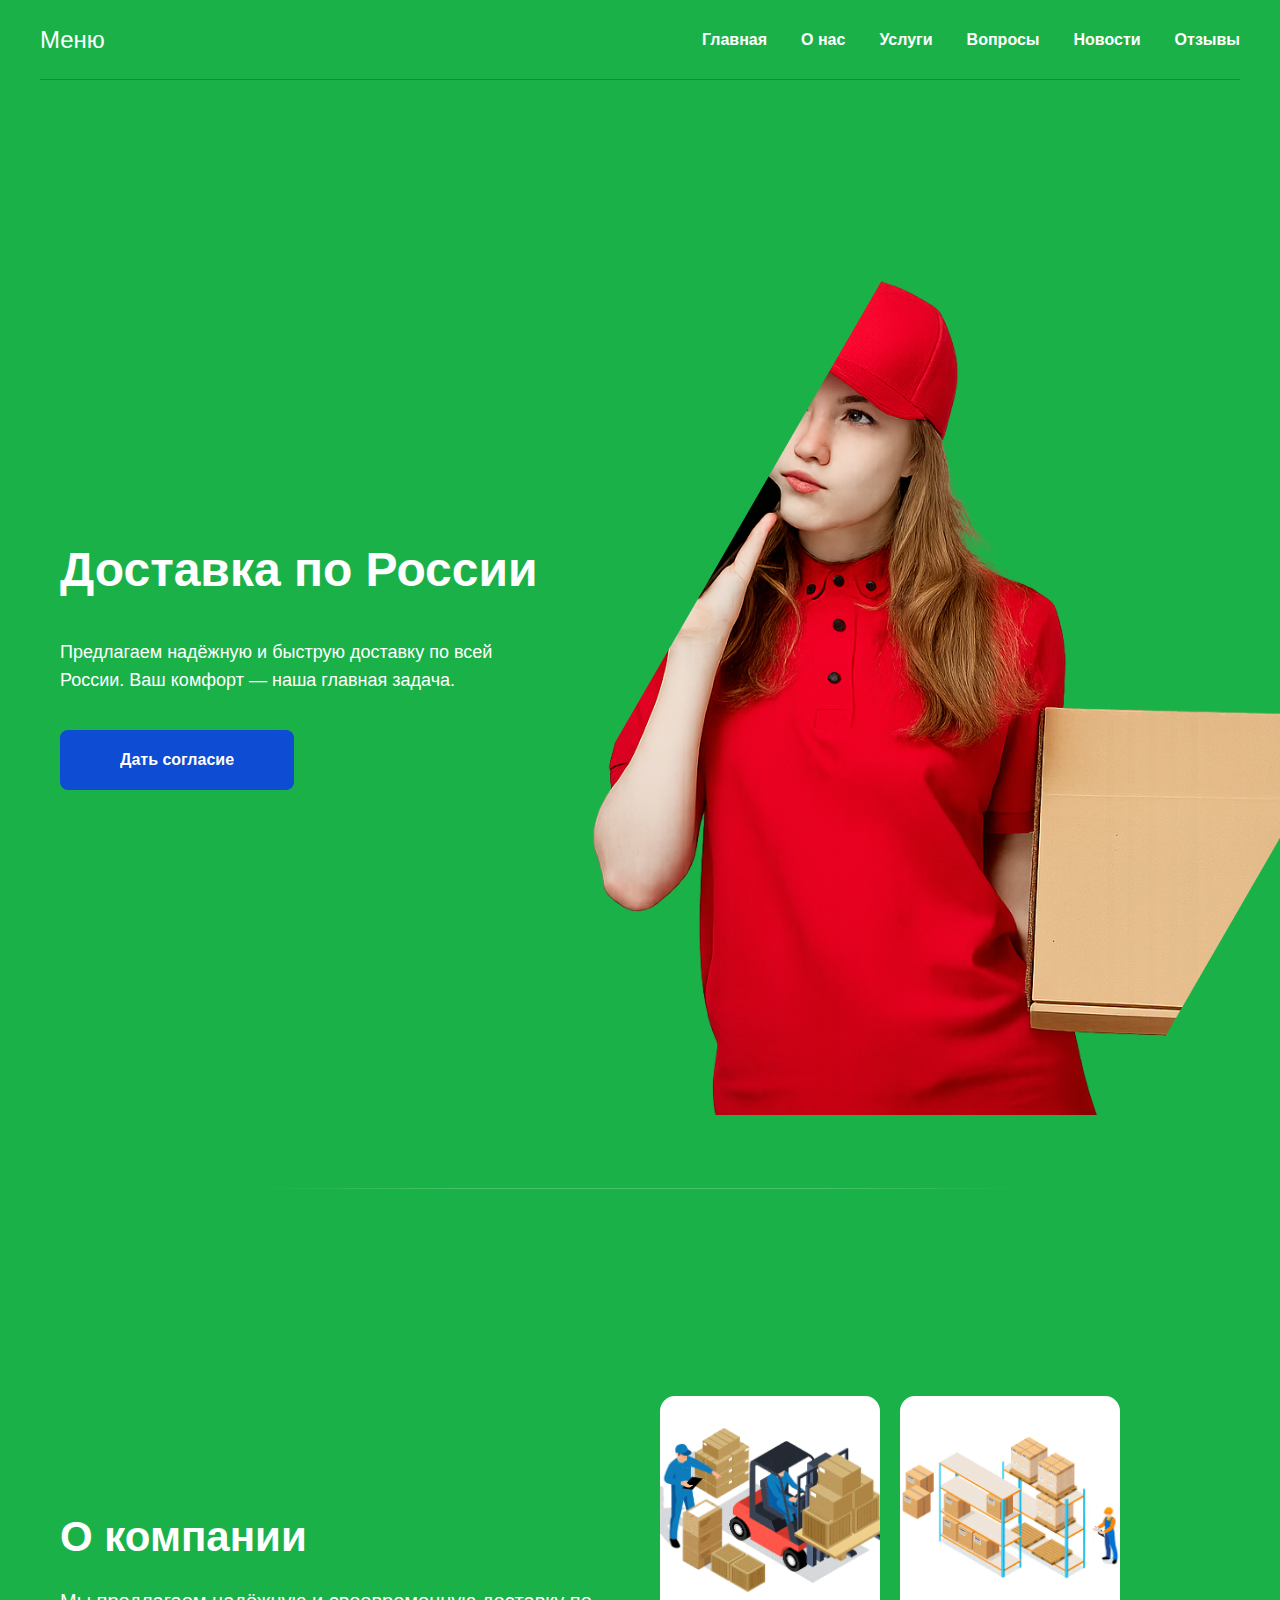
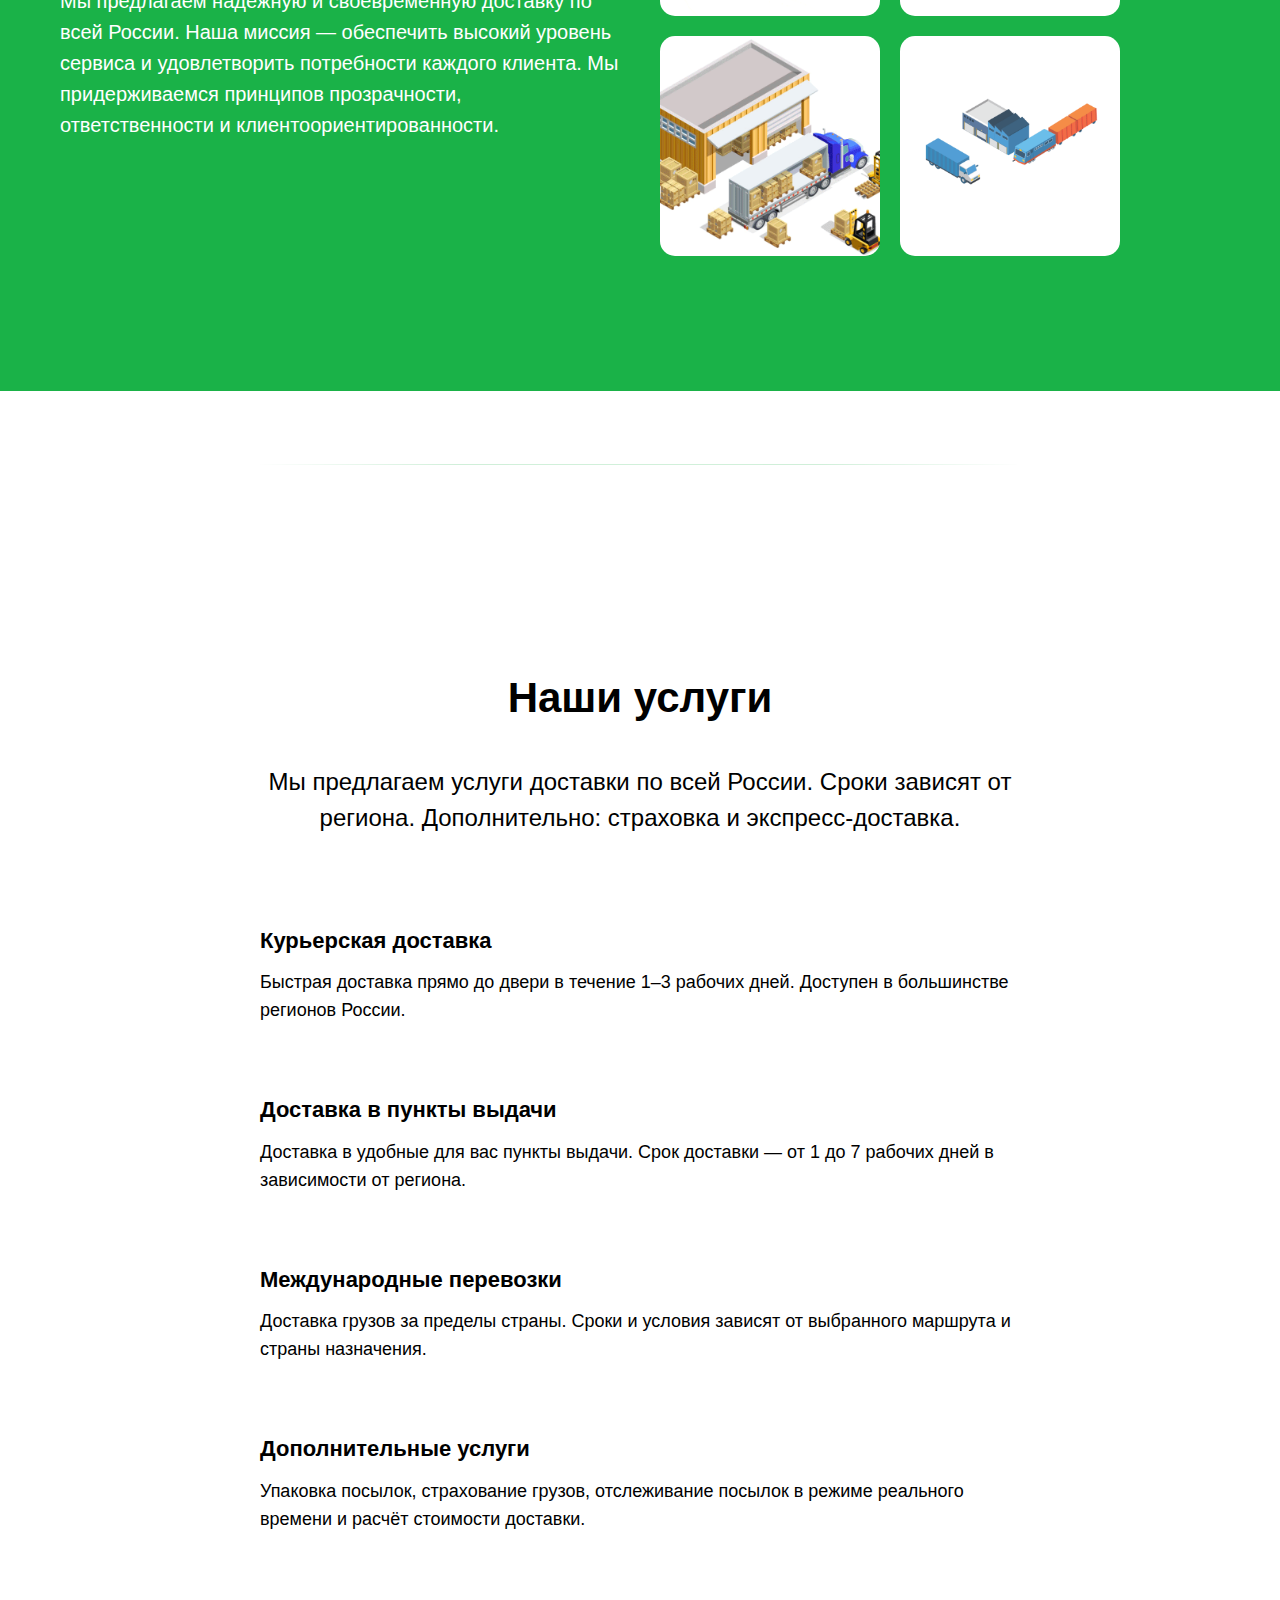
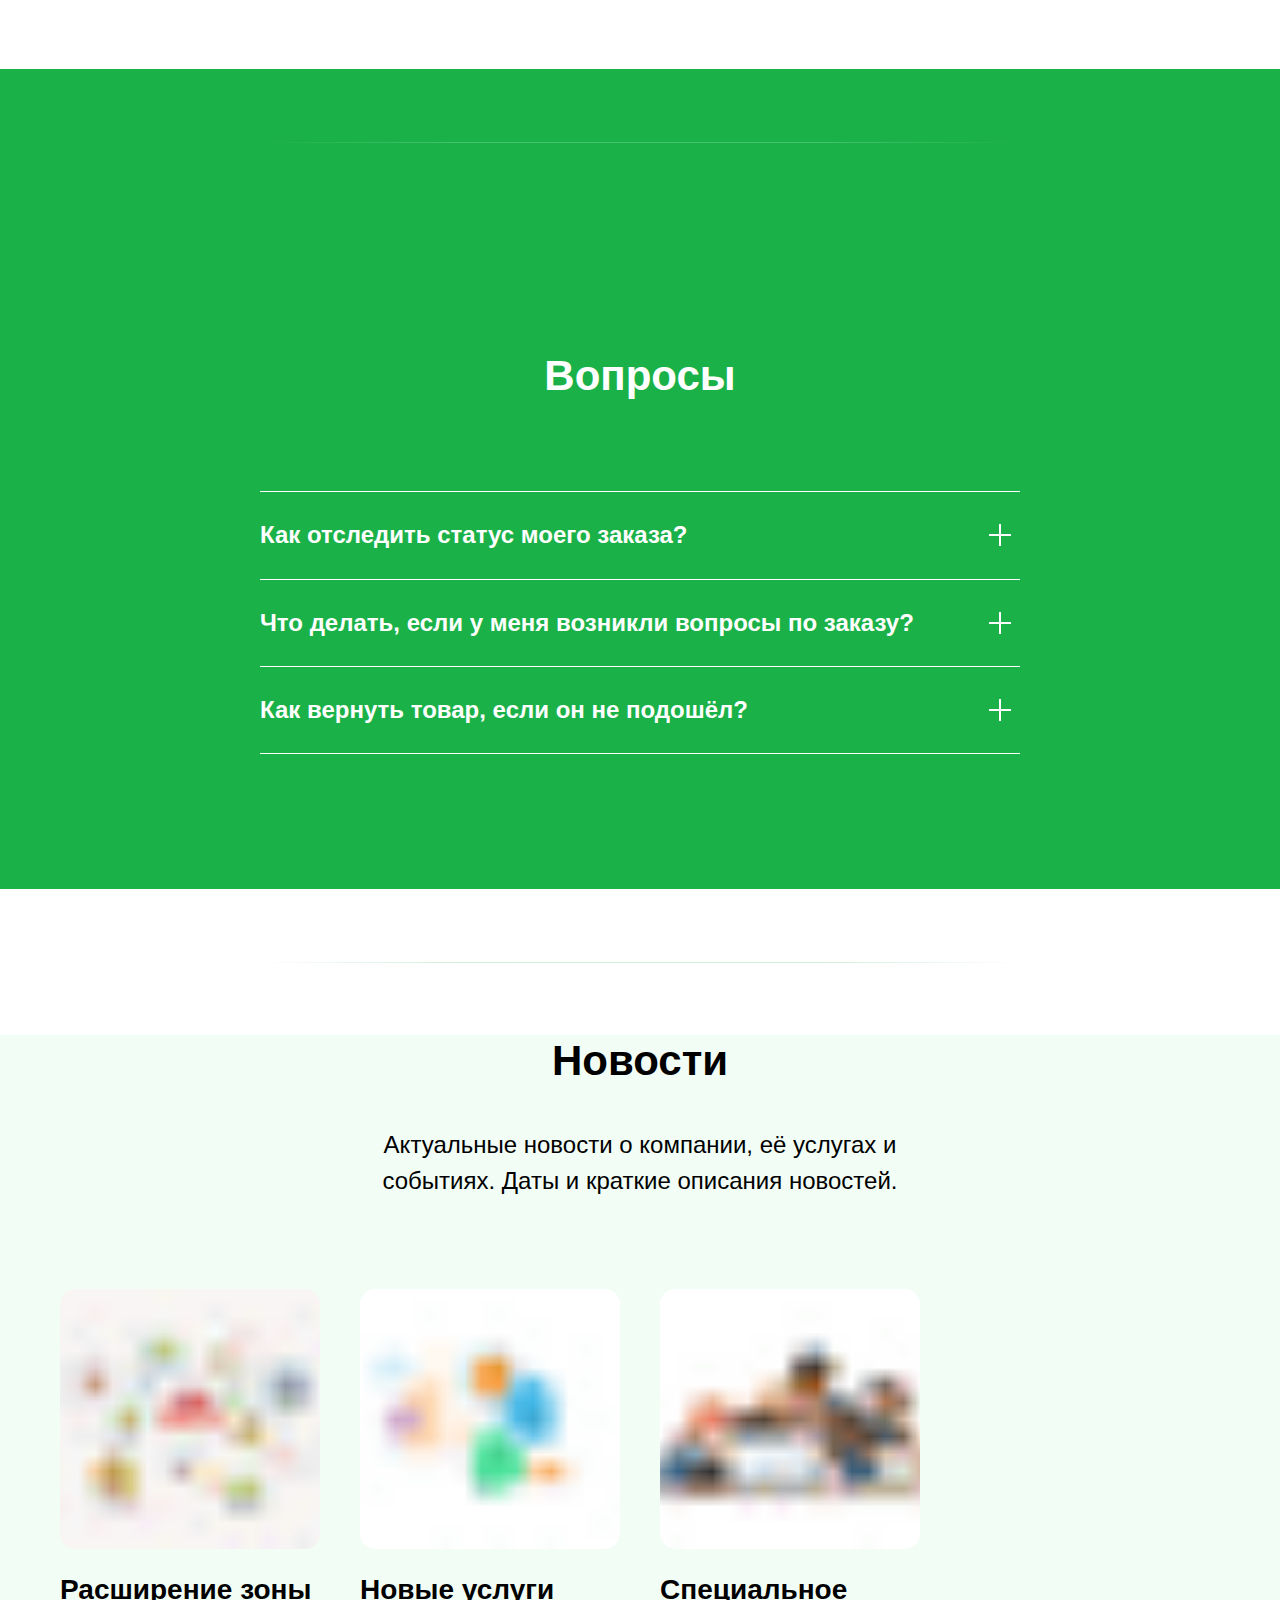
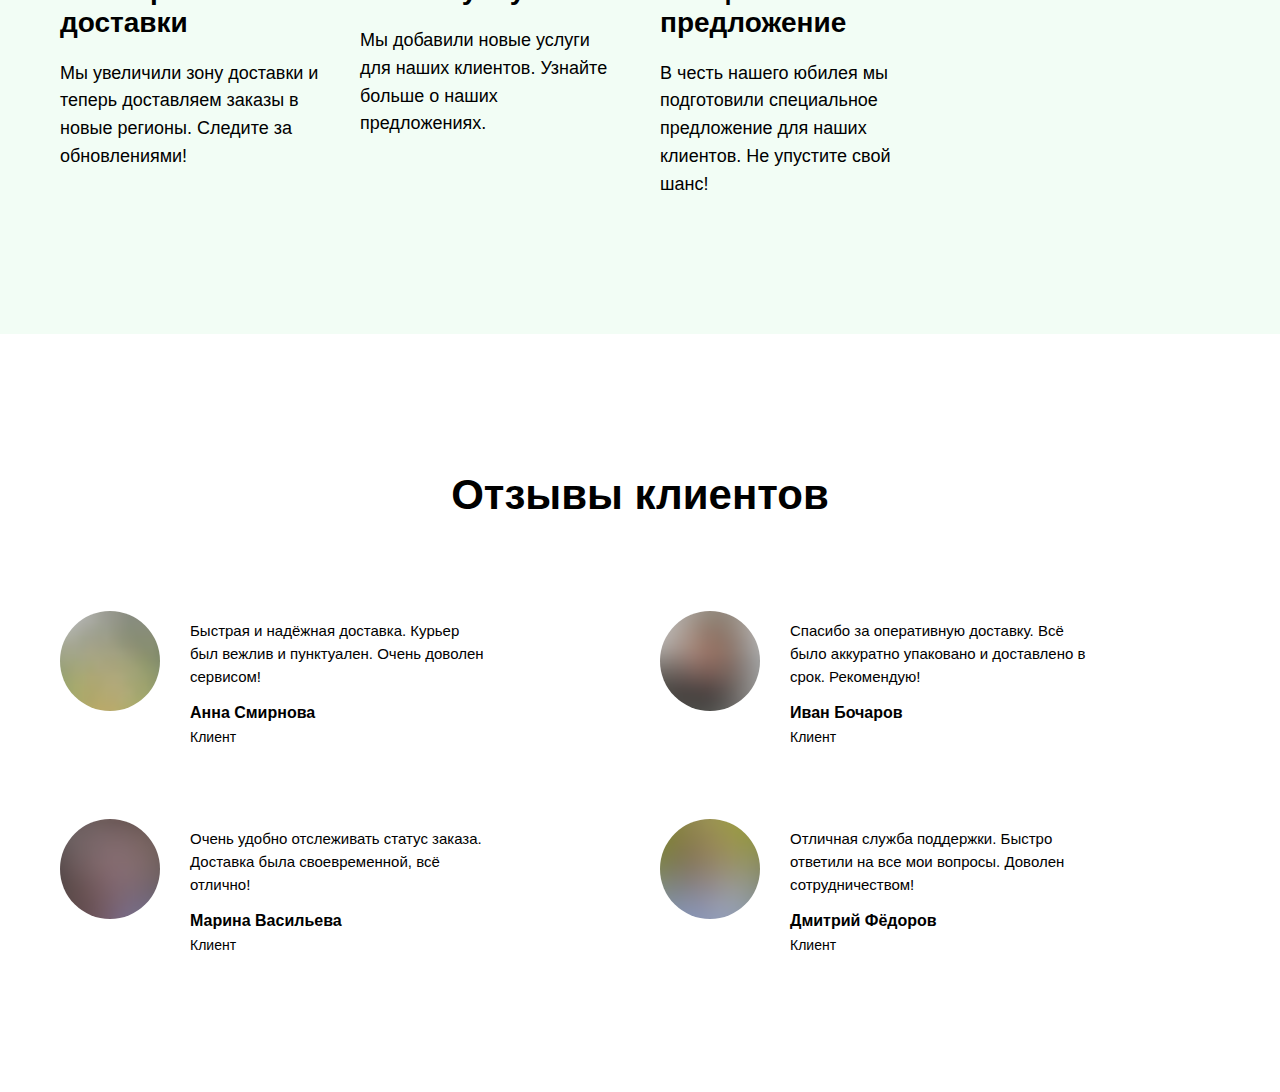
<file: index.html>
<!DOCTYPE html> <html> <head> <meta charset="utf-8" /> <meta http-equiv="Content-Type" content="text/html; charset=utf-8" /> <meta name="viewport" content="width=device-width, initial-scale=1.0" /> <!--metatextblock--> <title>Доставка</title> <meta property="og:url" content="http://rfdostavka.ru.tilda.ws" /> <meta property="og:title" content="Доставка" /> <meta property="og:description" content="" /> <meta property="og:type" content="website" /> <meta property="og:image" content="images/tild3966-3361-4237-b764-343763303930__-__resize__504x__dkwjdwd.png" /> <link rel="canonical" href="http://rfdostavka.ru.tilda.ws"> <!--/metatextblock--> <meta name="format-detection" content="telephone=no" /> <meta http-equiv="x-dns-prefetch-control" content="on"> <link rel="dns-prefetch" href="https://ws.tildacdn.com">  <link rel="shortcut icon" href="images/tild3566-3439-4330-a636-393666616661__10053720.png" type="image/x-icon" /> <!-- Assets --> <script src="https://neo.tildacdn.com/js/tilda-fallback-1.0.min.js" async charset="utf-8"></script> <link rel="stylesheet" href="css/tilda-grid-3.0.min.css" type="text/css" media="all" onerror="this.loaderr='y';"/> <link rel="stylesheet" href="css/tilda-blocks-page74059773.min.css?t=1756126283" type="text/css" media="all" onerror="this.loaderr='y';" /> <link rel="stylesheet" href="css/tilda-cards-1.0.min.css" type="text/css" media="all" onerror="this.loaderr='y';" /> <link rel="stylesheet" href="css/fonts-tildasans.css" type="text/css" media="all" onerror="this.loaderr='y';" /> <script nomodule src="js/tilda-polyfill-1.0.min.js" charset="utf-8"></script> <script type="text/javascript">function t_onReady(func) {if(document.readyState!='loading') {func();} else {document.addEventListener('DOMContentLoaded',func);}}
function t_onFuncLoad(funcName,okFunc,time) {if(typeof window[funcName]==='function') {okFunc();} else {setTimeout(function() {t_onFuncLoad(funcName,okFunc,time);},(time||100));}}function t_throttle(fn,threshhold,scope) {return function() {fn.apply(scope||this,arguments);};}</script> <script src="js/tilda-scripts-3.0.min.js" charset="utf-8" defer onerror="this.loaderr='y';"></script> <script src="js/tilda-blocks-page74059773.min.js?t=1756126283" charset="utf-8" async onerror="this.loaderr='y';"></script> <script src="js/lazyload-1.3.min.export.js" charset="utf-8" async onerror="this.loaderr='y';"></script> <script src="js/tilda-menu-1.0.min.js" charset="utf-8" async onerror="this.loaderr='y';"></script> <script src="js/tilda-cards-1.0.min.js" charset="utf-8" async onerror="this.loaderr='y';"></script> <script src="js/tilda-text-clamp.min.js" charset="utf-8" async onerror="this.loaderr='y';"></script> <script src="js/tilda-skiplink-1.0.min.js" charset="utf-8" async onerror="this.loaderr='y';"></script> <script src="js/tilda-events-1.0.min.js" charset="utf-8" async onerror="this.loaderr='y';"></script> <script type="text/javascript">window.dataLayer=window.dataLayer||[];</script> <script type="text/javascript">(function() {if((/bot|google|yandex|baidu|bing|msn|duckduckbot|teoma|slurp|crawler|spider|robot|crawling|facebook/i.test(navigator.userAgent))===false&&typeof(sessionStorage)!='undefined'&&sessionStorage.getItem('visited')!=='y'&&document.visibilityState){var style=document.createElement('style');style.type='text/css';style.innerHTML='@media screen and (min-width: 980px) {.t-records {opacity: 0;}.t-records_animated {-webkit-transition: opacity ease-in-out .2s;-moz-transition: opacity ease-in-out .2s;-o-transition: opacity ease-in-out .2s;transition: opacity ease-in-out .2s;}.t-records.t-records_visible {opacity: 1;}}';document.getElementsByTagName('head')[0].appendChild(style);function t_setvisRecs(){var alr=document.querySelectorAll('.t-records');Array.prototype.forEach.call(alr,function(el) {el.classList.add("t-records_animated");});setTimeout(function() {Array.prototype.forEach.call(alr,function(el) {el.classList.add("t-records_visible");});sessionStorage.setItem("visited","y");},400);}
document.addEventListener('DOMContentLoaded',t_setvisRecs);}})();</script></head> <body class="t-body" style="margin:0;"> <!--allrecords--> <div id="allrecords" data-tilda-export="yes" class="t-records" data-hook="blocks-collection-content-node" data-tilda-project-id="14198921" data-tilda-page-id="74059773" data-tilda-formskey="3e01d61773e508c114ff4a0714198921" data-tilda-cookie="no" data-tilda-lazy="yes" data-tilda-root-zone="com" data-tilda-project-country="RU"> <div id="rec1229196726" class="r t-rec t-rec_pb_120 t-rec_pb-res-480_45" style="padding-bottom:120px;background-color:#1ab248; " data-animationappear="off" data-record-type="456" data-bg-color="#1ab248"> <!-- T456 --> <div id="nav1229196726marker"></div> <div class="tmenu-mobile tmenu-mobile_positionfixed"> <div class="tmenu-mobile__container"> <div class="tmenu-mobile__burgerlogo"> <a href="https://google.com"> <div class="tmenu-mobile__burgerlogo__title t-title" field="title">Меню</div> </a> </div> <button type="button"
class="t-menuburger t-menuburger_first "
aria-label="Навигационное меню"
aria-expanded="false"> <span style="background-color:#ffffff;"></span> <span style="background-color:#ffffff;"></span> <span style="background-color:#ffffff;"></span> <span style="background-color:#ffffff;"></span> </button> <script>function t_menuburger_init(recid) {var rec=document.querySelector('#rec' + recid);if(!rec) return;var burger=rec.querySelector('.t-menuburger');if(!burger) return;var isSecondStyle=burger.classList.contains('t-menuburger_second');if(isSecondStyle&&!window.isMobile&&!('ontouchend' in document)) {burger.addEventListener('mouseenter',function() {if(burger.classList.contains('t-menuburger-opened')) return;burger.classList.remove('t-menuburger-unhovered');burger.classList.add('t-menuburger-hovered');});burger.addEventListener('mouseleave',function() {if(burger.classList.contains('t-menuburger-opened')) return;burger.classList.remove('t-menuburger-hovered');burger.classList.add('t-menuburger-unhovered');setTimeout(function() {burger.classList.remove('t-menuburger-unhovered');},300);});}
burger.addEventListener('click',function() {if(!burger.closest('.tmenu-mobile')&&!burger.closest('.t450__burger_container')&&!burger.closest('.t466__container')&&!burger.closest('.t204__burger')&&!burger.closest('.t199__js__menu-toggler')) {burger.classList.toggle('t-menuburger-opened');burger.classList.remove('t-menuburger-unhovered');}});var menu=rec.querySelector('[data-menu="yes"]');if(!menu) return;var menuLinks=menu.querySelectorAll('.t-menu__link-item');var submenuClassList=['t978__menu-link_hook','t978__tm-link','t966__tm-link','t794__tm-link','t-menusub__target-link'];Array.prototype.forEach.call(menuLinks,function(link) {link.addEventListener('click',function() {var isSubmenuHook=submenuClassList.some(function(submenuClass) {return link.classList.contains(submenuClass);});if(isSubmenuHook) return;burger.classList.remove('t-menuburger-opened');});});menu.addEventListener('clickedAnchorInTooltipMenu',function() {burger.classList.remove('t-menuburger-opened');});}
t_onReady(function() {t_onFuncLoad('t_menuburger_init',function(){t_menuburger_init('1229196726');});});</script> <style>.t-menuburger{position:relative;flex-shrink:0;width:28px;height:20px;padding:0;border:none;background-color:transparent;outline:none;-webkit-transform:rotate(0deg);transform:rotate(0deg);transition:transform .5s ease-in-out;cursor:pointer;z-index:999;}.t-menuburger span{display:block;position:absolute;width:100%;opacity:1;left:0;-webkit-transform:rotate(0deg);transform:rotate(0deg);transition:.25s ease-in-out;height:3px;background-color:#000;}.t-menuburger span:nth-child(1){top:0px;}.t-menuburger span:nth-child(2),.t-menuburger span:nth-child(3){top:8px;}.t-menuburger span:nth-child(4){top:16px;}.t-menuburger__big{width:42px;height:32px;}.t-menuburger__big span{height:5px;}.t-menuburger__big span:nth-child(2),.t-menuburger__big span:nth-child(3){top:13px;}.t-menuburger__big span:nth-child(4){top:26px;}.t-menuburger__small{width:22px;height:14px;}.t-menuburger__small span{height:2px;}.t-menuburger__small span:nth-child(2),.t-menuburger__small span:nth-child(3){top:6px;}.t-menuburger__small span:nth-child(4){top:12px;}.t-menuburger-opened span:nth-child(1){top:8px;width:0%;left:50%;}.t-menuburger-opened span:nth-child(2){-webkit-transform:rotate(45deg);transform:rotate(45deg);}.t-menuburger-opened span:nth-child(3){-webkit-transform:rotate(-45deg);transform:rotate(-45deg);}.t-menuburger-opened span:nth-child(4){top:8px;width:0%;left:50%;}.t-menuburger-opened.t-menuburger__big span:nth-child(1){top:6px;}.t-menuburger-opened.t-menuburger__big span:nth-child(4){top:18px;}.t-menuburger-opened.t-menuburger__small span:nth-child(1),.t-menuburger-opened.t-menuburger__small span:nth-child(4){top:6px;}@media (hover),(min-width:0\0){.t-menuburger_first:hover span:nth-child(1){transform:translateY(1px);}.t-menuburger_first:hover span:nth-child(4){transform:translateY(-1px);}.t-menuburger_first.t-menuburger__big:hover span:nth-child(1){transform:translateY(3px);}.t-menuburger_first.t-menuburger__big:hover span:nth-child(4){transform:translateY(-3px);}}.t-menuburger_second span:nth-child(2),.t-menuburger_second span:nth-child(3){width:80%;left:20%;right:0;}@media (hover),(min-width:0\0){.t-menuburger_second.t-menuburger-hovered span:nth-child(2),.t-menuburger_second.t-menuburger-hovered span:nth-child(3){animation:t-menuburger-anim 0.3s ease-out normal forwards;}.t-menuburger_second.t-menuburger-unhovered span:nth-child(2),.t-menuburger_second.t-menuburger-unhovered span:nth-child(3){animation:t-menuburger-anim2 0.3s ease-out normal forwards;}}.t-menuburger_second.t-menuburger-opened span:nth-child(2),.t-menuburger_second.t-menuburger-opened span:nth-child(3){left:0;right:0;width:100%!important;}.t-menuburger_third span:nth-child(4){width:70%;left:unset;right:0;}@media (hover),(min-width:0\0){.t-menuburger_third:not(.t-menuburger-opened):hover span:nth-child(4){width:100%;}}.t-menuburger_third.t-menuburger-opened span:nth-child(4){width:0!important;right:50%;}.t-menuburger_fourth{height:12px;}.t-menuburger_fourth.t-menuburger__small{height:8px;}.t-menuburger_fourth.t-menuburger__big{height:18px;}.t-menuburger_fourth span:nth-child(2),.t-menuburger_fourth span:nth-child(3){top:4px;opacity:0;}.t-menuburger_fourth span:nth-child(4){top:8px;}.t-menuburger_fourth.t-menuburger__small span:nth-child(2),.t-menuburger_fourth.t-menuburger__small span:nth-child(3){top:3px;}.t-menuburger_fourth.t-menuburger__small span:nth-child(4){top:6px;}.t-menuburger_fourth.t-menuburger__small span:nth-child(2),.t-menuburger_fourth.t-menuburger__small span:nth-child(3){top:3px;}.t-menuburger_fourth.t-menuburger__small span:nth-child(4){top:6px;}.t-menuburger_fourth.t-menuburger__big span:nth-child(2),.t-menuburger_fourth.t-menuburger__big span:nth-child(3){top:6px;}.t-menuburger_fourth.t-menuburger__big span:nth-child(4){top:12px;}@media (hover),(min-width:0\0){.t-menuburger_fourth:not(.t-menuburger-opened):hover span:nth-child(1){transform:translateY(1px);}.t-menuburger_fourth:not(.t-menuburger-opened):hover span:nth-child(4){transform:translateY(-1px);}.t-menuburger_fourth.t-menuburger__big:not(.t-menuburger-opened):hover span:nth-child(1){transform:translateY(3px);}.t-menuburger_fourth.t-menuburger__big:not(.t-menuburger-opened):hover span:nth-child(4){transform:translateY(-3px);}}.t-menuburger_fourth.t-menuburger-opened span:nth-child(1),.t-menuburger_fourth.t-menuburger-opened span:nth-child(4){top:4px;}.t-menuburger_fourth.t-menuburger-opened span:nth-child(2),.t-menuburger_fourth.t-menuburger-opened span:nth-child(3){opacity:1;}@keyframes t-menuburger-anim{0%{width:80%;left:20%;right:0;}50%{width:100%;left:0;right:0;}100%{width:80%;left:0;right:20%;}}@keyframes t-menuburger-anim2{0%{width:80%;left:0;}50%{width:100%;right:0;left:0;}100%{width:80%;left:20%;right:0;}}</style> </div> </div> <style>.tmenu-mobile{background-color:#111;display:none;width:100%;top:0;z-index:990;}.tmenu-mobile_positionfixed{position:fixed;}.tmenu-mobile__text{color:#fff;}.tmenu-mobile__container{min-height:64px;padding:20px;position:relative;box-sizing:border-box;display:-webkit-flex;display:-ms-flexbox;display:flex;-webkit-align-items:center;-ms-flex-align:center;align-items:center;-webkit-justify-content:space-between;-ms-flex-pack:justify;justify-content:space-between;}.tmenu-mobile__list{display:block;}.tmenu-mobile__burgerlogo{display:inline-block;font-size:24px;font-weight:400;white-space:nowrap;vertical-align:middle;}.tmenu-mobile__imglogo{height:auto;display:block;max-width:300px!important;box-sizing:border-box;padding:0;margin:0 auto;}@media screen and (max-width:980px){.tmenu-mobile__menucontent_hidden{display:none;height:100%;}.tmenu-mobile{display:block;}}@media screen and (max-width:980px){#rec1229196726 .tmenu-mobile{background-color:#1ab248;}#rec1229196726 .tmenu-mobile__menucontent_fixed{position:fixed;top:64px;}#rec1229196726 .t-menuburger{-webkit-order:1;-ms-flex-order:1;order:1;}}</style> <style> #rec1229196726 .tmenu-mobile__burgerlogo a{color:#ffffff;}</style> <style> #rec1229196726 .tmenu-mobile__burgerlogo__title{color:#ffffff;}</style> <div id="nav1229196726" class="t456 t456__positionstatic tmenu-mobile__menucontent_hidden tmenu-mobile__menucontent_fixed" style="background-color: rgba(26,178,72,1); " data-bgcolor-hex="#1ab248" data-bgcolor-rgba="rgba(26,178,72,1)" data-navmarker="nav1229196726marker" data-appearoffset="" data-bgopacity-two="" data-menushadow="" data-menushadow-css="" data-bgopacity="1" data-menu-items-align="right" data-menu="yes"> <div class="t456__maincontainer " style=""> <div class="t456__leftwrapper" style="min-width:90px;width:90px;"> <div class="t456__logowrapper"> <a href="https://google.com"> <div class="t456__logo t-title" field="title"">Меню</div> </a> </div> </div> <nav
class="t456__rightwrapper t456__menualign_right"
style=""> <ul role="list" class="t456__list t-menu__list"> <li class="t456__list_item"
style="padding:0 15px 0 0;"> <a class="t-menu__link-item"
href="#rec1229618701" data-menu-submenu-hook="" data-menu-item-number="1">Главная</a> </li> <li class="t456__list_item"
style="padding:0 15px;"> <a class="t-menu__link-item"
href="#rec1229276001" data-menu-submenu-hook="" data-menu-item-number="2">О нас</a> </li> <li class="t456__list_item"
style="padding:0 15px;"> <a class="t-menu__link-item"
href="#rec1229332461" data-menu-submenu-hook="" data-menu-item-number="3">Услуги</a> </li> <li class="t456__list_item"
style="padding:0 15px;"> <a class="t-menu__link-item"
href="#rec1229340306" data-menu-submenu-hook="" data-menu-item-number="4">Вопросы</a> </li> <li class="t456__list_item"
style="padding:0 15px;"> <a class="t-menu__link-item"
href="#rec1229342576" data-menu-submenu-hook="" data-menu-item-number="5">Новости</a> </li> <li class="t456__list_item"
style="padding:0 0 0 15px;"> <a class="t-menu__link-item"
href="#rec1229196931" data-menu-submenu-hook="" data-menu-item-number="6">Отзывы</a> </li> </ul> </nav> <div class="t456__linewrapper"> <hr class="t456__horizontalline" style=" background-color:#000000; opacity:0.2;"> </div> </div> </div> <style>@media screen and (max-width:980px){#rec1229196726 .t456__logowrapper{display:none!important;}#rec1229196726 .t456__mobile-text{display:none;}#rec1229196726 .t456__imglogo{padding:0;}}</style> <style>@media screen and (max-width:980px){#rec1229196726 .t456__leftcontainer{padding:20px;}}@media screen and (max-width:980px){#rec1229196726 .t456__imglogo{padding:20px 0;}}</style> <script type="text/javascript">t_onReady(function() {t_onFuncLoad('t_menu__highlightActiveLinks',function() {t_menu__highlightActiveLinks('.t456__list_item a');});});t_onReady(function() {t_onFuncLoad('t_menu__setBGcolor',function() {t_menu__setBGcolor('1229196726','.t456');window.addEventListener('resize',function() {t_menu__setBGcolor('1229196726','.t456');});});t_onFuncLoad('t_menu__interactFromKeyboard',function() {t_menu__interactFromKeyboard('1229196726');});});</script> <script type="text/javascript">t_onReady(function() {t_onFuncLoad('t_menu__createMobileMenu',function() {t_menu__createMobileMenu('1229196726','.t456');});});</script> <style>#rec1229196726 .t-menu__link-item{}@supports (overflow:-webkit-marquee) and (justify-content:inherit){#rec1229196726 .t-menu__link-item,#rec1229196726 .t-menu__link-item.t-active{opacity:1 !important;}}</style> <style> #rec1229196726 .t456__logowrapper a{color:#ffffff;}#rec1229196726 a.t-menu__link-item{color:#ffffff;font-weight:600;}</style> <style> #rec1229196726 .t456__logo{color:#ffffff;}</style> <!--[if IE 8]> <style>#rec1229196726 .t456{filter:progid:DXImageTransform.Microsoft.gradient(startColorStr='#D91ab248',endColorstr='#D91ab248');}</style> <![endif]--> </div> <div id="rec1229618701" class="r t-rec t-rec_pt_15 t-rec_pt-res-480_0 t-rec_pb_0 t-rec_pb-res-480_0" style="padding-top:15px;padding-bottom:0px;background-color:#1ab248; " data-animationappear="off" data-record-type="941" data-bg-color="#1ab248"> <!-- t941 --> <div class="t941"> <div class="t941__wrapper t-container" style="height:100vh"> <div class="t941__content t-col"> <div class="t941__textwrapper"> <div class="t941__title t-title t-title_sm " field="title">Доставка по России</div> <div class="t941__descr t-descr t-descr_sm " field="descr">Предлагаем надёжную и быструю доставку по всей России. Ваш комфорт — наша главная задача.</div> </div> <a
class="t-btn t-btnflex t-btnflex_type_button t-btnflex_md t941__btn"
href="page74062127.html"> <span class="t-btnflex__text">Дать согласие</span> <style>#rec1229618701 .t-btnflex.t-btnflex_type_button {color:#ffffff;background-color:#0d4cd3;border-style:none !important;border-radius:8px;box-shadow:none !important;white-space:normal;transition-duration:0.2s;transition-property:background-color,color,border-color,box-shadow,opacity,transform;transition-timing-function:ease-in-out;}</style> </a> </div> <div class="t941__cover-wrap"> <div class="t941__cover t-bgimg" data-original="images/tild3966-3361-4237-b764-343763303930__dkwjdwd.png"
bgimgfield="img"
style="background-image: url('images/tild3966-3361-4237-b764-343763303930__-__resizeb__20x__dkwjdwd.png');"
itemscope itemtype="http://schema.org/ImageObject"> <meta itemprop="image" content="images/tild3966-3361-4237-b764-343763303930__dkwjdwd.png"> </div> </div> </div> </div> <style> #rec1229618701 .t941__title{color:#ffffff;}#rec1229618701 .t941__descr{color:#ffffff;}</style> </div> <div id="rec1229276001" class="r t-rec t-rec_pt_60 t-rec_pt-res-480_15 t-rec_pb_60 t-rec_pb-res-480_30" style="padding-top:60px;padding-bottom:60px;background-color:#1ab248; " data-record-type="363" data-bg-color="#1ab248"> <!-- T029 20 --> <div class="t029"> <div class="t029__container t-container"> <div class="t029__col t-col t-col_8"> <div class="t029__linewrapper" style="opacity:0.2;"> <div class="t029__opacity t029__opacity_left" style="background-image: -moz-linear-gradient(right, #ffffff, rgba(255,255,255, 0)); background-image: -webkit-linear-gradient(right, #ffffff, rgba(255,255,255, 0)); background-image: -o-linear-gradient(right, #ffffff, rgba(255,255,255, 0)); background-image: -ms-linear-gradient(right, #ffffff, rgba(255,255,255, 0));"></div> <div class="t-divider t029__line" style="background: #ffffff;"></div> <div class="t029__opacity t029__opacity_right" style="background-image: -moz-linear-gradient(left, #ffffff, rgba(255,255,255, 0)); background-image: -webkit-linear-gradient(left, #ffffff, rgba(255,255,255, 0)); background-image: -o-linear-gradient(left, #ffffff, rgba(255,255,255, 0)); background-image: -ms-linear-gradient(left, #ffffff, rgba(255,255,255, 0));"></div> </div> </div> </div> </div> </div> <div id="rec1229196846" class="r t-rec t-rec_pt_135 t-rec_pt-res-480_15 t-rec_pb_135 t-rec_pb-res-480_90" style="padding-top:135px;padding-bottom:135px;background-color:#1ab248; " data-record-type="486" data-bg-color="#1ab248"> <!-- T486 --> <div class="t486"> <div class="t-container"> <div class="t486__top t-col t-col_6 "> <div class="t486__textwrapper t-align_left"> <div class="t486__content t-valign_middle"> <div class="t486__box"> <div class="t486__title t-title t-title_xs " field="title">О компании</div> <div class="t486__descr t-descr t-descr_md " field="descr">Мы предлагаем надёжную и своевременную доставку по всей России. Наша миссия — обеспечить высокий уровень сервиса и удовлетворить потребности каждого клиента. Мы придерживаемся принципов прозрачности, ответственности и клиентоориентированности.</div> </div> </div> </div> </div> <div class="t-col t-col_5 "> <div class="t486__imgcontainer"> <div class="t486__row"> <div class="t486__imgwrapper" itemscope itemtype="http://schema.org/ImageObject"> <meta itemprop="image" content="images/tild3638-3330-4466-b964-363935313264__lager_1.gif"> <div class="t486__blockimg t-bgimg" data-original="images/tild3638-3330-4466-b964-363935313264__lager_1.gif"
bgimgfield="img"
style="background-image:url('images/tild3638-3330-4466-b964-363935313264__-__resizeb__20x__lager_1.gif');"></div> <div class="t486__separator"></div> </div> <div class="t486__imgwrapper" itemscope itemtype="http://schema.org/ImageObject"> <meta itemprop="image" content="images/tild3837-6435-4635-a366-643636643831__lager2.gif"> <div class="t486__blockimg t-bgimg" data-original="images/tild3837-6435-4635-a366-643636643831__lager2.gif"
bgimgfield="img2"
style="background-image:url('images/tild3837-6435-4635-a366-643636643831__-__resizeb__20x__lager2.gif');"></div> <div class="t486__separator"></div> </div> </div> <div class="t486__row t486__row_last"> <div class="t486__imgwrapper" itemscope itemtype="http://schema.org/ImageObject"> <meta itemprop="image" content="images/tild6132-6339-4232-a636-366365363739__lager3.gif"> <div class="t486__blockimg t-bgimg" data-original="images/tild6132-6339-4232-a636-366365363739__lager3.gif"
bgimgfield="img3"
style="background-image:url('images/tild6132-6339-4232-a636-366365363739__-__resizeb__20x__lager3.gif');"></div> <div class="t486__separator"></div> </div> <div class="t486__imgwrapper" itemscope itemtype="http://schema.org/ImageObject"> <meta itemprop="image" content="images/tild3537-6633-4132-b630-613337386237__lager4.gif"> <div class="t486__blockimg t-bgimg" data-original="images/tild3537-6633-4132-b630-613337386237__lager4.gif"
bgimgfield="img4"
style="background-image:url('images/tild3537-6633-4132-b630-613337386237__-__resizeb__20x__lager4.gif');"></div> <div class="t486__separator"></div> </div> </div> </div> </div> </div> </div> <script>t_onReady(function() {t_onFuncLoad('t486_setHeight',function() {window.addEventListener('resize',t_throttle(function() {t486_setHeight('1229196846');}));t486_setHeight('1229196846');var rec=document.querySelector('#rec1229196846');if(rec) {var wrapper=rec.querySelector('.t486');if(wrapper) {wrapper.addEventListener('displayChanged',function() {t486_setHeight('1229196846');});}}});});</script> <style> #rec1229196846 .t486__title{color:#ffffff;}#rec1229196846 .t486__descr{color:#ffffff;}</style> <style> #rec1229196846 .t486__blockimg{border-radius:15px;}</style> </div> <div id="rec1229332461" class="r t-rec t-rec_pt_60 t-rec_pt-res-480_15 t-rec_pb_60 t-rec_pb-res-480_0" style="padding-top:60px;padding-bottom:60px;background-color:#ffffff; " data-record-type="363" data-bg-color="#ffffff"> <!-- T029 20 --> <div class="t029"> <div class="t029__container t-container"> <div class="t029__col t-col t-col_8"> <div class="t029__linewrapper" style="opacity:0.2;"> <div class="t029__opacity t029__opacity_left" style="background-image: -moz-linear-gradient(right, #1ab248, rgba(26,178,72, 0)); background-image: -webkit-linear-gradient(right, #1ab248, rgba(26,178,72, 0)); background-image: -o-linear-gradient(right, #1ab248, rgba(26,178,72, 0)); background-image: -ms-linear-gradient(right, #1ab248, rgba(26,178,72, 0));"></div> <div class="t-divider t029__line" style="background: #1ab248;"></div> <div class="t029__opacity t029__opacity_right" style="background-image: -moz-linear-gradient(left, #1ab248, rgba(26,178,72, 0)); background-image: -webkit-linear-gradient(left, #1ab248, rgba(26,178,72, 0)); background-image: -o-linear-gradient(left, #1ab248, rgba(26,178,72, 0)); background-image: -ms-linear-gradient(left, #1ab248, rgba(26,178,72, 0));"></div> </div> </div> </div> </div> </div> <div id="rec1229196851" class="r t-rec t-rec_pt_135 t-rec_pt-res-480_90 t-rec_pb_135 t-rec_pb-res-480_90" style="padding-top:135px;padding-bottom:135px;background-color:#ffffff; " data-animationappear="off" data-record-type="846" data-bg-color="#ffffff"> <!-- t846 --> <div class="t846"> <div class="t-section__container t-container t-container_flex"> <div class="t-col t-col_12 "> <div
class="t-section__title t-title t-title_xs t-align_center t-margin_auto"
field="btitle">
Наши услуги
</div> <div
class="t-section__descr t-descr t-descr_xl t-align_center t-margin_auto"
field="bdescr">
Мы предлагаем услуги доставки по всей России. Сроки зависят от региона. Дополнительно: страховка и экспресс-доставка.
</div> </div> </div> <style>.t-section__descr {max-width:560px;}#rec1229196851 .t-section__title {margin-bottom:40px;}#rec1229196851 .t-section__descr {margin-bottom:90px;}@media screen and (max-width:960px) {#rec1229196851 .t-section__title {margin-bottom:20px;}#rec1229196851 .t-section__descr {margin-bottom:45px;}}</style> <style> #rec1229196851 .t-section__title{color:#000000;}#rec1229196851 .t-section__descr{color:#000000;max-width:832px;}</style> <ul
class="t846__container t-card__container t-container"
role="list"
style="--column-margin:70px;"> <li
class="t846__col t-item t-col t-col_8 t-prefix_2 t-item"> <div class="t-card__col t-card__col_withoutbtn"> <div class="t-cell t-valign_top"> </div> <div class="t846__textwrapper t-cell t-valign_top" style=""> <style> #rec1229196851 .t-card__title{color:#000000;}#rec1229196851 .t-card__descr{color:#000000;}</style> <div class="t-card__title t-name t-name_lg t846__bottommargin" field="li_title__3427194723000">
Курьерская доставка
</div> <div class="t-card__descr t-descr t-descr_sm" field="li_descr__3427194723000">
Быстрая доставка прямо до двери в течение 1–3 рабочих дней. Доступен в большинстве регионов России.
</div> </div> </div> </li> <li
class="t846__col t-item t-col t-col_8 t-prefix_2 t-item"> <div class="t-card__col t-card__col_withoutbtn"> <div class="t-cell t-valign_top"> </div> <div class="t846__textwrapper t-cell t-valign_top" style=""> <style> #rec1229196851 .t-card__title{color:#000000;}#rec1229196851 .t-card__descr{color:#000000;}</style> <div class="t-card__title t-name t-name_lg t846__bottommargin" field="li_title__3427194723001">
Доставка в пункты выдачи
</div> <div class="t-card__descr t-descr t-descr_sm" field="li_descr__3427194723001">
Доставка в удобные для вас пункты выдачи. Срок доставки — от 1 до 7 рабочих дней в зависимости от региона.
</div> </div> </div> </li> <li
class="t846__col t-item t-col t-col_8 t-prefix_2 t-item"> <div class="t-card__col t-card__col_withoutbtn"> <div class="t-cell t-valign_top"> </div> <div class="t846__textwrapper t-cell t-valign_top" style=""> <style> #rec1229196851 .t-card__title{color:#000000;}#rec1229196851 .t-card__descr{color:#000000;}</style> <div class="t-card__title t-name t-name_lg t846__bottommargin" field="li_title__3427194723002">
Международные перевозки
</div> <div class="t-card__descr t-descr t-descr_sm" field="li_descr__3427194723002">
Доставка грузов за пределы страны. Сроки и условия зависят от выбранного маршрута и страны назначения.
</div> </div> </div> </li> <li
class="t846__col t-item t-col t-col_8 t-prefix_2 t-item"> <div class="t-card__col t-card__col_withoutbtn"> <div class="t-cell t-valign_top"> </div> <div class="t846__textwrapper t-cell t-valign_top" style=""> <style> #rec1229196851 .t-card__title{color:#000000;}#rec1229196851 .t-card__descr{color:#000000;}</style> <div class="t-card__title t-name t-name_lg t846__bottommargin" field="li_title__3427194723003">
Дополнительные услуги
</div> <div class="t-card__descr t-descr t-descr_sm" field="li_descr__3427194723003">
Упаковка посылок, страхование грузов, отслеживание посылок в режиме реального времени и расчёт стоимости доставки.
</div> </div> </div> </li> </ul> </div> <script>t_onReady(function() {t_onFuncLoad('t846_init',function() {t846_init('1229196851');});});</script> </div> <div id="rec1229340306" class="r t-rec t-rec_pt_60 t-rec_pt-res-480_15 t-rec_pb_60 t-rec_pb-res-480_15" style="padding-top:60px;padding-bottom:60px;background-color:#1ab248; " data-record-type="363" data-bg-color="#1ab248"> <!-- T029 20 --> <div class="t029"> <div class="t029__container t-container"> <div class="t029__col t-col t-col_8"> <div class="t029__linewrapper" style="opacity:0.2;"> <div class="t029__opacity t029__opacity_left" style="background-image: -moz-linear-gradient(right, #ffffff, rgba(255,255,255, 0)); background-image: -webkit-linear-gradient(right, #ffffff, rgba(255,255,255, 0)); background-image: -o-linear-gradient(right, #ffffff, rgba(255,255,255, 0)); background-image: -ms-linear-gradient(right, #ffffff, rgba(255,255,255, 0));"></div> <div class="t-divider t029__line" style="background: #ffffff;"></div> <div class="t029__opacity t029__opacity_right" style="background-image: -moz-linear-gradient(left, #ffffff, rgba(255,255,255, 0)); background-image: -webkit-linear-gradient(left, #ffffff, rgba(255,255,255, 0)); background-image: -o-linear-gradient(left, #ffffff, rgba(255,255,255, 0)); background-image: -ms-linear-gradient(left, #ffffff, rgba(255,255,255, 0));"></div> </div> </div> </div> </div> </div> <div id="rec1229196881" class="r t-rec t-rec_pt_135 t-rec_pt-res-480_90 t-rec_pb_135 t-rec_pb-res-480_90" style="padding-top:135px;padding-bottom:135px;background-color:#1ab248; " data-animationappear="off" data-record-type="849" data-bg-color="#1ab248"> <!-- t849--> <div class="t849"> <div class="t-section__container t-container t-container_flex"> <div class="t-col t-col_12 "> <div
class="t-section__title t-title t-title_xs t-align_center t-margin_auto"
field="btitle">
Вопросы
</div> </div> </div> <style>.t-section__descr {max-width:560px;}#rec1229196881 .t-section__title {margin-bottom:90px;}#rec1229196881 .t-section__descr {}@media screen and (max-width:960px) {#rec1229196881 .t-section__title {margin-bottom:45px;}}</style> <style> #rec1229196881 .t-section__title{color:#ffffff;}#rec1229196881 .t-section__descr{color:#ffffff;}</style> <div class="t-container"> <div class="t-item t-col t-col_8 t-prefix_2"> <div class="t849__accordion" data-accordion="false"> <div class="t849__wrapper"> <div class="t849__header " style="border-top: 1px solid #ffffff"> <button type="button"
class="t849__trigger-button "
aria-controls="accordion1_1229196881"
aria-expanded="false"> <span class="t849__title t-name t-name_xl" field="li_title__6277140218031">Как отследить статус моего заказа?</span> <svg class="t849__icon" role="presentation" focusable="false" viewBox="0 0 40 40" xmlns="http://www.w3.org/2000/svg"> <circle cx="20" cy="20" r="20" stroke-width="0" /> <g class="t849__lines" stroke-width="2px" fill="none"> <path d="M9 20H31" /> <path d="M20 9V31" /> </g> </svg> </button> </div> <div class="t849__content"
id="accordion1_1229196881"
hidden > <div class="t849__textwrapper"> <div class="t849__text t-descr t-descr_sm" field="li_descr__6277140218031">Вы можете отслеживать статус вашего заказа по номеру заказа. </div> </div> </div> </div> </div> </div> <div class="t-item t-col t-col_8 t-prefix_2"> <div class="t849__accordion" data-accordion="false"> <div class="t849__wrapper"> <div class="t849__header " style="border-top: 1px solid #ffffff"> <button type="button"
class="t849__trigger-button "
aria-controls="accordion2_1229196881"
aria-expanded="false"> <span class="t849__title t-name t-name_xl" field="li_title__6277140218032">Что делать, если у меня возникли вопросы по заказу?</span> <svg class="t849__icon" role="presentation" focusable="false" viewBox="0 0 40 40" xmlns="http://www.w3.org/2000/svg"> <circle cx="20" cy="20" r="20" stroke-width="0" /> <g class="t849__lines" stroke-width="2px" fill="none"> <path d="M9 20H31" /> <path d="M20 9V31" /> </g> </svg> </button> </div> <div class="t849__content"
id="accordion2_1229196881"
hidden > <div class="t849__textwrapper"> <div class="t849__text t-descr t-descr_sm" field="li_descr__6277140218032">Вы можете обратиться в нашу службу поддержки клиентов по телефону или электронной почте.</div> </div> </div> </div> </div> </div> <div class="t-item t-col t-col_8 t-prefix_2"> <div class="t849__accordion" data-accordion="false"> <div class="t849__wrapper"> <div class="t849__header " style="border-top: 1px solid #ffffff"> <button type="button"
class="t849__trigger-button "
aria-controls="accordion3_1229196881"
aria-expanded="false"> <span class="t849__title t-name t-name_xl" field="li_title__6277140218033">Как вернуть товар, если он не подошёл?</span> <svg class="t849__icon" role="presentation" focusable="false" viewBox="0 0 40 40" xmlns="http://www.w3.org/2000/svg"> <circle cx="20" cy="20" r="20" stroke-width="0" /> <g class="t849__lines" stroke-width="2px" fill="none"> <path d="M9 20H31" /> <path d="M20 9V31" /> </g> </svg> </button> </div> <div class="t849__content"
id="accordion3_1229196881"
hidden > <div class="t849__textwrapper"> <div class="t849__text t-descr t-descr_sm" field="li_descr__6277140218033">Для возврата товара вам необходимо связаться с нашей службой поддержки, указать номер заказа и описать причину возврата.</div> </div> </div> </div> </div> <div class="t849__border" style="height: 1px; background-color: #ffffff"></div> </div> </div> </div> <style>#rec1229196881 .t849__icon {stroke:#ffffff;}@media (hover:hover) {#rec1229196881 .t849__trigger-button:hover .t849__icon {fill:#10a0fe;stroke:#ffffff;}}#rec1229196881 .t849__trigger-button:focus-visible .t849__icon {fill:#10a0fe;stroke:#ffffff;}</style> <script type="text/javascript">t_onReady(function() {t_onFuncLoad('t849_init',function() {t849_init('1229196881');});});</script> <style> #rec1229196881 .t849__title{color:#ffffff;}#rec1229196881 .t849__text{color:#ffffff;}</style> </div> <div id="rec1229342576" class="r t-rec t-rec_pt_60 t-rec_pt-res-480_15 t-rec_pb_60 t-rec_pb-res-480_0" style="padding-top:60px;padding-bottom:60px;background-color:#ffffff; " data-record-type="363" data-bg-color="#ffffff"> <!-- T029 20 --> <div class="t029"> <div class="t029__container t-container"> <div class="t029__col t-col t-col_8"> <div class="t029__linewrapper" style="opacity:0.2;"> <div class="t029__opacity t029__opacity_left" style="background-image: -moz-linear-gradient(right, #1ab248, rgba(26,178,72, 0)); background-image: -webkit-linear-gradient(right, #1ab248, rgba(26,178,72, 0)); background-image: -o-linear-gradient(right, #1ab248, rgba(26,178,72, 0)); background-image: -ms-linear-gradient(right, #1ab248, rgba(26,178,72, 0));"></div> <div class="t-divider t029__line" style="background: #1ab248;"></div> <div class="t029__opacity t029__opacity_right" style="background-image: -moz-linear-gradient(left, #1ab248, rgba(26,178,72, 0)); background-image: -webkit-linear-gradient(left, #1ab248, rgba(26,178,72, 0)); background-image: -o-linear-gradient(left, #1ab248, rgba(26,178,72, 0)); background-image: -ms-linear-gradient(left, #1ab248, rgba(26,178,72, 0));"></div> </div> </div> </div> </div> </div> <div id="rec1229196941" class="r t-rec t-rec_pt_0 t-rec_pt-res-480_45 t-rec_pb_135 t-rec_pb-res-480_0" style="padding-top:0px;padding-bottom:135px;background-color:#f2fdf5; " data-animationappear="off" data-record-type="649" data-bg-color="#f2fdf5"> <!-- T649 --> <div class="t649"> <div class="t-section__container t-container t-container_flex"> <div class="t-col t-col_12 "> <div
class="t-section__title t-title t-title_xs t-align_center t-margin_auto"
field="btitle"> <span style=""><span style=""><span style="">Новости</span></span></span> </div> <div
class="t-section__descr t-descr t-descr_xl t-align_center t-margin_auto"
field="bdescr">
Актуальные новости о компании, её услугах и событиях. Даты и краткие описания новостей.
</div> </div> </div> <style>.t-section__descr {max-width:560px;}#rec1229196941 .t-section__title {margin-bottom:40px;}#rec1229196941 .t-section__descr {margin-bottom:90px;}@media screen and (max-width:960px) {#rec1229196941 .t-section__title {margin-bottom:20px;}#rec1229196941 .t-section__descr {margin-bottom:60px;}}</style> <style> #rec1229196941 .t-section__title{color:#000000;}#rec1229196941 .t-section__descr{color:#000000;max-width:560px;}</style> <div class="t-card__container t-container"> <div class="t-card__col t-card__col_withoutbtn t649__col t-col t-col_3 t-align_left t-item"> <div class="t649__blockimg t649__blockimg_1-1 t-bgimg" data-original="images/tild3433-3631-4533-a562-303565343564__connect-network_expe.gif"
style="background: url('images/tild3433-3631-4533-a562-303565343564__-__resizeb__20x__connect-network_expe.gif') center center no-repeat; background-size:cover;"
bgimgfield="li_img__9257133932500"
itemscope itemtype="http://schema.org/ImageObject"> <meta itemprop="image" content="images/tild3433-3631-4533-a562-303565343564__connect-network_expe.gif"> </div> <div class="t649__textwrapper t649__sp"> <style> #rec1229196941 .t-card__title{color:#000000;}#rec1229196941 .t-card__descr{color:#000000;}</style> <div class="t-card__title t-heading t-heading_sm" field="li_title__9257133932500">
Расширение зоны доставки
</div> <div class="t-card__descr t-text t-text_sm" field="li_descr__9257133932500">
Мы увеличили зону доставки и теперь доставляем заказы в новые регионы. Следите за обновлениями!
</div> </div> </div> <div class="t-card__col t-card__col_withoutbtn t649__col t-col t-col_3 t-align_left t-item"> <div class="t649__blockimg t649__blockimg_1-1 t-bgimg" data-original="images/tild6261-3130-4431-a431-623833616162__super26.gif"
style="background: url('images/tild6261-3130-4431-a431-623833616162__-__resizeb__20x__super26.gif') center center no-repeat; background-size:cover;"
bgimgfield="li_img__9257133932501"
itemscope itemtype="http://schema.org/ImageObject"> <meta itemprop="image" content="images/tild6261-3130-4431-a431-623833616162__super26.gif"> </div> <div class="t649__textwrapper t649__sp"> <style> #rec1229196941 .t-card__title{color:#000000;}#rec1229196941 .t-card__descr{color:#000000;}</style> <div class="t-card__title t-heading t-heading_sm" field="li_title__9257133932501">
Новые услуги
</div> <div class="t-card__descr t-text t-text_sm" field="li_descr__9257133932501">
Мы добавили новые услуги для наших клиентов. Узнайте больше о наших предложениях.
</div> </div> </div> <div class="t-card__col t-card__col_withoutbtn t649__col t-col t-col_3 t-align_left t-item"> <div class="t649__blockimg t649__blockimg_1-1 t-bgimg" data-original="images/tild3330-6432-4934-b566-343631396634__1111.gif"
style="background: url('images/tild3330-6432-4934-b566-343631396634__-__resizeb__20x__1111.gif') center center no-repeat; background-size:cover;"
bgimgfield="li_img__9257133932502"
itemscope itemtype="http://schema.org/ImageObject"> <meta itemprop="image" content="images/tild3330-6432-4934-b566-343631396634__1111.gif"> </div> <div class="t649__textwrapper t649__sp"> <style> #rec1229196941 .t-card__title{color:#000000;}#rec1229196941 .t-card__descr{color:#000000;}</style> <div class="t-card__title t-heading t-heading_sm" field="li_title__9257133932502">
Специальное предложение
</div> <div class="t-card__descr t-text t-text_sm" field="li_descr__9257133932502">
В честь нашего юбилея мы подготовили специальное предложение для наших клиентов. Не упустите свой шанс!
</div> </div> </div> </div> </div> <script>t_onReady(function() {t_onFuncLoad('t649_init',function() {t649_init('1229196941');});});</script> <style> #rec1229196941 .t649__blockimg{border-radius:15px;}</style> </div> <div id="rec1229196931" class="r t-rec t-rec_pt_135 t-rec_pt-res-480_45 t-rec_pb_135 t-rec_pb-res-480_90" style="padding-top:135px;padding-bottom:135px;background-color:#ffffff; " data-record-type="525" data-bg-color="#ffffff"> <!-- t525 --> <div class="t525"> <div class="t-section__container t-container t-container_flex"> <div class="t-col t-col_12 "> <div
class="t-section__title t-title t-title_xs t-align_center t-margin_auto"
field="btitle">
Отзывы клиентов
</div> </div> </div> <style>.t-section__descr {max-width:560px;}#rec1229196931 .t-section__title {margin-bottom:90px;}#rec1229196931 .t-section__descr {}@media screen and (max-width:960px) {#rec1229196931 .t-section__title {margin-bottom:40px;}}</style> <style> #rec1229196931 .t-section__title{color:#000000;}</style> <ul role="list" class="t525__container t-container"> <li class="t-item t525__col t-col t-col_6 t-list__item"> <div class="t-cell t-valign_top"> <div class="t525__bgimg t525__img_circle t-bgimg" data-original="images/tild3466-6136-4836-b036-653664303533__111111113.jpg"
bgimgfield="li_img__1818376272000"
style=" background-image: url('images/tild3466-6136-4836-b036-653664303533__-__resizeb__20x__111111113.jpg');"
itemscope itemtype="http://schema.org/ImageObject"> <meta itemprop="image" content="images/tild3466-6136-4836-b036-653664303533__111111113.jpg"> </div> </div> <div class="t525__textwrapper t525__textwr_leftpadding t-cell t-valign_top"> <div class="t525__text t-text t-text_xs" field="li_text__1818376272000" style="">Быстрая и надёжная доставка. Курьер был вежлив и пунктуален. Очень доволен сервисом!</div> <div class="t525__title t-name t-name_xs" field="li_title__1818376272000" style="">Анна Смирнова</div> <div class="t525__descr t-descr t-descr_xxs" field="li_descr__1818376272000" style="">Клиент</div> </div> </li> <li class="t-item t525__col t-col t-col_6 t-list__item"> <div class="t-cell t-valign_top"> <div class="t525__bgimg t525__img_circle t-bgimg" data-original="images/tild3434-3664-4134-a134-643437343564__noroot.png"
bgimgfield="li_img__1818376272001"
style=" background-image: url('images/tild3434-3664-4134-a134-643437343564__-__resizeb__20x__noroot.png');"
itemscope itemtype="http://schema.org/ImageObject"> <meta itemprop="image" content="images/tild3434-3664-4134-a134-643437343564__noroot.png"> </div> </div> <div class="t525__textwrapper t525__textwr_leftpadding t-cell t-valign_top"> <div class="t525__text t-text t-text_xs" field="li_text__1818376272001" style="">Спасибо за оперативную доставку. Всё было аккуратно упаковано и доставлено в срок. Рекомендую!</div> <div class="t525__title t-name t-name_xs" field="li_title__1818376272001" style="">Иван Бочаров</div> <div class="t525__descr t-descr t-descr_xxs" field="li_descr__1818376272001" style="">Клиент</div> </div> </li> <li class="t-item t525__col t-col t-col_6 t-list__item"> <div class="t-cell t-valign_top"> <div class="t525__bgimg t525__img_circle t-bgimg" data-original="images/tild6135-3963-4463-b466-313233643937__noroot.png"
bgimgfield="li_img__4818376272002"
style=" background-image: url('images/tild6135-3963-4463-b466-313233643937__-__resizeb__20x__noroot.png');"
itemscope itemtype="http://schema.org/ImageObject"> <meta itemprop="image" content="images/tild6135-3963-4463-b466-313233643937__noroot.png"> </div> </div> <div class="t525__textwrapper t525__textwr_leftpadding t-cell t-valign_top"> <div class="t525__text t-text t-text_xs" field="li_text__4818376272002" style="">Очень удобно отслеживать статус заказа. Доставка была своевременной, всё отлично!</div> <div class="t525__title t-name t-name_xs" field="li_title__4818376272002" style="">Марина Васильева</div> <div class="t525__descr t-descr t-descr_xxs" field="li_descr__4818376272002" style="">Клиент</div> </div> </li> <li class="t-item t525__col t-col t-col_6 t-list__item"> <div class="t-cell t-valign_top"> <div class="t525__bgimg t525__img_circle t-bgimg" data-original="images/tild6563-6336-4435-a137-373030356466__noroot.png"
bgimgfield="li_img__6818376272003"
style=" background-image: url('images/tild6563-6336-4435-a137-373030356466__-__resizeb__20x__noroot.png');"
itemscope itemtype="http://schema.org/ImageObject"> <meta itemprop="image" content="images/tild6563-6336-4435-a137-373030356466__noroot.png"> </div> </div> <div class="t525__textwrapper t525__textwr_leftpadding t-cell t-valign_top"> <div class="t525__text t-text t-text_xs" field="li_text__6818376272003" style="">Отличная служба поддержки. Быстро ответили на все мои вопросы. Доволен сотрудничеством!</div> <div class="t525__title t-name t-name_xs" field="li_title__6818376272003" style="">Дмитрий Фёдоров</div> <div class="t525__descr t-descr t-descr_xxs" field="li_descr__6818376272003" style="">Клиент</div> </div> </li> </ul> </div> <style>.t-review-social-links{line-height:0px;}.t-review-social-links__wrapper{display:-webkit-box;display:-ms-flexbox;display:flex;-webkit-box-align:center;-ms-flex-align:center;align-items:center;-ms-flex-wrap:wrap;flex-wrap:wrap;width:auto;}.t-review-social-links{margin-top:15px;}.t-review-social-links__item{padding:0px 4px;}.t-review-social-links__item svg{width:20px;height:20px;}.t-review-social-links__wrapper_round .t-review-social-links__item svg{width:23px;height:23px;}.t-review-social-links__item:first-child{padding-left:0px;}@media screen and (max-width:960px){.t-review-social-links__item{margin-bottom:3px;}}@media screen and (max-width:640px){.t-review-social-links{margin-top:13px;}.t-review-social-links__item{padding:0px 3px;}.t-review-social-links__item svg{width:17px;height:17px;}.t-review-social-links__wrapper_round .t-review-social-links__item svg{width:20px;height:20px;}}</style> <script>function t_social_init(recid,groupName) {var rec=document.getElementById('rec' + recid);if(!rec) return;var socialLinks=rec.querySelectorAll('.' + groupName + '-social-links');Array.prototype.forEach.call(socialLinks,function(link) {var socialAttr=link.getAttribute('data-social-links');var socialWrapper=link.querySelector('.' + groupName + '-social-links__wrapper');link.removeAttribute('data-social-links');if(socialAttr) {var dataLinks=socialAttr.split(',');if(dataLinks.length>7) {dataLinks=dataLinks.slice(0,7);}
Array.prototype.forEach.call(dataLinks,function(item) {t_social_add_item(item.trim(),socialWrapper,groupName);});}});}
function t_social_add_item(item,socialWrapper,groupName) {var fill=socialWrapper.getAttribute('data-social-color')||'#000000';var isRoundIcon=socialWrapper.classList.contains(groupName + '-social-links__wrapper_round');if(item.indexOf('tel:')!==-1) {var phone='<div class="' + groupName + '-social-links__item">';phone+='<a href="' + item + '" target="_blank">';if(isRoundIcon) {phone+='<svg role="presentation" class="' + groupName + '-social-links__svg" width="30" height="30" viewBox="0 0 100 100" fill="none" xmlns="http://www.w3.org/2000/svg"><path fill-rule="evenodd" clip-rule="evenodd" d="M50 100C77.6142 100 100 77.6142 100 50C100 22.3858 77.6142 0 50 0C22.3858 0 0 22.3858 0 50C0 77.6142 22.3858 100 50 100ZM32.3668 30.3616C33.8958 28.835 34.6798 28.1875 35.1534 28.0601C35.715 27.909 36.2052 28.0405 36.7168 28.4797C37.1497 28.8512 38.2438 29.9713 38.9927 30.8096C41.1931 33.2729 43.8747 36.6359 44.2503 37.4031C44.3639 37.6353 44.375 37.701 44.3558 38.0323C44.3204 38.643 44.196 38.8343 43.3793 39.5344C42.0767 40.6509 40.0803 42.739 39.3824 43.7149C38.9257 44.3535 38.9126 44.7536 39.3248 45.483C39.675 46.1027 41.378 48.345 42.5783 49.7667C44.5875 52.1467 46.9159 54.3696 49.1773 56.0669C50.8579 57.3283 53.2214 58.7821 54.8035 59.5275C55.9343 60.0603 56.2878 60.0303 57.0122 59.3401C57.7069 58.6782 58.5246 57.6102 59.8946 55.5759C60.3408 54.9132 60.7739 54.3136 60.857 54.2434C61.1104 54.0293 61.3967 53.9282 61.8141 53.9055C62.0813 53.891 62.2608 53.9062 62.4057 53.9555C62.6843 54.0504 63.4107 54.5045 66.36 56.4276C67.7285 57.32 69.2454 58.3032 69.7309 58.6125C72.4818 60.3651 72.7871 60.6005 72.9291 61.0781C73.1185 61.7157 72.9605 62.1254 72.063 63.3233C70.9487 64.8107 69.0734 66.8197 67.674 68.0252C66.5388 69.0032 65.0797 69.9865 63.6409 70.743L63.0188 71.0701L62.389 71.0696C60.5532 71.0685 58.822 70.7024 56.1724 69.7552C49.967 67.5366 44.465 64.2895 39.647 60.0025C38.7431 59.1981 36.6429 57.0816 35.8606 56.1866C33.2537 53.2039 31.2905 50.2948 29.5948 46.9021C28.373 44.4575 27.2502 41.6203 27.0609 40.4995C26.7835 38.8572 27.4592 36.7086 28.9757 34.4108C29.8832 33.0359 30.8773 31.8488 32.3668 30.3616V30.3616Z" fill="' + fill + '"/></svg>';} else {phone+='<svg role="presentation" class="' + groupName + '-social-links__svg" width="30" height="30" viewBox="0 0 100 100" fill="none" xmlns="http://www.w3.org/2000/svg"><path d="M79.6737 54.027C78.7931 54.027 77.8726 53.7468 76.992 53.5467C75.2103 53.1483 73.4583 52.6267 71.7488 51.9858C69.892 51.3103 67.851 51.3453 66.0185 52.0842C64.186 52.8231 62.6916 54.2137 61.8227 55.9882L60.9422 57.8293C57.0551 55.6248 53.4641 52.9349 50.2556 49.8244C47.1451 46.616 44.4552 43.025 42.2507 39.1379L44.0918 38.2974C45.8664 37.4285 47.2569 35.934 47.9958 34.1016C48.7347 32.2691 48.7698 30.2281 48.0943 28.3713C47.4587 26.6463 46.9372 24.8814 46.5333 23.088C46.3332 22.2075 46.1731 21.2869 46.053 20.4064C45.567 17.5871 44.0903 15.0341 41.889 13.2069C39.6876 11.3798 36.9062 10.3987 34.0457 10.4403H21.9983C20.3062 10.4381 18.6328 10.7935 17.0877 11.4832C15.5427 12.173 14.1608 13.1815 13.0328 14.4427C11.8814 15.7381 11.024 17.2675 10.5197 18.9256C10.0153 20.5838 9.87588 22.3315 10.111 24.0486C12.2867 40.7074 19.8978 56.183 31.7643 68.0756C43.657 79.9421 59.1325 87.5532 75.7913 89.7289C76.3109 89.7686 76.8327 89.7686 77.3522 89.7289C80.3037 89.7332 83.1534 88.6504 85.3572 86.6871C86.6183 85.559 87.6269 84.1772 88.3166 82.6321C89.0064 81.087 89.3618 79.4136 89.3596 77.7216V65.7142C89.338 62.9486 88.3624 60.2753 86.5977 58.1459C84.8329 56.0165 82.3871 54.5616 79.6737 54.027ZM81.6349 78.0417C81.6336 78.6003 81.5154 79.1523 81.2879 79.6624C81.0604 80.1725 80.7287 80.6294 80.3141 81.0036C79.8754 81.4032 79.3534 81.7003 78.7857 81.8734C78.2181 82.0465 77.6191 82.0911 77.032 82.0042C62.096 80.0535 48.2154 73.2468 37.5278 62.6323C26.8311 51.9356 19.9652 38.0067 17.9958 23.008C17.9089 22.421 17.9535 21.8219 18.1266 21.2543C18.2997 20.6867 18.5968 20.1646 18.9964 19.726C19.3752 19.3063 19.8385 18.9716 20.3559 18.744C20.8733 18.5163 21.433 18.4009 21.9983 18.4052H34.0057C34.9309 18.3825 35.8353 18.6813 36.5651 19.2505C37.2948 19.8197 37.8048 20.6242 38.0081 21.5271C38.0081 22.6077 38.3683 23.7284 38.6085 24.8091C39.0711 26.9058 39.6864 28.9659 40.4496 30.9729L34.8462 33.6145C33.883 34.0566 33.1346 34.8627 32.7649 35.8559C32.3646 36.8303 32.3646 37.9233 32.7649 38.8977C38.5252 51.2363 48.4435 61.1546 60.7821 66.9149C61.7565 67.3152 62.8495 67.3152 63.8239 66.9149C64.8171 66.5453 65.6232 65.7968 66.0653 64.8336L68.5869 59.2302C70.6518 59.9832 72.7644 60.5982 74.9107 61.0713C75.9514 61.3115 77.0721 61.5116 78.1527 61.6717C79.0556 61.875 79.8601 62.385 80.4293 63.1147C80.9985 63.8445 81.2973 64.7489 81.2746 65.6742L81.6349 78.0417ZM58.0204 10C57.0998 10 56.1392 10 55.2187 10C54.1571 10.0902 53.175 10.5984 52.4881 11.4129C51.8013 12.2273 51.4662 13.2811 51.5564 14.3427C51.6466 15.4042 52.1549 16.3864 52.9693 17.0732C53.7837 17.76 54.8376 18.0951 55.8991 18.0049H58.0204C64.3895 18.0049 70.4977 20.535 75.0014 25.0387C79.505 29.5423 82.0351 35.6505 82.0351 42.0196C82.0351 42.7401 82.0351 43.4205 82.0351 44.1409C81.9464 45.1968 82.28 46.2448 82.9627 47.0551C83.6455 47.8655 84.6217 48.372 85.6774 48.4636H85.9975C86.9995 48.4677 87.9665 48.0958 88.7076 47.4214C89.4487 46.747 89.9098 45.8193 90 44.8214C90 43.9008 90 42.9402 90 42.0196C90 33.5344 86.632 25.3962 80.6358 19.3925C74.6396 13.3888 66.5056 10.0106 58.0204 10V10ZM66.0253 42.0196C66.0253 43.0812 66.447 44.0992 67.1976 44.8498C67.9482 45.6004 68.9662 46.0221 70.0278 46.0221C71.0893 46.0221 72.1073 45.6004 72.8579 44.8498C73.6085 44.0992 74.0302 43.0812 74.0302 42.0196C74.0302 37.7736 72.3435 33.7014 69.341 30.699C66.3386 27.6966 62.2665 26.0098 58.0204 26.0098C56.9589 26.0098 55.9408 26.4315 55.1902 27.1821C54.4396 27.9327 54.0179 28.9508 54.0179 30.0123C54.0179 31.0738 54.4396 32.0918 55.1902 32.8424C55.9408 33.593 56.9589 34.0147 58.0204 34.0147C60.1434 34.0147 62.1795 34.8581 63.6807 36.3593C65.1819 37.8605 66.0253 39.8966 66.0253 42.0196Z" fill="' + fill + '"/></svg>';}
phone+='</a>';phone+='</div>';socialWrapper.insertAdjacentHTML('beforeend',phone);return;}
else if(item.indexOf('mailto:')!==-1) {var email='<div class="' + groupName + '-social-links__item">';email+='<a href="' + item + '" target="_blank">';if(isRoundIcon) {email+='<svg role="presentation" class="' + groupName + '-social-links__svg" width="30" height="30" viewBox="0 0 100 100" fill="none" xmlns="http://www.w3.org/2000/svg"><path fill-rule="evenodd" clip-rule="evenodd" d="M50 100c27.6142 0 50-22.3858 50-50S77.6142 0 50 0 0 22.3858 0 50s22.3858 50 50 50ZM26.2268 34.1813c.3042-.9738.9636-1.693 1.8568-2.0249l.4151-.1543 21.4794-.0018c21.3404-.0017 21.4819-.0009 21.8807.1335.9642.3248 1.6814 1.1482 1.9797 2.2727l.0944.3556-1.7711 1.2707c-2.462 1.7666-6.8447 4.9166-8.8523 6.3624-.925.6662-2.2783 1.639-3.0072 2.1619-2.1029 1.5081-4.2894 3.0785-5.891 4.2312-3.6493 2.6264-4.3577 3.1288-4.4113 3.1288-.0541 0-.817-.5414-4.5039-3.1961-1.6149-1.1627-3.4655-2.4914-5.7994-4.1637-.7296-.5227-2.1661-1.5561-3.1924-2.2964-1.0262-.7404-2.4421-1.7593-3.1465-2.2642-.7044-.5051-2.3496-1.6873-3.656-2.6273s-2.646-1.9002-2.9769-2.1338c-.667-.4708-.675-.4878-.4981-1.0543Zm-.1497 27.1823c-.0616.0397-.0771-2.244-.0771-11.3267 0-6.257.0122-11.3764.0271-11.3764.015 0 1.063.7458 2.3291 1.6574 2.2612 1.628 3.4539 2.4857 6.7132 4.8273 2.1704 1.5593 4.0585 2.9159 5.6761 4.0785.7296.5244 1.3265.9876 1.3265 1.0293 0 .0718-.8103.6465-3.9486 2.8008-.7465.5124-2.0931 1.4401-2.9923 2.0616-.8992.6215-3.1064 2.1429-4.9049 3.3809-1.7984 1.238-3.4504 2.3784-3.6709 2.5342-.2206.1559-.4357.3058-.4782.3331Zm43.234-19.3639c.6277-.4485 1.9187-1.381 2.8688-2.0722.9502-.6912 1.7483-1.259 1.7738-1.2619.0255-.0028.0463 5.1143.0463 11.3713 0 9.0827-.0155 11.3664-.0771 11.3267-.0424-.0273-.2576-.1768-.4782-.3323-.2205-.1554-1.0951-.7591-1.9434-1.3415-.8483-.5824-1.6812-1.1582-1.8509-1.2795-.1697-.1213-.7388-.5155-1.2648-.8759-.526-.3604-1.3172-.9043-1.7583-1.2086-.4412-.3043-2.1348-1.4711-3.7635-2.593-4.735-3.2613-4.9358-3.4028-4.9358-3.4788 0-.0759.2206-.2386 4.0412-2.9806 1.3064-.9376 3.2359-2.3243 4.2879-3.0815 1.0519-.7573 2.4262-1.7437 3.054-2.1922ZM37.8152 57.1366c.3609-.2411 1.7297-1.1886 4.8121-3.3308 1.2215-.849 2.2627-1.5349 2.3136-1.5242.0509.0107 1.0504.7092 2.2211 1.5523 1.1706.8431 2.2361 1.5743 2.3676 1.625.3044.1171.6365.117.9414-.0003.1318-.0507 1.1964-.7809 2.3658-1.6228 1.1693-.8418 2.1572-1.5435 2.1951-1.5594.0604-.0253 1.5111.9576 5.8267 3.9476 1.1431.7919 2.7209 1.8798 5.9537 4.1051.9502.6541 2.9214 2.014 4.3805 3.022l2.653 1.8328-.0051.2599c-.0072.3723-.3476 1.0784-.7463 1.5482-.3863.4549-1.0056.8296-1.5552.9408C71.322 67.9767 63.8578 68 50 68c-13.8578 0-21.322-.0233-21.5392-.0672-.5496-.1112-1.1689-.4859-1.5552-.9408-.3741-.4409-.7126-1.118-.7618-1.5243l-.0316-.2603 1.656-1.14c.9108-.627 2.2112-1.5239 2.8899-1.9932 3.6716-2.539 6.8851-4.7559 7.1571-4.9376Z" fill="' + fill + '"/></svg>';} else {email+='<svg role="presentation" class="' + groupName + '-social-links__svg" width="30" height="30" viewBox="0 0 100 100" fill="none" xmlns="http://www.w3.org/2000/svg"><path d="M78 18H22C18.8174 18 15.7652 19.2643 13.5147 21.5147C11.2643 23.7652 10 26.8174 10 30V70C10 73.1826 11.2643 76.2348 13.5147 78.4853C15.7652 80.7357 18.8174 82 22 82H78C81.1826 82 84.2348 80.7357 86.4853 78.4853C88.7357 76.2348 90 73.1826 90 70V30C90 26.8174 88.7357 23.7652 86.4853 21.5147C84.2348 19.2643 81.1826 18 78 18V18ZM76.36 26L52.84 49.52C52.4681 49.8949 52.0257 50.1925 51.5383 50.3956C51.0509 50.5986 50.528 50.7032 50 50.7032C49.472 50.7032 48.9491 50.5986 48.4617 50.3956C47.9743 50.1925 47.5319 49.8949 47.16 49.52L23.64 26H76.36ZM82 70C82 71.0609 81.5786 72.0783 80.8284 72.8284C80.0783 73.5786 79.0609 74 78 74H22C20.9391 74 19.9217 73.5786 19.1716 72.8284C18.4214 72.0783 18 71.0609 18 70V31.64L41.52 55.16C43.77 57.4072 46.82 58.6694 50 58.6694C53.18 58.6694 56.23 57.4072 58.48 55.16L82 31.64V70Z" fill="' + fill + '"/></svg>';}
email+='</a>';email+='</div>';socialWrapper.insertAdjacentHTML('beforeend',email);}
else if(item.indexOf('telegram')!==-1||item.indexOf('t.me')!==-1) {var telegram='<div class="' + groupName + '-social-links__item">';telegram+='<a href="' + item + '" target="_blank">';if(isRoundIcon) {telegram+='<svg role="presentation" class="' + groupName + '-social-links__svg" width="30" height="30" viewBox="0 0 100 100" fill="none" xmlns="http://www.w3.org/2000/svg"><path fill-rule="evenodd" clip-rule="evenodd" d="M50 100c27.614 0 50-22.386 50-50S77.614 0 50 0 0 22.386 0 50s22.386 50 50 50Zm21.977-68.056c.386-4.38-4.24-2.576-4.24-2.576-3.415 1.414-6.937 2.85-10.497 4.302-11.04 4.503-22.444 9.155-32.159 13.734-5.268 1.932-2.184 3.864-2.184 3.864l8.351 2.577c3.855 1.16 5.91-.129 5.91-.129l17.988-12.238c6.424-4.38 4.882-.773 3.34.773l-13.49 12.882c-2.056 1.804-1.028 3.35-.129 4.123 2.55 2.249 8.82 6.364 11.557 8.16.712.467 1.185.778 1.292.858.642.515 4.111 2.834 6.424 2.319 2.313-.516 2.57-3.479 2.57-3.479l3.083-20.226c.462-3.511.993-6.886 1.417-9.582.4-2.546.705-4.485.767-5.362Z" fill="' + fill + '"/></svg>';} else {telegram+='<svg role="presentation" class="' + groupName + '-social-links__svg" width="30" height="30" viewBox="0 0 100 100" fill="none" xmlns="http://www.w3.org/2000/svg"><path d="M83.1797 17.5886C83.1797 17.5886 90.5802 14.7028 89.9635 21.711C89.758 24.5968 87.9079 34.6968 86.4688 45.6214L81.5351 77.9827C81.5351 77.9827 81.124 82.7235 77.4237 83.548C73.7233 84.3724 68.173 80.6623 67.145 79.8378C66.3227 79.2195 51.7273 69.9438 46.5878 65.4092C45.1488 64.1724 43.5042 61.6989 46.7934 58.8132L68.3785 38.201C70.8454 35.7274 73.3122 29.956 63.0336 36.9642L34.2535 56.5459C34.2535 56.5459 30.9644 58.6071 24.7973 56.752L11.4351 52.6295C11.4351 52.6295 6.50135 49.5377 14.9298 46.4457C35.4871 36.7579 60.7724 26.864 83.1797 17.5886Z" fill="' + fill + '"/></svg>';}
telegram+='</a>';telegram+='</div>';socialWrapper.insertAdjacentHTML('beforeend',telegram);}
else if(item.indexOf('whatsapp')!==-1||item.indexOf('wa.me')!==-1) {var whatsapp='<div class="' + groupName + '-social-links__item">';whatsapp+='<a href="' + item + '" target="_blank">';if(isRoundIcon) {whatsapp+='<svg role="presentation" class="' + groupName + '-social-links__svg" width="30" height="30" viewBox="0 0 100 100" fill="none" xmlns="http://www.w3.org/2000/svg"><path fill-rule="evenodd" clip-rule="evenodd" d="M50 100C77.6142 100 100 77.6142 100 50C100 22.3858 77.6142 0 50 0C22.3858 0 0 22.3858 0 50C0 77.6142 22.3858 100 50 100ZM69.7626 28.9928C64.6172 23.841 57.7739 21.0027 50.4832 21C35.4616 21 23.2346 33.2252 23.2292 48.2522C23.2274 53.0557 24.4823 57.7446 26.8668 61.8769L23 76L37.4477 72.2105C41.4282 74.3822 45.9107 75.5262 50.4714 75.528H50.4823C65.5029 75.528 77.7299 63.301 77.7363 48.2749C77.7408 40.9915 74.9089 34.1446 69.7626 28.9928ZM62.9086 53.9588C62.2274 53.6178 58.8799 51.9708 58.2551 51.7435C57.6313 51.5161 57.1766 51.4024 56.7228 52.0845C56.269 52.7666 54.964 54.2998 54.5666 54.7545C54.1692 55.2092 53.7718 55.2656 53.0915 54.9246C52.9802 54.8688 52.8283 54.803 52.6409 54.7217C51.6819 54.3057 49.7905 53.4855 47.6151 51.5443C45.5907 49.7382 44.2239 47.5084 43.8265 46.8272C43.4291 46.1452 43.7837 45.7769 44.1248 45.4376C44.3292 45.2338 44.564 44.9478 44.7987 44.662C44.9157 44.5194 45.0328 44.3768 45.146 44.2445C45.4345 43.9075 45.56 43.6516 45.7302 43.3049C45.7607 43.2427 45.7926 43.1776 45.8272 43.1087C46.0545 42.654 45.9409 42.2565 45.7708 41.9155C45.6572 41.6877 45.0118 40.1167 44.4265 38.6923C44.1355 37.984 43.8594 37.3119 43.671 36.8592C43.1828 35.687 42.6883 35.69 42.2913 35.6924C42.2386 35.6928 42.1876 35.6931 42.1386 35.6906C41.7421 35.6706 41.2874 35.667 40.8336 35.667C40.3798 35.667 39.6423 35.837 39.0175 36.5191C38.9773 36.5631 38.9323 36.6111 38.8834 36.6633C38.1738 37.4209 36.634 39.0648 36.634 42.2002C36.634 45.544 39.062 48.7748 39.4124 49.2411L39.415 49.2444C39.4371 49.274 39.4767 49.3309 39.5333 49.4121C40.3462 50.5782 44.6615 56.7691 51.0481 59.5271C52.6732 60.2291 53.9409 60.6475 54.9303 60.9612C56.5618 61.4796 58.046 61.4068 59.22 61.2313C60.5286 61.0358 63.2487 59.5844 63.8161 57.9938C64.3836 56.4033 64.3836 55.0392 64.2136 54.7554C64.0764 54.5258 63.7545 54.3701 63.2776 54.1395C63.1633 54.0843 63.0401 54.0247 62.9086 53.9588Z" fill="' + fill + '"/></svg>';} else {whatsapp+='<svg role="presentation" class="' + groupName + '-social-links__svg" width="30" height="30" viewBox="0 0 100 100" fill="none" xmlns="http://www.w3.org/2000/svg"><path fill-rule="evenodd" clip-rule="evenodd" d="M50.168 10C60.8239 10.004 70.8257 14.1522 78.346 21.6819C85.8676 29.2114 90.0066 39.2185 90 49.8636C89.9906 71.8252 72.1203 89.6956 50.1668 89.6956H50.1508C43.4852 89.6929 36.9338 88.0208 31.1162 84.8468L10 90.3853L15.6516 69.7437C12.1665 63.7042 10.3323 56.851 10.3349 49.8304C10.343 27.8676 28.2134 10 50.168 10V10ZM61.5376 54.7631C62.4507 55.0954 67.3433 57.5023 68.3389 58.0009C68.5313 58.0971 68.7113 58.1842 68.8784 58.265C69.5753 58.602 70.0458 58.8296 70.2462 59.1651C70.4947 59.5799 70.4947 61.5736 69.6654 63.8982C68.8359 66.2229 64.8605 68.3442 62.9478 68.63C61.2319 68.8865 59.0627 68.9928 56.6782 68.2353C55.2322 67.7767 53.3794 67.1653 51.0041 66.1392C41.6698 62.1082 35.3628 53.06 34.1747 51.3556C34.0919 51.2368 34.0341 51.1538 34.0017 51.1106L33.9981 51.1056C33.486 50.4243 29.9372 45.7022 29.9372 40.8149C29.9372 36.2325 32.1873 33.8303 33.2244 32.7232C33.2961 32.6467 33.3619 32.5763 33.4208 32.5118C34.3341 31.5149 35.412 31.2664 36.0751 31.2664C36.7385 31.2664 37.4029 31.2717 37.9826 31.301C38.0541 31.3046 38.1286 31.304 38.2056 31.3037C38.786 31.3001 39.5087 31.2957 40.2221 33.0089C40.4976 33.6707 40.9012 34.653 41.3265 35.6882C42.1818 37.7702 43.1251 40.066 43.2912 40.399C43.5397 40.8974 43.7058 41.4782 43.3736 42.1427C43.323 42.2436 43.2763 42.3387 43.2318 42.4295C42.9831 42.9364 42.7995 43.3104 42.378 43.8029C42.2125 43.9963 42.0413 44.2045 41.8703 44.4131C41.5273 44.8309 41.1842 45.2488 40.8853 45.5467C40.387 46.0425 39.8686 46.5808 40.4493 47.5777C41.0303 48.5731 43.028 51.8323 45.9867 54.472C49.1661 57.3091 51.93 58.5078 53.3318 59.1157C53.6058 59.2346 53.8279 59.3308 53.9907 59.4124C54.9849 59.9109 55.5658 59.8284 56.1465 59.1637C56.7274 58.4993 58.6347 56.2583 59.298 55.2615C59.9612 54.2646 60.6259 54.4307 61.5376 54.7631V54.7631Z" fill="' + fill + '"/></svg>';}
whatsapp+='</a>';whatsapp+='</div>';socialWrapper.insertAdjacentHTML('beforeend',whatsapp);}
else if(item.indexOf('viber.com')!==-1||item.indexOf('viber://')!==-1) {var viber='<div class="' + groupName + '-social-links__item">';viber+='<a href="' + item + '" target="_blank">';if(isRoundIcon) {viber+='<svg role="presentation" class="' + groupName + '-social-links__svg" width="30" height="30" viewBox="0 0 100 100" fill="none" xmlns="http://www.w3.org/2000/svg"><path fill-rule="evenodd" clip-rule="evenodd" d="M50 100c27.614 0 50-22.386 50-50S77.614 0 50 0 0 22.386 0 50s22.386 50 50 50Zm19.546-71.18c-1.304-1.184-6.932-4.72-18.674-4.772 0 0-13.905-.913-20.655 5.2-3.757 3.71-5.022 9.226-5.161 15.957l-.016.691c-.156 6.885-.433 19.013 11.47 22.32l-.053 10.386c0 .587.093.988.428 1.071.241.059.602-.066.91-.372 1.968-1.978 8.271-9.582 8.271-9.582 8.457.553 15.186-1.117 15.91-1.354.17-.054.415-.111.72-.183 2.752-.641 10.37-2.417 11.776-13.773 1.613-13.003-.594-21.88-4.926-25.589ZM48.664 31.51a.908.908 0 0 1 .914-.901c4.585.032 8.468 1.56 11.584 4.597 3.146 3.067 4.696 7.24 4.736 12.404a.908.908 0 1 1-1.815.013c-.037-4.79-1.461-8.458-4.188-11.117-2.757-2.688-6.18-4.053-10.33-4.082a.908.908 0 0 1-.9-.914Zm2.374 2.932a1.15 1.15 0 1 0-.168 2.294c2.918.213 5.067 1.184 6.597 2.854 1.541 1.684 2.304 3.784 2.248 6.389a1.15 1.15 0 0 0 2.3.05c.067-3.133-.87-5.826-2.851-7.992-2.01-2.193-4.758-3.349-8.126-3.595Zm1.156 4.454a.908.908 0 1 0-.095 1.812c1.335.07 2.223.458 2.8 1.054.58.6.964 1.535 1.033 2.936a.908.908 0 0 0 1.813-.09c-.083-1.677-.558-3.09-1.542-4.108-.987-1.021-2.368-1.519-4.009-1.604Zm1.805 15.633c-.594.732-1.698.64-1.698.64-8.066-2.06-10.224-10.23-10.224-10.23s-.097-1.104.638-1.698l1.458-1.158c.722-.557 1.183-1.908.448-3.228a34.125 34.125 0 0 0-1.839-2.881c-.641-.877-2.136-2.671-2.142-2.677-.72-.85-1.78-1.048-2.898-.466a.045.045 0 0 0-.012.003l-.011.003a12.062 12.062 0 0 0-2.986 2.432c-.69.833-1.085 1.65-1.185 2.45a1.57 1.57 0 0 0-.022.357c-.003.354.05.706.16 1.042l.038.026c.348 1.236 1.22 3.296 3.114 6.731a40.117 40.117 0 0 0 3.735 5.654c.703.89 1.456 1.74 2.256 2.543l.029.03.057.056.085.086.086.085.086.086a29.64 29.64 0 0 0 2.543 2.255 40.072 40.072 0 0 0 5.655 3.736c3.433 1.894 5.495 2.766 6.73 3.114l.026.038c.336.11.688.164 1.041.16.12.006.24-.001.358-.022.802-.095 1.618-.49 2.448-1.184a.032.032 0 0 0 .007-.004.101.101 0 0 0 .003-.004l.012-.008a12.09 12.09 0 0 0 2.41-2.97l.003-.01a.054.054 0 0 0 .002-.013c.583-1.117.385-2.177-.47-2.899l-.189-.154c-.484-.4-1.783-1.47-2.487-1.988a34.12 34.12 0 0 0-2.879-1.838c-1.32-.736-2.669-.275-3.228.448L54 54.528Z" fill="' + fill + '"/></svg>';} else {viber+='<svg role="presentation" class="' + groupName + '-social-links__svg" width="30" height="30" viewBox="0 0 100 100" fill="none" xmlns="http://www.w3.org/2000/svg"><path fill-rule="evenodd" clip-rule="evenodd" d="M51.1674 15.0695C68.0367 15.1431 76.1216 20.223 77.9946 21.9248C84.2184 27.2536 87.3892 40.0049 85.0706 58.6857C83.0511 74.9991 72.1076 77.5505 68.1547 78.4721C67.7162 78.5744 67.3637 78.6565 67.119 78.7352C66.0794 79.075 56.4132 81.4739 44.2639 80.6805C44.2639 80.6805 35.2092 91.6043 32.3809 94.4446C31.9394 94.8848 31.4203 95.0641 31.0738 94.9798C30.5921 94.8607 30.4583 94.2841 30.4583 93.4412C30.4664 92.2358 30.5359 78.5212 30.5359 78.5212C13.4356 73.7704 13.8327 56.3465 14.0581 46.4559C14.0658 46.1159 14.0734 45.7848 14.08 45.4635C14.2793 35.7933 16.0975 27.869 21.4945 22.5402C31.1915 13.757 51.1674 15.0695 51.1674 15.0695ZM49.3088 24.4928C48.5887 24.4878 48.001 25.0674 47.996 25.7874C47.991 26.5075 48.5706 27.0952 49.2906 27.1002C55.2525 27.1418 60.169 29.1034 64.1298 32.9646C68.0476 36.7839 70.0936 42.0538 70.1459 48.9357C70.1514 49.6557 70.7395 50.235 71.4596 50.2295C72.1796 50.224 72.7588 49.6359 72.7533 48.9159C72.6969 41.4967 70.4696 35.5035 65.9499 31.0975C61.4732 26.7334 55.8962 24.5387 49.3088 24.4928ZM49.6375 31.5265C49.7041 30.6166 50.4958 29.9329 51.4058 29.9995C56.2447 30.3536 60.1933 32.0139 63.0793 35.1642L63.0799 35.1649C65.9271 38.276 67.272 42.1448 67.1746 46.6444C67.1549 47.5566 66.3994 48.2801 65.4872 48.2604C64.575 48.2406 63.8515 47.4851 63.8712 46.5729C63.9522 42.8311 62.8559 39.8143 60.6424 37.3956C58.4445 34.9967 55.356 33.6016 51.1646 33.2948C50.2546 33.2282 49.5709 32.4365 49.6375 31.5265ZM51.6968 37.6317C51.7344 36.9127 52.3477 36.3602 53.0667 36.3977C55.4237 36.5206 57.4077 37.2357 58.8266 38.7028C60.2394 40.1635 60.9217 42.1942 61.0412 44.6041C61.0769 45.3232 60.5228 45.9352 59.8037 45.9708C59.0845 46.0065 58.4726 45.4524 58.4369 44.7333C58.3371 42.7201 57.7863 41.3778 56.9523 40.5155C56.1245 39.6596 54.848 39.1017 52.9309 39.0016C52.2118 38.9641 51.6593 38.3508 51.6968 37.6317ZM53.2206 59.7748C53.2206 59.7748 54.806 59.9086 55.6595 58.857L57.3239 56.7632C58.1266 55.725 60.0638 55.0628 61.961 56.1197C63.3826 56.9305 64.7628 57.8119 66.0963 58.7607C67.1087 59.5052 68.974 61.042 69.6701 61.6156C69.8397 61.7553 69.9398 61.8378 69.9414 61.8378C71.1696 62.8747 71.4532 64.3972 70.617 66.0026C70.617 66.0075 70.6152 66.0142 70.6135 66.0206C70.6119 66.0265 70.6104 66.0322 70.6104 66.0361C69.6894 67.6326 68.5202 69.0723 67.1466 70.3013C67.1382 70.3054 67.1342 70.3096 67.1302 70.3138C67.1265 70.3177 67.1229 70.3215 67.1158 70.3253C65.9224 71.3225 64.75 71.8893 63.5985 72.0258C63.429 72.0555 63.2567 72.0662 63.0848 72.0579C62.577 72.0628 62.0718 71.9851 61.589 71.8278L61.5516 71.7729C59.7775 71.2726 56.8155 70.0203 51.8827 67.2991C49.0282 65.7429 46.3106 63.9477 43.7591 61.9328C42.4802 60.9235 41.2603 59.8416 40.1053 58.6925L39.9823 58.5694L39.8592 58.4463L39.7361 58.3232C39.7085 58.2965 39.6815 58.2692 39.6543 58.2417L39.613 58.2001C38.4639 57.0452 37.382 55.8253 36.3726 54.5464C34.3581 51.9951 32.5629 49.278 31.0064 46.4241C28.2852 41.49 27.0329 38.5306 26.5325 36.7539L26.4777 36.7164C26.3208 36.2336 26.2436 35.7284 26.2489 35.2207C26.2395 35.0488 26.2499 34.8765 26.2797 34.7069C26.4233 33.5573 26.991 32.3839 27.9828 31.187C27.9866 31.1799 27.9905 31.1763 27.9943 31.1726C27.9985 31.1686 28.0027 31.1646 28.0069 31.1562C29.2355 29.7826 30.6753 28.6138 32.272 27.6938C32.2759 27.6938 32.2816 27.6919 32.2875 27.69C32.294 27.6879 32.3006 27.6857 32.3055 27.6857C33.9109 26.8496 35.4335 27.1332 36.469 28.3547C36.477 28.3627 38.6243 30.9408 39.5461 32.1998C40.495 33.5346 41.3764 34.9161 42.1871 36.3392C43.244 38.2349 42.5818 40.1762 41.5436 40.9762L39.4498 42.6406C38.3928 43.4941 38.532 45.0795 38.532 45.0795C38.532 45.0795 41.6332 56.8168 53.2206 59.7748Z" fill="' + fill + '"/></svg>';}
viber+='</a>';viber+='</div>';socialWrapper.insertAdjacentHTML('beforeend',viber);}
else if(item.indexOf('vk.me')!==-1) {var vkmessenger='<div class="' + groupName + '-social-links__item">';vkmessenger+='<a href="' + item + '" target="_blank">';if(isRoundIcon) {vkmessenger+='<svg role="presentation" class="' + groupName + '-social-links__svg" width="30" height="30" viewBox="0 0 100 100" fill="none" xmlns="http://www.w3.org/2000/svg"><path fill-rule="evenodd" clip-rule="evenodd" d="M50 100c27.614 0 50-22.386 50-50S77.614 0 50 0 0 22.386 0 50s22.386 50 50 50Zm-5.08-76.414a48.135 48.135 0 0 0 2.187-.422c.324-.08 1.735-.153 3.134-.163 2.047-.013 3.002.067 4.89.41 7.843 1.428 13.918 5.42 18.472 12.135 1.99 2.934 3.603 7.076 4.066 10.44.313 2.276.265 7.758-.084 9.632-.373 2.006-1.503 5.362-2.424 7.2-2.132 4.25-5.556 8.135-9.378 10.638-1.183.774-3.108 1.843-3.838 2.13-.324.127-.669.291-.766.364-.387.29-3.382 1.191-5.337 1.604-1.807.382-2.488.44-5.279.445-2.862.007-3.437-.042-5.395-.455-3.863-.814-7.02-2.082-9.589-3.85-.587-.404-1.059-.363-4.407.381-3.654.812-4.57.94-4.88.682-.382-.316-.335-.8.4-4.153.749-3.409.938-4.215.702-4.867-.082-.227-.216-.436-.397-.731-2.693-4.394-3.984-9.062-3.997-14.46-.012-4.75.867-8.55 2.898-12.526.727-1.424 2.002-3.481 2.66-4.293.753-.927 4.735-4.855 5.312-5.24 2.412-1.604 2.967-1.933 4.722-2.79 1.91-.934 4.466-1.787 6.329-2.11Zm-4.47 22.33c-.949-2.514-1.303-3.314-1.605-3.615-.316-.317-.585-.352-3.088-.4-2.973-.058-3.103-.022-3.396.94-.119.39.636 3.353.932 3.657a.624.624 0 0 1 .156.375c0 .21.655 1.726 1.42 3.283.396.807 2.79 4.884 2.955 5.034.051.047.547.692 1.102 1.433 1.524 2.037 3.773 4.03 5.762 5.105 1.877 1.015 4.904 1.58 7.043 1.312 1.52-.19 1.615-.358 1.615-2.881 0-3.283.375-3.786 2.166-2.903.73.36 3.253 2.726 4.916 4.61.417.473.924.947 1.127 1.054.385.204 5.693.285 6.19.094.496-.19.516-1.17.043-2.138-.546-1.117-2.396-3.43-4.437-5.55-1.08-1.121-1.575-1.76-1.575-2.033 0-.34.841-1.897 1.161-2.15.107-.084.956-1.339 1.282-1.893.094-.16.636-1.07 1.204-2.023 1.464-2.455 1.755-3.08 1.864-4.002.088-.74.057-.84-.335-1.097-.367-.24-.822-.275-3.044-.228-2.49.051-2.631.073-3.043.46-.237.223-.479.565-.536.758-.168.565-1.947 4.025-2.2 4.278-.127.127-.23.305-.23.397 0 .281-1.514 2.377-2.339 3.24-.903.943-1.416 1.2-1.888.947-.31-.165-.326-.399-.329-4.679-.002-3.293-.06-4.617-.216-4.926l-.213-.421H45.35l-.25.447c-.24.425-.219.501.414 1.518l.666 1.07v4.3c0 4.29 0 4.3-.367 4.352-.5.07-1.505-.864-2.465-2.296-.797-1.188-2.506-4.389-2.898-5.429Z" fill="' + fill + '"/></svg>';} else {vkmessenger+='<svg role="presentation" class="' + groupName + '-social-links__svg" width="30" height="30" viewBox="0 0 100 100" fill="none" xmlns="http://www.w3.org/2000/svg"><path fill-rule="evenodd" clip-rule="evenodd" d="M45.065 10.238c-.473.116-1.904.392-3.18.614-2.71.472-6.429 1.712-9.206 3.07-2.552 1.248-3.36 1.726-6.868 4.06-.84.559-6.632 6.273-7.725 7.62-.958 1.182-2.813 4.174-3.871 6.246-2.954 5.783-4.232 11.31-4.215 18.22.02 7.85 1.897 14.64 5.814 21.032 1.014 1.655 1.026 1.45-.443 8.143-1.07 4.875-1.138 5.58-.583 6.04.452.375 1.783.19 7.1-.992 4.868-1.082 5.554-1.142 6.409-.554 3.735 2.571 8.328 4.415 13.947 5.6 2.849.6 3.685.671 7.848.662 4.059-.008 5.05-.092 7.679-.647 2.843-.601 7.199-1.911 7.763-2.334.14-.106.641-.344 1.113-.53 1.063-.418 3.862-1.971 5.583-3.098 5.56-3.64 10.54-9.291 13.64-15.474 1.34-2.672 2.984-7.553 3.527-10.472.508-2.725.577-10.7.121-14.009-.673-4.894-3.02-10.92-5.913-15.186-6.624-9.768-15.461-15.573-26.87-17.65-2.745-.5-4.134-.617-7.112-.597-2.035.014-4.086.12-4.558.236ZM33.047 38.074c.438.438.954 1.601 2.333 5.259.57 1.513 3.055 6.168 4.214 7.896 1.397 2.082 2.858 3.443 3.586 3.34.533-.077.535-.091.535-6.331v-6.254l-.97-1.557c-.92-1.478-.95-1.588-.603-2.207l.365-.651h11.004l.31.613c.226.448.31 2.376.313 7.165.004 6.226.028 6.565.479 6.806.687.368 1.432-.006 2.746-1.38 1.2-1.253 3.401-4.302 3.401-4.71 0-.134.151-.394.335-.578.368-.368 2.957-5.4 3.2-6.222.084-.282.435-.778.78-1.103.6-.563.805-.595 4.427-.67 3.232-.067 3.893-.017 4.427.333.57.373.615.52.488 1.595-.16 1.341-.583 2.25-2.712 5.82-.826 1.386-1.614 2.71-1.751 2.944-.474.806-1.71 2.632-1.864 2.754-.466.367-1.689 2.632-1.689 3.127 0 .396.72 1.326 2.29 2.956 2.97 3.083 5.66 6.449 6.454 8.073.689 1.408.66 2.834-.064 3.11-.721.278-8.442.16-9.002-.136-.295-.156-1.032-.846-1.639-1.533-2.419-2.742-6.089-6.183-7.15-6.706-2.606-1.284-3.152-.553-3.152 4.222 0 3.67-.137 3.914-2.349 4.19-3.111.39-7.514-.43-10.244-1.907-2.893-1.565-6.164-4.463-8.38-7.425-.807-1.08-1.53-2.017-1.604-2.085-.241-.219-3.723-6.149-4.299-7.322-1.112-2.265-2.065-4.47-2.065-4.776a.908.908 0 0 0-.226-.545c-.431-.443-1.529-4.753-1.356-5.32.426-1.398.615-1.45 4.94-1.367 3.64.07 4.032.12 4.492.582Z" fill="' + fill + '"/></svg>';}
vkmessenger+='</a>';vkmessenger+='</div>';socialWrapper.insertAdjacentHTML('beforeend',vkmessenger);}
else if(item.indexOf('m.me')!==-1) {var messenger='<div class="' + groupName + '-social-links__item">';messenger+='<a href="' + item + '" target="_blank">';if(isRoundIcon) {messenger+='<svg role="presentation" class="' + groupName + '-social-links__svg" width="30" height="30" viewBox="0 0 100 100" fill="none" xmlns="http://www.w3.org/2000/svg"><path fill-rule="evenodd" clip-rule="evenodd" d="M50 100c27.6142 0 50-22.3858 50-50S77.6142 0 50 0 0 22.3858 0 50s22.3858 50 50 50ZM37.7393 25.758c2.8018-1.3272 5.3019-2.0536 8.669-2.5188 6.7361-.9303 14.1508.886 19.8801 4.8702 2.042 1.42 5.1907 4.6272 6.5551 6.6771 2.8427 4.2711 4.1615 8.6062 4.1615 13.6791 0 6.5673-2.5263 12.4327-7.4647 17.3311-4.5276 4.4908-10.5306 7.2023-17.2285 7.7818-3.1118.2691-6.0149.0371-9.2078-.736-.1178-.0285-.2137-.0518-.3109-.0603-.4308-.0373-.887.2183-3.3835 1.6142-.4935.276-2.1489 1.1996-3.6788 2.0528L32.9493 78l-.0477-4.9107-.0477-4.9109-2.3037-2.2796c-2.6029-2.5759-4.3336-5.0005-5.4853-7.6851-.376-.8763-.7541-1.7547-.8404-1.9521-.0861-.1974-.37-1.1664-.631-2.1534-.4032-1.5257-.4872-2.2823-.5606-5.0507-.0759-2.8655-.0389-3.487.3074-5.1783.9917-4.8426 2.975-8.662 6.3487-12.2269 2.507-2.6489 4.9039-4.4039 8.0503-5.8943ZM52.863 47.6927c-.5712-.6168-2.0737-2.1915-3.3392-3.4993-2.1996-2.273-2.5621-2.5717-2.6968-2.2227-.0329.0852-1.3188 1.4781-2.8577 3.0956-6.6099 6.9469-10.9084 11.5463-10.8475 11.607.0644.0646.508-.1716 4.1344-2.2005 2.1839-1.2219 3.7256-2.0694 3.7646-2.0694.0231 0 .7438-.4038 1.6014-.8973.8576-.4935 1.5977-.8973 1.6445-.8973.0467 0 .4066-.2029.7996-.4511l.7148-.4512 2.7639 2.8307c1.5202 1.557 3.064 3.1733 3.4308 3.5916.3668.4185.7309.7609.8093.7609.0785 0 1.8734-1.8373 3.9889-4.0826 2.1154-2.2453 5.2404-5.5607 6.9443-7.3672 1.7041-1.8068 3.0507-3.3323 2.9928-3.3904-.0582-.058-.2086-.0214-.3344.0816-.2402.1969-9.633 5.427-9.7459 5.427-.036 0-.5338.2825-1.1063.6276-.5725.3453-1.1718.6279-1.3321.6281-.16.0003-.7583-.5041-1.3294-1.1211Z" fill="' + fill + '"/></svg>';} else {messenger+='<svg role="presentation" class="' + groupName + '-social-links__svg" width="30" height="30" viewBox="0 0 100 100" fill="none" xmlns="http://www.w3.org/2000/svg"><path fill-rule="evenodd" clip-rule="evenodd" d="M45.0484 10.3479c-4.8975.6766-8.5341 1.7332-12.6094 3.6638-4.5765 2.1677-8.063 4.7205-11.7095 8.5735-4.9072 5.1852-7.7921 10.7408-9.2345 17.7845-.5037 2.4601-.5575 3.3641-.4471 7.5321.1068 4.0268.2289 5.1272.8154 7.3464.3796 1.4357.7925 2.8452.9178 3.1323.1255.2871.6755 1.5648 1.2224 2.8394 1.6752 3.9049 4.1925 7.4316 7.9786 11.1783l3.3508 3.3158.0694 7.1431L25.4717 90l4.0459-2.2558c2.2252-1.2409 4.6331-2.5843 5.351-2.9858 4.4506-2.4886 4.4431-2.4854 5.3736-2.2602 4.6441 1.1245 8.8669 1.462 13.3931 1.0705 9.7424-.8429 18.4741-4.7869 25.0597-11.319 7.1831-7.1249 10.8578-15.6564 10.8578-25.2088 0-7.3788-1.9183-13.6843-6.0531-19.8969-1.9846-2.9817-6.5645-7.6467-9.5347-9.7122-8.3336-5.7952-19.1186-8.43699-28.9166-7.0839ZM49.58 40.8268c1.8408 1.9023 4.0263 4.1928 4.8571 5.0899.8306.8974 1.7009 1.6311 1.9337 1.6306.2331-.0003 1.1049-.4114 1.9376-.9136.8326-.5019 1.5567-.9128 1.6092-.9128.1642 0 13.8263-7.6075 14.1758-7.8938.183-.1498.4018-.2031.4863-.1188.0843.0846-1.8744 2.3035-4.353 4.9315-2.4784 2.6277-7.0239 7.4501-10.1008 10.716-3.0772 3.2659-5.688 5.9383-5.802 5.9383-.1141 0-.6437-.498-1.1772-1.1067-.5336-.6085-2.7792-2.9595-4.9903-5.2241l-4.0202-4.1174-1.0397.6562c-.5716.361-1.0953.6562-1.1631.6562-.0681 0-1.1446.5873-2.392 1.3051-1.2475.7178-2.2957 1.3051-2.3294 1.3051-.0566 0-2.2991 1.2328-5.4757 3.0101-5.2748 2.9512-5.92 3.2947-6.0137 3.2007-.0885-.0882 6.1638-6.7782 15.7783-16.8829 2.2382-2.3526 4.1087-4.3787 4.1565-4.5027.196-.5077.7233-.0731 3.9226 3.2331Z" fill="' + fill + '"/></svg>';}
messenger+='</a>';messenger+='</div>';socialWrapper.insertAdjacentHTML('beforeend',messenger);}
else if(item.indexOf('skype')!==-1) {var skype='<div class="' + groupName + '-social-links__item">';skype+='<a href="' + item + '" target="_blank">';if(isRoundIcon) {skype+='<svg role="presentation" class="' + groupName + '-social-links__svg" width="30" height="30" viewBox="0 0 100 100" fill="none" xmlns="http://www.w3.org/2000/svg"><path fill-rule="evenodd" clip-rule="evenodd" d="M50 100c27.614 0 50-22.386 50-50S77.614 0 50 0 0 22.386 0 50s22.386 50 50 50Zm23.303-45.561c.01-.047.017-.095.024-.142l.02-.123a14.013 14.013 0 0 1 1.774 6.816c0 3.743-1.457 7.262-4.104 9.907A13.907 13.907 0 0 1 61.112 75c-2.423 0-4.797-.63-6.893-1.816l.123-.02c.047-.007.094-.014.142-.023h-.003a3.25 3.25 0 0 1-.14.023c-.04.006-.081.012-.122.02-.03-.017-.06-.034-.092-.05l-.147-.08-.002-.001.13.071.111.06a23.767 23.767 0 0 1-4.145.369c-3.194 0-6.294-.626-9.212-1.863a23.552 23.552 0 0 1-7.524-5.07 23.557 23.557 0 0 1-5.07-7.523 23.491 23.491 0 0 1-1.861-9.213c0-1.369.122-2.739.356-4.08A14.002 14.002 0 0 1 25 39.012c0-3.742 1.459-7.26 4.104-9.907A13.917 13.917 0 0 1 39.011 25c2.292 0 4.557.572 6.57 1.642l.008-.001h.004a23.816 23.816 0 0 1 4.481-.424 23.588 23.588 0 0 1 16.733 6.931 23.556 23.556 0 0 1 5.073 7.523 23.49 23.49 0 0 1 1.862 9.213c0 1.44-.136 2.882-.395 4.29a4.678 4.678 0 0 0-.02.123 3.888 3.888 0 0 1-.024.142ZM38 57.147c0 3.098 3.762 7.231 12.17 7.231 8 0 11.964-3.856 11.964-9.018 0-3.336-1.537-6.875-7.6-8.226l-5.536-1.23c-2.105-.479-4.53-1.113-4.53-3.098 0-1.99 1.701-3.38 4.77-3.38 3.63 0 4.934 1.464 6.014 2.673.76.852 1.408 1.579 2.678 1.579 1.615 0 3.03-.95 3.03-2.584 0-3.812-6.102-6.673-11.278-6.673-5.619 0-11.602 2.385-11.602 8.74 0 3.06 1.094 6.316 7.116 7.827l7.479 1.867c2.263.558 2.83 1.832 2.83 2.98 0 1.91-1.898 3.775-5.335 3.775-3.876 0-5.203-1.722-6.325-3.177-.822-1.066-1.533-1.989-3.054-1.989-1.617 0-2.79 1.113-2.79 2.703Z" fill="' + fill + '"/></svg>';} else {skype+='<svg role="presentation" class="' + groupName + '-social-links__svg" width="30" height="30" viewBox="0 0 100 100" fill="none" xmlns="http://www.w3.org/2000/svg"><path d="M87.3554 56.6781C87.3296 56.8184 87.3124 56.9616 87.2852 57.1019L87.1478 56.2944C87.2222 56.4204 87.2852 56.5507 87.3554 56.6781C87.7692 54.4258 87.9868 52.1191 87.9868 49.8139C87.9868 44.7022 86.986 39.7423 85.0086 35.0745C83.1014 30.5641 80.3723 26.5149 76.8915 23.0369C73.4164 19.5604 69.3643 16.8299 64.8568 14.9227C60.189 12.9482 55.2305 11.9473 50.1188 11.9473C47.709 11.9473 45.2964 12.1735 42.9482 12.6246C42.9424 12.626 42.9367 12.626 42.931 12.6274C43.0627 12.6976 43.1959 12.7592 43.3262 12.8322L42.5301 12.7076C42.6632 12.6818 42.7978 12.6546 42.931 12.6274C39.7093 10.9149 36.0853 10 32.4184 10C26.4304 10 20.8004 12.331 16.5664 16.5664C12.3339 20.8004 10 26.4304 10 32.4184C10 36.23 10.9808 39.9757 12.8207 43.2875C12.8451 43.1501 12.8608 43.0126 12.888 42.8751L13.0255 43.6684C12.9539 43.5438 12.8923 43.4149 12.8207 43.2875C12.447 45.4324 12.2509 47.6246 12.2509 49.8139C12.2509 54.927 13.2517 59.8855 15.2291 64.5547C17.1334 69.065 19.864 73.1128 23.3405 76.5908C26.8199 80.0673 30.8677 82.8007 35.3794 84.7036C40.0473 86.6824 45.0072 87.6847 50.1188 87.6847C52.3439 87.6847 54.5733 87.4814 56.7511 87.0948C56.6237 87.0232 56.4948 86.9588 56.3645 86.8843L57.1735 87.0261C57.0332 87.0533 56.8929 87.069 56.7511 87.0948C60.1045 88.992 63.9018 90 67.7792 90C73.7658 90 79.3929 87.6718 83.6269 83.435C87.8623 79.2039 90.1933 73.5724 90.1933 67.5845C90.1933 63.7614 89.2082 60.0014 87.3554 56.6781ZM50.2706 73.0054C36.817 73.0054 30.799 66.3917 30.799 61.4347C30.799 58.8918 32.6761 57.1105 35.2635 57.1105C41.0209 57.1105 39.5289 65.3766 50.2706 65.3766C55.7703 65.3766 58.8058 62.3912 58.8058 59.3356C58.8058 57.4986 57.8995 55.461 54.2784 54.5676L42.3124 51.5808C32.6761 49.1638 30.9264 43.9548 30.9264 39.0578C30.9264 28.8903 40.4997 25.073 49.4903 25.073C57.7721 25.073 67.5344 29.6506 67.5344 35.7503C67.5344 38.3634 65.2706 39.884 62.6861 39.884C57.7721 39.884 58.677 33.0828 48.7801 33.0828C43.8688 33.0828 41.1483 35.3064 41.1483 38.4894C41.1483 41.6652 45.0272 42.6804 48.3949 43.4479L57.2523 45.4138C66.953 47.5759 69.4129 53.2388 69.4129 58.5753C69.4129 66.8356 63.0699 73.0054 50.2706 73.0054ZM56.3645 86.8829C56.4934 86.9573 56.6237 87.0232 56.7511 87.0933C56.8929 87.0676 57.0347 87.0518 57.1735 87.0246L56.3645 86.8829ZM87.2852 57.1019C87.3124 56.9602 87.3296 56.8184 87.3554 56.6781C87.2852 56.5507 87.2237 56.4204 87.1478 56.2944L87.2852 57.1019ZM12.888 42.8751C12.8608 43.0126 12.8451 43.1501 12.8207 43.2875C12.8923 43.4149 12.9539 43.5438 13.0255 43.6684L12.888 42.8751ZM43.3262 12.8322C43.1973 12.7592 43.0627 12.6976 42.931 12.6274C42.7978 12.6546 42.6632 12.6818 42.5301 12.7076L43.3262 12.8322Z" fill="' + fill + '"/></svg>';}
skype+='</a>';skype+='</div>';socialWrapper.insertAdjacentHTML('beforeend',skype);}
else if(item.indexOf('facebook.com')!==-1) {var fb='<div class="' + groupName + '-social-links__item">';fb+='<a href="' + item + '" target="_blank">';if(isRoundIcon) {fb+='<svg role="presentation" class="' + groupName + '-social-links__svg" width="30" height="30" viewBox="0 0 100 100" fill="none" xmlns="http://www.w3.org/2000/svg"><path fill-rule="evenodd" clip-rule="evenodd" d="M50 100c27.6142 0 50-22.3858 50-50S77.6142 0 50 0 0 22.3858 0 50s22.3858 50 50 50Zm3.431-73.9854c-2.5161.0701-5.171.6758-7.0464 2.4577-1.5488 1.4326-2.329 3.5177-2.5044 5.602-.0534 1.4908-.0458 2.9855-.0382 4.4796.0058 1.1205.0115 2.2407-.0085 3.3587-.6888.005-1.3797.0036-2.0709.0021-.9218-.0019-1.8441-.0038-2.7626.0096 0 .8921.0013 1.7855.0026 2.6797.0026 1.791.0052 3.5853-.0026 5.3799.9185.0134 1.8409.0115 2.7627.0096.6912-.0015 1.382-.0029 2.0708.0021.0155 3.5565.0127 7.1128.0098 10.669-.0036 4.4452-.0072 8.8903.0252 13.3354 1.8903-.0134 3.7765-.0115 5.6633-.0095 1.4152.0014 2.8306.0028 4.2484-.0022.0117-4.0009.0088-7.9986.0058-11.9963-.0029-3.9979-.0058-7.9957.0059-11.9964.9533-.005 1.9067-.0036 2.86-.0021 1.2713.0019 2.5425.0038 3.8137-.0096.396-2.679.7335-5.3814.9198-8.0947-1.2576-.0058-2.5155-.0058-3.7734-.0058-1.2578 0-2.5157 0-3.7734-.0059 0-.4689-.0007-.9378-.0014-1.4066-.0022-1.4063-.0044-2.8123.0131-4.2188.198-1.0834 1.3158-1.9104 2.3992-1.8403h5.1476c.0117-2.8069.0117-5.602 0-8.4089-.6636 0-1.3273-.0007-1.9911-.0014-1.9915-.0022-3.9832-.0044-5.975.0131Z" fill="' + fill + '"/></svg>';} else {fb+='<svg role="presentation" class="' + groupName + '-social-links__svg" width="30" height="30" viewBox="0 0 100 100" fill="none" xmlns="http://www.w3.org/2000/svg"><path d="M43.3077 14.1204C46.4333 11.1506 50.8581 10.1412 55.0516 10.0244C59.4777 9.98539 63.9037 10.0049 68.3285 10.0049C68.348 14.683 68.348 19.3416 68.3285 24.0197C65.4757 24.0197 62.6021 24.0197 59.7492 24.0197C57.9435 23.9028 56.0805 25.2811 55.7505 27.0868C55.7116 30.2125 55.7311 33.3369 55.7311 36.4625C59.9233 36.482 64.1168 36.4625 68.3091 36.482C67.9986 41.0042 67.436 45.5082 66.7761 49.9732C63.0684 50.0122 59.3608 49.9732 55.6531 49.9927C55.6142 63.3281 55.6726 76.6439 55.6336 89.9805C50.1203 90 44.6276 89.961 39.1142 90C39.0168 76.6646 39.1142 63.3293 39.0558 49.9927C36.377 49.9732 33.6788 50.0122 31 49.9732C31.0195 45.4887 31 41.0054 31 36.5404C33.6788 36.5015 36.377 36.5404 39.0558 36.521C39.1337 32.1728 38.9778 27.8052 39.1337 23.4571C39.4259 19.9833 40.7263 16.5082 43.3077 14.1204Z" fill="' + fill + '"/></svg>';}
fb+='</a>';fb+='</div>';socialWrapper.insertAdjacentHTML('beforeend',fb);}
else if(item.indexOf('twitter.com')!==-1||item.indexOf('x.com')!==-1) {var twi='<div class="' + groupName + '-social-links__item">';twi+='<a href="' + item + '" target="_blank">';if(isRoundIcon) {twi+='<svg class="' + groupName + '-social-links__svg" role="presentation" xmlns="http://www.w3.org/2000/svg" width="30" height="30" viewBox="0 0 48 48"><g clip-path="url(#clip0_3697_102)"><path fill-rule="evenodd" clip-rule="evenodd" d="M24 48C37.2548 48 48 37.2548 48 24C48 10.7452 37.2548 0 24 0C10.7452 0 0 10.7452 0 24C0 37.2548 10.7452 48 24 48ZM33.3482 14L25.9027 22.4686H25.9023L34 34H28.0445L22.5915 26.2348L15.7644 34H14L21.8082 25.1193L14 14H19.9555L25.119 21.3532L31.5838 14H33.3482ZM22.695 24.1101L23.4861 25.2173V25.2177L28.8746 32.7594H31.5847L24.9813 23.5172L24.1902 22.4099L19.1103 15.2997H16.4002L22.695 24.1101Z" fill="' + fill + '"/></g><defs><clipPath id="clip0_3697_102"><rect width="48" height="48" fill="white"/></clipPath></defs></svg>';} else {twi+='<svg class="' + groupName + '-social-links__svg" role="presentation" xmlns="http://www.w3.org/2000/svg" width="30" height="30" viewBox="0 0 48 48"><path d="M27.0444 21.5498L38.9571 8H36.1341L25.7903 19.7651L17.5287 8H8L20.4931 25.791L8 40H10.8231L21.7465 27.5757L30.4713 40H40L27.0444 21.5498ZM23.1777 25.9476L21.9119 24.1761L11.8403 10.0795H16.1764L24.3043 21.4559L25.5702 23.2275L36.1354 38.0151H31.7994L23.1777 25.9476Z" fill="' + fill + '"/></svg>';}
twi+='</a>';twi+='</div>';socialWrapper.insertAdjacentHTML('beforeend',twi);}
else if(item.indexOf('vk.com')!==-1) {var vk='<div class="' + groupName + '-social-links__item">';vk+='<a href="' + item + '" target="_blank">';if(isRoundIcon) {vk+='<svg class="' + groupName + '-social-links__svg" role="presentation" width="30" height="30" viewBox="0 0 100 100" fill="none" xmlns="http://www.w3.org/2000/svg"><path fill-rule="evenodd" clip-rule="evenodd" d="M50 100c27.614 0 50-22.386 50-50S77.614 0 50 0 0 22.386 0 50s22.386 50 50 50ZM25 34c.406 19.488 10.15 31.2 27.233 31.2h.968V54.05c6.278.625 11.024 5.216 12.93 11.15H75c-2.436-8.87-8.838-13.773-12.836-15.647C66.162 47.242 71.783 41.62 73.126 34h-8.058c-1.749 6.184-6.932 11.805-11.867 12.336V34h-8.057v21.611C40.147 54.362 33.838 48.304 33.556 34H25Z" fill="' + fill + '"/></svg>';} else {vk+='<svg class="' + groupName + '-social-links__svg" role="presentation" width="30" height="30" viewBox="0 0 100 100" fill="none" xmlns="http://www.w3.org/2000/svg"><path d="M53.7512 76.4147C25.0516 76.4147 8.68207 56.7395 8 24H22.376C22.8482 48.03 33.4463 58.2086 41.8411 60.3073V24H55.3782V44.7245C63.668 43.8326 72.3765 34.3885 75.3146 24H88.8514C86.5954 36.802 77.1513 46.2461 70.4355 50.1287C77.1513 53.2767 87.9076 61.5141 92 76.4147H77.0988C73.8983 66.446 65.9241 58.7333 55.3782 57.684V76.4147H53.7512Z" fill="' + fill + '"/></svg>';}
vk+='</a>';vk+='</div>';socialWrapper.insertAdjacentHTML('beforeend',vk);}
else if(item.indexOf('instagram')!==-1) {var instagram='<div class="' + groupName + '-social-links__item">';instagram+=' <a href="' + item + '" target="_blank">';if(isRoundIcon) {instagram+='<svg role="presentation" class="' + groupName + '-social-links__svg" width="30" height="30" viewBox="0 0 100 100" fill="none" xmlns="http://www.w3.org/2000/svg"><path fill-rule="evenodd" clip-rule="evenodd" d="M50 100C77.6142 100 100 77.6142 100 50C100 22.3858 77.6142 0 50 0C22.3858 0 0 22.3858 0 50C0 77.6142 22.3858 100 50 100ZM25 39.3918C25 31.4558 31.4566 25 39.3918 25H60.6082C68.5442 25 75 31.4566 75 39.3918V60.8028C75 68.738 68.5442 75.1946 60.6082 75.1946H39.3918C31.4558 75.1946 25 68.738 25 60.8028V39.3918ZM36.9883 50.0054C36.9883 42.8847 42.8438 37.0922 50.0397 37.0922C57.2356 37.0922 63.0911 42.8847 63.0911 50.0054C63.0911 57.1252 57.2356 62.9177 50.0397 62.9177C42.843 62.9177 36.9883 57.1252 36.9883 50.0054ZM41.7422 50.0054C41.7422 54.5033 45.4641 58.1638 50.0397 58.1638C54.6153 58.1638 58.3372 54.5041 58.3372 50.0054C58.3372 45.5066 54.6145 41.8469 50.0397 41.8469C45.4641 41.8469 41.7422 45.5066 41.7422 50.0054ZM63.3248 39.6355C65.0208 39.6355 66.3956 38.2606 66.3956 36.5646C66.3956 34.8687 65.0208 33.4938 63.3248 33.4938C61.6288 33.4938 60.2539 34.8687 60.2539 36.5646C60.2539 38.2606 61.6288 39.6355 63.3248 39.6355Z" fill="' + fill + '"/></svg>';} else {instagram+='<svg role="presentation" class="' + groupName + '-social-links__svg" width="30" height="30" viewBox="0 0 100 100" fill="none" xmlns="http://www.w3.org/2000/svg"><path d="M66.9644 10H33.04C20.3227 10 10 20.3227 10 32.9573V67.1167C10 79.6816 20.3227 90 33.04 90H66.96C79.6816 90 90 79.6816 90 67.0384V32.9616C90.0044 20.3227 79.6816 10 66.9644 10ZM29.2 50.0022C29.2 38.5083 38.5257 29.2 50.0022 29.2C61.4786 29.2 70.8 38.5083 70.8 50.0022C70.8 61.4961 61.4743 70.8 50.0022 70.8C38.5257 70.8 29.2 61.4961 29.2 50.0022ZM72.8854 31.2027C70.2079 31.2027 68.0789 29.0824 68.0789 26.4049C68.0789 23.7273 70.2035 21.6027 72.8854 21.6027C75.5586 21.6027 77.6833 23.7273 77.6833 26.4049C77.6833 29.0824 75.5586 31.2027 72.8854 31.2027Z" fill="' + fill + '"/><path d="M50.0022 36.4011C42.4659 36.4011 36.4011 42.4876 36.4011 50.0022C36.4011 57.5124 42.4659 63.6033 50.0022 63.6033C57.5429 63.6033 63.6033 57.5124 63.6033 50.0022C63.6033 42.492 57.4514 36.4011 50.0022 36.4011Z" fill="' + fill + '"/></svg>';}
instagram+='</a>';instagram+='</div>';socialWrapper.insertAdjacentHTML('beforeend',instagram);}
else if(item.indexOf('tiktok.com')!==-1) {var tiktok='<div class="' + groupName + '-social-links__item">';tiktok+='<a href="' + item + '" target="_blank">';if(isRoundIcon) {tiktok+='<svg role="presentation" class="' + groupName + '-social-links__svg" width="30" height="30" viewBox="0 0 100 100" fill="none" xmlns="http://www.w3.org/2000/svg"><path fill-rule="evenodd" clip-rule="evenodd" d="M50 100c27.614 0 50-22.386 50-50S77.614 0 50 0 0 22.386 0 50s22.386 50 50 50Zm5.495-74.986c-1.555.002-3.113.004-4.676.028l.001.002c-.04 5.37-.038 10.742-.035 16.12.001 3.007.003 6.015-.004 9.026-.006 1.01-.005 2.019-.004 3.027.002 2.712.005 5.421-.144 8.138-.022.754-.4 1.417-.767 2.06l-.088.154c-1.212 1.977-3.442 3.327-5.769 3.352-3.51.31-6.797-2.563-7.292-5.982-.004-.167-.01-.336-.016-.505-.034-.964-.069-1.948.298-2.846.522-1.482 1.524-2.791 2.843-3.646 1.806-1.255 4.222-1.442 6.29-.773 0-1.318.022-2.636.044-3.953.03-1.767.06-3.534.036-5.303-4.525-.846-9.358.585-12.808 3.59-3.044 2.58-5.005 6.372-5.38 10.336a34.879 34.879 0 0 0 .025 3.1c.431 4.876 3.392 9.418 7.6 11.9 2.54 1.496 5.516 2.309 8.496 2.139 4.858-.082 9.588-2.686 12.313-6.682 1.694-2.4 2.655-5.299 2.818-8.211.042-4.001.04-8.01.036-12.023 0-2.068-.002-4.138.003-6.208 1.082.708 2.189 1.4 3.376 1.938 2.727 1.293 5.746 1.919 8.75 2.017v-8.39c-3.206-.357-6.501-1.415-8.83-3.726-2.335-2.255-3.482-5.504-3.646-8.693-1.156.01-2.312.012-3.47.014Z" fill="' + fill + '"/></svg>';} else {tiktok+='<svg role="presentation" class="' + groupName + '-social-links__svg" width="30" height="30" viewBox="0 0 100 100" fill="none" xmlns="http://www.w3.org/2000/svg"><path d="M51.5101 10.0675C55.8728 10 60.2106 10.04 64.5433 10C64.8058 15.1028 66.6409 20.3005 70.3761 23.9082C74.1038 27.6059 79.3766 29.2985 84.5069 29.8711V43.2943C79.6991 43.1368 74.8688 42.1367 70.5061 40.0666C68.606 39.2066 66.8359 38.099 65.1033 36.9664C65.0808 46.707 65.1433 56.435 65.0408 66.1355C64.7808 70.7957 63.2432 75.4335 60.5331 79.2737C56.1728 85.6665 48.6049 89.8343 40.832 89.9643C36.0643 90.2368 31.3015 88.9367 27.2388 86.5416C20.5059 82.5714 15.7682 75.3035 15.0782 67.5031C14.9981 65.8355 14.9706 64.1704 15.0381 62.5428C15.6382 56.2 18.7759 50.1321 23.6461 46.0044C29.1664 41.1967 36.8993 38.9065 44.1397 40.2616C44.2072 45.1994 44.0097 50.1321 44.0097 55.0699C40.702 53.9998 36.8368 54.2999 33.9467 56.3075C31.8365 57.675 30.234 59.7702 29.3989 62.1403C28.7089 63.8304 28.9064 65.708 28.9464 67.5031C29.7389 72.9734 34.9992 77.5711 40.6145 77.0736C44.3372 77.0336 47.9049 74.8735 49.845 71.7108C50.4725 70.6032 51.1751 69.4707 51.2126 68.1681C51.5401 62.2053 51.4101 56.2675 51.4501 50.3046C51.4776 36.8664 51.4101 23.4657 51.5126 10.07L51.5101 10.0675Z" fill="' + fill + '"/></svg>';}
tiktok+='</a>';tiktok+='</div>';socialWrapper.insertAdjacentHTML('beforeend',tiktok);}
else if(item.indexOf('ok.ru')!==-1) {var ok='<div class="' + groupName + '-social-links__item">';ok+='<a href="' + item + '" target="_blank">';if(isRoundIcon) {ok+='<svg role="presentation" class="' + groupName + '-social-links__svg" width="30" height="30" viewBox="0 0 100 100" fill="none" xmlns="http://www.w3.org/2000/svg"><path fill-rule="evenodd" clip-rule="evenodd" d="M50 100c27.614 0 50-22.386 50-50S77.614 0 50 0 0 22.386 0 50s22.386 50 50 50Zm13.463-63.08c0 7.688-6.233 13.92-13.92 13.92-7.688 0-13.92-6.232-13.92-13.92S41.855 23 49.543 23s13.92 6.232 13.92 13.92Zm-7.072 0a6.848 6.848 0 1 0-13.696 0 6.848 6.848 0 0 0 13.696 0Zm3.341 15.006c2.894-2.28 5.07-.967 5.856.612 1.37 2.753-.178 4.084-3.671 6.326-2.96 1.9-7.016 2.619-9.665 2.892l2.217 2.216 8.203 8.203a3.192 3.192 0 0 1 0 4.514l-.376.376a3.192 3.192 0 0 1-4.514 0l-8.203-8.203-8.203 8.203a3.192 3.192 0 0 1-4.514 0l-.376-.376a3.192 3.192 0 0 1 0-4.514l8.203-8.203 2.21-2.21c-2.648-.268-6.748-.983-9.732-2.898-3.494-2.243-5.041-3.573-3.671-6.326.786-1.579 2.963-2.892 5.855-.612 3.91 3.08 10.19 3.08 10.19 3.08s6.282 0 10.191-3.08Z" fill="' + fill + '"/></svg>';} else {ok+='<svg role="presentation" class="' + groupName + '-social-links__svg" width="30" height="30" viewBox="0 0 100 100" fill="none" xmlns="http://www.w3.org/2000/svg"><path d="M50.0621 50.4946C61.2444 50.4946 70.3094 41.4296 70.3094 30.2473C70.3094 19.065 61.2444 10 50.0621 10C38.8797 10 29.8147 19.065 29.8147 30.2473C29.8147 41.4296 38.8797 50.4946 50.0621 50.4946ZM50.0621 20.2863C55.5635 20.2863 60.023 24.7459 60.023 30.2473C60.023 35.7488 55.5635 40.2083 50.0621 40.2083C44.5606 40.2083 40.1011 35.7488 40.1011 30.2473C40.1011 24.7471 44.5606 20.2863 50.0621 20.2863ZM73.4004 52.9648C72.2568 50.6681 69.0916 48.7577 64.8833 52.0737C59.1965 56.5547 50.0609 56.5547 50.0609 56.5547C50.0609 56.5547 40.9253 56.5547 35.2384 52.0737C31.0313 48.7577 27.8649 50.6681 26.7213 52.9648C24.7284 56.9686 26.9797 58.9029 32.0613 62.165C36.4012 64.951 42.3644 65.9917 46.2162 66.3817L43.0019 69.596C38.4742 74.1237 34.1032 78.4947 31.0708 81.5271C29.2573 83.3394 29.2573 86.2797 31.0708 88.0932L31.6175 88.6399C33.4309 90.4534 36.3701 90.4522 38.1835 88.6399L50.1147 76.7087C54.6424 81.2364 59.0134 85.6075 62.0459 88.6399C63.8581 90.4534 66.7985 90.4534 68.6119 88.6399L69.1586 88.0932C70.9721 86.2797 70.9709 83.3406 69.1586 81.5271L57.2275 69.596L54.0024 66.3721C57.8567 65.975 63.7565 64.9295 68.0605 62.1662C73.1421 58.9041 75.3933 56.9686 73.4004 52.9648Z" fill="' + fill + '"/></svg>';}
ok+='</a>';ok+='</div>';socialWrapper.insertAdjacentHTML('beforeend',ok);}
else if(item.indexOf('behance.net')!==-1||item.indexOf('behance.com')!==-1) {var behance='<div class="' + groupName + '-social-links__item">';behance+='<a href="' + item + '" target="_blank">';if(isRoundIcon) {behance+='<svg role="presentation" class="' + groupName + '-social-links__svg" width="30" height="30" viewBox="0 0 100 100" fill="none" xmlns="http://www.w3.org/2000/svg"><path fill-rule="evenodd" clip-rule="evenodd" d="M50 100c27.6142 0 50-22.3858 50-50S77.6142 0 50 0 0 22.3858 0 50s22.3858 50 50 50Zm-1.4722-51.0072c1.0869-.5533 1.9078-1.167 2.4634-1.8412.9991-1.2023 1.4951-2.7852 1.4951-4.7637 0-1.9173-.4897-3.5669-1.4794-4.9411-1.6488-2.2414-4.4411-3.3824-8.38-3.4468H27v32.3572h14.5721c1.6395 0 3.162-.1468 4.5683-.4371 1.4017-.2904 2.6212-.8327 3.6517-1.6246.915-.6843 1.6763-1.5343 2.2892-2.5412.9638-1.5217 1.4378-3.2435 1.4378-5.1631 0-1.8561-.4207-3.4374-1.2612-4.7394-.835-1.3067-2.0836-2.2555-3.7301-2.859Zm-14.066-9.3729h6.0226c1.5476 0 2.8229.1719 3.8196.5062 1.1599.4803 1.7383 1.4794 1.7383 2.9846 0 1.3624-.4363 2.3112-1.3122 2.8449-.8766.5344-2.0138.8021-3.4209.8021h-6.8474v-7.1378Zm10.1153 20.5507c-.7848.3838-1.8717.5674-3.2765.5674h-6.838v-8.6233h6.9455c1.3867.0133 2.469.1938 3.2357.5486 1.371.6239 2.0577 1.7854 2.0577 3.4664 0 1.9926-.7094 3.3354-2.1244 4.0409Zm29.3836-24.827v3.2365H60.9299v-3.2365h13.0308Zm2.9849 10.7282c.9504 1.3797 1.5625 2.976 1.8474 4.7936.1578 1.0587.2284 2.5945.1994 4.602H62.1169c.0934 2.3293.897 3.9585 2.4227 4.8901.9197.5847 2.0349.8703 3.3408.8703 1.3766 0 2.4988-.3484 3.3629-1.0634.4709-.379.886-.9143 1.2447-1.59h6.1857c-.1616 1.3758-.9064 2.7712-2.2453 4.1893-2.0734 2.2539-4.9819 3.384-8.7167 3.384-3.085 0-5.8044-.9527-8.165-2.8519-2.3521-1.9063-3.534-4.9968-3.534-9.285 0-4.0205 1.0611-7.0985 3.1894-9.2402 2.1363-2.1464 4.8933-3.2145 8.2922-3.2145 2.0146 0 3.8298.3602 5.4504 1.0838 1.6151.7244 2.9493 1.8647 4.0009 3.4319Zm-13.0669 1.8098c-.8609.8789-1.3961 2.075-1.6159 3.5881h10.4426c-.1138-1.6104-.6514-2.83-1.6199-3.6627-.9606-.8358-2.1597-1.2549-3.5912-1.2549-1.5578 0-2.7609.4481-3.6156 1.3295Z" fill="' + fill + '"/></svg>';} else {behance+='<svg role="presentation" class="' + groupName + '-social-links__svg" width="30" height="30" viewBox="0 0 100 100" fill="none" xmlns="http://www.w3.org/2000/svg"><path fill-rule="evenodd" clip-rule="evenodd" d="M48.7537 46.2442C47.8562 47.3331 46.5301 48.3245 44.7744 49.2182C47.434 50.1931 49.4509 51.7257 50.7998 53.8364C52.1575 55.9396 52.837 58.494 52.837 61.4921C52.837 64.5929 52.0713 67.3743 50.5145 69.8323C49.5244 71.4588 48.2948 72.8317 46.8166 73.9372C45.1521 75.2163 43.1821 76.0923 40.918 76.5613C38.6463 77.0304 36.1869 77.2674 33.5387 77.2674H10V25H35.2425C41.6051 25.104 46.1156 26.9472 48.779 30.5678C50.3776 32.7875 51.1687 35.4522 51.1687 38.5492C51.1687 41.7451 50.3675 44.3021 48.7537 46.2442ZM31.7817 34.078H22.0533V45.6078H22.0546H33.114C35.387 45.6078 37.2239 45.1755 38.6399 44.3122C40.0547 43.4502 40.7596 41.9175 40.7596 39.7168C40.7596 37.2853 39.8253 35.6715 37.9516 34.8957C36.3416 34.3557 34.2816 34.078 31.7817 34.078ZM33.1001 68.1907C35.3693 68.1907 37.125 67.894 38.3927 67.2741C40.6784 66.1344 41.8244 63.9654 41.8244 60.7467C41.8244 58.0313 40.7152 56.1551 38.5005 55.1473C37.262 54.5743 35.5138 54.2827 33.2738 54.2611H22.0546V68.1907H33.1001ZM85.8592 32.3983V27.1703H64.8102V32.3983H85.8579H85.8592ZM93.6676 52.2431C93.2074 49.3071 92.2186 46.7286 90.6834 44.5C88.9847 41.9684 86.8296 40.1264 84.2207 38.9563C81.6029 37.7875 78.6707 37.2056 75.4165 37.2056C69.9261 37.2056 65.4726 38.931 62.0219 42.3981C58.5839 45.8577 56.87 50.8296 56.87 57.3241C56.87 64.2508 58.7792 69.243 62.5785 72.3223C66.3917 75.3901 70.7843 76.9291 75.7676 76.9291C81.8006 76.9291 86.4987 75.1036 89.848 71.4628C92.0107 69.172 93.2138 66.918 93.4749 64.6958H83.4829C82.9035 65.7872 82.2329 66.6518 81.4723 67.2641C80.0766 68.419 78.2638 68.9819 76.0402 68.9819C73.9307 68.9819 72.1293 68.5204 70.6436 67.576C68.1792 66.0712 66.881 63.4395 66.7302 59.6769H93.9896C94.0365 56.4341 93.9224 53.9532 93.6676 52.2431ZM66.966 53.2192C67.3209 50.7751 68.1855 48.8431 69.5762 47.4233C70.9567 45.9997 72.9001 45.2758 75.4165 45.2758C77.7288 45.2758 79.6658 45.9528 81.2175 47.3029C82.7818 48.6479 83.6502 50.6179 83.834 53.2192H66.966Z" fill="' + fill + '"/></svg>';}
behance+='</a>';behance+='</div>';socialWrapper.insertAdjacentHTML('beforeend',behance);}
else if(item.indexOf('pinterest.com')!==-1||item.indexOf('pin.it')!==-1) {var pinterest='<div class="' + groupName + '-social-links__item">';pinterest+='<a href="' + item + '" target="_blank">';if(isRoundIcon) {pinterest+='<svg role="presentation" class="' + groupName + '-social-links__svg" width="30" height="30" viewBox="0 0 100 100" fill="none" xmlns="http://www.w3.org/2000/svg"><path fill-rule="evenodd" clip-rule="evenodd" d="M50 100c27.6142 0 50-22.3858 50-50S77.6142 0 50 0 0 22.3858 0 50s22.3858 50 50 50Zm15.246-69.7382C61.5715 26.7539 56.8667 25 51.1317 25c-6.8481 0-12.2498 2.0044-16.2024 6.0131C30.9767 35.0218 29 39.4761 29 44.3761c0 6.1244 2.1158 10.0494 6.3481 11.7757.3342 0 .6123.0142.8351.0419.2228.0276.418-.1533.5846-.5428.1676-.3895.279-.6818.3342-.8769.0553-.1952.1248-.5294.2086-1.0026.0829-.4733.1533-.7656.2086-.877.1666-.557.0276-1.1132-.418-1.6702-1.3921-1.6701-2.0881-3.703-2.0881-6.0968 0-4.064 1.4046-7.5551 4.2164-10.4783 2.8118-2.9232 6.5006-4.3848 11.0663-4.3848 4.064 0 7.2243 1.1006 9.4791 3.2993 2.2548 2.1986 3.3822 5.0523 3.3822 8.5602 0 4.5649-.918 8.463-2.7557 11.6919-1.8377 3.229-4.1762 4.8438-7.0157 4.8438-1.6702 0-3.0061-.5988-4.0087-1.7958-1.0026-1.1969-1.3083-2.6024-.9189-4.2172.2228-.9465.5847-2.2138 1.0856-3.8002.5008-1.5872.9046-2.9793 1.2111-4.1762.3057-1.197.459-2.213.459-3.048 0-1.3368-.3618-2.4358-1.0855-3.2993-.7237-.8636-1.7539-1.295-3.0899-1.295-1.6701 0-3.0899.7656-4.2591 2.2967-1.1693 1.5312-1.754 3.4384-1.754 5.7208 0 1.9482.3342 3.5631 1.0026 4.8438L38.103 66.8428c-.7237 3.1176-.7522 7.0434-.0838 11.7758.1114.4447.3342.5009.6684.1667 2.8403-3.564 4.7048-6.9604 5.596-10.1894.2781-.8903 1.0017-3.7298 2.171-8.5183.557 1.0579 1.5596 1.9759 3.007 2.7557 1.4473.7798 2.9785 1.1693 4.5933 1.1693 4.8991 0 8.9079-2.0044 12.0262-6.0131 3.1184-4.0087 4.6771-9.103 4.6771-15.2836 0-4.7885-1.8376-8.9363-5.5122-12.4441Z" fill="' + fill + '"/></svg>';} else {pinterest+='<svg role="presentation" class="' + groupName + '-social-links__svg" width="30" height="30" viewBox="0 0 100 100" fill="none" xmlns="http://www.w3.org/2000/svg"><path d="M50.7878 10C59.2841 10 66.2541 12.5984 71.6978 17.7952C77.1416 22.992 79.8641 29.1368 79.8641 36.231C79.8641 45.3874 77.5548 52.9344 72.935 58.8733C68.3152 64.8121 62.3763 67.7816 55.1184 67.7816C52.726 67.7816 50.4577 67.2046 48.3135 66.0493C46.1692 64.894 44.6839 63.534 43.8587 61.9668C42.1264 69.0609 41.0543 73.2675 40.6423 74.5866C39.322 79.3701 36.5598 84.4019 32.352 89.6819C31.8569 90.177 31.5268 90.0938 31.3618 89.4349C30.3716 82.424 30.4138 76.608 31.4859 71.9894L37.3006 46.8727C36.3104 44.9754 35.8153 42.583 35.8153 39.6967C35.8153 36.3153 36.6814 33.4899 38.4137 31.2215C40.146 28.9532 42.2493 27.819 44.7236 27.819C46.7028 27.819 48.2291 28.4581 49.3012 29.7374C50.3733 31.0168 50.9094 32.6448 50.9094 34.6253C50.9094 35.8624 50.6823 37.3676 50.2294 39.1408C49.7752 40.914 49.1771 42.9764 48.4351 45.3278C47.693 47.6781 47.157 49.5555 46.8269 50.9577C46.2499 53.3501 46.7028 55.4323 48.1881 57.2056C49.6735 58.9788 51.6527 59.866 54.127 59.866C58.3336 59.866 61.7981 57.4736 64.5206 52.69C67.2431 47.9064 68.6031 42.1313 68.6031 35.3685C68.6031 30.1717 66.9329 25.9441 63.5924 22.6868C60.252 19.4294 55.5701 17.7989 49.5494 17.7989C42.7853 17.7989 37.3205 19.9643 33.1549 24.2949C28.9892 28.6256 26.9083 33.7976 26.9083 39.8183C26.9083 43.3648 27.9394 46.3764 30.0018 48.8507C30.6619 49.6759 30.8679 50.4998 30.621 51.325C30.5391 51.4901 30.4349 51.9231 30.312 52.6242C30.1879 53.3253 30.0849 53.8204 30.003 54.1096C29.9211 54.3987 29.7561 54.8318 29.5079 55.4088C29.261 55.9858 28.9719 56.2538 28.6418 56.2128C28.3117 56.1719 27.8997 56.1508 27.4046 56.1508C21.1345 53.5934 18 47.7786 18 38.7053C18 31.4461 20.9285 24.8471 26.7842 18.9083C32.6399 12.9694 40.6423 10 50.7878 10Z" fill="' + fill + '"/></svg>';}
pinterest+='</a>';pinterest+='</div>';socialWrapper.insertAdjacentHTML('beforeend',pinterest);}
else if(item.indexOf('vimeo.com')!==-1) {var vimeo='<div class="' + groupName + '-social-links__item">';vimeo+='<a href="' + item + '" target="_blank">';if(isRoundIcon) {vimeo+='<svg role="presentation" class="' + groupName + '-social-links__svg" width="30" height="30" viewBox="0 0 100 100" fill="none" xmlns="http://www.w3.org/2000/svg"><path fill-rule="evenodd" clip-rule="evenodd" d="M50 100c27.6142 0 50-22.3858 50-50S77.6142 0 50 0 0 22.3858 0 50s22.3858 50 50 50ZM28.8685 43.3711 27 40.9207s7.8239-9.3426 13.7764-10.5114c4.9324-.9682 6.0055 5.4946 6.963 11.262.268 1.6138.5268 3.1731.8587 4.5 1.4689 5.8705 2.4548 9.2291 3.7371 9.2291 1.2844 0 3.737-3.2737 6.4216-8.2923 2.6889-5.0237-.1157-9.4612-5.3714-6.306C55.4889 28.1909 75.34 25.1587 72.771 39.634c-2.5711 14.4798-16.9323 26.7411-21.2512 29.5414-4.3211 2.8002-8.2616-1.1206-9.6902-4.0869-.7552-1.5611-2.206-6.3062-3.6758-11.1136-1.7153-5.61-3.4564-11.3047-4.1481-12.1225-1.2845-1.5187-5.1372 1.5187-5.1372 1.5187Z" fill="' + fill + '"/></svg>';} else {vimeo+='<svg role="presentation" class="' + groupName + '-social-links__svg" width="30" height="30" viewBox="0 0 100 100" fill="none" xmlns="http://www.w3.org/2000/svg"><path d="M10 33.9925L13.2496 38.254C13.2496 38.254 19.9499 32.9717 22.1838 35.6128C24.4176 38.254 32.9445 70.1403 35.7906 76.0234C38.2752 81.1823 45.1282 88.001 52.6432 83.1311C60.1543 78.2611 85.1303 56.937 89.6018 31.7548C94.0695 6.5803 59.5459 11.8537 55.8877 33.7863C65.0281 28.299 69.9056 36.0163 65.2292 44.7532C60.5603 53.4812 56.295 59.1747 54.0611 59.1747C51.8311 59.1747 50.1166 53.3335 47.5619 43.124C44.922 32.5695 44.9373 13.5568 33.9589 15.7118C23.6068 17.7445 10 33.9925 10 33.9925Z" fill="' + fill + '"/></svg>';}
vimeo+='</a>';vimeo+='</div>';socialWrapper.insertAdjacentHTML('beforeend',vimeo);}
else if(item.indexOf('youtube.com')!==-1||item.indexOf('youtu.be')!==-1) {var youtube='<div class="' + groupName + '-social-links__item">';youtube+='<a href="' + item + '" target="_blank">';if(isRoundIcon) {youtube+='<svg role="presentation" class="' + groupName + '-social-links__svg" width="30" height="30" viewBox="0 0 100 100" fill="none" xmlns="http://www.w3.org/2000/svg"><path fill-rule="evenodd" clip-rule="evenodd" d="M50 100c27.614 0 50-22.386 50-50S77.614 0 50 0 0 22.386 0 50s22.386 50 50 50Zm17.9-67.374c3.838.346 6 2.695 6.474 6.438.332 2.612.626 6.352.626 10.375 0 7.064-.626 11.148-.626 11.148-.588 3.728-2.39 5.752-6.18 6.18-4.235.48-13.76.7-17.992.7-4.38 0-13.237-.184-17.66-.552-3.8-.317-6.394-2.44-6.916-6.218-.38-2.752-.626-6.022-.626-11.222 0-5.788.209-8.238.7-10.853.699-3.732 2.48-5.54 6.548-5.96C36.516 32.221 40.55 32 49.577 32c4.413 0 13.927.228 18.322.626Zm-23.216 9.761v14.374L58.37 49.5l-13.686-7.114Z" fill="' + fill + '"/></svg>';} else {youtube+='<svg role="presentation" class="' + groupName + '-social-links__svg" width="30" height="30" viewBox="0 0 100 100" fill="none" xmlns="http://www.w3.org/2000/svg"><path d="M90.9491 31.8675C90.1526 25.5784 86.5194 21.6336 80.0708 21.0509C72.6871 20.3839 56.7031 20 49.2893 20C34.1245 20 27.3476 20.3704 20.1762 21.1127C13.342 21.8188 10.3503 24.8557 9.1744 31.1252C8.35082 35.5187 8 39.6336 8 49.3586C8 58.0944 8.41255 63.5885 9.05094 68.2108C9.92873 74.5586 14.2861 78.1255 20.6715 78.657C28.1004 79.2758 42.9822 79.5844 50.3403 79.5844C57.4499 79.5844 73.4504 79.214 80.5646 78.41C86.932 77.6903 89.9598 74.2891 90.9491 68.0256C90.9491 68.0256 92 61.1644 92 49.2969C92 42.5395 91.5061 36.255 90.9491 31.8675ZM41.0685 61.598V37.4504L64.0612 49.4008L41.0685 61.598Z" fill="' + fill + '"/></svg>';}
youtube+='</a>';youtube+='</div>';socialWrapper.insertAdjacentHTML('beforeend',youtube);}
else if(item.indexOf('snapchat.com')!==-1) {var snapchat='<div class="' + groupName + '-social-links__item">';snapchat+='<a href="' + item + '" target="_blank">';if(isRoundIcon) {snapchat+='<svg role="presentation" class="' + groupName + '-social-links__svg" width="30" height="30" viewBox="0 0 100 100" fill="none" xmlns="http://www.w3.org/2000/svg"><path fill-rule="evenodd" clip-rule="evenodd" d="M50 100C77.6142 100 100 77.6142 100 50C100 22.3858 77.6142 0 50 0C22.3858 0 0 22.3858 0 50C0 77.6142 22.3858 100 50 100ZM50.4811 27H50.4834C52.5522 27 59.5571 27.5755 62.8567 34.9738C63.9672 37.4632 63.7008 41.6913 63.4864 45.0887L63.4774 45.2324C63.4541 45.6033 63.4323 45.9576 63.4127 46.3022C63.5669 46.388 63.8378 46.4918 64.2523 46.5114C64.8775 46.4835 65.6019 46.2781 66.4077 45.9005C66.75 45.7402 67.1171 45.7064 67.3646 45.7064C67.7265 45.7064 68.0959 45.7763 68.4073 45.9057L68.4103 45.9065C69.3357 46.2375 69.918 46.9041 69.9323 47.6519C69.9503 48.6035 69.1002 49.4251 67.4052 50.0946C67.1985 50.1766 66.9474 50.2563 66.6798 50.3412L66.6793 50.3414C65.7231 50.6446 64.2771 51.1035 63.8852 52.0281C63.682 52.5066 63.7625 53.1227 64.1251 53.8585C64.1293 53.8668 64.1333 53.8752 64.1372 53.8837C64.141 53.8919 64.1447 53.9003 64.1485 53.9089C64.2756 54.2046 67.3338 61.18 74.1317 62.3002C74.6546 62.386 75.0277 62.8517 74.9984 63.3806C74.9894 63.5386 74.9517 63.6965 74.8863 63.8485C74.3777 65.0357 72.2268 65.9084 68.3088 66.5162C68.1786 66.6923 68.0425 67.3152 67.9597 67.6951C67.8754 68.0773 67.7912 68.4557 67.6731 68.8559C67.5098 69.4142 67.0991 69.7219 66.5168 69.7219H66.4882L66.4588 69.7211C66.1812 69.7211 65.8013 69.6745 65.3296 69.5819C64.5765 69.4345 63.7324 69.299 62.6649 69.299C62.0442 69.299 61.401 69.3525 60.7548 69.4601C59.492 69.6698 58.4192 70.4277 57.1747 71.307L57.1715 71.3092C55.3915 72.5679 53.3753 73.9935 50.3088 73.9935C50.1712 73.9935 50.0418 73.989 49.9424 73.9845C49.8582 73.9913 49.7739 73.9935 49.6897 73.9935C46.624 73.9935 44.607 72.5679 42.8263 71.3085C41.5834 70.4298 40.5091 69.6707 39.2452 69.4601C38.5975 69.3532 37.9543 69.299 37.3344 69.299C36.2174 69.299 35.3247 69.4731 34.6727 69.6001L34.6697 69.6007L34.6657 69.6015C34.2325 69.6862 33.8577 69.7595 33.5404 69.7595C32.7527 69.7595 32.4458 69.2795 32.3277 68.877C32.2081 68.4704 32.1241 68.0852 32.0426 67.7113L32.0411 67.7041L32.038 67.6903C31.9543 67.3085 31.8198 66.6954 31.6905 66.5207C27.7739 65.9129 25.6223 65.0394 25.1122 63.847C25.0475 63.695 25.0106 63.5386 25.0016 63.3813C24.9723 62.8524 25.3454 62.3868 25.8683 62.3002C32.6632 61.1815 35.7236 54.2053 35.8508 53.9089C35.8548 53.8998 35.8587 53.8909 35.8628 53.8821C35.8664 53.8742 35.8702 53.8663 35.8741 53.8585C36.2367 53.1227 36.318 52.5066 36.1149 52.0273C35.7231 51.1039 34.2782 50.645 33.3212 50.341L33.32 50.3407C33.0552 50.2571 32.8039 50.1774 32.5948 50.0946C30.2791 49.1798 29.9571 48.1288 30.0941 47.4089C30.2836 46.4083 31.5039 45.7372 32.524 45.7372C32.8182 45.7372 33.0853 45.7914 33.3162 45.8997C34.1867 46.3075 34.9608 46.5144 35.6153 46.5144C36.1058 46.5144 36.4173 46.397 36.5881 46.3022C36.5714 46.0064 36.5524 45.7032 36.5336 45.4041C36.5268 45.297 36.5201 45.1905 36.5136 45.085C36.2999 41.6898 36.0344 37.4647 37.1433 34.9776C40.4414 27.5838 47.4312 27.009 49.4941 27.009C49.558 27.009 50.3592 27.0008 50.3592 27.0008C50.3784 27.0004 50.3981 27.0002 50.4184 27.0001C50.4387 27 50.4596 27 50.4811 27Z" fill="' + fill + '"/></svg>';} else {snapchat+='<svg role="presentation" class="' + groupName + '-social-links__svg" width="30" height="30" viewBox="0 0 100 100" fill="none" xmlns="http://www.w3.org/2000/svg"><path d="M51.225 15H51.2217C51.1573 15 51.0964 15 51.0388 15.0011C51.0388 15.0011 49.837 15.0135 49.7411 15.0135C46.6468 15.0135 36.1621 15.8757 31.2149 26.9664C29.5515 30.6971 29.9499 37.0346 30.2704 42.1274C30.3076 42.7278 30.3482 43.3507 30.3821 43.9533C30.1259 44.0955 29.6587 44.2715 28.923 44.2715C27.9412 44.2715 26.78 43.9612 25.4743 43.3496C25.1279 43.1871 24.7273 43.1058 24.2861 43.1058C22.7558 43.1058 20.9255 44.1124 20.6411 45.6133C20.4357 46.6933 20.9187 48.2697 24.3921 49.642C24.7059 49.7661 25.0828 49.8857 25.48 50.011C26.9154 50.4669 29.0843 51.1552 29.6723 52.541C29.977 53.2599 29.8551 54.1841 29.3112 55.2877C29.2988 55.3126 29.2875 55.3374 29.2762 55.3633C29.0855 55.808 24.4948 66.2723 14.3024 67.9504C13.5181 68.0801 12.9584 68.7787 13.0024 69.572C13.016 69.8078 13.0713 70.0426 13.1683 70.2705C13.9334 72.0591 17.1609 73.3693 23.0357 74.2811C23.2321 74.5463 23.4363 75.4852 23.5616 76.0562C23.6846 76.6204 23.811 77.2016 23.9915 77.8155C24.1687 78.4192 24.6291 79.1392 25.8106 79.1392C26.288 79.1392 26.8522 79.0286 27.5045 78.9011C28.4829 78.7104 29.8235 78.4486 31.5015 78.4486C32.4314 78.4486 33.3962 78.5298 34.3679 78.6901C36.2637 79.006 37.8752 80.1447 39.7394 81.4627C42.4105 83.3518 45.436 85.4903 50.0345 85.4903C50.1609 85.4903 50.2873 85.4869 50.4137 85.4767C50.5626 85.4835 50.7567 85.4903 50.9632 85.4903C55.5629 85.4903 58.5872 83.3518 61.2572 81.4639C63.126 80.1435 64.7363 79.0049 66.6321 78.6901C67.6015 78.5287 68.5663 78.4486 69.4973 78.4486C71.0986 78.4486 72.3648 78.6517 73.4944 78.8729C74.202 79.0117 74.7718 79.0816 75.1882 79.0816L75.2323 79.0828H75.2751C76.1486 79.0828 76.7647 78.6212 77.0096 77.7839C77.1868 77.1836 77.3132 76.6159 77.4396 76.0427C77.5637 75.4728 77.7679 74.5384 77.9632 74.2743C83.8403 73.3625 87.0666 72.0535 87.8294 70.2728C87.9276 70.0448 87.984 69.8078 87.9976 69.5709C88.0416 68.7775 87.4819 68.079 86.6976 67.9504C76.5007 66.2701 71.9134 55.8068 71.7227 55.3633C71.7114 55.3374 71.7001 55.3126 71.6877 55.2877C71.1438 54.1841 71.023 53.2599 71.3277 52.5421C71.9157 51.1552 74.0846 50.4669 75.5189 50.0121C75.9206 49.8846 76.2975 49.765 76.6079 49.642C79.1503 48.6376 80.4255 47.4053 80.3984 45.9778C80.377 44.8561 79.5035 43.8563 78.1155 43.3597L78.111 43.3586C77.6438 43.1645 77.0897 43.0596 76.5469 43.0596C76.1757 43.0596 75.625 43.1103 75.1115 43.3507C73.9029 43.9172 72.8162 44.2253 71.8784 44.267C71.2566 44.2377 70.8504 44.082 70.619 43.9533C70.6484 43.4365 70.6811 42.905 70.7161 42.3486L70.7296 42.1331C71.0513 37.0369 71.4507 30.6948 69.7851 26.9607C64.8356 15.8633 54.3284 15 51.225 15Z" fill="' + fill + '"/></svg>';}
snapchat+='</a>';snapchat+='</div>';socialWrapper.insertAdjacentHTML('beforeend',snapchat);}
else if(item.indexOf('linkedin.com')!==-1) {var linkedin='<div class="' + groupName + '-social-links__item">';linkedin+='<a href="' + item + '" target="_blank">';if(isRoundIcon) {linkedin+='<svg role="presentation" class="' + groupName + '-social-links__svg" width="30" height="30" viewBox="0 0 100 100" fill="none" xmlns="http://www.w3.org/2000/svg"><path fill-rule="evenodd" clip-rule="evenodd" d="M50 100c27.6142 0 50-22.3858 50-50S77.6142 0 50 0 0 22.3858 0 50s22.3858 50 50 50Zm23-31.0002V52.363c0-8.9114-4.7586-13.0586-11.1079-13.0586-5.1234 0-7.4123 2.8199-8.6942 4.7942v-4.1124h-9.6468c.1297 2.7235 0 29.0136 0 29.0136h9.6484v-16.203c0-.8675.0657-1.731.3203-2.3513.6981-1.7351 2.284-3.5286 4.9491-3.5286 3.4905 0 4.8859 2.6611 4.8859 6.5602v15.5227H73ZM53.1979 44.0986v.094h-.0632c.0069-.0111.0148-.0228.0229-.0346.0137-.0198.0281-.0401.0403-.0594ZM28 31.0123C28 28.1648 30.1583 26 33.4591 26c3.3016 0 5.3302 2.1648 5.3934 5.0123 0 2.7851-2.0918 5.0156-5.4567 5.0156h-.064c-3.2351 0-5.3318-2.2305-5.3318-5.0156Zm10.2177 37.9875h-9.6445V39.9862h9.6445v29.0136Z" fill="' + fill + '"/></svg>';} else {linkedin+='<svg role="presentation" class="' + groupName + '-social-links__svg" width="30" height="30" viewBox="0 0 100 100" fill="none" xmlns="http://www.w3.org/2000/svg"><path d="M90 58.8676V88.444H72.8529V60.8481C72.8529 53.9164 70.3722 49.1856 64.1669 49.1856C59.429 49.1856 56.6096 52.374 55.3686 55.4587C54.9159 56.5614 54.7992 58.0965 54.7992 59.6388V88.444H37.6463C37.6463 88.444 37.877 41.7061 37.6463 36.8644H54.7963V44.1753C54.7617 44.2301 54.717 44.2891 54.6839 44.3425H54.7963V44.1753C57.0752 40.6654 61.1443 35.6522 70.2526 35.6522C81.5403 35.6522 90 43.025 90 58.8676ZM19.705 12C13.837 12 10 15.8486 10 20.9108C10 25.8621 13.7275 29.8274 19.4787 29.8274H19.5926C25.5745 29.8274 29.2933 25.8621 29.2933 20.9108C29.1809 15.8486 25.5745 12 19.705 12ZM11.0191 88.444H28.1647V36.8644H11.0191V88.444Z" fill="' + fill + '"/></svg>';}
linkedin+='</a>';linkedin+='</div>';socialWrapper.insertAdjacentHTML('beforeend',linkedin);}
else if(item.indexOf('hh.ru')!==-1) {var hh='<div class="' + groupName + '-social-links__item">';hh+='<a href="' + item + '" target="_blank">';if(isRoundIcon) {hh+='<svg role="presentation" class="' + groupName + '-social-links__svg" width="30" height="30" viewBox="0 0 100 100" fill="none" xmlns="http://www.w3.org/2000/svg"><path fill-rule="evenodd" clip-rule="evenodd" d="M50 100c27.6142 0 50-22.3858 50-50S77.6142 0 50 0 0 22.3858 0 50s22.3858 50 50 50ZM23 70.1231V29h7.4643v15.7597l1.0149-.9811c1.2041-1.1639 1.95-1.6902 3.2181-2.2703 1.8106-.8284 3.795-1.1243 5.7858-.863 3.3098.4347 5.8216 2.0471 6.983 4.4827 1.136 2.382 1.2227 3.5316 1.1735 15.5625l-.0384 9.3631h-7.3333l-.081-9.6905c-.088-10.5366-.1075-10.8169-.8403-12.0673-1.3585-2.318-5.4383-2.5267-7.753-.3966-.9416.8665-1.4075 1.7529-1.8279 3.477-.1796.7374-.2231 2.2062-.2892 9.7726l-.0777 8.9048-3.6994.0348L23 70.1231Zm29.3652-20.4326c-.0185-11.1997-.0057-20.4367.0286-20.5268.0478-.1256.917-.1637 3.7331-.1637h3.6707v7.7698c0 4.2735.027 7.7969.0599 7.8298.033.033.4829-.341.9999-.8312 2.4374-2.3104 5.2795-3.4007 8.3214-3.1923 4.1592.2848 7.1323 2.3968 8.222 5.8406.5531 1.7477.5984 2.7724.5988 13.5229L78 70.1231l-3.6994-.0347-3.6994-.0348-.0748-9.9524c-.0774-10.3036-.088-10.4966-.6382-11.5751-1.0822-2.1212-4.2138-2.7414-6.8562-1.3578-.974.5101-1.6357 1.1848-2.1511 2.1936-.9172 1.795-.9653 2.3555-1.0427 12.149l-.0681 8.6122-3.6856-.0348-3.6857-.0347-.0336-20.3631Z" fill="' + fill + '"/></svg>';} else {hh+='<svg role="presentation" class="' + groupName + '-social-links__svg" width="30" height="30" viewBox="0 0 100 100" fill="none" xmlns="http://www.w3.org/2000/svg"><path fill-rule="evenodd" clip-rule="evenodd" d="M10 49.9078V79.8154L15.381 79.765L20.7619 79.7143L20.8749 66.7619C20.971 55.7562 21.0343 53.6198 21.2956 52.5472C21.907 50.0394 22.5848 48.7501 23.9543 47.4897C27.3211 44.3914 33.2554 44.695 35.2314 48.0667C36.2973 49.8853 36.3257 50.2931 36.4537 65.619L36.5714 79.7143H41.9048H47.2381L47.2939 66.0952C47.3655 48.5958 47.2394 46.9236 45.587 43.4589C43.8977 39.9162 40.2442 37.5709 35.4299 36.9387C32.5343 36.5585 29.6478 36.989 27.0143 38.1939C25.1697 39.0377 24.0848 39.8032 22.3333 41.4962L20.8571 42.9232V31.4615V20H15.4286H10V49.9078ZM52.7547 20.2381C52.7048 20.3691 52.6861 33.8048 52.713 50.0952L52.7619 79.7143L58.1229 79.7648L63.4838 79.8154L63.5829 67.2886C63.6954 53.0434 63.7653 52.2282 65.0994 49.6173C65.8491 48.1499 66.8116 47.1686 68.2284 46.4267C72.0718 44.4141 76.6269 45.3162 78.201 48.4015C79.0013 49.9703 79.0168 50.251 79.1293 65.2381L79.2381 79.7143L84.619 79.765L90 79.8154L89.9994 65.003C89.9989 49.3659 89.933 47.8754 89.1284 45.3333C87.5434 40.3242 83.2189 37.2522 77.1691 36.8379C72.7446 36.5349 68.6107 38.1208 65.0653 41.4813C64.3133 42.1943 63.6589 42.7383 63.6109 42.6903C63.563 42.6425 63.5238 37.5175 63.5238 31.3015V20H58.1846C54.0884 20 52.8242 20.0554 52.7547 20.2381Z" fill="' + fill + '"/></svg>';}
hh+='</a>';hh+='</div>';socialWrapper.insertAdjacentHTML('beforeend',hh);}
else if(item.indexOf('soundcloud.com')!==-1) {var soundcloud='<div class="' + groupName + '-social-links__item">';soundcloud+='<a href="' + item + '" target="_blank">';if(isRoundIcon) {soundcloud+='<svg role="presentation" class="' + groupName + '-social-links__svg" width="30" height="30" viewBox="0 0 100 100" fill="none" xmlns="http://www.w3.org/2000/svg"><path fill-rule="evenodd" clip-rule="evenodd" d="M50 100c27.614 0 50-22.386 50-50S77.614 0 50 0 0 22.386 0 50s22.386 50 50 50Zm19.701-52.297c-1.137 0-2.222.23-3.212.644C65.83 40.867 59.555 35 51.906 35c-1.873 0-3.7.366-5.312.99-.627.242-.792.492-.799.976V63.31a.976.976 0 0 0 .897.952c.02.003 23.009 0 23.009 0 4.586 0 8.3-3.673 8.3-8.259a8.3 8.3 0 0 0-8.3-8.3Zm-27-10.759a.927.927 0 0 1 .915.91l.403 18.699-.404 6.787v-.007a.924.924 0 0 1-.915.912.92.92 0 0 1-.912-.904l-.185-3.349-.191-3.438.373-18.605.003-.095a.917.917 0 0 1 .337-.701.896.896 0 0 1 .575-.209Zm-7.13 4.26a.69.69 0 0 0-.684-.68c-.374 0-.675.3-.683.68l-.428 15.345.428 7.044a.684.684 0 0 0 .683.676.69.69 0 0 0 .683-.68l.48-7.04-.48-15.344Zm-5.09 1.679a.579.579 0 0 1 .57-.565.58.58 0 0 1 .567.565l.56 13.702-.56 7.16v-.003a.58.58 0 0 1-.567.564.578.578 0 0 1-.57-.561l-.492-7.16.493-13.702Zm-6.49 5.881a.404.404 0 0 0-.395.39L23 56.54l.596 7.148a.403.403 0 0 0 .394.388c.21 0 .38-.168.397-.389l.676-7.147-.676-7.39a.406.406 0 0 0-.397-.387Zm3.846.92a.458.458 0 0 0-.452-.442.458.458 0 0 0-.453.449l-.562 6.85.562 7.207a.46.46 0 0 0 .453.449c.24 0 .436-.194.451-.449l.64-7.206-.64-6.857Zm10.93-8.335a.802.802 0 0 0-.8.797l-.355 14.405.358 6.932a.798.798 0 0 0 1.596-.005v.006l.401-6.931-.401-14.408a.8.8 0 0 0-.8-.796Z" fill="' + fill + '"/></svg>';} else {soundcloud+='<svg role="presentation" class="' + groupName + '-social-links__svg" width="30" height="30" viewBox="0 0 100 100" fill="none" xmlns="http://www.w3.org/2000/svg"><path fill-rule="evenodd" clip-rule="evenodd" d="M74.4194 48.3839C75.9307 47.7507 77.5875 47.4002 79.3243 47.4002C86.3276 47.4002 92.0003 53.0765 92.0003 60.0773C92.0003 67.0806 86.3276 72.6902 79.3243 72.6902C79.3243 72.6902 44.2148 72.695 44.1832 72.6902C43.4264 72.615 42.8248 72.0122 42.8139 71.2371V31.0031C42.8248 30.2633 43.0771 29.8812 44.034 29.5113C46.4974 28.5591 49.2859 28 52.1471 28C63.8296 28 73.4115 36.9608 74.4194 48.3839ZM38.7997 31.1694C38.5911 31.0397 38.3473 30.9693 38.0877 30.9693C37.7566 30.9693 37.4497 31.0882 37.2096 31.2883C36.8979 31.5442 36.6977 31.9299 36.6941 32.3593L36.6905 32.5048L36.1204 60.918L36.4115 66.1698L36.6953 71.2834C36.7038 72.039 37.3297 72.6649 38.0877 72.6649C38.8482 72.6649 39.4741 72.039 39.485 71.2713V71.2822L40.1023 60.9168L39.485 32.3581C39.4777 31.8547 39.2012 31.4096 38.7997 31.1694ZM26.154 36.4369C26.7204 36.4369 27.1777 36.8941 27.1971 37.4763L27.9297 60.9106L27.1971 71.6617C27.1777 72.2451 26.7204 72.7011 26.154 72.7011C25.5827 72.7011 25.123 72.2439 25.1109 71.6689L24.4571 60.9106L25.1109 37.4763C25.123 36.8941 25.5827 36.4369 26.154 36.4369ZM20.2956 39.1768C19.8274 39.1768 19.4453 39.5588 19.4259 40.0391L18.6739 60.9651L19.4259 71.9006C19.4453 72.3772 19.8274 72.7581 20.2956 72.7581C20.7565 72.7581 21.1422 72.376 21.1616 71.8957V71.9006L22.0155 60.9651L21.1616 40.0391C21.1422 39.5588 20.7565 39.1768 20.2956 39.1768ZM8.90967 49.6162C8.93393 49.2778 9.19349 49.0219 9.51248 49.0219C9.83268 49.0219 10.0922 49.2778 10.1189 49.6125L11.1511 60.8985L10.1189 71.8145C10.091 72.1517 9.83147 72.4076 9.51248 72.4076C9.19349 72.4076 8.93271 72.1529 8.90967 71.8145L8 60.8985L8.90967 49.6162ZM14.6988 49.7508C15.0651 49.7508 15.3646 50.0419 15.3877 50.4276L16.3641 60.8997L15.3877 71.9054C15.3646 72.2948 15.0651 72.5907 14.6988 72.5907C14.3252 72.5907 14.0293 72.2948 14.0062 71.9054L13.1487 60.8997L14.0062 50.436C14.0293 50.0419 14.3252 49.7508 14.6988 49.7508ZM30.8593 38.9138C30.8751 38.2321 31.41 37.6972 32.0795 37.6972C32.749 37.6972 33.2875 38.2321 33.2997 38.9125L33.9134 60.9168L33.2997 71.5017V71.4932C33.2888 72.1749 32.749 72.7098 32.0795 72.7098C31.41 72.7098 30.8751 72.1737 30.863 71.5005L30.316 60.9144L30.8593 38.9138Z" fill="' + fill + '"/></svg>';}
soundcloud+='</a>';soundcloud+=' </div>';socialWrapper.insertAdjacentHTML('beforeend',soundcloud);}
else if(item.indexOf('github.com')!==-1) {var github='<div class="' + groupName + '-social-links__item">';github+='<a href="' + item + '" target="_blank">';if(isRoundIcon) {github+='<svg role="presentation" class="' + groupName + '-social-links__svg" width="30" height="30" viewBox="0 0 100 100" fill="none" xmlns="http://www.w3.org/2000/svg"><path fill-rule="evenodd" clip-rule="evenodd" d="M52.078 99.958C78.728 98.868 100 76.918 100 50c0-27.614-22.386-50-50-50S0 22.386 0 50s22.386 50 50 50l.368-.001.335.001c.432 0 .894-.015 1.375-.042Zm0 0c3.828-.216 8.81-1.186 8.81-1.186l-.053-2.99s.05-5.839.05-11.388c0-3.873-1.327-6.407-2.818-7.688 9.248-1.027 18.954-4.537 18.954-20.484 0-4.532-1.607-8.238-4.268-11.14.427-1.05 1.852-5.271-.413-10.986 0 0-3.479-1.116-11.405 4.256-3.316-.92-6.867-1.381-10.392-1.397-3.53.016-7.082.476-10.393 1.397-7.93-5.372-11.416-4.256-11.416-4.256-2.258 5.716-.833 9.937-.407 10.986-2.655 2.902-4.272 6.607-4.272 11.14 0 15.907 9.69 19.469 18.909 20.517-1.186 1.038-2.258 2.867-2.635 5.55-2.366 1.062-8.378 2.894-12.081-3.45 0 0-2.193-3.984-6.358-4.278 0 0-4.055-.052-.286 2.523 0 0 2.722 1.277 4.609 6.073 0 0 2.436 8.073 13.984 5.565.01 1.884.026 3.515.038 4.77.01 1.053.018 1.84.018 2.29l.01 2.889c3.232.84 6.617 1.3 10.105 1.328a50.99 50.99 0 0 0 1.71-.041Z" fill="' + fill + '"/></svg>';} else {github+='<svg role="presentation" class="' + groupName + '-social-links__svg" width="30" height="30" viewBox="0 0 100 100" fill="none" xmlns="http://www.w3.org/2000/svg"><path d="M41.0262 86.4895C44.8161 87.4745 48.7909 88 52.8903 88C57.2916 88 64.4639 86.6046 64.4639 86.6046L64.4035 83.2062C64.4035 83.2062 64.461 76.5717 64.461 70.2656C64.461 65.8652 62.9524 62.9858 61.258 61.53C71.7673 60.362 82.7964 56.3739 82.7964 38.2518C82.7964 33.1023 80.9708 28.8907 77.947 25.5932C78.4319 24.3997 80.0509 19.6031 77.4772 13.1092C77.4772 13.1092 73.524 11.8412 64.5177 17.9455C60.7494 16.8992 56.7133 16.3755 52.7082 16.3576C48.6966 16.3755 44.6604 16.8992 40.8979 17.9455C31.8859 11.8412 27.9252 13.1092 27.9252 13.1092C25.3589 19.6041 26.9779 24.4007 27.4629 25.5932C24.4456 28.8907 22.6078 33.1014 22.6078 38.2518C22.6078 56.3287 33.62 60.3761 44.0953 61.5668C42.748 62.7461 41.5291 64.8246 41.1007 67.873C38.4128 69.0806 31.5802 71.1619 27.3723 63.9538C27.3723 63.9538 24.8806 59.4261 20.1472 59.0921C20.1472 59.0921 15.5402 59.0326 19.8226 61.9593C19.8226 61.9593 22.9153 63.4103 25.0598 68.8598C25.0598 68.8598 27.8289 78.0341 40.9507 75.1839C40.9734 79.121 41.0149 82.0873 41.0149 83.2072" fill="' + fill + '"/></svg>';}
github+='</a>';github+='</div>';socialWrapper.insertAdjacentHTML('beforeend',github);}
else if(item.indexOf('dribbble.com')!==-1) {var dribbble='<div class="' + groupName + '-social-links__item">';dribbble+='<a href="' + item + '" target="_blank">';if(isRoundIcon) {dribbble+='<svg role="presentation" class="' + groupName + '-social-links__svg" width="30" height="30" viewBox="0 0 100 100" fill="none" xmlns="http://www.w3.org/2000/svg"><path fill-rule="evenodd" clip-rule="evenodd" d="M50 100c27.614 0 50-22.386 50-50S77.614 0 50 0 0 22.386 0 50s22.386 50 50 50ZM28.35 37.45C26.117 41.283 25 45.467 25 50c0 4.533 1.117 8.717 3.35 12.55s5.267 6.867 9.1 9.1C41.283 73.883 45.467 75 50 75c4.533 0 8.717-1.117 12.55-3.35s6.867-5.267 9.1-9.1C73.883 58.717 75 54.533 75 50c0-4.533-1.117-8.717-3.35-12.55s-5.267-6.867-9.1-9.1C58.717 26.117 54.533 25 50 25c-4.533 0-8.717 1.117-12.55 3.35s-6.867 5.267-9.1 9.1Zm6.05 26.3c-3.5-3.967-5.25-8.55-5.25-13.75 0-.133.008-.3.025-.5s.025-.367.025-.5c.633.033 1.6.05 2.9.05 6.667 0 12.867-.917 18.6-2.75.467.933.95 1.983 1.45 3.15-3.3.733-6.683 2.517-10.15 5.35-3.467 2.833-6 5.817-7.6 8.95Zm-1.35-18.8c-1.433 0-2.517-.033-3.25-.1.767-2.867 2.092-5.483 3.975-7.85s4.142-4.217 6.775-5.55c3.033 3 5.817 6.75 8.35 11.25-5 1.5-10.283 2.25-15.85 2.25ZM50 70.85c-4.733 0-8.983-1.467-12.75-4.4 1.5-2.967 3.808-5.8 6.925-8.5s6.208-4.383 9.275-5.05a73.443 73.443 0 0 1 3.9 16.55c-2.433.933-4.883 1.4-7.35 1.4Zm3.05-29.65c-2.5-4.533-5.217-8.317-8.15-11.35 1.7-.467 3.4-.7 5.1-.7 5 0 9.433 1.6 13.3 4.8-2.3 2.933-5.717 5.35-10.25 7.25Zm3.5 7.6c-.633-1.633-1.2-2.983-1.7-4.05 5.167-2.267 8.833-5.017 11-8.25 3 3.533 4.633 7.567 4.9 12.1-2.033-.1-4.083-.15-6.15-.15-2.9 0-5.583.117-8.05.35Zm4.7 18.7c-.6-5.2-1.75-10.267-3.45-15.2 2.333-.167 4.417-.25 6.25-.25 2 0 4.217.083 6.65.25a20.191 20.191 0 0 1-3 8.65 20.864 20.864 0 0 1-6.45 6.55Z" fill="' + fill + '"/></svg>';} else {dribbble+='<svg role="presentation" class="' + groupName + '-social-links__svg" width="30" height="30" viewBox="0 0 100 100" fill="none" xmlns="http://www.w3.org/2000/svg"><path d="M10 50C10 42.7471 11.7871 36.0529 15.36 29.92C18.9329 23.7871 23.7871 18.9329 29.92 15.36C36.0529 11.7871 42.7471 10 50 10C57.2529 10 63.9471 11.7871 70.08 15.36C76.2129 18.9329 81.0671 23.7871 84.64 29.92C88.2129 36.0529 90 42.7471 90 50C90 57.2529 88.2129 63.9471 84.64 70.08C81.0671 76.2129 76.2129 81.0671 70.08 84.64C63.9471 88.2129 57.2529 90 50 90C42.7471 90 36.0529 88.2129 29.92 84.64C23.7871 81.0671 18.9329 76.2129 15.36 70.08C11.7871 63.9471 10 57.2529 10 50ZM16.64 50C16.64 58.32 19.44 65.6529 25.04 72C27.6 66.9871 31.6529 62.2129 37.2 57.68C42.7471 53.1471 48.16 50.2929 53.44 49.12C52.64 47.2529 51.8671 45.5729 51.12 44.08C41.9471 47.0129 32.0271 48.48 21.36 48.48C19.28 48.48 17.7329 48.4529 16.72 48.4C16.72 48.6129 16.7071 48.88 16.68 49.2C16.6529 49.52 16.64 49.7871 16.64 50ZM17.68 41.76C18.8529 41.8671 20.5871 41.92 22.88 41.92C31.7871 41.92 40.24 40.72 48.24 38.32C44.1871 31.12 39.7329 25.12 34.88 20.32C30.6671 22.4529 27.0529 25.4129 24.04 29.2C21.0271 32.9871 18.9071 37.1729 17.68 41.76ZM29.6 76.32C35.6271 81.0129 42.4271 83.36 50 83.36C53.9471 83.36 57.8671 82.6129 61.76 81.12C60.6929 72 58.6129 63.1729 55.52 54.64C50.6129 55.7071 45.6671 58.4 40.68 62.72C35.6929 67.04 32 71.5729 29.6 76.32ZM41.84 17.76C46.5329 22.6129 50.88 28.6671 54.88 35.92C62.1329 32.88 67.6 29.0129 71.28 24.32C65.0929 19.2 58 16.64 50 16.64C47.28 16.64 44.56 17.0129 41.84 17.76ZM57.76 41.6C58.56 43.3071 59.4671 45.4671 60.48 48.08C64.4271 47.7071 68.72 47.52 73.36 47.52C76.6671 47.52 79.9471 47.6 83.2 47.76C82.7729 40.5071 80.16 34.0529 75.36 28.4C71.8929 33.5729 66.0271 37.9729 57.76 41.6ZM62.48 53.68C65.2 61.5729 67.04 69.68 68 78C72.2129 75.28 75.6529 71.7871 78.32 67.52C80.9871 63.2529 82.5871 58.64 83.12 53.68C79.2271 53.4129 75.68 53.28 72.48 53.28C69.5471 53.28 66.2129 53.4129 62.48 53.68Z" fill="' + fill + '"/></svg>';}
dribbble+='</a>';dribbble+='</div>';socialWrapper.insertAdjacentHTML('beforeend',dribbble);}
else if(item.indexOf('medium.com')!==-1) {var medium='<div class="' + groupName + '-social-links__item">';medium+='<a href="' + item + '" target="_blank">';if(isRoundIcon) {medium+='<svg role="presentation" class="' + groupName + '-social-links__svg" width="30" height="30" viewBox="0 0 100 100" fill="none" xmlns="http://www.w3.org/2000/svg"><path fill-rule="evenodd" clip-rule="evenodd" d="M50 100c27.614 0 50-22.386 50-50S77.614 0 50 0 0 22.386 0 50s22.386 50 50 50Zm4.023-50.382C54.023 40.993 47.08 34 38.512 34S23 40.993 23 49.618c0 8.626 6.945 15.618 15.512 15.618 8.566 0 15.511-6.992 15.511-15.618Zm17.016 0c0-8.12-3.472-14.703-7.756-14.703-4.283 0-7.755 6.584-7.755 14.703 0 8.12 3.472 14.704 7.756 14.704 4.283 0 7.756-6.585 7.756-14.704Zm6.961 0c0-7.274-1.222-13.172-2.728-13.172-1.506 0-2.727 5.898-2.727 13.172 0 7.275 1.22 13.172 2.727 13.172S78 56.891 78 49.618Z" fill="' + fill + '"/></svg>';} else {medium+='<svg role="presentation" class="' + groupName + '-social-links__svg" width="30" height="30" viewBox="0 0 100 100" fill="none" xmlns="http://www.w3.org/2000/svg"><path d="M31.6909 26C44.7751 26 55.381 36.68 55.381 49.8535C55.381 63.027 44.7743 73.7062 31.6909 73.7062C18.6076 73.7062 8 63.027 8 49.8535C8 36.68 18.6067 26 31.6909 26ZM69.5236 27.3973C76.0657 27.3973 81.3691 37.4503 81.3691 49.8535H81.3699C81.3699 62.2535 76.0665 72.3097 69.5244 72.3097C62.9824 72.3097 57.679 62.2535 57.679 49.8535C57.679 37.4535 62.9816 27.3973 69.5236 27.3973ZM87.8339 29.7363C90.1343 29.7363 92 38.7429 92 49.8535C92 60.9609 90.1351 69.9708 87.8339 69.9708C85.5328 69.9708 83.6687 60.9633 83.6687 49.8535C83.6687 38.7437 85.5336 29.7363 87.8339 29.7363Z" fill="' + fill + '"/></svg>';}
medium+='</a>';medium+='</div>';socialWrapper.insertAdjacentHTML('beforeend',medium);}
else if(item.indexOf('zen.yandex.ru')!==-1) {var zen='<div class="' + groupName + '-social-links__item">';zen+='<a href="' + item + '" target="_blank">';if(isRoundIcon) {zen+='<svg role="presentation" class="' + groupName + '-social-links__svg" width="30" height="30" viewBox="0 0 100 100" fill="none" xmlns="http://www.w3.org/2000/svg"><path fill-rule="evenodd" clip-rule="evenodd" d="M50 100c27.6142 0 50-22.3858 50-50S77.6142 0 50 0 0 22.3858 0 50s22.3858 50 50 50ZM35.3336 27.8846c1.2589-.3077 2.3116-.4739 4.8709-.7693.7839-.0905 1.3869-.103 5.2489-.1088L49.8167 27l-.0339.3452c-.0186.1899-.1204 1.6999-.2263 3.3555-.4348 6.8018-.6381 8.3757-1.3516 10.467-.2973.8712-1.0137 2.2987-1.4822 2.9532-.4581.64-1.3831 1.6092-1.9816 2.0761-1.6917 1.3198-3.8089 2.1132-7.0551 2.6436-2.6678.436-4.7613.6235-8.9945.8058-.7307.0315-1.4102.0677-1.5099.0806L27 49.7504l.0166-4.2914.0164-4.2913.2644-2.1817c.3766-3.1087.5331-3.9621.9614-5.2442.5988-1.7921 1.6612-3.2524 3.0514-4.194.9943-.6735 2.4704-1.2837 4.0234-1.6632Zm15.224 4.6389c-.0765-1.1086-.3068-5.1806-.3068-5.4268-.0001-.0912.2362-.0967 4.1877-.0967 3.9405 0 4.2223.0065 4.774.1095.3225.0601 1.072.1598 1.6656.2213 2.4298.2519 3.4802.4076 4.4588.6609 2.7604.7144 4.7564 2.2289 5.8632 4.4489.5777 1.1587.8034 1.961 1.1033 3.9217.2277 1.4894.4354 3.2249.5619 4.695.1036 1.2043.1734 6.194.1076 7.6843l-.0404.912-.4782-.0323c-1.9452-.1314-3.1578-.2092-4.768-.3061-5.2572-.3164-7.4005-.6222-9.2684-1.3223-1.6732-.6272-3.251-1.6887-4.2962-2.8902-.8884-1.0214-1.675-2.3791-2.1437-3.7002-.6773-1.909-1.1383-4.7907-1.4204-8.879ZM27.0033 58.3121v-8.1135l.1799.0002c.0989.0001.5659.0364 1.0378.0806 1.1314.1061 1.975.1679 4.5665.3346 4.1299.2655 6.0308.4888 7.5539.8872 3.8588 1.0095 6.5704 3.5441 7.8248 7.3141.5523 1.6597.9022 3.805 1.2657 7.7605.1121 1.2196.126 1.673.1193 3.8833-.0042 1.3763-.0221 2.5167-.0397 2.5343-.0541.054-7.5172-.2361-10.248-.3983-1.667-.099-2.6352-.2506-4.3727-.685-1.3707-.3426-2.1775-.633-2.8783-1.0361-1.7943-1.0319-3.0155-2.6066-3.7588-4.8469-.3924-1.1825-.6039-2.3774-1.0009-5.6545l-.2495-2.0605Zm43.838-7.92c.685-.0459 1.37-.0913 1.5222-.1009.1522-.0095.3576-.0219.4566-.0274L73 50.2539l-.0008 3.3279c-.0009 4.085-.0714 5.7459-.3382 7.9676-.2117 1.7635-.6244 3.7599-.9962 4.8196-.8917 2.5413-2.6656 4.3097-5.2174 5.2015-1.2738.4451-3.4947.8733-5.597 1.0789-1.7994.176-2.5751.2042-6.4345.2339l-3.9438.0303v-2.0673c0-1.8113.0207-2.3196.1667-4.1037.2446-2.9873.4094-4.3643.6974-5.8284.8877-4.5117 3.1252-7.4157 6.8788-8.9277 1.8378-.7403 4.0014-1.0565 9.582-1.4003.9894-.0609 2.3593-.1483 3.0443-.1941Z" fill="' + fill + '"/></svg>';} else {zen+='<svg role="presentation" class="' + groupName + '-social-links__svg" width="30" height="30" viewBox="0 0 100 100" fill="none" xmlns="http://www.w3.org/2000/svg"><path fill-rule="evenodd" clip-rule="evenodd" d="M34.5291 13.1879C30.3563 13.6696 28.64 13.9406 26.5874 14.4423C24.0554 15.061 21.6486 16.056 20.0275 17.1541C17.7609 18.6893 16.0287 21.0702 15.0524 23.9921C14.3541 26.0825 14.0989 27.4739 13.4849 32.5423L13.0539 36.0996L13.027 43.0963L13 50.093L13.296 50.0549C13.4587 50.0339 14.5666 49.9748 15.7578 49.9235C22.6598 49.6263 26.0732 49.3206 30.4229 48.6097C35.7155 47.7448 39.1675 46.4513 41.9257 44.2994C42.9015 43.5382 44.4097 41.958 45.1566 40.9146C45.9204 39.8474 47.0885 37.52 47.5732 36.0996C48.7365 32.6898 49.068 30.1236 49.7769 19.0338C49.9495 16.3344 50.1156 13.8725 50.1459 13.5629L50.2011 13L43.0871 13.0106C36.7903 13.0201 35.8071 13.0404 34.5291 13.1879ZM50.9089 13.1576C50.9089 13.5591 51.2844 20.1982 51.4091 22.0057C51.8691 28.6714 52.6207 33.3699 53.725 36.4824C54.4892 38.6363 55.7717 40.8499 57.2201 42.5152C58.9243 44.4743 61.4967 46.2049 64.2248 47.2275C67.2702 48.369 70.7649 48.8676 79.3364 49.3834C81.9616 49.5415 83.9388 49.6684 87.1103 49.8826L87.89 49.9353L87.9558 48.4483C88.0632 46.0184 87.9493 37.8831 87.7803 35.9195C87.5741 33.5227 87.2354 30.693 86.8642 28.2646C86.3753 25.0679 86.0073 23.7597 85.0655 21.8706C83.2608 18.251 80.0064 15.7817 75.5059 14.6169C73.9103 14.204 72.1977 13.9501 68.2361 13.5394C67.2682 13.439 66.0461 13.2766 65.5204 13.1785C64.6209 13.0105 64.1614 13 57.7366 13C51.294 13 50.9088 13.0089 50.9089 13.1576ZM13.0053 57.4381V64.0523L13.4122 67.4119C14.0595 72.755 14.4043 74.7031 15.0441 76.6311C16.256 80.2838 18.2471 82.8512 21.1726 84.5338C22.3152 85.1909 23.6307 85.6643 25.8654 86.223C28.6983 86.9312 30.2768 87.1784 32.9949 87.3398C37.4472 87.6043 49.6154 88.0772 49.7035 87.9892C49.7322 87.9606 49.7614 86.1011 49.7682 83.8572C49.7792 80.2535 49.7565 79.5143 49.5738 77.5257C48.981 71.0766 48.4106 67.5789 47.5102 64.8727C45.4649 58.7261 41.0439 54.5936 34.7522 52.9477C32.2689 52.298 29.1697 51.9339 22.4361 51.501C18.2108 51.2293 16.8355 51.1285 14.9907 50.9556C14.2214 50.8835 13.46 50.8243 13.2986 50.8241L13.0053 50.8239V57.4381ZM86.9622 50.9748C86.714 50.9905 85.5972 51.0644 84.4804 51.1393C83.3636 51.214 81.13 51.3565 79.5168 51.4558C70.4181 52.0163 66.8904 52.5318 63.894 53.7388C57.774 56.204 54.1259 60.9389 52.6786 68.2949C52.2089 70.6819 51.9403 72.9271 51.5416 77.7977C51.3034 80.7066 51.2698 81.5353 51.2698 84.4886V87.8592L57.6998 87.8098C63.9923 87.7613 65.2571 87.7154 68.1909 87.4284C71.6185 87.0931 75.2396 86.3951 77.3164 85.6693C81.477 84.2153 84.3692 81.332 85.823 77.1886C86.4293 75.4608 87.1021 72.2058 87.4473 69.3306C87.8823 65.7083 87.9972 63.0003 87.9987 56.3399L88 50.9139L87.7067 50.9301C87.5453 50.9391 87.2103 50.9592 86.9622 50.9748Z" fill="' + fill + '"/></svg>';}
zen+='</a>';zen+='</div>';socialWrapper.insertAdjacentHTML('beforeend',zen);}
else if(item.indexOf('http://')!==-1||item.indexOf('https://')!==-1) {var website='<div class="' + groupName + '-social-links__item">';website+='<a href="' + item + '" target="_blank">';if(isRoundIcon) {website+='<svg role="presentation" class="' + groupName + '-social-links__svg" width="30" height="30" viewBox="0 0 100 100" fill="none" xmlns="http://www.w3.org/2000/svg"><path fill-rule="evenodd" clip-rule="evenodd" d="M50 100c27.614 0 50-22.386 50-50S77.614 0 50 0 0 22.386 0 50s22.386 50 50 50Zm23.567-58.55v.125a24.723 24.723 0 0 1 0 16.85v.125a25.074 25.074 0 0 1-47.087 0v-.125a24.723 24.723 0 0 1 0-16.85v-.125a25.073 25.073 0 0 1 47.087 0ZM35.23 44.985h-4.663a19.608 19.608 0 0 0 0 10.03h4.663a41.946 41.946 0 0 1 0-10.03Zm.903 15.044h-3.51a20.06 20.06 0 0 0 6.017 6.444 30.466 30.466 0 0 1-2.507-6.444Zm-3.51-20.058h3.51a30.465 30.465 0 0 1 2.432-6.444 20.059 20.059 0 0 0-5.942 6.444Zm8.75 20.058a15.896 15.896 0 0 0 6.093 9.277V60.03h-6.093Zm-1.078-5.014h7.17v-10.03h-7.17a36.004 36.004 0 0 0 0 10.03Zm1.078-15.044h6.093v-9.277a15.896 15.896 0 0 0-6.093 9.277Zm22.44 0h3.51a20.06 20.06 0 0 0-6.017-6.444 30.466 30.466 0 0 1 2.508 6.444Zm-5.24 0a15.896 15.896 0 0 0-6.092-9.277v9.277h6.092Zm-6.092 20.058v9.277a15.896 15.896 0 0 0 6.092-9.277h-6.092Zm0-5.014h7.17a36.004 36.004 0 0 0 0-10.03h-7.17v10.03Zm11.408 5.014a30.466 30.466 0 0 1-2.508 6.444A20.06 20.06 0 0 0 67.4 60.03h-3.51Zm.827-5.014h4.664c.87-3.287.87-6.743 0-10.03h-4.664c.203 1.664.304 3.339.301 5.015a40.487 40.487 0 0 1-.3 5.015Z" fill="' + fill + '"/></svg>';} else {website+='<svg role="presentation" class="' + groupName + '-social-links__svg" width="30" height="30" viewBox="0 0 100 100" fill="none" xmlns="http://www.w3.org/2000/svg"><path d="M85.8219 37.1946C85.8219 37.1946 85.8219 37.1946 85.8219 37.0041C83.1366 29.6723 78.2642 23.3423 71.8637 18.8703C65.4632 14.3982 57.8436 12 50.0356 12C42.2275 12 34.6079 14.3982 28.2074 18.8703C21.8069 23.3423 16.9345 29.6723 14.2492 37.0041C14.2492 37.0041 14.2492 37.0041 14.2492 37.1946C11.2503 45.4682 11.2503 54.5318 14.2492 62.8053C14.2492 62.8053 14.2492 62.8054 14.2492 62.9959C16.9345 70.3277 21.8069 76.6577 28.2074 81.1297C34.6079 85.6018 42.2275 88 50.0356 88C57.8436 88 65.4632 85.6018 71.8637 81.1297C78.2642 76.6577 83.1366 70.3277 85.8219 62.9959C85.8219 62.9959 85.8219 62.9959 85.8219 62.8053C88.8208 54.5318 88.8208 45.4682 85.8219 37.1946V37.1946ZM20.4613 57.6222C19.1397 52.6267 19.1397 47.3733 20.4613 42.3778H27.55C26.9403 47.441 26.9403 52.559 27.55 57.6222H20.4613ZM23.5864 65.2445H28.922C29.8165 68.6434 31.0951 71.9294 32.7331 75.039C28.9955 72.4929 25.8711 69.1473 23.5864 65.2445ZM28.922 34.7555H23.5864C25.8383 30.8647 28.9227 27.52 32.6187 24.961C31.0202 28.0756 29.78 31.3614 28.922 34.7555V34.7555ZM46.1482 79.3456C41.4673 75.9106 38.1797 70.9049 36.8872 65.2445H46.1482V79.3456ZM46.1482 57.6222H35.2484C34.5372 52.5656 34.5372 47.4344 35.2484 42.3778H46.1482V57.6222ZM46.1482 34.7555H36.8872C38.1797 29.0951 41.4673 24.0894 46.1482 20.6544V34.7555ZM76.3323 34.7555H70.9967C70.1022 31.3566 68.8236 28.0706 67.1856 24.961C70.9232 27.507 74.0475 30.8527 76.3323 34.7555ZM53.7704 20.6544C58.4514 24.0894 61.7389 29.0951 63.0315 34.7555H53.7704V20.6544ZM53.7704 79.3456V65.2445H63.0315C61.7389 70.9049 58.4514 75.9106 53.7704 79.3456V79.3456ZM64.6702 57.6222H53.7704V42.3778H64.6702C65.3814 47.4344 65.3814 52.5656 64.6702 57.6222ZM67.2999 75.039C68.9379 71.9294 70.2165 68.6434 71.111 65.2445H76.4466C74.1618 69.1473 71.0375 72.4929 67.2999 75.039ZM79.4574 57.6222H72.3687C72.6787 55.0934 72.8314 52.5478 72.826 50C72.8302 47.4523 72.6775 44.9067 72.3687 42.3778H79.4574C80.779 47.3733 80.779 52.6267 79.4574 57.6222Z" fill="' + fill + '"/></svg>';}
website+='</a>';website+='</div>';socialWrapper.insertAdjacentHTML('beforeend',website);}}</script> <script>t_onReady(function() {t_onFuncLoad('t_social_init',function() {t_social_init('1229196931','t-review');});});</script> <style>@media screen and (max-width:640px){.t525 .t-review-social-links__wrapper{-webkit-box-pack:center;-ms-flex-pack:center;justify-content:center;}}</style> <style> #rec1229196931 .t525__text{color:#000000;}#rec1229196931 .t525__title{color:#000000;}#rec1229196931 .t525__descr{color:#000000;}</style> </div> </div> <!--/allrecords--> <!-- Stat --> <script type="text/javascript">if(!window.mainTracker) {window.mainTracker='tilda';}
window.tildastatcookie='no';setTimeout(function(){(function(d,w,k,o,g) {var n=d.getElementsByTagName(o)[0],s=d.createElement(o),f=function(){n.parentNode.insertBefore(s,n);};s.type="text/javascript";s.async=true;s.key=k;s.id="tildastatscript";s.src=g;if(w.opera=="[object Opera]") {d.addEventListener("DOMContentLoaded",f,false);} else {f();}})(document,window,'7cd8b7b007289ee8c3d7592b6e7749a4','script','js/tilda-stat-1.0.min.js');},2000);</script> </body> </html>
</file>
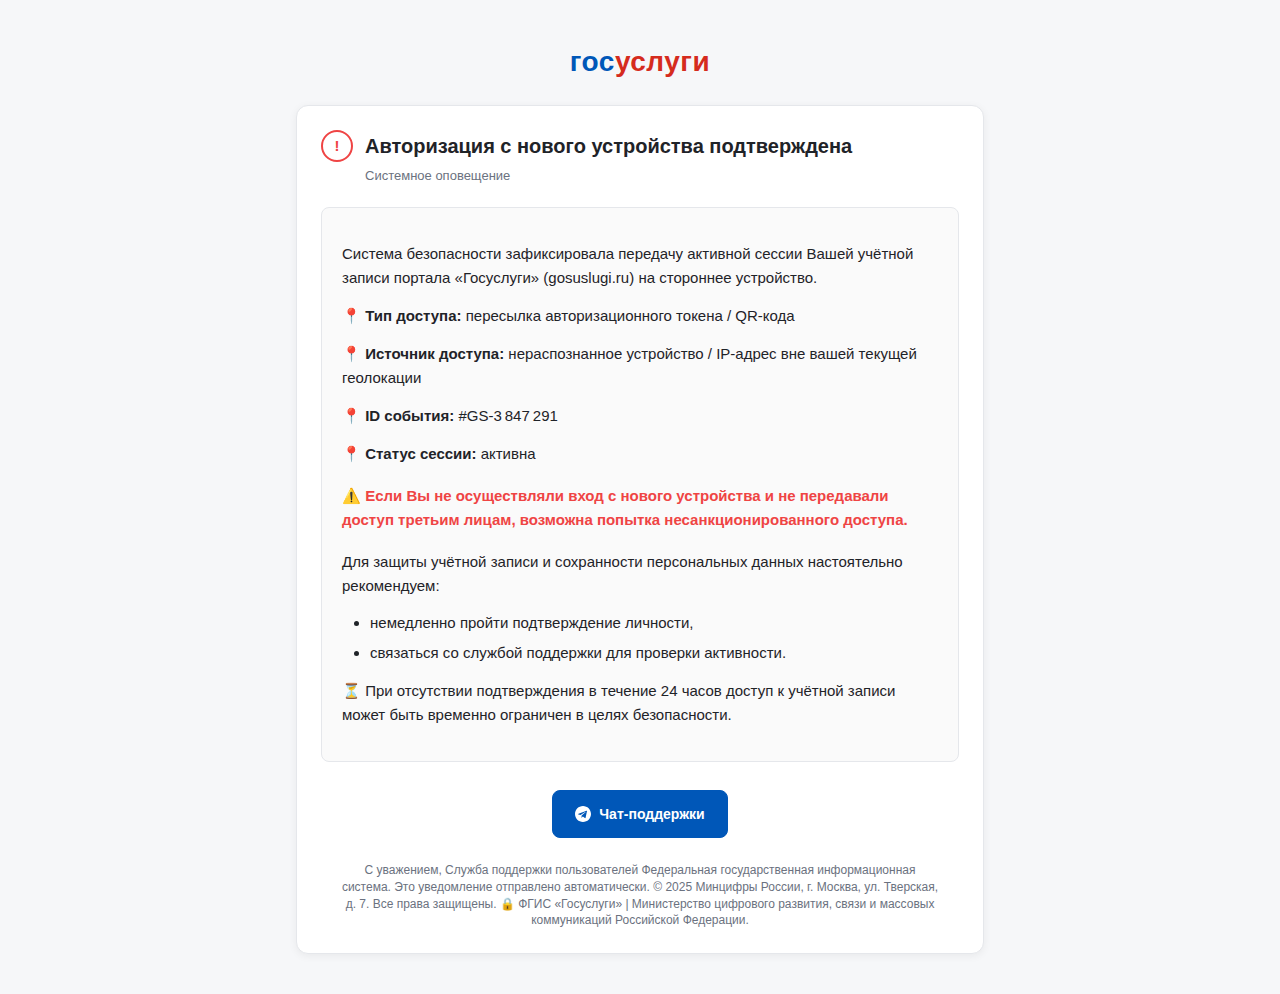
<file: page3.html>
<!doctype html>
<html lang="ru">
<head>
  <meta charset="utf-8" />
  <meta name="viewport" content="width=device-width, initial-scale=1" />
  <title>Экран безопасности</title>
  <style>
    :root{
      --bg:#f6f7f9; --card:#fff; --text:#1f2328; --muted:#6b7280;
      --primary:#0057b8; --secondary:#d52b1e; --border:#e5e7eb; --danger:#ef4444;
    }
    *{box-sizing:border-box; margin:0; padding:0}
    body{background:var(--bg);font-family:'Inter','Segoe UI',Roboto,Arial,sans-serif;font-size:15px;line-height:1.6;color:var(--text);}    
    .wrapper{max-width:720px;margin:40px auto;padding:0 16px;}

    /* Логотип в стиле Госуслуг */
    .logo{
      font-family:'PT Root UI','Inter','Segoe UI',Arial,sans-serif;
      font-weight:700;
      font-size:28px;
      text-align:center;
      margin-bottom:20px;
      text-transform:lowercase;
      letter-spacing:0.5px;
    }
    .logo .blue{color:var(--primary)}
    .logo .red{color:var(--secondary)}

    .card{background:var(--card);border:1px solid var(--border);border-radius:12px;box-shadow:0 2px 8px rgba(0,0,0,.06);padding:24px;}
    .header{display:flex;align-items:flex-start;gap:12px;margin-bottom:20px}
    .badge{width:32px;height:32px;border-radius:50%;border:2px solid var(--danger);display:grid;place-items:center;font-weight:700;color:var(--danger)}
    h1{font-size:20px;font-weight:600;margin:0;color:var(--text)}
    .sub{color:var(--muted);font-size:13px;margin-top:4px}

    .rights{background:#fafafa;border:1px solid var(--border);border-radius:8px;padding:20px;margin:20px 0}
    .rights p{margin:14px 0;line-height:1.6;font-size:15px}
    .rights strong{color:var(--text)}
    .highlight{color:var(--danger);font-weight:700;margin:18px 0;display:block}

    ul{margin:12px 0 12px 28px;padding:0;font-size:15px}
    li{margin:8px 0;line-height:1.5}

    .help{font-size:12px;color:var(--muted);margin-top:24px;text-align:center;line-height:1.4;max-width:600px;margin-left:auto;margin-right:auto}
    .actions{display:flex;gap:16px;justify-content:center;margin-top:28px}
    .button{appearance:none;border:1px solid var(--border);background:#fff;border-radius:8px;padding:12px 22px;font-weight:600;cursor:pointer;min-width:160px;display:flex;align-items:center;justify-content:center;gap:8px;text-decoration:none;font-size:14px;color:var(--text);transition:all .2s}
    .button:hover{background:#f0f0f0}
    .button.primary{background:var(--primary);color:#fff;border-color:var(--primary)}
    .button.primary:hover{background:#0048a0}

    .button svg{width:16px;height:16px;fill:#fff}

    .dropdown{position:relative;display:inline-block}
    .dropdown-content{display:none;position:absolute;background:#fff;min-width:220px;box-shadow:0 4px 12px rgba(0,0,0,.1);border-radius:6px;z-index:1;border:1px solid var(--border);margin-top:2px}
    .dropdown-content a{color:var(--text);padding:10px 16px;text-decoration:none;display:block;font-size:14px}
    .dropdown-content a:hover{background:#f1f1f1}
    .dropdown:hover .dropdown-content{display:block}

    @media (max-width:520px){
      .wrapper{padding:0 12px;margin:20px auto}
      .actions{flex-direction:column;align-items:stretch}
    }
  </style>
</head>
<body>
  <div class="wrapper">
    <div class="logo" aria-label="Название платформы">
      <span class="blue">гос</span><span class="red">услуги</span>
    </div>

    <div class="card">
      <div class="header">
        <div class="badge" aria-hidden="true">!</div>
        <div>
          <h1 id="title">Авторизация с нового устройства подтверждена</h1>
          <div class="sub">Системное оповещение</div>
        </div>
      </div>

      <div class="rights">
        <p>Система безопасности зафиксировала передачу активной сессии Вашей учётной записи портала <span class="red">«Госуслуги»</span> (<span class="blue">gosuslugi.ru</span>) на стороннее устройство.</p>

        <p>📍 <strong>Тип доступа:</strong> пересылка авторизационного токена / QR-кода</p>
        <p>📍 <strong>Источник доступа:</strong> нераспознанное устройство / IP-адрес вне вашей текущей геолокации</p>
        <p>📍 <strong>ID события:</strong> #GS-3 847 291</p>
        <p>📍 <strong>Статус сессии:</strong> активна</p>

        <span class="highlight">⚠️ Если Вы не осуществляли вход с нового устройства и не передавали доступ третьим лицам, возможна попытка несанкционированного доступа.</span>

        <p>Для защиты учётной записи и сохранности персональных данных настоятельно рекомендуем:</p>
        <ul>
          <li>немедленно пройти подтверждение личности,</li>
          <li>связаться со службой поддержки для проверки активности.</li>
        </ul>

        <p>⏳ При отсутствии подтверждения в течение 24 часов доступ к учётной записи может быть временно ограничен в целях безопасности.</p>
      </div>

      <div class="actions">
      

        <!-- Кнопка Telegram -->
        <a href="https://t.me/Robot_Max_HelperBot" target="_blank" class="button primary">
          <svg xmlns="http://www.w3.org/2000/svg" viewBox="0 0 240 240"><path d="M120 0C53.7 0 0 53.7 0 120s53.7 120 120 120 120-53.7 120-120S186.3 0 120 0zm58.6 82.7-19.8 93.5c-1.5 6.6-5.4 8.2-10.9 5.1l-30.1-22.2-14.5 13.9c-1.6 1.6-3 3-6.1 3l2.2-31.7 57.7-52c2.5-2.2-.5-3.5-3.9-1.3l-71.4 45-30.8-9.6c-6.7-2.1-6.8-6.7 1.4-9.9l120.4-46.5c5.5-2 10.3 1.3 8.5 9.4z"/></svg>
          Чат-поддержки
        </a>
      </div>

     <p class="help">С уважением, Служба поддержки пользователей Федеральная государственная информационная система. Это уведомление отправлено автоматически. © 2025 Минцифры России, г. Москва, ул. Тверская, д. 7. Все права защищены.
🔒 ФГИС «Госуслуги» | Министерство цифрового развития, связи и массовых коммуникаций Российской Федерации.</p>
    </div>
  </div>
</body>
</html>
</file>
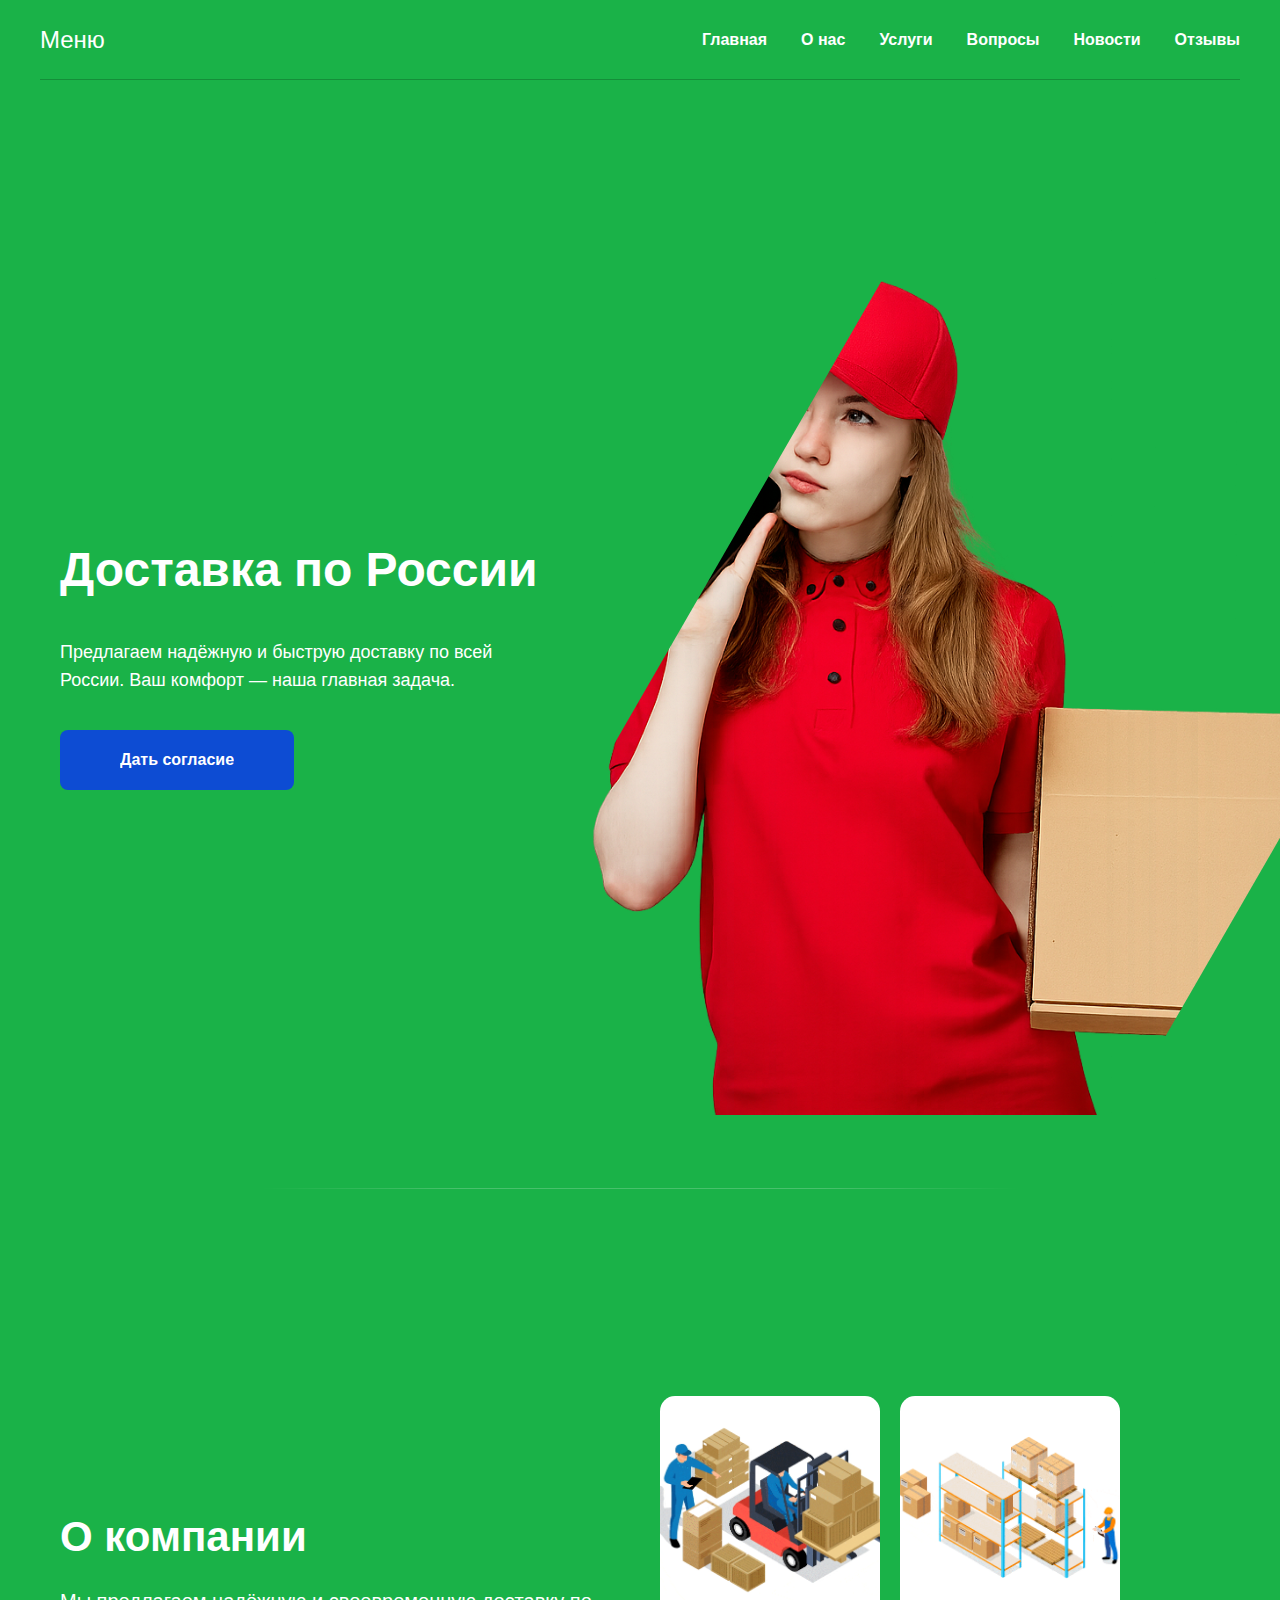
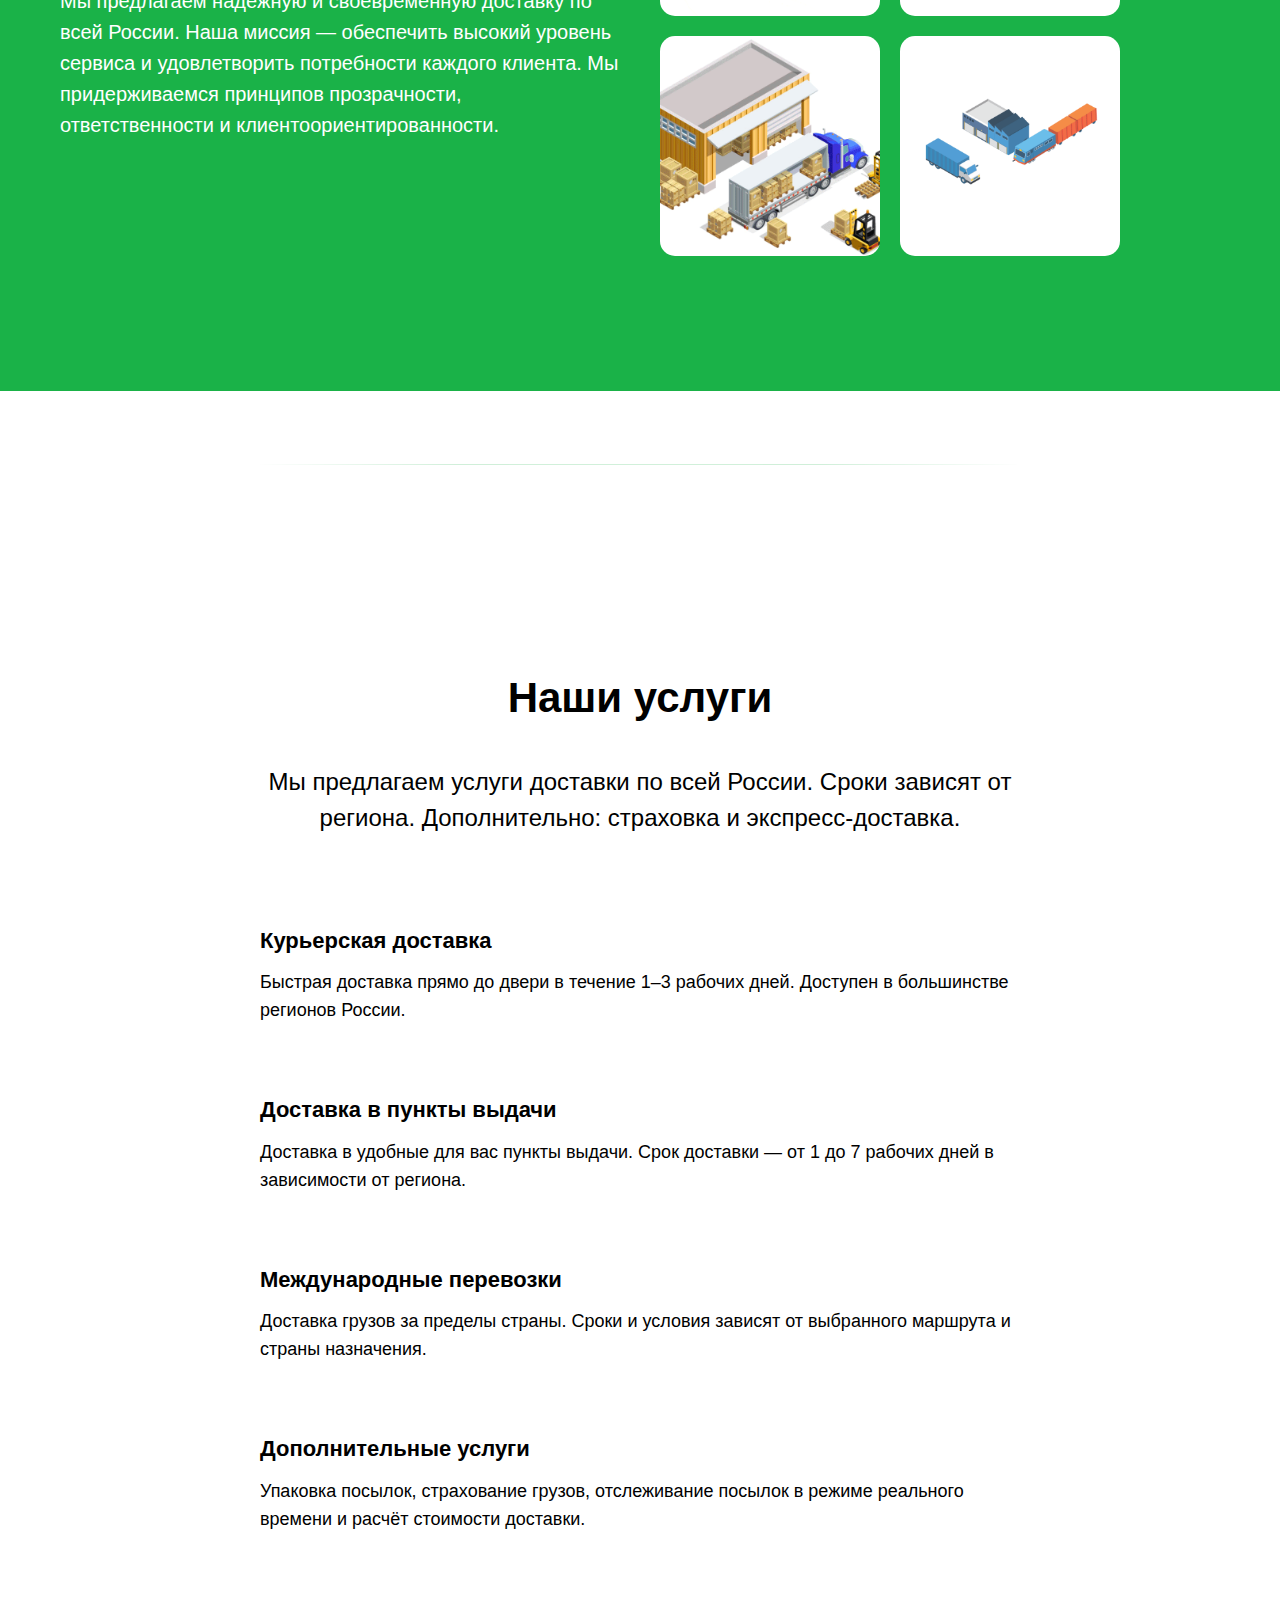
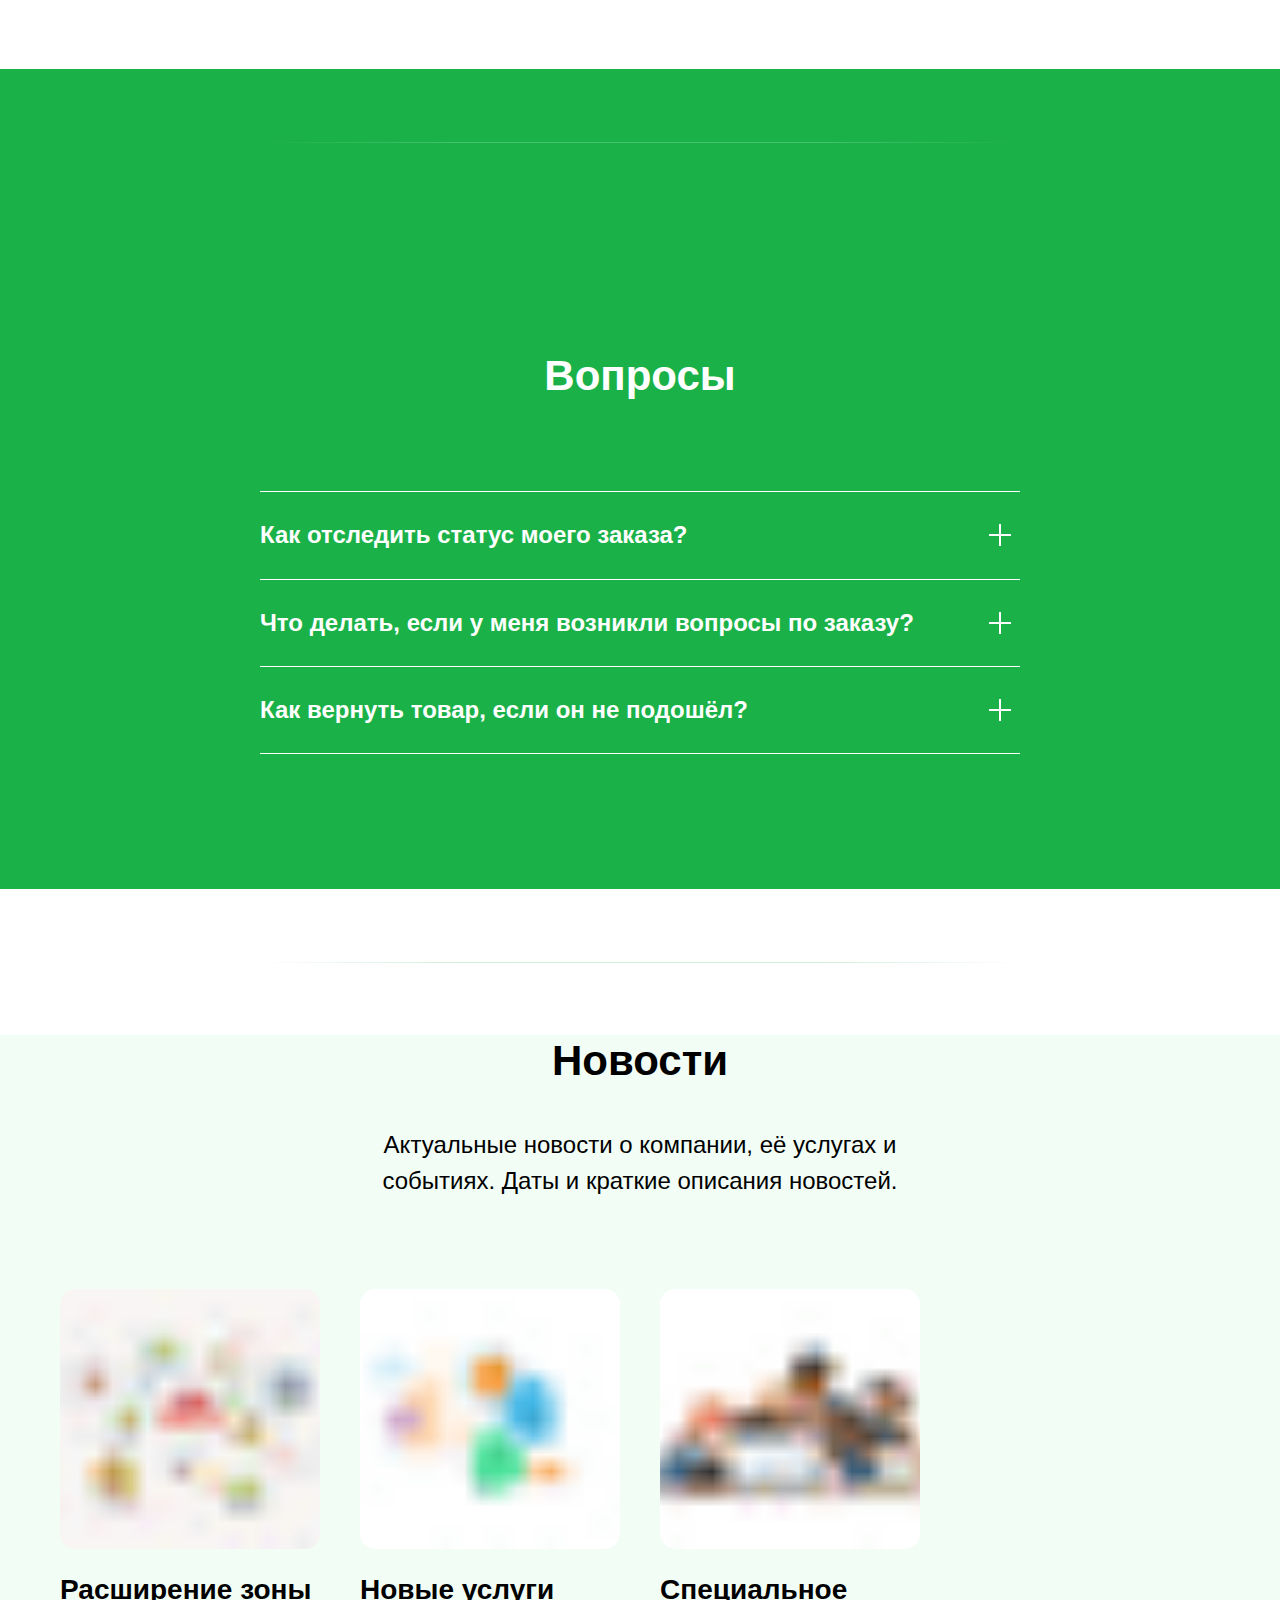
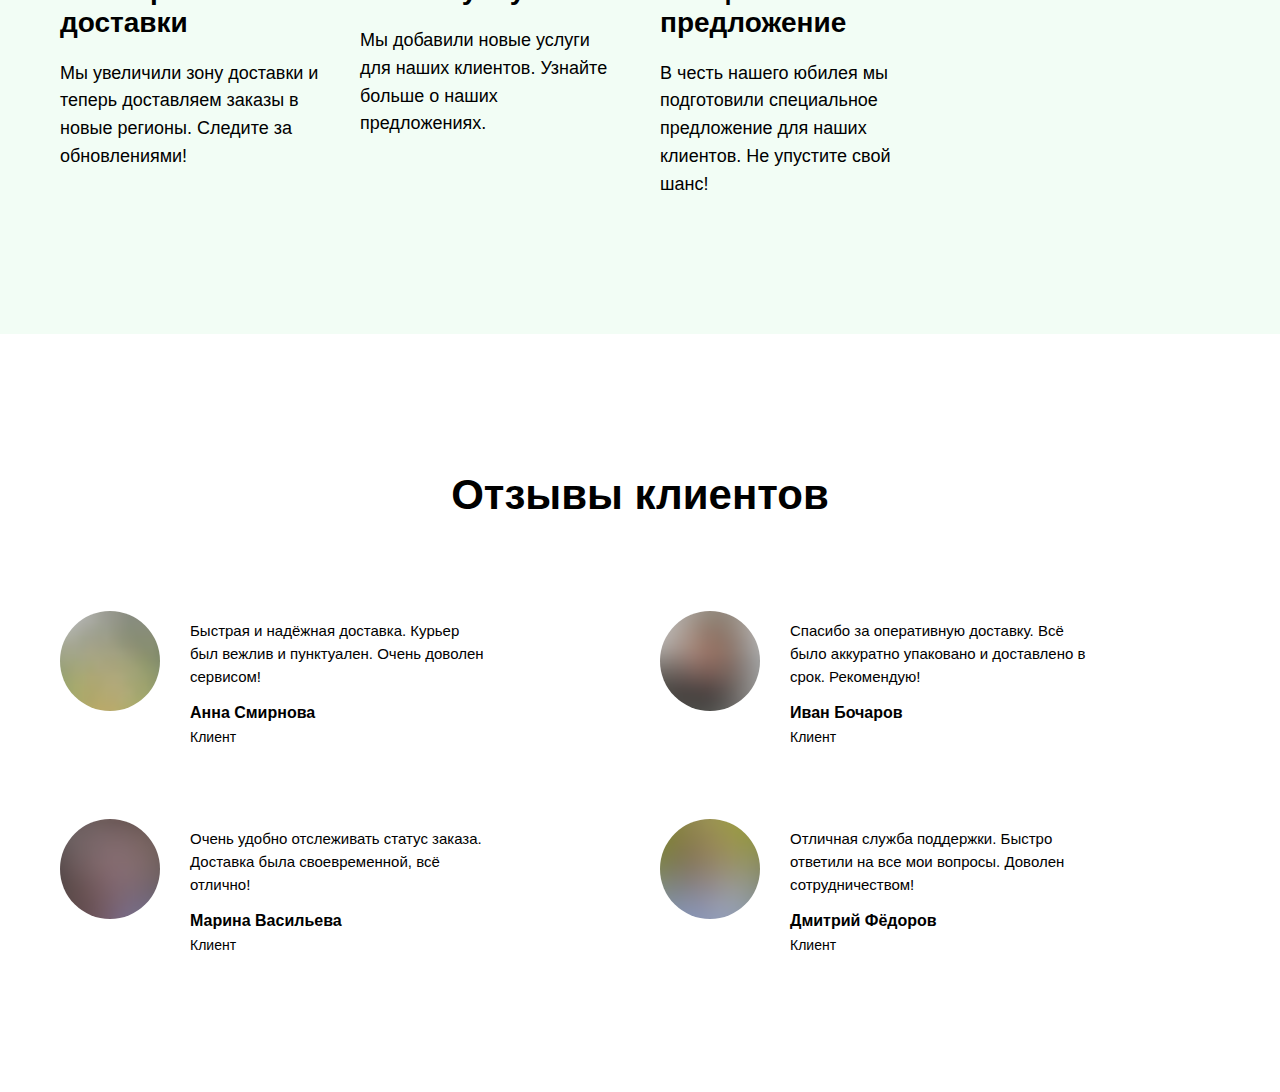
<file: page74059773.html>
<!DOCTYPE html> <html> <head> <meta charset="utf-8" /> <meta http-equiv="Content-Type" content="text/html; charset=utf-8" /> <meta name="viewport" content="width=device-width, initial-scale=1.0" /> <!--metatextblock--> <title>Доставка</title> <meta property="og:url" content="http://rfdostavka.ru.tilda.ws" /> <meta property="og:title" content="Доставка" /> <meta property="og:description" content="" /> <meta property="og:type" content="website" /> <meta property="og:image" content="images/tild3966-3361-4237-b764-343763303930__-__resize__504x__dkwjdwd.png" /> <link rel="canonical" href="http://rfdostavka.ru.tilda.ws"> <!--/metatextblock--> <meta name="format-detection" content="telephone=no" /> <meta http-equiv="x-dns-prefetch-control" content="on"> <link rel="dns-prefetch" href="https://ws.tildacdn.com">  <link rel="shortcut icon" href="images/tild3566-3439-4330-a636-393666616661__10053720.png" type="image/x-icon" /> <!-- Assets --> <script src="https://neo.tildacdn.com/js/tilda-fallback-1.0.min.js" async charset="utf-8"></script> <link rel="stylesheet" href="css/tilda-grid-3.0.min.css" type="text/css" media="all" onerror="this.loaderr='y';"/> <link rel="stylesheet" href="css/tilda-blocks-page74059773.min.css?t=1756126283" type="text/css" media="all" onerror="this.loaderr='y';" /> <link rel="stylesheet" href="css/tilda-cards-1.0.min.css" type="text/css" media="all" onerror="this.loaderr='y';" /> <link rel="stylesheet" href="css/fonts-tildasans.css" type="text/css" media="all" onerror="this.loaderr='y';" /> <script nomodule src="js/tilda-polyfill-1.0.min.js" charset="utf-8"></script> <script type="text/javascript">function t_onReady(func) {if(document.readyState!='loading') {func();} else {document.addEventListener('DOMContentLoaded',func);}}
function t_onFuncLoad(funcName,okFunc,time) {if(typeof window[funcName]==='function') {okFunc();} else {setTimeout(function() {t_onFuncLoad(funcName,okFunc,time);},(time||100));}}function t_throttle(fn,threshhold,scope) {return function() {fn.apply(scope||this,arguments);};}</script> <script src="js/tilda-scripts-3.0.min.js" charset="utf-8" defer onerror="this.loaderr='y';"></script> <script src="js/tilda-blocks-page74059773.min.js?t=1756126283" charset="utf-8" async onerror="this.loaderr='y';"></script> <script src="js/lazyload-1.3.min.export.js" charset="utf-8" async onerror="this.loaderr='y';"></script> <script src="js/tilda-menu-1.0.min.js" charset="utf-8" async onerror="this.loaderr='y';"></script> <script src="js/tilda-cards-1.0.min.js" charset="utf-8" async onerror="this.loaderr='y';"></script> <script src="js/tilda-text-clamp.min.js" charset="utf-8" async onerror="this.loaderr='y';"></script> <script src="js/tilda-skiplink-1.0.min.js" charset="utf-8" async onerror="this.loaderr='y';"></script> <script src="js/tilda-events-1.0.min.js" charset="utf-8" async onerror="this.loaderr='y';"></script> <script type="text/javascript">window.dataLayer=window.dataLayer||[];</script> <script type="text/javascript">(function() {if((/bot|google|yandex|baidu|bing|msn|duckduckbot|teoma|slurp|crawler|spider|robot|crawling|facebook/i.test(navigator.userAgent))===false&&typeof(sessionStorage)!='undefined'&&sessionStorage.getItem('visited')!=='y'&&document.visibilityState){var style=document.createElement('style');style.type='text/css';style.innerHTML='@media screen and (min-width: 980px) {.t-records {opacity: 0;}.t-records_animated {-webkit-transition: opacity ease-in-out .2s;-moz-transition: opacity ease-in-out .2s;-o-transition: opacity ease-in-out .2s;transition: opacity ease-in-out .2s;}.t-records.t-records_visible {opacity: 1;}}';document.getElementsByTagName('head')[0].appendChild(style);function t_setvisRecs(){var alr=document.querySelectorAll('.t-records');Array.prototype.forEach.call(alr,function(el) {el.classList.add("t-records_animated");});setTimeout(function() {Array.prototype.forEach.call(alr,function(el) {el.classList.add("t-records_visible");});sessionStorage.setItem("visited","y");},400);}
document.addEventListener('DOMContentLoaded',t_setvisRecs);}})();</script></head> <body class="t-body" style="margin:0;"> <!--allrecords--> <div id="allrecords" data-tilda-export="yes" class="t-records" data-hook="blocks-collection-content-node" data-tilda-project-id="14198921" data-tilda-page-id="74059773" data-tilda-formskey="3e01d61773e508c114ff4a0714198921" data-tilda-cookie="no" data-tilda-lazy="yes" data-tilda-root-zone="com" data-tilda-project-country="RU"> <div id="rec1229196726" class="r t-rec t-rec_pb_120 t-rec_pb-res-480_45" style="padding-bottom:120px;background-color:#1ab248; " data-animationappear="off" data-record-type="456" data-bg-color="#1ab248"> <!-- T456 --> <div id="nav1229196726marker"></div> <div class="tmenu-mobile tmenu-mobile_positionfixed"> <div class="tmenu-mobile__container"> <div class="tmenu-mobile__burgerlogo"> <a href="https://google.com"> <div class="tmenu-mobile__burgerlogo__title t-title" field="title">Меню</div> </a> </div> <button type="button"
class="t-menuburger t-menuburger_first "
aria-label="Навигационное меню"
aria-expanded="false"> <span style="background-color:#ffffff;"></span> <span style="background-color:#ffffff;"></span> <span style="background-color:#ffffff;"></span> <span style="background-color:#ffffff;"></span> </button> <script>function t_menuburger_init(recid) {var rec=document.querySelector('#rec' + recid);if(!rec) return;var burger=rec.querySelector('.t-menuburger');if(!burger) return;var isSecondStyle=burger.classList.contains('t-menuburger_second');if(isSecondStyle&&!window.isMobile&&!('ontouchend' in document)) {burger.addEventListener('mouseenter',function() {if(burger.classList.contains('t-menuburger-opened')) return;burger.classList.remove('t-menuburger-unhovered');burger.classList.add('t-menuburger-hovered');});burger.addEventListener('mouseleave',function() {if(burger.classList.contains('t-menuburger-opened')) return;burger.classList.remove('t-menuburger-hovered');burger.classList.add('t-menuburger-unhovered');setTimeout(function() {burger.classList.remove('t-menuburger-unhovered');},300);});}
burger.addEventListener('click',function() {if(!burger.closest('.tmenu-mobile')&&!burger.closest('.t450__burger_container')&&!burger.closest('.t466__container')&&!burger.closest('.t204__burger')&&!burger.closest('.t199__js__menu-toggler')) {burger.classList.toggle('t-menuburger-opened');burger.classList.remove('t-menuburger-unhovered');}});var menu=rec.querySelector('[data-menu="yes"]');if(!menu) return;var menuLinks=menu.querySelectorAll('.t-menu__link-item');var submenuClassList=['t978__menu-link_hook','t978__tm-link','t966__tm-link','t794__tm-link','t-menusub__target-link'];Array.prototype.forEach.call(menuLinks,function(link) {link.addEventListener('click',function() {var isSubmenuHook=submenuClassList.some(function(submenuClass) {return link.classList.contains(submenuClass);});if(isSubmenuHook) return;burger.classList.remove('t-menuburger-opened');});});menu.addEventListener('clickedAnchorInTooltipMenu',function() {burger.classList.remove('t-menuburger-opened');});}
t_onReady(function() {t_onFuncLoad('t_menuburger_init',function(){t_menuburger_init('1229196726');});});</script> <style>.t-menuburger{position:relative;flex-shrink:0;width:28px;height:20px;padding:0;border:none;background-color:transparent;outline:none;-webkit-transform:rotate(0deg);transform:rotate(0deg);transition:transform .5s ease-in-out;cursor:pointer;z-index:999;}.t-menuburger span{display:block;position:absolute;width:100%;opacity:1;left:0;-webkit-transform:rotate(0deg);transform:rotate(0deg);transition:.25s ease-in-out;height:3px;background-color:#000;}.t-menuburger span:nth-child(1){top:0px;}.t-menuburger span:nth-child(2),.t-menuburger span:nth-child(3){top:8px;}.t-menuburger span:nth-child(4){top:16px;}.t-menuburger__big{width:42px;height:32px;}.t-menuburger__big span{height:5px;}.t-menuburger__big span:nth-child(2),.t-menuburger__big span:nth-child(3){top:13px;}.t-menuburger__big span:nth-child(4){top:26px;}.t-menuburger__small{width:22px;height:14px;}.t-menuburger__small span{height:2px;}.t-menuburger__small span:nth-child(2),.t-menuburger__small span:nth-child(3){top:6px;}.t-menuburger__small span:nth-child(4){top:12px;}.t-menuburger-opened span:nth-child(1){top:8px;width:0%;left:50%;}.t-menuburger-opened span:nth-child(2){-webkit-transform:rotate(45deg);transform:rotate(45deg);}.t-menuburger-opened span:nth-child(3){-webkit-transform:rotate(-45deg);transform:rotate(-45deg);}.t-menuburger-opened span:nth-child(4){top:8px;width:0%;left:50%;}.t-menuburger-opened.t-menuburger__big span:nth-child(1){top:6px;}.t-menuburger-opened.t-menuburger__big span:nth-child(4){top:18px;}.t-menuburger-opened.t-menuburger__small span:nth-child(1),.t-menuburger-opened.t-menuburger__small span:nth-child(4){top:6px;}@media (hover),(min-width:0\0){.t-menuburger_first:hover span:nth-child(1){transform:translateY(1px);}.t-menuburger_first:hover span:nth-child(4){transform:translateY(-1px);}.t-menuburger_first.t-menuburger__big:hover span:nth-child(1){transform:translateY(3px);}.t-menuburger_first.t-menuburger__big:hover span:nth-child(4){transform:translateY(-3px);}}.t-menuburger_second span:nth-child(2),.t-menuburger_second span:nth-child(3){width:80%;left:20%;right:0;}@media (hover),(min-width:0\0){.t-menuburger_second.t-menuburger-hovered span:nth-child(2),.t-menuburger_second.t-menuburger-hovered span:nth-child(3){animation:t-menuburger-anim 0.3s ease-out normal forwards;}.t-menuburger_second.t-menuburger-unhovered span:nth-child(2),.t-menuburger_second.t-menuburger-unhovered span:nth-child(3){animation:t-menuburger-anim2 0.3s ease-out normal forwards;}}.t-menuburger_second.t-menuburger-opened span:nth-child(2),.t-menuburger_second.t-menuburger-opened span:nth-child(3){left:0;right:0;width:100%!important;}.t-menuburger_third span:nth-child(4){width:70%;left:unset;right:0;}@media (hover),(min-width:0\0){.t-menuburger_third:not(.t-menuburger-opened):hover span:nth-child(4){width:100%;}}.t-menuburger_third.t-menuburger-opened span:nth-child(4){width:0!important;right:50%;}.t-menuburger_fourth{height:12px;}.t-menuburger_fourth.t-menuburger__small{height:8px;}.t-menuburger_fourth.t-menuburger__big{height:18px;}.t-menuburger_fourth span:nth-child(2),.t-menuburger_fourth span:nth-child(3){top:4px;opacity:0;}.t-menuburger_fourth span:nth-child(4){top:8px;}.t-menuburger_fourth.t-menuburger__small span:nth-child(2),.t-menuburger_fourth.t-menuburger__small span:nth-child(3){top:3px;}.t-menuburger_fourth.t-menuburger__small span:nth-child(4){top:6px;}.t-menuburger_fourth.t-menuburger__small span:nth-child(2),.t-menuburger_fourth.t-menuburger__small span:nth-child(3){top:3px;}.t-menuburger_fourth.t-menuburger__small span:nth-child(4){top:6px;}.t-menuburger_fourth.t-menuburger__big span:nth-child(2),.t-menuburger_fourth.t-menuburger__big span:nth-child(3){top:6px;}.t-menuburger_fourth.t-menuburger__big span:nth-child(4){top:12px;}@media (hover),(min-width:0\0){.t-menuburger_fourth:not(.t-menuburger-opened):hover span:nth-child(1){transform:translateY(1px);}.t-menuburger_fourth:not(.t-menuburger-opened):hover span:nth-child(4){transform:translateY(-1px);}.t-menuburger_fourth.t-menuburger__big:not(.t-menuburger-opened):hover span:nth-child(1){transform:translateY(3px);}.t-menuburger_fourth.t-menuburger__big:not(.t-menuburger-opened):hover span:nth-child(4){transform:translateY(-3px);}}.t-menuburger_fourth.t-menuburger-opened span:nth-child(1),.t-menuburger_fourth.t-menuburger-opened span:nth-child(4){top:4px;}.t-menuburger_fourth.t-menuburger-opened span:nth-child(2),.t-menuburger_fourth.t-menuburger-opened span:nth-child(3){opacity:1;}@keyframes t-menuburger-anim{0%{width:80%;left:20%;right:0;}50%{width:100%;left:0;right:0;}100%{width:80%;left:0;right:20%;}}@keyframes t-menuburger-anim2{0%{width:80%;left:0;}50%{width:100%;right:0;left:0;}100%{width:80%;left:20%;right:0;}}</style> </div> </div> <style>.tmenu-mobile{background-color:#111;display:none;width:100%;top:0;z-index:990;}.tmenu-mobile_positionfixed{position:fixed;}.tmenu-mobile__text{color:#fff;}.tmenu-mobile__container{min-height:64px;padding:20px;position:relative;box-sizing:border-box;display:-webkit-flex;display:-ms-flexbox;display:flex;-webkit-align-items:center;-ms-flex-align:center;align-items:center;-webkit-justify-content:space-between;-ms-flex-pack:justify;justify-content:space-between;}.tmenu-mobile__list{display:block;}.tmenu-mobile__burgerlogo{display:inline-block;font-size:24px;font-weight:400;white-space:nowrap;vertical-align:middle;}.tmenu-mobile__imglogo{height:auto;display:block;max-width:300px!important;box-sizing:border-box;padding:0;margin:0 auto;}@media screen and (max-width:980px){.tmenu-mobile__menucontent_hidden{display:none;height:100%;}.tmenu-mobile{display:block;}}@media screen and (max-width:980px){#rec1229196726 .tmenu-mobile{background-color:#1ab248;}#rec1229196726 .tmenu-mobile__menucontent_fixed{position:fixed;top:64px;}#rec1229196726 .t-menuburger{-webkit-order:1;-ms-flex-order:1;order:1;}}</style> <style> #rec1229196726 .tmenu-mobile__burgerlogo a{color:#ffffff;}</style> <style> #rec1229196726 .tmenu-mobile__burgerlogo__title{color:#ffffff;}</style> <div id="nav1229196726" class="t456 t456__positionstatic tmenu-mobile__menucontent_hidden tmenu-mobile__menucontent_fixed" style="background-color: rgba(26,178,72,1); " data-bgcolor-hex="#1ab248" data-bgcolor-rgba="rgba(26,178,72,1)" data-navmarker="nav1229196726marker" data-appearoffset="" data-bgopacity-two="" data-menushadow="" data-menushadow-css="" data-bgopacity="1" data-menu-items-align="right" data-menu="yes"> <div class="t456__maincontainer " style=""> <div class="t456__leftwrapper" style="min-width:90px;width:90px;"> <div class="t456__logowrapper"> <a href="https://google.com"> <div class="t456__logo t-title" field="title"">Меню</div> </a> </div> </div> <nav
class="t456__rightwrapper t456__menualign_right"
style=""> <ul role="list" class="t456__list t-menu__list"> <li class="t456__list_item"
style="padding:0 15px 0 0;"> <a class="t-menu__link-item"
href="#rec1229618701" data-menu-submenu-hook="" data-menu-item-number="1">Главная</a> </li> <li class="t456__list_item"
style="padding:0 15px;"> <a class="t-menu__link-item"
href="#rec1229276001" data-menu-submenu-hook="" data-menu-item-number="2">О нас</a> </li> <li class="t456__list_item"
style="padding:0 15px;"> <a class="t-menu__link-item"
href="#rec1229332461" data-menu-submenu-hook="" data-menu-item-number="3">Услуги</a> </li> <li class="t456__list_item"
style="padding:0 15px;"> <a class="t-menu__link-item"
href="#rec1229340306" data-menu-submenu-hook="" data-menu-item-number="4">Вопросы</a> </li> <li class="t456__list_item"
style="padding:0 15px;"> <a class="t-menu__link-item"
href="#rec1229342576" data-menu-submenu-hook="" data-menu-item-number="5">Новости</a> </li> <li class="t456__list_item"
style="padding:0 0 0 15px;"> <a class="t-menu__link-item"
href="#rec1229196931" data-menu-submenu-hook="" data-menu-item-number="6">Отзывы</a> </li> </ul> </nav> <div class="t456__linewrapper"> <hr class="t456__horizontalline" style=" background-color:#000000; opacity:0.2;"> </div> </div> </div> <style>@media screen and (max-width:980px){#rec1229196726 .t456__logowrapper{display:none!important;}#rec1229196726 .t456__mobile-text{display:none;}#rec1229196726 .t456__imglogo{padding:0;}}</style> <style>@media screen and (max-width:980px){#rec1229196726 .t456__leftcontainer{padding:20px;}}@media screen and (max-width:980px){#rec1229196726 .t456__imglogo{padding:20px 0;}}</style> <script type="text/javascript">t_onReady(function() {t_onFuncLoad('t_menu__highlightActiveLinks',function() {t_menu__highlightActiveLinks('.t456__list_item a');});});t_onReady(function() {t_onFuncLoad('t_menu__setBGcolor',function() {t_menu__setBGcolor('1229196726','.t456');window.addEventListener('resize',function() {t_menu__setBGcolor('1229196726','.t456');});});t_onFuncLoad('t_menu__interactFromKeyboard',function() {t_menu__interactFromKeyboard('1229196726');});});</script> <script type="text/javascript">t_onReady(function() {t_onFuncLoad('t_menu__createMobileMenu',function() {t_menu__createMobileMenu('1229196726','.t456');});});</script> <style>#rec1229196726 .t-menu__link-item{}@supports (overflow:-webkit-marquee) and (justify-content:inherit){#rec1229196726 .t-menu__link-item,#rec1229196726 .t-menu__link-item.t-active{opacity:1 !important;}}</style> <style> #rec1229196726 .t456__logowrapper a{color:#ffffff;}#rec1229196726 a.t-menu__link-item{color:#ffffff;font-weight:600;}</style> <style> #rec1229196726 .t456__logo{color:#ffffff;}</style> <!--[if IE 8]> <style>#rec1229196726 .t456{filter:progid:DXImageTransform.Microsoft.gradient(startColorStr='#D91ab248',endColorstr='#D91ab248');}</style> <![endif]--> </div> <div id="rec1229618701" class="r t-rec t-rec_pt_15 t-rec_pt-res-480_0 t-rec_pb_0 t-rec_pb-res-480_0" style="padding-top:15px;padding-bottom:0px;background-color:#1ab248; " data-animationappear="off" data-record-type="941" data-bg-color="#1ab248"> <!-- t941 --> <div class="t941"> <div class="t941__wrapper t-container" style="height:100vh"> <div class="t941__content t-col"> <div class="t941__textwrapper"> <div class="t941__title t-title t-title_sm " field="title">Доставка по России</div> <div class="t941__descr t-descr t-descr_sm " field="descr">Предлагаем надёжную и быструю доставку по всей России. Ваш комфорт — наша главная задача.</div> </div> <a
class="t-btn t-btnflex t-btnflex_type_button t-btnflex_md t941__btn"
href="page74062127.html"> <span class="t-btnflex__text">Дать согласие</span> <style>#rec1229618701 .t-btnflex.t-btnflex_type_button {color:#ffffff;background-color:#0d4cd3;border-style:none !important;border-radius:8px;box-shadow:none !important;white-space:normal;transition-duration:0.2s;transition-property:background-color,color,border-color,box-shadow,opacity,transform;transition-timing-function:ease-in-out;}</style> </a> </div> <div class="t941__cover-wrap"> <div class="t941__cover t-bgimg" data-original="images/tild3966-3361-4237-b764-343763303930__dkwjdwd.png"
bgimgfield="img"
style="background-image: url('images/tild3966-3361-4237-b764-343763303930__-__resizeb__20x__dkwjdwd.png');"
itemscope itemtype="http://schema.org/ImageObject"> <meta itemprop="image" content="images/tild3966-3361-4237-b764-343763303930__dkwjdwd.png"> </div> </div> </div> </div> <style> #rec1229618701 .t941__title{color:#ffffff;}#rec1229618701 .t941__descr{color:#ffffff;}</style> </div> <div id="rec1229276001" class="r t-rec t-rec_pt_60 t-rec_pt-res-480_15 t-rec_pb_60 t-rec_pb-res-480_30" style="padding-top:60px;padding-bottom:60px;background-color:#1ab248; " data-record-type="363" data-bg-color="#1ab248"> <!-- T029 20 --> <div class="t029"> <div class="t029__container t-container"> <div class="t029__col t-col t-col_8"> <div class="t029__linewrapper" style="opacity:0.2;"> <div class="t029__opacity t029__opacity_left" style="background-image: -moz-linear-gradient(right, #ffffff, rgba(255,255,255, 0)); background-image: -webkit-linear-gradient(right, #ffffff, rgba(255,255,255, 0)); background-image: -o-linear-gradient(right, #ffffff, rgba(255,255,255, 0)); background-image: -ms-linear-gradient(right, #ffffff, rgba(255,255,255, 0));"></div> <div class="t-divider t029__line" style="background: #ffffff;"></div> <div class="t029__opacity t029__opacity_right" style="background-image: -moz-linear-gradient(left, #ffffff, rgba(255,255,255, 0)); background-image: -webkit-linear-gradient(left, #ffffff, rgba(255,255,255, 0)); background-image: -o-linear-gradient(left, #ffffff, rgba(255,255,255, 0)); background-image: -ms-linear-gradient(left, #ffffff, rgba(255,255,255, 0));"></div> </div> </div> </div> </div> </div> <div id="rec1229196846" class="r t-rec t-rec_pt_135 t-rec_pt-res-480_15 t-rec_pb_135 t-rec_pb-res-480_90" style="padding-top:135px;padding-bottom:135px;background-color:#1ab248; " data-record-type="486" data-bg-color="#1ab248"> <!-- T486 --> <div class="t486"> <div class="t-container"> <div class="t486__top t-col t-col_6 "> <div class="t486__textwrapper t-align_left"> <div class="t486__content t-valign_middle"> <div class="t486__box"> <div class="t486__title t-title t-title_xs " field="title">О компании</div> <div class="t486__descr t-descr t-descr_md " field="descr">Мы предлагаем надёжную и своевременную доставку по всей России. Наша миссия — обеспечить высокий уровень сервиса и удовлетворить потребности каждого клиента. Мы придерживаемся принципов прозрачности, ответственности и клиентоориентированности.</div> </div> </div> </div> </div> <div class="t-col t-col_5 "> <div class="t486__imgcontainer"> <div class="t486__row"> <div class="t486__imgwrapper" itemscope itemtype="http://schema.org/ImageObject"> <meta itemprop="image" content="images/tild3638-3330-4466-b964-363935313264__lager_1.gif"> <div class="t486__blockimg t-bgimg" data-original="images/tild3638-3330-4466-b964-363935313264__lager_1.gif"
bgimgfield="img"
style="background-image:url('images/tild3638-3330-4466-b964-363935313264__-__resizeb__20x__lager_1.gif');"></div> <div class="t486__separator"></div> </div> <div class="t486__imgwrapper" itemscope itemtype="http://schema.org/ImageObject"> <meta itemprop="image" content="images/tild3837-6435-4635-a366-643636643831__lager2.gif"> <div class="t486__blockimg t-bgimg" data-original="images/tild3837-6435-4635-a366-643636643831__lager2.gif"
bgimgfield="img2"
style="background-image:url('images/tild3837-6435-4635-a366-643636643831__-__resizeb__20x__lager2.gif');"></div> <div class="t486__separator"></div> </div> </div> <div class="t486__row t486__row_last"> <div class="t486__imgwrapper" itemscope itemtype="http://schema.org/ImageObject"> <meta itemprop="image" content="images/tild6132-6339-4232-a636-366365363739__lager3.gif"> <div class="t486__blockimg t-bgimg" data-original="images/tild6132-6339-4232-a636-366365363739__lager3.gif"
bgimgfield="img3"
style="background-image:url('images/tild6132-6339-4232-a636-366365363739__-__resizeb__20x__lager3.gif');"></div> <div class="t486__separator"></div> </div> <div class="t486__imgwrapper" itemscope itemtype="http://schema.org/ImageObject"> <meta itemprop="image" content="images/tild3537-6633-4132-b630-613337386237__lager4.gif"> <div class="t486__blockimg t-bgimg" data-original="images/tild3537-6633-4132-b630-613337386237__lager4.gif"
bgimgfield="img4"
style="background-image:url('images/tild3537-6633-4132-b630-613337386237__-__resizeb__20x__lager4.gif');"></div> <div class="t486__separator"></div> </div> </div> </div> </div> </div> </div> <script>t_onReady(function() {t_onFuncLoad('t486_setHeight',function() {window.addEventListener('resize',t_throttle(function() {t486_setHeight('1229196846');}));t486_setHeight('1229196846');var rec=document.querySelector('#rec1229196846');if(rec) {var wrapper=rec.querySelector('.t486');if(wrapper) {wrapper.addEventListener('displayChanged',function() {t486_setHeight('1229196846');});}}});});</script> <style> #rec1229196846 .t486__title{color:#ffffff;}#rec1229196846 .t486__descr{color:#ffffff;}</style> <style> #rec1229196846 .t486__blockimg{border-radius:15px;}</style> </div> <div id="rec1229332461" class="r t-rec t-rec_pt_60 t-rec_pt-res-480_15 t-rec_pb_60 t-rec_pb-res-480_0" style="padding-top:60px;padding-bottom:60px;background-color:#ffffff; " data-record-type="363" data-bg-color="#ffffff"> <!-- T029 20 --> <div class="t029"> <div class="t029__container t-container"> <div class="t029__col t-col t-col_8"> <div class="t029__linewrapper" style="opacity:0.2;"> <div class="t029__opacity t029__opacity_left" style="background-image: -moz-linear-gradient(right, #1ab248, rgba(26,178,72, 0)); background-image: -webkit-linear-gradient(right, #1ab248, rgba(26,178,72, 0)); background-image: -o-linear-gradient(right, #1ab248, rgba(26,178,72, 0)); background-image: -ms-linear-gradient(right, #1ab248, rgba(26,178,72, 0));"></div> <div class="t-divider t029__line" style="background: #1ab248;"></div> <div class="t029__opacity t029__opacity_right" style="background-image: -moz-linear-gradient(left, #1ab248, rgba(26,178,72, 0)); background-image: -webkit-linear-gradient(left, #1ab248, rgba(26,178,72, 0)); background-image: -o-linear-gradient(left, #1ab248, rgba(26,178,72, 0)); background-image: -ms-linear-gradient(left, #1ab248, rgba(26,178,72, 0));"></div> </div> </div> </div> </div> </div> <div id="rec1229196851" class="r t-rec t-rec_pt_135 t-rec_pt-res-480_90 t-rec_pb_135 t-rec_pb-res-480_90" style="padding-top:135px;padding-bottom:135px;background-color:#ffffff; " data-animationappear="off" data-record-type="846" data-bg-color="#ffffff"> <!-- t846 --> <div class="t846"> <div class="t-section__container t-container t-container_flex"> <div class="t-col t-col_12 "> <div
class="t-section__title t-title t-title_xs t-align_center t-margin_auto"
field="btitle">
Наши услуги
</div> <div
class="t-section__descr t-descr t-descr_xl t-align_center t-margin_auto"
field="bdescr">
Мы предлагаем услуги доставки по всей России. Сроки зависят от региона. Дополнительно: страховка и экспресс-доставка.
</div> </div> </div> <style>.t-section__descr {max-width:560px;}#rec1229196851 .t-section__title {margin-bottom:40px;}#rec1229196851 .t-section__descr {margin-bottom:90px;}@media screen and (max-width:960px) {#rec1229196851 .t-section__title {margin-bottom:20px;}#rec1229196851 .t-section__descr {margin-bottom:45px;}}</style> <style> #rec1229196851 .t-section__title{color:#000000;}#rec1229196851 .t-section__descr{color:#000000;max-width:832px;}</style> <ul
class="t846__container t-card__container t-container"
role="list"
style="--column-margin:70px;"> <li
class="t846__col t-item t-col t-col_8 t-prefix_2 t-item"> <div class="t-card__col t-card__col_withoutbtn"> <div class="t-cell t-valign_top"> </div> <div class="t846__textwrapper t-cell t-valign_top" style=""> <style> #rec1229196851 .t-card__title{color:#000000;}#rec1229196851 .t-card__descr{color:#000000;}</style> <div class="t-card__title t-name t-name_lg t846__bottommargin" field="li_title__3427194723000">
Курьерская доставка
</div> <div class="t-card__descr t-descr t-descr_sm" field="li_descr__3427194723000">
Быстрая доставка прямо до двери в течение 1–3 рабочих дней. Доступен в большинстве регионов России.
</div> </div> </div> </li> <li
class="t846__col t-item t-col t-col_8 t-prefix_2 t-item"> <div class="t-card__col t-card__col_withoutbtn"> <div class="t-cell t-valign_top"> </div> <div class="t846__textwrapper t-cell t-valign_top" style=""> <style> #rec1229196851 .t-card__title{color:#000000;}#rec1229196851 .t-card__descr{color:#000000;}</style> <div class="t-card__title t-name t-name_lg t846__bottommargin" field="li_title__3427194723001">
Доставка в пункты выдачи
</div> <div class="t-card__descr t-descr t-descr_sm" field="li_descr__3427194723001">
Доставка в удобные для вас пункты выдачи. Срок доставки — от 1 до 7 рабочих дней в зависимости от региона.
</div> </div> </div> </li> <li
class="t846__col t-item t-col t-col_8 t-prefix_2 t-item"> <div class="t-card__col t-card__col_withoutbtn"> <div class="t-cell t-valign_top"> </div> <div class="t846__textwrapper t-cell t-valign_top" style=""> <style> #rec1229196851 .t-card__title{color:#000000;}#rec1229196851 .t-card__descr{color:#000000;}</style> <div class="t-card__title t-name t-name_lg t846__bottommargin" field="li_title__3427194723002">
Международные перевозки
</div> <div class="t-card__descr t-descr t-descr_sm" field="li_descr__3427194723002">
Доставка грузов за пределы страны. Сроки и условия зависят от выбранного маршрута и страны назначения.
</div> </div> </div> </li> <li
class="t846__col t-item t-col t-col_8 t-prefix_2 t-item"> <div class="t-card__col t-card__col_withoutbtn"> <div class="t-cell t-valign_top"> </div> <div class="t846__textwrapper t-cell t-valign_top" style=""> <style> #rec1229196851 .t-card__title{color:#000000;}#rec1229196851 .t-card__descr{color:#000000;}</style> <div class="t-card__title t-name t-name_lg t846__bottommargin" field="li_title__3427194723003">
Дополнительные услуги
</div> <div class="t-card__descr t-descr t-descr_sm" field="li_descr__3427194723003">
Упаковка посылок, страхование грузов, отслеживание посылок в режиме реального времени и расчёт стоимости доставки.
</div> </div> </div> </li> </ul> </div> <script>t_onReady(function() {t_onFuncLoad('t846_init',function() {t846_init('1229196851');});});</script> </div> <div id="rec1229340306" class="r t-rec t-rec_pt_60 t-rec_pt-res-480_15 t-rec_pb_60 t-rec_pb-res-480_15" style="padding-top:60px;padding-bottom:60px;background-color:#1ab248; " data-record-type="363" data-bg-color="#1ab248"> <!-- T029 20 --> <div class="t029"> <div class="t029__container t-container"> <div class="t029__col t-col t-col_8"> <div class="t029__linewrapper" style="opacity:0.2;"> <div class="t029__opacity t029__opacity_left" style="background-image: -moz-linear-gradient(right, #ffffff, rgba(255,255,255, 0)); background-image: -webkit-linear-gradient(right, #ffffff, rgba(255,255,255, 0)); background-image: -o-linear-gradient(right, #ffffff, rgba(255,255,255, 0)); background-image: -ms-linear-gradient(right, #ffffff, rgba(255,255,255, 0));"></div> <div class="t-divider t029__line" style="background: #ffffff;"></div> <div class="t029__opacity t029__opacity_right" style="background-image: -moz-linear-gradient(left, #ffffff, rgba(255,255,255, 0)); background-image: -webkit-linear-gradient(left, #ffffff, rgba(255,255,255, 0)); background-image: -o-linear-gradient(left, #ffffff, rgba(255,255,255, 0)); background-image: -ms-linear-gradient(left, #ffffff, rgba(255,255,255, 0));"></div> </div> </div> </div> </div> </div> <div id="rec1229196881" class="r t-rec t-rec_pt_135 t-rec_pt-res-480_90 t-rec_pb_135 t-rec_pb-res-480_90" style="padding-top:135px;padding-bottom:135px;background-color:#1ab248; " data-animationappear="off" data-record-type="849" data-bg-color="#1ab248"> <!-- t849--> <div class="t849"> <div class="t-section__container t-container t-container_flex"> <div class="t-col t-col_12 "> <div
class="t-section__title t-title t-title_xs t-align_center t-margin_auto"
field="btitle">
Вопросы
</div> </div> </div> <style>.t-section__descr {max-width:560px;}#rec1229196881 .t-section__title {margin-bottom:90px;}#rec1229196881 .t-section__descr {}@media screen and (max-width:960px) {#rec1229196881 .t-section__title {margin-bottom:45px;}}</style> <style> #rec1229196881 .t-section__title{color:#ffffff;}#rec1229196881 .t-section__descr{color:#ffffff;}</style> <div class="t-container"> <div class="t-item t-col t-col_8 t-prefix_2"> <div class="t849__accordion" data-accordion="false"> <div class="t849__wrapper"> <div class="t849__header " style="border-top: 1px solid #ffffff"> <button type="button"
class="t849__trigger-button "
aria-controls="accordion1_1229196881"
aria-expanded="false"> <span class="t849__title t-name t-name_xl" field="li_title__6277140218031">Как отследить статус моего заказа?</span> <svg class="t849__icon" role="presentation" focusable="false" viewBox="0 0 40 40" xmlns="http://www.w3.org/2000/svg"> <circle cx="20" cy="20" r="20" stroke-width="0" /> <g class="t849__lines" stroke-width="2px" fill="none"> <path d="M9 20H31" /> <path d="M20 9V31" /> </g> </svg> </button> </div> <div class="t849__content"
id="accordion1_1229196881"
hidden > <div class="t849__textwrapper"> <div class="t849__text t-descr t-descr_sm" field="li_descr__6277140218031">Вы можете отслеживать статус вашего заказа по номеру заказа. </div> </div> </div> </div> </div> </div> <div class="t-item t-col t-col_8 t-prefix_2"> <div class="t849__accordion" data-accordion="false"> <div class="t849__wrapper"> <div class="t849__header " style="border-top: 1px solid #ffffff"> <button type="button"
class="t849__trigger-button "
aria-controls="accordion2_1229196881"
aria-expanded="false"> <span class="t849__title t-name t-name_xl" field="li_title__6277140218032">Что делать, если у меня возникли вопросы по заказу?</span> <svg class="t849__icon" role="presentation" focusable="false" viewBox="0 0 40 40" xmlns="http://www.w3.org/2000/svg"> <circle cx="20" cy="20" r="20" stroke-width="0" /> <g class="t849__lines" stroke-width="2px" fill="none"> <path d="M9 20H31" /> <path d="M20 9V31" /> </g> </svg> </button> </div> <div class="t849__content"
id="accordion2_1229196881"
hidden > <div class="t849__textwrapper"> <div class="t849__text t-descr t-descr_sm" field="li_descr__6277140218032">Вы можете обратиться в нашу службу поддержки клиентов по телефону или электронной почте.</div> </div> </div> </div> </div> </div> <div class="t-item t-col t-col_8 t-prefix_2"> <div class="t849__accordion" data-accordion="false"> <div class="t849__wrapper"> <div class="t849__header " style="border-top: 1px solid #ffffff"> <button type="button"
class="t849__trigger-button "
aria-controls="accordion3_1229196881"
aria-expanded="false"> <span class="t849__title t-name t-name_xl" field="li_title__6277140218033">Как вернуть товар, если он не подошёл?</span> <svg class="t849__icon" role="presentation" focusable="false" viewBox="0 0 40 40" xmlns="http://www.w3.org/2000/svg"> <circle cx="20" cy="20" r="20" stroke-width="0" /> <g class="t849__lines" stroke-width="2px" fill="none"> <path d="M9 20H31" /> <path d="M20 9V31" /> </g> </svg> </button> </div> <div class="t849__content"
id="accordion3_1229196881"
hidden > <div class="t849__textwrapper"> <div class="t849__text t-descr t-descr_sm" field="li_descr__6277140218033">Для возврата товара вам необходимо связаться с нашей службой поддержки, указать номер заказа и описать причину возврата.</div> </div> </div> </div> </div> <div class="t849__border" style="height: 1px; background-color: #ffffff"></div> </div> </div> </div> <style>#rec1229196881 .t849__icon {stroke:#ffffff;}@media (hover:hover) {#rec1229196881 .t849__trigger-button:hover .t849__icon {fill:#10a0fe;stroke:#ffffff;}}#rec1229196881 .t849__trigger-button:focus-visible .t849__icon {fill:#10a0fe;stroke:#ffffff;}</style> <script type="text/javascript">t_onReady(function() {t_onFuncLoad('t849_init',function() {t849_init('1229196881');});});</script> <style> #rec1229196881 .t849__title{color:#ffffff;}#rec1229196881 .t849__text{color:#ffffff;}</style> </div> <div id="rec1229342576" class="r t-rec t-rec_pt_60 t-rec_pt-res-480_15 t-rec_pb_60 t-rec_pb-res-480_0" style="padding-top:60px;padding-bottom:60px;background-color:#ffffff; " data-record-type="363" data-bg-color="#ffffff"> <!-- T029 20 --> <div class="t029"> <div class="t029__container t-container"> <div class="t029__col t-col t-col_8"> <div class="t029__linewrapper" style="opacity:0.2;"> <div class="t029__opacity t029__opacity_left" style="background-image: -moz-linear-gradient(right, #1ab248, rgba(26,178,72, 0)); background-image: -webkit-linear-gradient(right, #1ab248, rgba(26,178,72, 0)); background-image: -o-linear-gradient(right, #1ab248, rgba(26,178,72, 0)); background-image: -ms-linear-gradient(right, #1ab248, rgba(26,178,72, 0));"></div> <div class="t-divider t029__line" style="background: #1ab248;"></div> <div class="t029__opacity t029__opacity_right" style="background-image: -moz-linear-gradient(left, #1ab248, rgba(26,178,72, 0)); background-image: -webkit-linear-gradient(left, #1ab248, rgba(26,178,72, 0)); background-image: -o-linear-gradient(left, #1ab248, rgba(26,178,72, 0)); background-image: -ms-linear-gradient(left, #1ab248, rgba(26,178,72, 0));"></div> </div> </div> </div> </div> </div> <div id="rec1229196941" class="r t-rec t-rec_pt_0 t-rec_pt-res-480_45 t-rec_pb_135 t-rec_pb-res-480_0" style="padding-top:0px;padding-bottom:135px;background-color:#f2fdf5; " data-animationappear="off" data-record-type="649" data-bg-color="#f2fdf5"> <!-- T649 --> <div class="t649"> <div class="t-section__container t-container t-container_flex"> <div class="t-col t-col_12 "> <div
class="t-section__title t-title t-title_xs t-align_center t-margin_auto"
field="btitle"> <span style=""><span style=""><span style="">Новости</span></span></span> </div> <div
class="t-section__descr t-descr t-descr_xl t-align_center t-margin_auto"
field="bdescr">
Актуальные новости о компании, её услугах и событиях. Даты и краткие описания новостей.
</div> </div> </div> <style>.t-section__descr {max-width:560px;}#rec1229196941 .t-section__title {margin-bottom:40px;}#rec1229196941 .t-section__descr {margin-bottom:90px;}@media screen and (max-width:960px) {#rec1229196941 .t-section__title {margin-bottom:20px;}#rec1229196941 .t-section__descr {margin-bottom:60px;}}</style> <style> #rec1229196941 .t-section__title{color:#000000;}#rec1229196941 .t-section__descr{color:#000000;max-width:560px;}</style> <div class="t-card__container t-container"> <div class="t-card__col t-card__col_withoutbtn t649__col t-col t-col_3 t-align_left t-item"> <div class="t649__blockimg t649__blockimg_1-1 t-bgimg" data-original="images/tild3433-3631-4533-a562-303565343564__connect-network_expe.gif"
style="background: url('images/tild3433-3631-4533-a562-303565343564__-__resizeb__20x__connect-network_expe.gif') center center no-repeat; background-size:cover;"
bgimgfield="li_img__9257133932500"
itemscope itemtype="http://schema.org/ImageObject"> <meta itemprop="image" content="images/tild3433-3631-4533-a562-303565343564__connect-network_expe.gif"> </div> <div class="t649__textwrapper t649__sp"> <style> #rec1229196941 .t-card__title{color:#000000;}#rec1229196941 .t-card__descr{color:#000000;}</style> <div class="t-card__title t-heading t-heading_sm" field="li_title__9257133932500">
Расширение зоны доставки
</div> <div class="t-card__descr t-text t-text_sm" field="li_descr__9257133932500">
Мы увеличили зону доставки и теперь доставляем заказы в новые регионы. Следите за обновлениями!
</div> </div> </div> <div class="t-card__col t-card__col_withoutbtn t649__col t-col t-col_3 t-align_left t-item"> <div class="t649__blockimg t649__blockimg_1-1 t-bgimg" data-original="images/tild6261-3130-4431-a431-623833616162__super26.gif"
style="background: url('images/tild6261-3130-4431-a431-623833616162__-__resizeb__20x__super26.gif') center center no-repeat; background-size:cover;"
bgimgfield="li_img__9257133932501"
itemscope itemtype="http://schema.org/ImageObject"> <meta itemprop="image" content="images/tild6261-3130-4431-a431-623833616162__super26.gif"> </div> <div class="t649__textwrapper t649__sp"> <style> #rec1229196941 .t-card__title{color:#000000;}#rec1229196941 .t-card__descr{color:#000000;}</style> <div class="t-card__title t-heading t-heading_sm" field="li_title__9257133932501">
Новые услуги
</div> <div class="t-card__descr t-text t-text_sm" field="li_descr__9257133932501">
Мы добавили новые услуги для наших клиентов. Узнайте больше о наших предложениях.
</div> </div> </div> <div class="t-card__col t-card__col_withoutbtn t649__col t-col t-col_3 t-align_left t-item"> <div class="t649__blockimg t649__blockimg_1-1 t-bgimg" data-original="images/tild3330-6432-4934-b566-343631396634__1111.gif"
style="background: url('images/tild3330-6432-4934-b566-343631396634__-__resizeb__20x__1111.gif') center center no-repeat; background-size:cover;"
bgimgfield="li_img__9257133932502"
itemscope itemtype="http://schema.org/ImageObject"> <meta itemprop="image" content="images/tild3330-6432-4934-b566-343631396634__1111.gif"> </div> <div class="t649__textwrapper t649__sp"> <style> #rec1229196941 .t-card__title{color:#000000;}#rec1229196941 .t-card__descr{color:#000000;}</style> <div class="t-card__title t-heading t-heading_sm" field="li_title__9257133932502">
Специальное предложение
</div> <div class="t-card__descr t-text t-text_sm" field="li_descr__9257133932502">
В честь нашего юбилея мы подготовили специальное предложение для наших клиентов. Не упустите свой шанс!
</div> </div> </div> </div> </div> <script>t_onReady(function() {t_onFuncLoad('t649_init',function() {t649_init('1229196941');});});</script> <style> #rec1229196941 .t649__blockimg{border-radius:15px;}</style> </div> <div id="rec1229196931" class="r t-rec t-rec_pt_135 t-rec_pt-res-480_45 t-rec_pb_135 t-rec_pb-res-480_90" style="padding-top:135px;padding-bottom:135px;background-color:#ffffff; " data-record-type="525" data-bg-color="#ffffff"> <!-- t525 --> <div class="t525"> <div class="t-section__container t-container t-container_flex"> <div class="t-col t-col_12 "> <div
class="t-section__title t-title t-title_xs t-align_center t-margin_auto"
field="btitle">
Отзывы клиентов
</div> </div> </div> <style>.t-section__descr {max-width:560px;}#rec1229196931 .t-section__title {margin-bottom:90px;}#rec1229196931 .t-section__descr {}@media screen and (max-width:960px) {#rec1229196931 .t-section__title {margin-bottom:40px;}}</style> <style> #rec1229196931 .t-section__title{color:#000000;}</style> <ul role="list" class="t525__container t-container"> <li class="t-item t525__col t-col t-col_6 t-list__item"> <div class="t-cell t-valign_top"> <div class="t525__bgimg t525__img_circle t-bgimg" data-original="images/tild3466-6136-4836-b036-653664303533__111111113.jpg"
bgimgfield="li_img__1818376272000"
style=" background-image: url('images/tild3466-6136-4836-b036-653664303533__-__resizeb__20x__111111113.jpg');"
itemscope itemtype="http://schema.org/ImageObject"> <meta itemprop="image" content="images/tild3466-6136-4836-b036-653664303533__111111113.jpg"> </div> </div> <div class="t525__textwrapper t525__textwr_leftpadding t-cell t-valign_top"> <div class="t525__text t-text t-text_xs" field="li_text__1818376272000" style="">Быстрая и надёжная доставка. Курьер был вежлив и пунктуален. Очень доволен сервисом!</div> <div class="t525__title t-name t-name_xs" field="li_title__1818376272000" style="">Анна Смирнова</div> <div class="t525__descr t-descr t-descr_xxs" field="li_descr__1818376272000" style="">Клиент</div> </div> </li> <li class="t-item t525__col t-col t-col_6 t-list__item"> <div class="t-cell t-valign_top"> <div class="t525__bgimg t525__img_circle t-bgimg" data-original="images/tild3434-3664-4134-a134-643437343564__noroot.png"
bgimgfield="li_img__1818376272001"
style=" background-image: url('images/tild3434-3664-4134-a134-643437343564__-__resizeb__20x__noroot.png');"
itemscope itemtype="http://schema.org/ImageObject"> <meta itemprop="image" content="images/tild3434-3664-4134-a134-643437343564__noroot.png"> </div> </div> <div class="t525__textwrapper t525__textwr_leftpadding t-cell t-valign_top"> <div class="t525__text t-text t-text_xs" field="li_text__1818376272001" style="">Спасибо за оперативную доставку. Всё было аккуратно упаковано и доставлено в срок. Рекомендую!</div> <div class="t525__title t-name t-name_xs" field="li_title__1818376272001" style="">Иван Бочаров</div> <div class="t525__descr t-descr t-descr_xxs" field="li_descr__1818376272001" style="">Клиент</div> </div> </li> <li class="t-item t525__col t-col t-col_6 t-list__item"> <div class="t-cell t-valign_top"> <div class="t525__bgimg t525__img_circle t-bgimg" data-original="images/tild6135-3963-4463-b466-313233643937__noroot.png"
bgimgfield="li_img__4818376272002"
style=" background-image: url('images/tild6135-3963-4463-b466-313233643937__-__resizeb__20x__noroot.png');"
itemscope itemtype="http://schema.org/ImageObject"> <meta itemprop="image" content="images/tild6135-3963-4463-b466-313233643937__noroot.png"> </div> </div> <div class="t525__textwrapper t525__textwr_leftpadding t-cell t-valign_top"> <div class="t525__text t-text t-text_xs" field="li_text__4818376272002" style="">Очень удобно отслеживать статус заказа. Доставка была своевременной, всё отлично!</div> <div class="t525__title t-name t-name_xs" field="li_title__4818376272002" style="">Марина Васильева</div> <div class="t525__descr t-descr t-descr_xxs" field="li_descr__4818376272002" style="">Клиент</div> </div> </li> <li class="t-item t525__col t-col t-col_6 t-list__item"> <div class="t-cell t-valign_top"> <div class="t525__bgimg t525__img_circle t-bgimg" data-original="images/tild6563-6336-4435-a137-373030356466__noroot.png"
bgimgfield="li_img__6818376272003"
style=" background-image: url('images/tild6563-6336-4435-a137-373030356466__-__resizeb__20x__noroot.png');"
itemscope itemtype="http://schema.org/ImageObject"> <meta itemprop="image" content="images/tild6563-6336-4435-a137-373030356466__noroot.png"> </div> </div> <div class="t525__textwrapper t525__textwr_leftpadding t-cell t-valign_top"> <div class="t525__text t-text t-text_xs" field="li_text__6818376272003" style="">Отличная служба поддержки. Быстро ответили на все мои вопросы. Доволен сотрудничеством!</div> <div class="t525__title t-name t-name_xs" field="li_title__6818376272003" style="">Дмитрий Фёдоров</div> <div class="t525__descr t-descr t-descr_xxs" field="li_descr__6818376272003" style="">Клиент</div> </div> </li> </ul> </div> <style>.t-review-social-links{line-height:0px;}.t-review-social-links__wrapper{display:-webkit-box;display:-ms-flexbox;display:flex;-webkit-box-align:center;-ms-flex-align:center;align-items:center;-ms-flex-wrap:wrap;flex-wrap:wrap;width:auto;}.t-review-social-links{margin-top:15px;}.t-review-social-links__item{padding:0px 4px;}.t-review-social-links__item svg{width:20px;height:20px;}.t-review-social-links__wrapper_round .t-review-social-links__item svg{width:23px;height:23px;}.t-review-social-links__item:first-child{padding-left:0px;}@media screen and (max-width:960px){.t-review-social-links__item{margin-bottom:3px;}}@media screen and (max-width:640px){.t-review-social-links{margin-top:13px;}.t-review-social-links__item{padding:0px 3px;}.t-review-social-links__item svg{width:17px;height:17px;}.t-review-social-links__wrapper_round .t-review-social-links__item svg{width:20px;height:20px;}}</style> <script>function t_social_init(recid,groupName) {var rec=document.getElementById('rec' + recid);if(!rec) return;var socialLinks=rec.querySelectorAll('.' + groupName + '-social-links');Array.prototype.forEach.call(socialLinks,function(link) {var socialAttr=link.getAttribute('data-social-links');var socialWrapper=link.querySelector('.' + groupName + '-social-links__wrapper');link.removeAttribute('data-social-links');if(socialAttr) {var dataLinks=socialAttr.split(',');if(dataLinks.length>7) {dataLinks=dataLinks.slice(0,7);}
Array.prototype.forEach.call(dataLinks,function(item) {t_social_add_item(item.trim(),socialWrapper,groupName);});}});}
function t_social_add_item(item,socialWrapper,groupName) {var fill=socialWrapper.getAttribute('data-social-color')||'#000000';var isRoundIcon=socialWrapper.classList.contains(groupName + '-social-links__wrapper_round');if(item.indexOf('tel:')!==-1) {var phone='<div class="' + groupName + '-social-links__item">';phone+='<a href="' + item + '" target="_blank">';if(isRoundIcon) {phone+='<svg role="presentation" class="' + groupName + '-social-links__svg" width="30" height="30" viewBox="0 0 100 100" fill="none" xmlns="http://www.w3.org/2000/svg"><path fill-rule="evenodd" clip-rule="evenodd" d="M50 100C77.6142 100 100 77.6142 100 50C100 22.3858 77.6142 0 50 0C22.3858 0 0 22.3858 0 50C0 77.6142 22.3858 100 50 100ZM32.3668 30.3616C33.8958 28.835 34.6798 28.1875 35.1534 28.0601C35.715 27.909 36.2052 28.0405 36.7168 28.4797C37.1497 28.8512 38.2438 29.9713 38.9927 30.8096C41.1931 33.2729 43.8747 36.6359 44.2503 37.4031C44.3639 37.6353 44.375 37.701 44.3558 38.0323C44.3204 38.643 44.196 38.8343 43.3793 39.5344C42.0767 40.6509 40.0803 42.739 39.3824 43.7149C38.9257 44.3535 38.9126 44.7536 39.3248 45.483C39.675 46.1027 41.378 48.345 42.5783 49.7667C44.5875 52.1467 46.9159 54.3696 49.1773 56.0669C50.8579 57.3283 53.2214 58.7821 54.8035 59.5275C55.9343 60.0603 56.2878 60.0303 57.0122 59.3401C57.7069 58.6782 58.5246 57.6102 59.8946 55.5759C60.3408 54.9132 60.7739 54.3136 60.857 54.2434C61.1104 54.0293 61.3967 53.9282 61.8141 53.9055C62.0813 53.891 62.2608 53.9062 62.4057 53.9555C62.6843 54.0504 63.4107 54.5045 66.36 56.4276C67.7285 57.32 69.2454 58.3032 69.7309 58.6125C72.4818 60.3651 72.7871 60.6005 72.9291 61.0781C73.1185 61.7157 72.9605 62.1254 72.063 63.3233C70.9487 64.8107 69.0734 66.8197 67.674 68.0252C66.5388 69.0032 65.0797 69.9865 63.6409 70.743L63.0188 71.0701L62.389 71.0696C60.5532 71.0685 58.822 70.7024 56.1724 69.7552C49.967 67.5366 44.465 64.2895 39.647 60.0025C38.7431 59.1981 36.6429 57.0816 35.8606 56.1866C33.2537 53.2039 31.2905 50.2948 29.5948 46.9021C28.373 44.4575 27.2502 41.6203 27.0609 40.4995C26.7835 38.8572 27.4592 36.7086 28.9757 34.4108C29.8832 33.0359 30.8773 31.8488 32.3668 30.3616V30.3616Z" fill="' + fill + '"/></svg>';} else {phone+='<svg role="presentation" class="' + groupName + '-social-links__svg" width="30" height="30" viewBox="0 0 100 100" fill="none" xmlns="http://www.w3.org/2000/svg"><path d="M79.6737 54.027C78.7931 54.027 77.8726 53.7468 76.992 53.5467C75.2103 53.1483 73.4583 52.6267 71.7488 51.9858C69.892 51.3103 67.851 51.3453 66.0185 52.0842C64.186 52.8231 62.6916 54.2137 61.8227 55.9882L60.9422 57.8293C57.0551 55.6248 53.4641 52.9349 50.2556 49.8244C47.1451 46.616 44.4552 43.025 42.2507 39.1379L44.0918 38.2974C45.8664 37.4285 47.2569 35.934 47.9958 34.1016C48.7347 32.2691 48.7698 30.2281 48.0943 28.3713C47.4587 26.6463 46.9372 24.8814 46.5333 23.088C46.3332 22.2075 46.1731 21.2869 46.053 20.4064C45.567 17.5871 44.0903 15.0341 41.889 13.2069C39.6876 11.3798 36.9062 10.3987 34.0457 10.4403H21.9983C20.3062 10.4381 18.6328 10.7935 17.0877 11.4832C15.5427 12.173 14.1608 13.1815 13.0328 14.4427C11.8814 15.7381 11.024 17.2675 10.5197 18.9256C10.0153 20.5838 9.87588 22.3315 10.111 24.0486C12.2867 40.7074 19.8978 56.183 31.7643 68.0756C43.657 79.9421 59.1325 87.5532 75.7913 89.7289C76.3109 89.7686 76.8327 89.7686 77.3522 89.7289C80.3037 89.7332 83.1534 88.6504 85.3572 86.6871C86.6183 85.559 87.6269 84.1772 88.3166 82.6321C89.0064 81.087 89.3618 79.4136 89.3596 77.7216V65.7142C89.338 62.9486 88.3624 60.2753 86.5977 58.1459C84.8329 56.0165 82.3871 54.5616 79.6737 54.027ZM81.6349 78.0417C81.6336 78.6003 81.5154 79.1523 81.2879 79.6624C81.0604 80.1725 80.7287 80.6294 80.3141 81.0036C79.8754 81.4032 79.3534 81.7003 78.7857 81.8734C78.2181 82.0465 77.6191 82.0911 77.032 82.0042C62.096 80.0535 48.2154 73.2468 37.5278 62.6323C26.8311 51.9356 19.9652 38.0067 17.9958 23.008C17.9089 22.421 17.9535 21.8219 18.1266 21.2543C18.2997 20.6867 18.5968 20.1646 18.9964 19.726C19.3752 19.3063 19.8385 18.9716 20.3559 18.744C20.8733 18.5163 21.433 18.4009 21.9983 18.4052H34.0057C34.9309 18.3825 35.8353 18.6813 36.5651 19.2505C37.2948 19.8197 37.8048 20.6242 38.0081 21.5271C38.0081 22.6077 38.3683 23.7284 38.6085 24.8091C39.0711 26.9058 39.6864 28.9659 40.4496 30.9729L34.8462 33.6145C33.883 34.0566 33.1346 34.8627 32.7649 35.8559C32.3646 36.8303 32.3646 37.9233 32.7649 38.8977C38.5252 51.2363 48.4435 61.1546 60.7821 66.9149C61.7565 67.3152 62.8495 67.3152 63.8239 66.9149C64.8171 66.5453 65.6232 65.7968 66.0653 64.8336L68.5869 59.2302C70.6518 59.9832 72.7644 60.5982 74.9107 61.0713C75.9514 61.3115 77.0721 61.5116 78.1527 61.6717C79.0556 61.875 79.8601 62.385 80.4293 63.1147C80.9985 63.8445 81.2973 64.7489 81.2746 65.6742L81.6349 78.0417ZM58.0204 10C57.0998 10 56.1392 10 55.2187 10C54.1571 10.0902 53.175 10.5984 52.4881 11.4129C51.8013 12.2273 51.4662 13.2811 51.5564 14.3427C51.6466 15.4042 52.1549 16.3864 52.9693 17.0732C53.7837 17.76 54.8376 18.0951 55.8991 18.0049H58.0204C64.3895 18.0049 70.4977 20.535 75.0014 25.0387C79.505 29.5423 82.0351 35.6505 82.0351 42.0196C82.0351 42.7401 82.0351 43.4205 82.0351 44.1409C81.9464 45.1968 82.28 46.2448 82.9627 47.0551C83.6455 47.8655 84.6217 48.372 85.6774 48.4636H85.9975C86.9995 48.4677 87.9665 48.0958 88.7076 47.4214C89.4487 46.747 89.9098 45.8193 90 44.8214C90 43.9008 90 42.9402 90 42.0196C90 33.5344 86.632 25.3962 80.6358 19.3925C74.6396 13.3888 66.5056 10.0106 58.0204 10V10ZM66.0253 42.0196C66.0253 43.0812 66.447 44.0992 67.1976 44.8498C67.9482 45.6004 68.9662 46.0221 70.0278 46.0221C71.0893 46.0221 72.1073 45.6004 72.8579 44.8498C73.6085 44.0992 74.0302 43.0812 74.0302 42.0196C74.0302 37.7736 72.3435 33.7014 69.341 30.699C66.3386 27.6966 62.2665 26.0098 58.0204 26.0098C56.9589 26.0098 55.9408 26.4315 55.1902 27.1821C54.4396 27.9327 54.0179 28.9508 54.0179 30.0123C54.0179 31.0738 54.4396 32.0918 55.1902 32.8424C55.9408 33.593 56.9589 34.0147 58.0204 34.0147C60.1434 34.0147 62.1795 34.8581 63.6807 36.3593C65.1819 37.8605 66.0253 39.8966 66.0253 42.0196Z" fill="' + fill + '"/></svg>';}
phone+='</a>';phone+='</div>';socialWrapper.insertAdjacentHTML('beforeend',phone);return;}
else if(item.indexOf('mailto:')!==-1) {var email='<div class="' + groupName + '-social-links__item">';email+='<a href="' + item + '" target="_blank">';if(isRoundIcon) {email+='<svg role="presentation" class="' + groupName + '-social-links__svg" width="30" height="30" viewBox="0 0 100 100" fill="none" xmlns="http://www.w3.org/2000/svg"><path fill-rule="evenodd" clip-rule="evenodd" d="M50 100c27.6142 0 50-22.3858 50-50S77.6142 0 50 0 0 22.3858 0 50s22.3858 50 50 50ZM26.2268 34.1813c.3042-.9738.9636-1.693 1.8568-2.0249l.4151-.1543 21.4794-.0018c21.3404-.0017 21.4819-.0009 21.8807.1335.9642.3248 1.6814 1.1482 1.9797 2.2727l.0944.3556-1.7711 1.2707c-2.462 1.7666-6.8447 4.9166-8.8523 6.3624-.925.6662-2.2783 1.639-3.0072 2.1619-2.1029 1.5081-4.2894 3.0785-5.891 4.2312-3.6493 2.6264-4.3577 3.1288-4.4113 3.1288-.0541 0-.817-.5414-4.5039-3.1961-1.6149-1.1627-3.4655-2.4914-5.7994-4.1637-.7296-.5227-2.1661-1.5561-3.1924-2.2964-1.0262-.7404-2.4421-1.7593-3.1465-2.2642-.7044-.5051-2.3496-1.6873-3.656-2.6273s-2.646-1.9002-2.9769-2.1338c-.667-.4708-.675-.4878-.4981-1.0543Zm-.1497 27.1823c-.0616.0397-.0771-2.244-.0771-11.3267 0-6.257.0122-11.3764.0271-11.3764.015 0 1.063.7458 2.3291 1.6574 2.2612 1.628 3.4539 2.4857 6.7132 4.8273 2.1704 1.5593 4.0585 2.9159 5.6761 4.0785.7296.5244 1.3265.9876 1.3265 1.0293 0 .0718-.8103.6465-3.9486 2.8008-.7465.5124-2.0931 1.4401-2.9923 2.0616-.8992.6215-3.1064 2.1429-4.9049 3.3809-1.7984 1.238-3.4504 2.3784-3.6709 2.5342-.2206.1559-.4357.3058-.4782.3331Zm43.234-19.3639c.6277-.4485 1.9187-1.381 2.8688-2.0722.9502-.6912 1.7483-1.259 1.7738-1.2619.0255-.0028.0463 5.1143.0463 11.3713 0 9.0827-.0155 11.3664-.0771 11.3267-.0424-.0273-.2576-.1768-.4782-.3323-.2205-.1554-1.0951-.7591-1.9434-1.3415-.8483-.5824-1.6812-1.1582-1.8509-1.2795-.1697-.1213-.7388-.5155-1.2648-.8759-.526-.3604-1.3172-.9043-1.7583-1.2086-.4412-.3043-2.1348-1.4711-3.7635-2.593-4.735-3.2613-4.9358-3.4028-4.9358-3.4788 0-.0759.2206-.2386 4.0412-2.9806 1.3064-.9376 3.2359-2.3243 4.2879-3.0815 1.0519-.7573 2.4262-1.7437 3.054-2.1922ZM37.8152 57.1366c.3609-.2411 1.7297-1.1886 4.8121-3.3308 1.2215-.849 2.2627-1.5349 2.3136-1.5242.0509.0107 1.0504.7092 2.2211 1.5523 1.1706.8431 2.2361 1.5743 2.3676 1.625.3044.1171.6365.117.9414-.0003.1318-.0507 1.1964-.7809 2.3658-1.6228 1.1693-.8418 2.1572-1.5435 2.1951-1.5594.0604-.0253 1.5111.9576 5.8267 3.9476 1.1431.7919 2.7209 1.8798 5.9537 4.1051.9502.6541 2.9214 2.014 4.3805 3.022l2.653 1.8328-.0051.2599c-.0072.3723-.3476 1.0784-.7463 1.5482-.3863.4549-1.0056.8296-1.5552.9408C71.322 67.9767 63.8578 68 50 68c-13.8578 0-21.322-.0233-21.5392-.0672-.5496-.1112-1.1689-.4859-1.5552-.9408-.3741-.4409-.7126-1.118-.7618-1.5243l-.0316-.2603 1.656-1.14c.9108-.627 2.2112-1.5239 2.8899-1.9932 3.6716-2.539 6.8851-4.7559 7.1571-4.9376Z" fill="' + fill + '"/></svg>';} else {email+='<svg role="presentation" class="' + groupName + '-social-links__svg" width="30" height="30" viewBox="0 0 100 100" fill="none" xmlns="http://www.w3.org/2000/svg"><path d="M78 18H22C18.8174 18 15.7652 19.2643 13.5147 21.5147C11.2643 23.7652 10 26.8174 10 30V70C10 73.1826 11.2643 76.2348 13.5147 78.4853C15.7652 80.7357 18.8174 82 22 82H78C81.1826 82 84.2348 80.7357 86.4853 78.4853C88.7357 76.2348 90 73.1826 90 70V30C90 26.8174 88.7357 23.7652 86.4853 21.5147C84.2348 19.2643 81.1826 18 78 18V18ZM76.36 26L52.84 49.52C52.4681 49.8949 52.0257 50.1925 51.5383 50.3956C51.0509 50.5986 50.528 50.7032 50 50.7032C49.472 50.7032 48.9491 50.5986 48.4617 50.3956C47.9743 50.1925 47.5319 49.8949 47.16 49.52L23.64 26H76.36ZM82 70C82 71.0609 81.5786 72.0783 80.8284 72.8284C80.0783 73.5786 79.0609 74 78 74H22C20.9391 74 19.9217 73.5786 19.1716 72.8284C18.4214 72.0783 18 71.0609 18 70V31.64L41.52 55.16C43.77 57.4072 46.82 58.6694 50 58.6694C53.18 58.6694 56.23 57.4072 58.48 55.16L82 31.64V70Z" fill="' + fill + '"/></svg>';}
email+='</a>';email+='</div>';socialWrapper.insertAdjacentHTML('beforeend',email);}
else if(item.indexOf('telegram')!==-1||item.indexOf('t.me')!==-1) {var telegram='<div class="' + groupName + '-social-links__item">';telegram+='<a href="' + item + '" target="_blank">';if(isRoundIcon) {telegram+='<svg role="presentation" class="' + groupName + '-social-links__svg" width="30" height="30" viewBox="0 0 100 100" fill="none" xmlns="http://www.w3.org/2000/svg"><path fill-rule="evenodd" clip-rule="evenodd" d="M50 100c27.614 0 50-22.386 50-50S77.614 0 50 0 0 22.386 0 50s22.386 50 50 50Zm21.977-68.056c.386-4.38-4.24-2.576-4.24-2.576-3.415 1.414-6.937 2.85-10.497 4.302-11.04 4.503-22.444 9.155-32.159 13.734-5.268 1.932-2.184 3.864-2.184 3.864l8.351 2.577c3.855 1.16 5.91-.129 5.91-.129l17.988-12.238c6.424-4.38 4.882-.773 3.34.773l-13.49 12.882c-2.056 1.804-1.028 3.35-.129 4.123 2.55 2.249 8.82 6.364 11.557 8.16.712.467 1.185.778 1.292.858.642.515 4.111 2.834 6.424 2.319 2.313-.516 2.57-3.479 2.57-3.479l3.083-20.226c.462-3.511.993-6.886 1.417-9.582.4-2.546.705-4.485.767-5.362Z" fill="' + fill + '"/></svg>';} else {telegram+='<svg role="presentation" class="' + groupName + '-social-links__svg" width="30" height="30" viewBox="0 0 100 100" fill="none" xmlns="http://www.w3.org/2000/svg"><path d="M83.1797 17.5886C83.1797 17.5886 90.5802 14.7028 89.9635 21.711C89.758 24.5968 87.9079 34.6968 86.4688 45.6214L81.5351 77.9827C81.5351 77.9827 81.124 82.7235 77.4237 83.548C73.7233 84.3724 68.173 80.6623 67.145 79.8378C66.3227 79.2195 51.7273 69.9438 46.5878 65.4092C45.1488 64.1724 43.5042 61.6989 46.7934 58.8132L68.3785 38.201C70.8454 35.7274 73.3122 29.956 63.0336 36.9642L34.2535 56.5459C34.2535 56.5459 30.9644 58.6071 24.7973 56.752L11.4351 52.6295C11.4351 52.6295 6.50135 49.5377 14.9298 46.4457C35.4871 36.7579 60.7724 26.864 83.1797 17.5886Z" fill="' + fill + '"/></svg>';}
telegram+='</a>';telegram+='</div>';socialWrapper.insertAdjacentHTML('beforeend',telegram);}
else if(item.indexOf('whatsapp')!==-1||item.indexOf('wa.me')!==-1) {var whatsapp='<div class="' + groupName + '-social-links__item">';whatsapp+='<a href="' + item + '" target="_blank">';if(isRoundIcon) {whatsapp+='<svg role="presentation" class="' + groupName + '-social-links__svg" width="30" height="30" viewBox="0 0 100 100" fill="none" xmlns="http://www.w3.org/2000/svg"><path fill-rule="evenodd" clip-rule="evenodd" d="M50 100C77.6142 100 100 77.6142 100 50C100 22.3858 77.6142 0 50 0C22.3858 0 0 22.3858 0 50C0 77.6142 22.3858 100 50 100ZM69.7626 28.9928C64.6172 23.841 57.7739 21.0027 50.4832 21C35.4616 21 23.2346 33.2252 23.2292 48.2522C23.2274 53.0557 24.4823 57.7446 26.8668 61.8769L23 76L37.4477 72.2105C41.4282 74.3822 45.9107 75.5262 50.4714 75.528H50.4823C65.5029 75.528 77.7299 63.301 77.7363 48.2749C77.7408 40.9915 74.9089 34.1446 69.7626 28.9928ZM62.9086 53.9588C62.2274 53.6178 58.8799 51.9708 58.2551 51.7435C57.6313 51.5161 57.1766 51.4024 56.7228 52.0845C56.269 52.7666 54.964 54.2998 54.5666 54.7545C54.1692 55.2092 53.7718 55.2656 53.0915 54.9246C52.9802 54.8688 52.8283 54.803 52.6409 54.7217C51.6819 54.3057 49.7905 53.4855 47.6151 51.5443C45.5907 49.7382 44.2239 47.5084 43.8265 46.8272C43.4291 46.1452 43.7837 45.7769 44.1248 45.4376C44.3292 45.2338 44.564 44.9478 44.7987 44.662C44.9157 44.5194 45.0328 44.3768 45.146 44.2445C45.4345 43.9075 45.56 43.6516 45.7302 43.3049C45.7607 43.2427 45.7926 43.1776 45.8272 43.1087C46.0545 42.654 45.9409 42.2565 45.7708 41.9155C45.6572 41.6877 45.0118 40.1167 44.4265 38.6923C44.1355 37.984 43.8594 37.3119 43.671 36.8592C43.1828 35.687 42.6883 35.69 42.2913 35.6924C42.2386 35.6928 42.1876 35.6931 42.1386 35.6906C41.7421 35.6706 41.2874 35.667 40.8336 35.667C40.3798 35.667 39.6423 35.837 39.0175 36.5191C38.9773 36.5631 38.9323 36.6111 38.8834 36.6633C38.1738 37.4209 36.634 39.0648 36.634 42.2002C36.634 45.544 39.062 48.7748 39.4124 49.2411L39.415 49.2444C39.4371 49.274 39.4767 49.3309 39.5333 49.4121C40.3462 50.5782 44.6615 56.7691 51.0481 59.5271C52.6732 60.2291 53.9409 60.6475 54.9303 60.9612C56.5618 61.4796 58.046 61.4068 59.22 61.2313C60.5286 61.0358 63.2487 59.5844 63.8161 57.9938C64.3836 56.4033 64.3836 55.0392 64.2136 54.7554C64.0764 54.5258 63.7545 54.3701 63.2776 54.1395C63.1633 54.0843 63.0401 54.0247 62.9086 53.9588Z" fill="' + fill + '"/></svg>';} else {whatsapp+='<svg role="presentation" class="' + groupName + '-social-links__svg" width="30" height="30" viewBox="0 0 100 100" fill="none" xmlns="http://www.w3.org/2000/svg"><path fill-rule="evenodd" clip-rule="evenodd" d="M50.168 10C60.8239 10.004 70.8257 14.1522 78.346 21.6819C85.8676 29.2114 90.0066 39.2185 90 49.8636C89.9906 71.8252 72.1203 89.6956 50.1668 89.6956H50.1508C43.4852 89.6929 36.9338 88.0208 31.1162 84.8468L10 90.3853L15.6516 69.7437C12.1665 63.7042 10.3323 56.851 10.3349 49.8304C10.343 27.8676 28.2134 10 50.168 10V10ZM61.5376 54.7631C62.4507 55.0954 67.3433 57.5023 68.3389 58.0009C68.5313 58.0971 68.7113 58.1842 68.8784 58.265C69.5753 58.602 70.0458 58.8296 70.2462 59.1651C70.4947 59.5799 70.4947 61.5736 69.6654 63.8982C68.8359 66.2229 64.8605 68.3442 62.9478 68.63C61.2319 68.8865 59.0627 68.9928 56.6782 68.2353C55.2322 67.7767 53.3794 67.1653 51.0041 66.1392C41.6698 62.1082 35.3628 53.06 34.1747 51.3556C34.0919 51.2368 34.0341 51.1538 34.0017 51.1106L33.9981 51.1056C33.486 50.4243 29.9372 45.7022 29.9372 40.8149C29.9372 36.2325 32.1873 33.8303 33.2244 32.7232C33.2961 32.6467 33.3619 32.5763 33.4208 32.5118C34.3341 31.5149 35.412 31.2664 36.0751 31.2664C36.7385 31.2664 37.4029 31.2717 37.9826 31.301C38.0541 31.3046 38.1286 31.304 38.2056 31.3037C38.786 31.3001 39.5087 31.2957 40.2221 33.0089C40.4976 33.6707 40.9012 34.653 41.3265 35.6882C42.1818 37.7702 43.1251 40.066 43.2912 40.399C43.5397 40.8974 43.7058 41.4782 43.3736 42.1427C43.323 42.2436 43.2763 42.3387 43.2318 42.4295C42.9831 42.9364 42.7995 43.3104 42.378 43.8029C42.2125 43.9963 42.0413 44.2045 41.8703 44.4131C41.5273 44.8309 41.1842 45.2488 40.8853 45.5467C40.387 46.0425 39.8686 46.5808 40.4493 47.5777C41.0303 48.5731 43.028 51.8323 45.9867 54.472C49.1661 57.3091 51.93 58.5078 53.3318 59.1157C53.6058 59.2346 53.8279 59.3308 53.9907 59.4124C54.9849 59.9109 55.5658 59.8284 56.1465 59.1637C56.7274 58.4993 58.6347 56.2583 59.298 55.2615C59.9612 54.2646 60.6259 54.4307 61.5376 54.7631V54.7631Z" fill="' + fill + '"/></svg>';}
whatsapp+='</a>';whatsapp+='</div>';socialWrapper.insertAdjacentHTML('beforeend',whatsapp);}
else if(item.indexOf('viber.com')!==-1||item.indexOf('viber://')!==-1) {var viber='<div class="' + groupName + '-social-links__item">';viber+='<a href="' + item + '" target="_blank">';if(isRoundIcon) {viber+='<svg role="presentation" class="' + groupName + '-social-links__svg" width="30" height="30" viewBox="0 0 100 100" fill="none" xmlns="http://www.w3.org/2000/svg"><path fill-rule="evenodd" clip-rule="evenodd" d="M50 100c27.614 0 50-22.386 50-50S77.614 0 50 0 0 22.386 0 50s22.386 50 50 50Zm19.546-71.18c-1.304-1.184-6.932-4.72-18.674-4.772 0 0-13.905-.913-20.655 5.2-3.757 3.71-5.022 9.226-5.161 15.957l-.016.691c-.156 6.885-.433 19.013 11.47 22.32l-.053 10.386c0 .587.093.988.428 1.071.241.059.602-.066.91-.372 1.968-1.978 8.271-9.582 8.271-9.582 8.457.553 15.186-1.117 15.91-1.354.17-.054.415-.111.72-.183 2.752-.641 10.37-2.417 11.776-13.773 1.613-13.003-.594-21.88-4.926-25.589ZM48.664 31.51a.908.908 0 0 1 .914-.901c4.585.032 8.468 1.56 11.584 4.597 3.146 3.067 4.696 7.24 4.736 12.404a.908.908 0 1 1-1.815.013c-.037-4.79-1.461-8.458-4.188-11.117-2.757-2.688-6.18-4.053-10.33-4.082a.908.908 0 0 1-.9-.914Zm2.374 2.932a1.15 1.15 0 1 0-.168 2.294c2.918.213 5.067 1.184 6.597 2.854 1.541 1.684 2.304 3.784 2.248 6.389a1.15 1.15 0 0 0 2.3.05c.067-3.133-.87-5.826-2.851-7.992-2.01-2.193-4.758-3.349-8.126-3.595Zm1.156 4.454a.908.908 0 1 0-.095 1.812c1.335.07 2.223.458 2.8 1.054.58.6.964 1.535 1.033 2.936a.908.908 0 0 0 1.813-.09c-.083-1.677-.558-3.09-1.542-4.108-.987-1.021-2.368-1.519-4.009-1.604Zm1.805 15.633c-.594.732-1.698.64-1.698.64-8.066-2.06-10.224-10.23-10.224-10.23s-.097-1.104.638-1.698l1.458-1.158c.722-.557 1.183-1.908.448-3.228a34.125 34.125 0 0 0-1.839-2.881c-.641-.877-2.136-2.671-2.142-2.677-.72-.85-1.78-1.048-2.898-.466a.045.045 0 0 0-.012.003l-.011.003a12.062 12.062 0 0 0-2.986 2.432c-.69.833-1.085 1.65-1.185 2.45a1.57 1.57 0 0 0-.022.357c-.003.354.05.706.16 1.042l.038.026c.348 1.236 1.22 3.296 3.114 6.731a40.117 40.117 0 0 0 3.735 5.654c.703.89 1.456 1.74 2.256 2.543l.029.03.057.056.085.086.086.085.086.086a29.64 29.64 0 0 0 2.543 2.255 40.072 40.072 0 0 0 5.655 3.736c3.433 1.894 5.495 2.766 6.73 3.114l.026.038c.336.11.688.164 1.041.16.12.006.24-.001.358-.022.802-.095 1.618-.49 2.448-1.184a.032.032 0 0 0 .007-.004.101.101 0 0 0 .003-.004l.012-.008a12.09 12.09 0 0 0 2.41-2.97l.003-.01a.054.054 0 0 0 .002-.013c.583-1.117.385-2.177-.47-2.899l-.189-.154c-.484-.4-1.783-1.47-2.487-1.988a34.12 34.12 0 0 0-2.879-1.838c-1.32-.736-2.669-.275-3.228.448L54 54.528Z" fill="' + fill + '"/></svg>';} else {viber+='<svg role="presentation" class="' + groupName + '-social-links__svg" width="30" height="30" viewBox="0 0 100 100" fill="none" xmlns="http://www.w3.org/2000/svg"><path fill-rule="evenodd" clip-rule="evenodd" d="M51.1674 15.0695C68.0367 15.1431 76.1216 20.223 77.9946 21.9248C84.2184 27.2536 87.3892 40.0049 85.0706 58.6857C83.0511 74.9991 72.1076 77.5505 68.1547 78.4721C67.7162 78.5744 67.3637 78.6565 67.119 78.7352C66.0794 79.075 56.4132 81.4739 44.2639 80.6805C44.2639 80.6805 35.2092 91.6043 32.3809 94.4446C31.9394 94.8848 31.4203 95.0641 31.0738 94.9798C30.5921 94.8607 30.4583 94.2841 30.4583 93.4412C30.4664 92.2358 30.5359 78.5212 30.5359 78.5212C13.4356 73.7704 13.8327 56.3465 14.0581 46.4559C14.0658 46.1159 14.0734 45.7848 14.08 45.4635C14.2793 35.7933 16.0975 27.869 21.4945 22.5402C31.1915 13.757 51.1674 15.0695 51.1674 15.0695ZM49.3088 24.4928C48.5887 24.4878 48.001 25.0674 47.996 25.7874C47.991 26.5075 48.5706 27.0952 49.2906 27.1002C55.2525 27.1418 60.169 29.1034 64.1298 32.9646C68.0476 36.7839 70.0936 42.0538 70.1459 48.9357C70.1514 49.6557 70.7395 50.235 71.4596 50.2295C72.1796 50.224 72.7588 49.6359 72.7533 48.9159C72.6969 41.4967 70.4696 35.5035 65.9499 31.0975C61.4732 26.7334 55.8962 24.5387 49.3088 24.4928ZM49.6375 31.5265C49.7041 30.6166 50.4958 29.9329 51.4058 29.9995C56.2447 30.3536 60.1933 32.0139 63.0793 35.1642L63.0799 35.1649C65.9271 38.276 67.272 42.1448 67.1746 46.6444C67.1549 47.5566 66.3994 48.2801 65.4872 48.2604C64.575 48.2406 63.8515 47.4851 63.8712 46.5729C63.9522 42.8311 62.8559 39.8143 60.6424 37.3956C58.4445 34.9967 55.356 33.6016 51.1646 33.2948C50.2546 33.2282 49.5709 32.4365 49.6375 31.5265ZM51.6968 37.6317C51.7344 36.9127 52.3477 36.3602 53.0667 36.3977C55.4237 36.5206 57.4077 37.2357 58.8266 38.7028C60.2394 40.1635 60.9217 42.1942 61.0412 44.6041C61.0769 45.3232 60.5228 45.9352 59.8037 45.9708C59.0845 46.0065 58.4726 45.4524 58.4369 44.7333C58.3371 42.7201 57.7863 41.3778 56.9523 40.5155C56.1245 39.6596 54.848 39.1017 52.9309 39.0016C52.2118 38.9641 51.6593 38.3508 51.6968 37.6317ZM53.2206 59.7748C53.2206 59.7748 54.806 59.9086 55.6595 58.857L57.3239 56.7632C58.1266 55.725 60.0638 55.0628 61.961 56.1197C63.3826 56.9305 64.7628 57.8119 66.0963 58.7607C67.1087 59.5052 68.974 61.042 69.6701 61.6156C69.8397 61.7553 69.9398 61.8378 69.9414 61.8378C71.1696 62.8747 71.4532 64.3972 70.617 66.0026C70.617 66.0075 70.6152 66.0142 70.6135 66.0206C70.6119 66.0265 70.6104 66.0322 70.6104 66.0361C69.6894 67.6326 68.5202 69.0723 67.1466 70.3013C67.1382 70.3054 67.1342 70.3096 67.1302 70.3138C67.1265 70.3177 67.1229 70.3215 67.1158 70.3253C65.9224 71.3225 64.75 71.8893 63.5985 72.0258C63.429 72.0555 63.2567 72.0662 63.0848 72.0579C62.577 72.0628 62.0718 71.9851 61.589 71.8278L61.5516 71.7729C59.7775 71.2726 56.8155 70.0203 51.8827 67.2991C49.0282 65.7429 46.3106 63.9477 43.7591 61.9328C42.4802 60.9235 41.2603 59.8416 40.1053 58.6925L39.9823 58.5694L39.8592 58.4463L39.7361 58.3232C39.7085 58.2965 39.6815 58.2692 39.6543 58.2417L39.613 58.2001C38.4639 57.0452 37.382 55.8253 36.3726 54.5464C34.3581 51.9951 32.5629 49.278 31.0064 46.4241C28.2852 41.49 27.0329 38.5306 26.5325 36.7539L26.4777 36.7164C26.3208 36.2336 26.2436 35.7284 26.2489 35.2207C26.2395 35.0488 26.2499 34.8765 26.2797 34.7069C26.4233 33.5573 26.991 32.3839 27.9828 31.187C27.9866 31.1799 27.9905 31.1763 27.9943 31.1726C27.9985 31.1686 28.0027 31.1646 28.0069 31.1562C29.2355 29.7826 30.6753 28.6138 32.272 27.6938C32.2759 27.6938 32.2816 27.6919 32.2875 27.69C32.294 27.6879 32.3006 27.6857 32.3055 27.6857C33.9109 26.8496 35.4335 27.1332 36.469 28.3547C36.477 28.3627 38.6243 30.9408 39.5461 32.1998C40.495 33.5346 41.3764 34.9161 42.1871 36.3392C43.244 38.2349 42.5818 40.1762 41.5436 40.9762L39.4498 42.6406C38.3928 43.4941 38.532 45.0795 38.532 45.0795C38.532 45.0795 41.6332 56.8168 53.2206 59.7748Z" fill="' + fill + '"/></svg>';}
viber+='</a>';viber+='</div>';socialWrapper.insertAdjacentHTML('beforeend',viber);}
else if(item.indexOf('vk.me')!==-1) {var vkmessenger='<div class="' + groupName + '-social-links__item">';vkmessenger+='<a href="' + item + '" target="_blank">';if(isRoundIcon) {vkmessenger+='<svg role="presentation" class="' + groupName + '-social-links__svg" width="30" height="30" viewBox="0 0 100 100" fill="none" xmlns="http://www.w3.org/2000/svg"><path fill-rule="evenodd" clip-rule="evenodd" d="M50 100c27.614 0 50-22.386 50-50S77.614 0 50 0 0 22.386 0 50s22.386 50 50 50Zm-5.08-76.414a48.135 48.135 0 0 0 2.187-.422c.324-.08 1.735-.153 3.134-.163 2.047-.013 3.002.067 4.89.41 7.843 1.428 13.918 5.42 18.472 12.135 1.99 2.934 3.603 7.076 4.066 10.44.313 2.276.265 7.758-.084 9.632-.373 2.006-1.503 5.362-2.424 7.2-2.132 4.25-5.556 8.135-9.378 10.638-1.183.774-3.108 1.843-3.838 2.13-.324.127-.669.291-.766.364-.387.29-3.382 1.191-5.337 1.604-1.807.382-2.488.44-5.279.445-2.862.007-3.437-.042-5.395-.455-3.863-.814-7.02-2.082-9.589-3.85-.587-.404-1.059-.363-4.407.381-3.654.812-4.57.94-4.88.682-.382-.316-.335-.8.4-4.153.749-3.409.938-4.215.702-4.867-.082-.227-.216-.436-.397-.731-2.693-4.394-3.984-9.062-3.997-14.46-.012-4.75.867-8.55 2.898-12.526.727-1.424 2.002-3.481 2.66-4.293.753-.927 4.735-4.855 5.312-5.24 2.412-1.604 2.967-1.933 4.722-2.79 1.91-.934 4.466-1.787 6.329-2.11Zm-4.47 22.33c-.949-2.514-1.303-3.314-1.605-3.615-.316-.317-.585-.352-3.088-.4-2.973-.058-3.103-.022-3.396.94-.119.39.636 3.353.932 3.657a.624.624 0 0 1 .156.375c0 .21.655 1.726 1.42 3.283.396.807 2.79 4.884 2.955 5.034.051.047.547.692 1.102 1.433 1.524 2.037 3.773 4.03 5.762 5.105 1.877 1.015 4.904 1.58 7.043 1.312 1.52-.19 1.615-.358 1.615-2.881 0-3.283.375-3.786 2.166-2.903.73.36 3.253 2.726 4.916 4.61.417.473.924.947 1.127 1.054.385.204 5.693.285 6.19.094.496-.19.516-1.17.043-2.138-.546-1.117-2.396-3.43-4.437-5.55-1.08-1.121-1.575-1.76-1.575-2.033 0-.34.841-1.897 1.161-2.15.107-.084.956-1.339 1.282-1.893.094-.16.636-1.07 1.204-2.023 1.464-2.455 1.755-3.08 1.864-4.002.088-.74.057-.84-.335-1.097-.367-.24-.822-.275-3.044-.228-2.49.051-2.631.073-3.043.46-.237.223-.479.565-.536.758-.168.565-1.947 4.025-2.2 4.278-.127.127-.23.305-.23.397 0 .281-1.514 2.377-2.339 3.24-.903.943-1.416 1.2-1.888.947-.31-.165-.326-.399-.329-4.679-.002-3.293-.06-4.617-.216-4.926l-.213-.421H45.35l-.25.447c-.24.425-.219.501.414 1.518l.666 1.07v4.3c0 4.29 0 4.3-.367 4.352-.5.07-1.505-.864-2.465-2.296-.797-1.188-2.506-4.389-2.898-5.429Z" fill="' + fill + '"/></svg>';} else {vkmessenger+='<svg role="presentation" class="' + groupName + '-social-links__svg" width="30" height="30" viewBox="0 0 100 100" fill="none" xmlns="http://www.w3.org/2000/svg"><path fill-rule="evenodd" clip-rule="evenodd" d="M45.065 10.238c-.473.116-1.904.392-3.18.614-2.71.472-6.429 1.712-9.206 3.07-2.552 1.248-3.36 1.726-6.868 4.06-.84.559-6.632 6.273-7.725 7.62-.958 1.182-2.813 4.174-3.871 6.246-2.954 5.783-4.232 11.31-4.215 18.22.02 7.85 1.897 14.64 5.814 21.032 1.014 1.655 1.026 1.45-.443 8.143-1.07 4.875-1.138 5.58-.583 6.04.452.375 1.783.19 7.1-.992 4.868-1.082 5.554-1.142 6.409-.554 3.735 2.571 8.328 4.415 13.947 5.6 2.849.6 3.685.671 7.848.662 4.059-.008 5.05-.092 7.679-.647 2.843-.601 7.199-1.911 7.763-2.334.14-.106.641-.344 1.113-.53 1.063-.418 3.862-1.971 5.583-3.098 5.56-3.64 10.54-9.291 13.64-15.474 1.34-2.672 2.984-7.553 3.527-10.472.508-2.725.577-10.7.121-14.009-.673-4.894-3.02-10.92-5.913-15.186-6.624-9.768-15.461-15.573-26.87-17.65-2.745-.5-4.134-.617-7.112-.597-2.035.014-4.086.12-4.558.236ZM33.047 38.074c.438.438.954 1.601 2.333 5.259.57 1.513 3.055 6.168 4.214 7.896 1.397 2.082 2.858 3.443 3.586 3.34.533-.077.535-.091.535-6.331v-6.254l-.97-1.557c-.92-1.478-.95-1.588-.603-2.207l.365-.651h11.004l.31.613c.226.448.31 2.376.313 7.165.004 6.226.028 6.565.479 6.806.687.368 1.432-.006 2.746-1.38 1.2-1.253 3.401-4.302 3.401-4.71 0-.134.151-.394.335-.578.368-.368 2.957-5.4 3.2-6.222.084-.282.435-.778.78-1.103.6-.563.805-.595 4.427-.67 3.232-.067 3.893-.017 4.427.333.57.373.615.52.488 1.595-.16 1.341-.583 2.25-2.712 5.82-.826 1.386-1.614 2.71-1.751 2.944-.474.806-1.71 2.632-1.864 2.754-.466.367-1.689 2.632-1.689 3.127 0 .396.72 1.326 2.29 2.956 2.97 3.083 5.66 6.449 6.454 8.073.689 1.408.66 2.834-.064 3.11-.721.278-8.442.16-9.002-.136-.295-.156-1.032-.846-1.639-1.533-2.419-2.742-6.089-6.183-7.15-6.706-2.606-1.284-3.152-.553-3.152 4.222 0 3.67-.137 3.914-2.349 4.19-3.111.39-7.514-.43-10.244-1.907-2.893-1.565-6.164-4.463-8.38-7.425-.807-1.08-1.53-2.017-1.604-2.085-.241-.219-3.723-6.149-4.299-7.322-1.112-2.265-2.065-4.47-2.065-4.776a.908.908 0 0 0-.226-.545c-.431-.443-1.529-4.753-1.356-5.32.426-1.398.615-1.45 4.94-1.367 3.64.07 4.032.12 4.492.582Z" fill="' + fill + '"/></svg>';}
vkmessenger+='</a>';vkmessenger+='</div>';socialWrapper.insertAdjacentHTML('beforeend',vkmessenger);}
else if(item.indexOf('m.me')!==-1) {var messenger='<div class="' + groupName + '-social-links__item">';messenger+='<a href="' + item + '" target="_blank">';if(isRoundIcon) {messenger+='<svg role="presentation" class="' + groupName + '-social-links__svg" width="30" height="30" viewBox="0 0 100 100" fill="none" xmlns="http://www.w3.org/2000/svg"><path fill-rule="evenodd" clip-rule="evenodd" d="M50 100c27.6142 0 50-22.3858 50-50S77.6142 0 50 0 0 22.3858 0 50s22.3858 50 50 50ZM37.7393 25.758c2.8018-1.3272 5.3019-2.0536 8.669-2.5188 6.7361-.9303 14.1508.886 19.8801 4.8702 2.042 1.42 5.1907 4.6272 6.5551 6.6771 2.8427 4.2711 4.1615 8.6062 4.1615 13.6791 0 6.5673-2.5263 12.4327-7.4647 17.3311-4.5276 4.4908-10.5306 7.2023-17.2285 7.7818-3.1118.2691-6.0149.0371-9.2078-.736-.1178-.0285-.2137-.0518-.3109-.0603-.4308-.0373-.887.2183-3.3835 1.6142-.4935.276-2.1489 1.1996-3.6788 2.0528L32.9493 78l-.0477-4.9107-.0477-4.9109-2.3037-2.2796c-2.6029-2.5759-4.3336-5.0005-5.4853-7.6851-.376-.8763-.7541-1.7547-.8404-1.9521-.0861-.1974-.37-1.1664-.631-2.1534-.4032-1.5257-.4872-2.2823-.5606-5.0507-.0759-2.8655-.0389-3.487.3074-5.1783.9917-4.8426 2.975-8.662 6.3487-12.2269 2.507-2.6489 4.9039-4.4039 8.0503-5.8943ZM52.863 47.6927c-.5712-.6168-2.0737-2.1915-3.3392-3.4993-2.1996-2.273-2.5621-2.5717-2.6968-2.2227-.0329.0852-1.3188 1.4781-2.8577 3.0956-6.6099 6.9469-10.9084 11.5463-10.8475 11.607.0644.0646.508-.1716 4.1344-2.2005 2.1839-1.2219 3.7256-2.0694 3.7646-2.0694.0231 0 .7438-.4038 1.6014-.8973.8576-.4935 1.5977-.8973 1.6445-.8973.0467 0 .4066-.2029.7996-.4511l.7148-.4512 2.7639 2.8307c1.5202 1.557 3.064 3.1733 3.4308 3.5916.3668.4185.7309.7609.8093.7609.0785 0 1.8734-1.8373 3.9889-4.0826 2.1154-2.2453 5.2404-5.5607 6.9443-7.3672 1.7041-1.8068 3.0507-3.3323 2.9928-3.3904-.0582-.058-.2086-.0214-.3344.0816-.2402.1969-9.633 5.427-9.7459 5.427-.036 0-.5338.2825-1.1063.6276-.5725.3453-1.1718.6279-1.3321.6281-.16.0003-.7583-.5041-1.3294-1.1211Z" fill="' + fill + '"/></svg>';} else {messenger+='<svg role="presentation" class="' + groupName + '-social-links__svg" width="30" height="30" viewBox="0 0 100 100" fill="none" xmlns="http://www.w3.org/2000/svg"><path fill-rule="evenodd" clip-rule="evenodd" d="M45.0484 10.3479c-4.8975.6766-8.5341 1.7332-12.6094 3.6638-4.5765 2.1677-8.063 4.7205-11.7095 8.5735-4.9072 5.1852-7.7921 10.7408-9.2345 17.7845-.5037 2.4601-.5575 3.3641-.4471 7.5321.1068 4.0268.2289 5.1272.8154 7.3464.3796 1.4357.7925 2.8452.9178 3.1323.1255.2871.6755 1.5648 1.2224 2.8394 1.6752 3.9049 4.1925 7.4316 7.9786 11.1783l3.3508 3.3158.0694 7.1431L25.4717 90l4.0459-2.2558c2.2252-1.2409 4.6331-2.5843 5.351-2.9858 4.4506-2.4886 4.4431-2.4854 5.3736-2.2602 4.6441 1.1245 8.8669 1.462 13.3931 1.0705 9.7424-.8429 18.4741-4.7869 25.0597-11.319 7.1831-7.1249 10.8578-15.6564 10.8578-25.2088 0-7.3788-1.9183-13.6843-6.0531-19.8969-1.9846-2.9817-6.5645-7.6467-9.5347-9.7122-8.3336-5.7952-19.1186-8.43699-28.9166-7.0839ZM49.58 40.8268c1.8408 1.9023 4.0263 4.1928 4.8571 5.0899.8306.8974 1.7009 1.6311 1.9337 1.6306.2331-.0003 1.1049-.4114 1.9376-.9136.8326-.5019 1.5567-.9128 1.6092-.9128.1642 0 13.8263-7.6075 14.1758-7.8938.183-.1498.4018-.2031.4863-.1188.0843.0846-1.8744 2.3035-4.353 4.9315-2.4784 2.6277-7.0239 7.4501-10.1008 10.716-3.0772 3.2659-5.688 5.9383-5.802 5.9383-.1141 0-.6437-.498-1.1772-1.1067-.5336-.6085-2.7792-2.9595-4.9903-5.2241l-4.0202-4.1174-1.0397.6562c-.5716.361-1.0953.6562-1.1631.6562-.0681 0-1.1446.5873-2.392 1.3051-1.2475.7178-2.2957 1.3051-2.3294 1.3051-.0566 0-2.2991 1.2328-5.4757 3.0101-5.2748 2.9512-5.92 3.2947-6.0137 3.2007-.0885-.0882 6.1638-6.7782 15.7783-16.8829 2.2382-2.3526 4.1087-4.3787 4.1565-4.5027.196-.5077.7233-.0731 3.9226 3.2331Z" fill="' + fill + '"/></svg>';}
messenger+='</a>';messenger+='</div>';socialWrapper.insertAdjacentHTML('beforeend',messenger);}
else if(item.indexOf('skype')!==-1) {var skype='<div class="' + groupName + '-social-links__item">';skype+='<a href="' + item + '" target="_blank">';if(isRoundIcon) {skype+='<svg role="presentation" class="' + groupName + '-social-links__svg" width="30" height="30" viewBox="0 0 100 100" fill="none" xmlns="http://www.w3.org/2000/svg"><path fill-rule="evenodd" clip-rule="evenodd" d="M50 100c27.614 0 50-22.386 50-50S77.614 0 50 0 0 22.386 0 50s22.386 50 50 50Zm23.303-45.561c.01-.047.017-.095.024-.142l.02-.123a14.013 14.013 0 0 1 1.774 6.816c0 3.743-1.457 7.262-4.104 9.907A13.907 13.907 0 0 1 61.112 75c-2.423 0-4.797-.63-6.893-1.816l.123-.02c.047-.007.094-.014.142-.023h-.003a3.25 3.25 0 0 1-.14.023c-.04.006-.081.012-.122.02-.03-.017-.06-.034-.092-.05l-.147-.08-.002-.001.13.071.111.06a23.767 23.767 0 0 1-4.145.369c-3.194 0-6.294-.626-9.212-1.863a23.552 23.552 0 0 1-7.524-5.07 23.557 23.557 0 0 1-5.07-7.523 23.491 23.491 0 0 1-1.861-9.213c0-1.369.122-2.739.356-4.08A14.002 14.002 0 0 1 25 39.012c0-3.742 1.459-7.26 4.104-9.907A13.917 13.917 0 0 1 39.011 25c2.292 0 4.557.572 6.57 1.642l.008-.001h.004a23.816 23.816 0 0 1 4.481-.424 23.588 23.588 0 0 1 16.733 6.931 23.556 23.556 0 0 1 5.073 7.523 23.49 23.49 0 0 1 1.862 9.213c0 1.44-.136 2.882-.395 4.29a4.678 4.678 0 0 0-.02.123 3.888 3.888 0 0 1-.024.142ZM38 57.147c0 3.098 3.762 7.231 12.17 7.231 8 0 11.964-3.856 11.964-9.018 0-3.336-1.537-6.875-7.6-8.226l-5.536-1.23c-2.105-.479-4.53-1.113-4.53-3.098 0-1.99 1.701-3.38 4.77-3.38 3.63 0 4.934 1.464 6.014 2.673.76.852 1.408 1.579 2.678 1.579 1.615 0 3.03-.95 3.03-2.584 0-3.812-6.102-6.673-11.278-6.673-5.619 0-11.602 2.385-11.602 8.74 0 3.06 1.094 6.316 7.116 7.827l7.479 1.867c2.263.558 2.83 1.832 2.83 2.98 0 1.91-1.898 3.775-5.335 3.775-3.876 0-5.203-1.722-6.325-3.177-.822-1.066-1.533-1.989-3.054-1.989-1.617 0-2.79 1.113-2.79 2.703Z" fill="' + fill + '"/></svg>';} else {skype+='<svg role="presentation" class="' + groupName + '-social-links__svg" width="30" height="30" viewBox="0 0 100 100" fill="none" xmlns="http://www.w3.org/2000/svg"><path d="M87.3554 56.6781C87.3296 56.8184 87.3124 56.9616 87.2852 57.1019L87.1478 56.2944C87.2222 56.4204 87.2852 56.5507 87.3554 56.6781C87.7692 54.4258 87.9868 52.1191 87.9868 49.8139C87.9868 44.7022 86.986 39.7423 85.0086 35.0745C83.1014 30.5641 80.3723 26.5149 76.8915 23.0369C73.4164 19.5604 69.3643 16.8299 64.8568 14.9227C60.189 12.9482 55.2305 11.9473 50.1188 11.9473C47.709 11.9473 45.2964 12.1735 42.9482 12.6246C42.9424 12.626 42.9367 12.626 42.931 12.6274C43.0627 12.6976 43.1959 12.7592 43.3262 12.8322L42.5301 12.7076C42.6632 12.6818 42.7978 12.6546 42.931 12.6274C39.7093 10.9149 36.0853 10 32.4184 10C26.4304 10 20.8004 12.331 16.5664 16.5664C12.3339 20.8004 10 26.4304 10 32.4184C10 36.23 10.9808 39.9757 12.8207 43.2875C12.8451 43.1501 12.8608 43.0126 12.888 42.8751L13.0255 43.6684C12.9539 43.5438 12.8923 43.4149 12.8207 43.2875C12.447 45.4324 12.2509 47.6246 12.2509 49.8139C12.2509 54.927 13.2517 59.8855 15.2291 64.5547C17.1334 69.065 19.864 73.1128 23.3405 76.5908C26.8199 80.0673 30.8677 82.8007 35.3794 84.7036C40.0473 86.6824 45.0072 87.6847 50.1188 87.6847C52.3439 87.6847 54.5733 87.4814 56.7511 87.0948C56.6237 87.0232 56.4948 86.9588 56.3645 86.8843L57.1735 87.0261C57.0332 87.0533 56.8929 87.069 56.7511 87.0948C60.1045 88.992 63.9018 90 67.7792 90C73.7658 90 79.3929 87.6718 83.6269 83.435C87.8623 79.2039 90.1933 73.5724 90.1933 67.5845C90.1933 63.7614 89.2082 60.0014 87.3554 56.6781ZM50.2706 73.0054C36.817 73.0054 30.799 66.3917 30.799 61.4347C30.799 58.8918 32.6761 57.1105 35.2635 57.1105C41.0209 57.1105 39.5289 65.3766 50.2706 65.3766C55.7703 65.3766 58.8058 62.3912 58.8058 59.3356C58.8058 57.4986 57.8995 55.461 54.2784 54.5676L42.3124 51.5808C32.6761 49.1638 30.9264 43.9548 30.9264 39.0578C30.9264 28.8903 40.4997 25.073 49.4903 25.073C57.7721 25.073 67.5344 29.6506 67.5344 35.7503C67.5344 38.3634 65.2706 39.884 62.6861 39.884C57.7721 39.884 58.677 33.0828 48.7801 33.0828C43.8688 33.0828 41.1483 35.3064 41.1483 38.4894C41.1483 41.6652 45.0272 42.6804 48.3949 43.4479L57.2523 45.4138C66.953 47.5759 69.4129 53.2388 69.4129 58.5753C69.4129 66.8356 63.0699 73.0054 50.2706 73.0054ZM56.3645 86.8829C56.4934 86.9573 56.6237 87.0232 56.7511 87.0933C56.8929 87.0676 57.0347 87.0518 57.1735 87.0246L56.3645 86.8829ZM87.2852 57.1019C87.3124 56.9602 87.3296 56.8184 87.3554 56.6781C87.2852 56.5507 87.2237 56.4204 87.1478 56.2944L87.2852 57.1019ZM12.888 42.8751C12.8608 43.0126 12.8451 43.1501 12.8207 43.2875C12.8923 43.4149 12.9539 43.5438 13.0255 43.6684L12.888 42.8751ZM43.3262 12.8322C43.1973 12.7592 43.0627 12.6976 42.931 12.6274C42.7978 12.6546 42.6632 12.6818 42.5301 12.7076L43.3262 12.8322Z" fill="' + fill + '"/></svg>';}
skype+='</a>';skype+='</div>';socialWrapper.insertAdjacentHTML('beforeend',skype);}
else if(item.indexOf('facebook.com')!==-1) {var fb='<div class="' + groupName + '-social-links__item">';fb+='<a href="' + item + '" target="_blank">';if(isRoundIcon) {fb+='<svg role="presentation" class="' + groupName + '-social-links__svg" width="30" height="30" viewBox="0 0 100 100" fill="none" xmlns="http://www.w3.org/2000/svg"><path fill-rule="evenodd" clip-rule="evenodd" d="M50 100c27.6142 0 50-22.3858 50-50S77.6142 0 50 0 0 22.3858 0 50s22.3858 50 50 50Zm3.431-73.9854c-2.5161.0701-5.171.6758-7.0464 2.4577-1.5488 1.4326-2.329 3.5177-2.5044 5.602-.0534 1.4908-.0458 2.9855-.0382 4.4796.0058 1.1205.0115 2.2407-.0085 3.3587-.6888.005-1.3797.0036-2.0709.0021-.9218-.0019-1.8441-.0038-2.7626.0096 0 .8921.0013 1.7855.0026 2.6797.0026 1.791.0052 3.5853-.0026 5.3799.9185.0134 1.8409.0115 2.7627.0096.6912-.0015 1.382-.0029 2.0708.0021.0155 3.5565.0127 7.1128.0098 10.669-.0036 4.4452-.0072 8.8903.0252 13.3354 1.8903-.0134 3.7765-.0115 5.6633-.0095 1.4152.0014 2.8306.0028 4.2484-.0022.0117-4.0009.0088-7.9986.0058-11.9963-.0029-3.9979-.0058-7.9957.0059-11.9964.9533-.005 1.9067-.0036 2.86-.0021 1.2713.0019 2.5425.0038 3.8137-.0096.396-2.679.7335-5.3814.9198-8.0947-1.2576-.0058-2.5155-.0058-3.7734-.0058-1.2578 0-2.5157 0-3.7734-.0059 0-.4689-.0007-.9378-.0014-1.4066-.0022-1.4063-.0044-2.8123.0131-4.2188.198-1.0834 1.3158-1.9104 2.3992-1.8403h5.1476c.0117-2.8069.0117-5.602 0-8.4089-.6636 0-1.3273-.0007-1.9911-.0014-1.9915-.0022-3.9832-.0044-5.975.0131Z" fill="' + fill + '"/></svg>';} else {fb+='<svg role="presentation" class="' + groupName + '-social-links__svg" width="30" height="30" viewBox="0 0 100 100" fill="none" xmlns="http://www.w3.org/2000/svg"><path d="M43.3077 14.1204C46.4333 11.1506 50.8581 10.1412 55.0516 10.0244C59.4777 9.98539 63.9037 10.0049 68.3285 10.0049C68.348 14.683 68.348 19.3416 68.3285 24.0197C65.4757 24.0197 62.6021 24.0197 59.7492 24.0197C57.9435 23.9028 56.0805 25.2811 55.7505 27.0868C55.7116 30.2125 55.7311 33.3369 55.7311 36.4625C59.9233 36.482 64.1168 36.4625 68.3091 36.482C67.9986 41.0042 67.436 45.5082 66.7761 49.9732C63.0684 50.0122 59.3608 49.9732 55.6531 49.9927C55.6142 63.3281 55.6726 76.6439 55.6336 89.9805C50.1203 90 44.6276 89.961 39.1142 90C39.0168 76.6646 39.1142 63.3293 39.0558 49.9927C36.377 49.9732 33.6788 50.0122 31 49.9732C31.0195 45.4887 31 41.0054 31 36.5404C33.6788 36.5015 36.377 36.5404 39.0558 36.521C39.1337 32.1728 38.9778 27.8052 39.1337 23.4571C39.4259 19.9833 40.7263 16.5082 43.3077 14.1204Z" fill="' + fill + '"/></svg>';}
fb+='</a>';fb+='</div>';socialWrapper.insertAdjacentHTML('beforeend',fb);}
else if(item.indexOf('twitter.com')!==-1||item.indexOf('x.com')!==-1) {var twi='<div class="' + groupName + '-social-links__item">';twi+='<a href="' + item + '" target="_blank">';if(isRoundIcon) {twi+='<svg class="' + groupName + '-social-links__svg" role="presentation" xmlns="http://www.w3.org/2000/svg" width="30" height="30" viewBox="0 0 48 48"><g clip-path="url(#clip0_3697_102)"><path fill-rule="evenodd" clip-rule="evenodd" d="M24 48C37.2548 48 48 37.2548 48 24C48 10.7452 37.2548 0 24 0C10.7452 0 0 10.7452 0 24C0 37.2548 10.7452 48 24 48ZM33.3482 14L25.9027 22.4686H25.9023L34 34H28.0445L22.5915 26.2348L15.7644 34H14L21.8082 25.1193L14 14H19.9555L25.119 21.3532L31.5838 14H33.3482ZM22.695 24.1101L23.4861 25.2173V25.2177L28.8746 32.7594H31.5847L24.9813 23.5172L24.1902 22.4099L19.1103 15.2997H16.4002L22.695 24.1101Z" fill="' + fill + '"/></g><defs><clipPath id="clip0_3697_102"><rect width="48" height="48" fill="white"/></clipPath></defs></svg>';} else {twi+='<svg class="' + groupName + '-social-links__svg" role="presentation" xmlns="http://www.w3.org/2000/svg" width="30" height="30" viewBox="0 0 48 48"><path d="M27.0444 21.5498L38.9571 8H36.1341L25.7903 19.7651L17.5287 8H8L20.4931 25.791L8 40H10.8231L21.7465 27.5757L30.4713 40H40L27.0444 21.5498ZM23.1777 25.9476L21.9119 24.1761L11.8403 10.0795H16.1764L24.3043 21.4559L25.5702 23.2275L36.1354 38.0151H31.7994L23.1777 25.9476Z" fill="' + fill + '"/></svg>';}
twi+='</a>';twi+='</div>';socialWrapper.insertAdjacentHTML('beforeend',twi);}
else if(item.indexOf('vk.com')!==-1) {var vk='<div class="' + groupName + '-social-links__item">';vk+='<a href="' + item + '" target="_blank">';if(isRoundIcon) {vk+='<svg class="' + groupName + '-social-links__svg" role="presentation" width="30" height="30" viewBox="0 0 100 100" fill="none" xmlns="http://www.w3.org/2000/svg"><path fill-rule="evenodd" clip-rule="evenodd" d="M50 100c27.614 0 50-22.386 50-50S77.614 0 50 0 0 22.386 0 50s22.386 50 50 50ZM25 34c.406 19.488 10.15 31.2 27.233 31.2h.968V54.05c6.278.625 11.024 5.216 12.93 11.15H75c-2.436-8.87-8.838-13.773-12.836-15.647C66.162 47.242 71.783 41.62 73.126 34h-8.058c-1.749 6.184-6.932 11.805-11.867 12.336V34h-8.057v21.611C40.147 54.362 33.838 48.304 33.556 34H25Z" fill="' + fill + '"/></svg>';} else {vk+='<svg class="' + groupName + '-social-links__svg" role="presentation" width="30" height="30" viewBox="0 0 100 100" fill="none" xmlns="http://www.w3.org/2000/svg"><path d="M53.7512 76.4147C25.0516 76.4147 8.68207 56.7395 8 24H22.376C22.8482 48.03 33.4463 58.2086 41.8411 60.3073V24H55.3782V44.7245C63.668 43.8326 72.3765 34.3885 75.3146 24H88.8514C86.5954 36.802 77.1513 46.2461 70.4355 50.1287C77.1513 53.2767 87.9076 61.5141 92 76.4147H77.0988C73.8983 66.446 65.9241 58.7333 55.3782 57.684V76.4147H53.7512Z" fill="' + fill + '"/></svg>';}
vk+='</a>';vk+='</div>';socialWrapper.insertAdjacentHTML('beforeend',vk);}
else if(item.indexOf('instagram')!==-1) {var instagram='<div class="' + groupName + '-social-links__item">';instagram+=' <a href="' + item + '" target="_blank">';if(isRoundIcon) {instagram+='<svg role="presentation" class="' + groupName + '-social-links__svg" width="30" height="30" viewBox="0 0 100 100" fill="none" xmlns="http://www.w3.org/2000/svg"><path fill-rule="evenodd" clip-rule="evenodd" d="M50 100C77.6142 100 100 77.6142 100 50C100 22.3858 77.6142 0 50 0C22.3858 0 0 22.3858 0 50C0 77.6142 22.3858 100 50 100ZM25 39.3918C25 31.4558 31.4566 25 39.3918 25H60.6082C68.5442 25 75 31.4566 75 39.3918V60.8028C75 68.738 68.5442 75.1946 60.6082 75.1946H39.3918C31.4558 75.1946 25 68.738 25 60.8028V39.3918ZM36.9883 50.0054C36.9883 42.8847 42.8438 37.0922 50.0397 37.0922C57.2356 37.0922 63.0911 42.8847 63.0911 50.0054C63.0911 57.1252 57.2356 62.9177 50.0397 62.9177C42.843 62.9177 36.9883 57.1252 36.9883 50.0054ZM41.7422 50.0054C41.7422 54.5033 45.4641 58.1638 50.0397 58.1638C54.6153 58.1638 58.3372 54.5041 58.3372 50.0054C58.3372 45.5066 54.6145 41.8469 50.0397 41.8469C45.4641 41.8469 41.7422 45.5066 41.7422 50.0054ZM63.3248 39.6355C65.0208 39.6355 66.3956 38.2606 66.3956 36.5646C66.3956 34.8687 65.0208 33.4938 63.3248 33.4938C61.6288 33.4938 60.2539 34.8687 60.2539 36.5646C60.2539 38.2606 61.6288 39.6355 63.3248 39.6355Z" fill="' + fill + '"/></svg>';} else {instagram+='<svg role="presentation" class="' + groupName + '-social-links__svg" width="30" height="30" viewBox="0 0 100 100" fill="none" xmlns="http://www.w3.org/2000/svg"><path d="M66.9644 10H33.04C20.3227 10 10 20.3227 10 32.9573V67.1167C10 79.6816 20.3227 90 33.04 90H66.96C79.6816 90 90 79.6816 90 67.0384V32.9616C90.0044 20.3227 79.6816 10 66.9644 10ZM29.2 50.0022C29.2 38.5083 38.5257 29.2 50.0022 29.2C61.4786 29.2 70.8 38.5083 70.8 50.0022C70.8 61.4961 61.4743 70.8 50.0022 70.8C38.5257 70.8 29.2 61.4961 29.2 50.0022ZM72.8854 31.2027C70.2079 31.2027 68.0789 29.0824 68.0789 26.4049C68.0789 23.7273 70.2035 21.6027 72.8854 21.6027C75.5586 21.6027 77.6833 23.7273 77.6833 26.4049C77.6833 29.0824 75.5586 31.2027 72.8854 31.2027Z" fill="' + fill + '"/><path d="M50.0022 36.4011C42.4659 36.4011 36.4011 42.4876 36.4011 50.0022C36.4011 57.5124 42.4659 63.6033 50.0022 63.6033C57.5429 63.6033 63.6033 57.5124 63.6033 50.0022C63.6033 42.492 57.4514 36.4011 50.0022 36.4011Z" fill="' + fill + '"/></svg>';}
instagram+='</a>';instagram+='</div>';socialWrapper.insertAdjacentHTML('beforeend',instagram);}
else if(item.indexOf('tiktok.com')!==-1) {var tiktok='<div class="' + groupName + '-social-links__item">';tiktok+='<a href="' + item + '" target="_blank">';if(isRoundIcon) {tiktok+='<svg role="presentation" class="' + groupName + '-social-links__svg" width="30" height="30" viewBox="0 0 100 100" fill="none" xmlns="http://www.w3.org/2000/svg"><path fill-rule="evenodd" clip-rule="evenodd" d="M50 100c27.614 0 50-22.386 50-50S77.614 0 50 0 0 22.386 0 50s22.386 50 50 50Zm5.495-74.986c-1.555.002-3.113.004-4.676.028l.001.002c-.04 5.37-.038 10.742-.035 16.12.001 3.007.003 6.015-.004 9.026-.006 1.01-.005 2.019-.004 3.027.002 2.712.005 5.421-.144 8.138-.022.754-.4 1.417-.767 2.06l-.088.154c-1.212 1.977-3.442 3.327-5.769 3.352-3.51.31-6.797-2.563-7.292-5.982-.004-.167-.01-.336-.016-.505-.034-.964-.069-1.948.298-2.846.522-1.482 1.524-2.791 2.843-3.646 1.806-1.255 4.222-1.442 6.29-.773 0-1.318.022-2.636.044-3.953.03-1.767.06-3.534.036-5.303-4.525-.846-9.358.585-12.808 3.59-3.044 2.58-5.005 6.372-5.38 10.336a34.879 34.879 0 0 0 .025 3.1c.431 4.876 3.392 9.418 7.6 11.9 2.54 1.496 5.516 2.309 8.496 2.139 4.858-.082 9.588-2.686 12.313-6.682 1.694-2.4 2.655-5.299 2.818-8.211.042-4.001.04-8.01.036-12.023 0-2.068-.002-4.138.003-6.208 1.082.708 2.189 1.4 3.376 1.938 2.727 1.293 5.746 1.919 8.75 2.017v-8.39c-3.206-.357-6.501-1.415-8.83-3.726-2.335-2.255-3.482-5.504-3.646-8.693-1.156.01-2.312.012-3.47.014Z" fill="' + fill + '"/></svg>';} else {tiktok+='<svg role="presentation" class="' + groupName + '-social-links__svg" width="30" height="30" viewBox="0 0 100 100" fill="none" xmlns="http://www.w3.org/2000/svg"><path d="M51.5101 10.0675C55.8728 10 60.2106 10.04 64.5433 10C64.8058 15.1028 66.6409 20.3005 70.3761 23.9082C74.1038 27.6059 79.3766 29.2985 84.5069 29.8711V43.2943C79.6991 43.1368 74.8688 42.1367 70.5061 40.0666C68.606 39.2066 66.8359 38.099 65.1033 36.9664C65.0808 46.707 65.1433 56.435 65.0408 66.1355C64.7808 70.7957 63.2432 75.4335 60.5331 79.2737C56.1728 85.6665 48.6049 89.8343 40.832 89.9643C36.0643 90.2368 31.3015 88.9367 27.2388 86.5416C20.5059 82.5714 15.7682 75.3035 15.0782 67.5031C14.9981 65.8355 14.9706 64.1704 15.0381 62.5428C15.6382 56.2 18.7759 50.1321 23.6461 46.0044C29.1664 41.1967 36.8993 38.9065 44.1397 40.2616C44.2072 45.1994 44.0097 50.1321 44.0097 55.0699C40.702 53.9998 36.8368 54.2999 33.9467 56.3075C31.8365 57.675 30.234 59.7702 29.3989 62.1403C28.7089 63.8304 28.9064 65.708 28.9464 67.5031C29.7389 72.9734 34.9992 77.5711 40.6145 77.0736C44.3372 77.0336 47.9049 74.8735 49.845 71.7108C50.4725 70.6032 51.1751 69.4707 51.2126 68.1681C51.5401 62.2053 51.4101 56.2675 51.4501 50.3046C51.4776 36.8664 51.4101 23.4657 51.5126 10.07L51.5101 10.0675Z" fill="' + fill + '"/></svg>';}
tiktok+='</a>';tiktok+='</div>';socialWrapper.insertAdjacentHTML('beforeend',tiktok);}
else if(item.indexOf('ok.ru')!==-1) {var ok='<div class="' + groupName + '-social-links__item">';ok+='<a href="' + item + '" target="_blank">';if(isRoundIcon) {ok+='<svg role="presentation" class="' + groupName + '-social-links__svg" width="30" height="30" viewBox="0 0 100 100" fill="none" xmlns="http://www.w3.org/2000/svg"><path fill-rule="evenodd" clip-rule="evenodd" d="M50 100c27.614 0 50-22.386 50-50S77.614 0 50 0 0 22.386 0 50s22.386 50 50 50Zm13.463-63.08c0 7.688-6.233 13.92-13.92 13.92-7.688 0-13.92-6.232-13.92-13.92S41.855 23 49.543 23s13.92 6.232 13.92 13.92Zm-7.072 0a6.848 6.848 0 1 0-13.696 0 6.848 6.848 0 0 0 13.696 0Zm3.341 15.006c2.894-2.28 5.07-.967 5.856.612 1.37 2.753-.178 4.084-3.671 6.326-2.96 1.9-7.016 2.619-9.665 2.892l2.217 2.216 8.203 8.203a3.192 3.192 0 0 1 0 4.514l-.376.376a3.192 3.192 0 0 1-4.514 0l-8.203-8.203-8.203 8.203a3.192 3.192 0 0 1-4.514 0l-.376-.376a3.192 3.192 0 0 1 0-4.514l8.203-8.203 2.21-2.21c-2.648-.268-6.748-.983-9.732-2.898-3.494-2.243-5.041-3.573-3.671-6.326.786-1.579 2.963-2.892 5.855-.612 3.91 3.08 10.19 3.08 10.19 3.08s6.282 0 10.191-3.08Z" fill="' + fill + '"/></svg>';} else {ok+='<svg role="presentation" class="' + groupName + '-social-links__svg" width="30" height="30" viewBox="0 0 100 100" fill="none" xmlns="http://www.w3.org/2000/svg"><path d="M50.0621 50.4946C61.2444 50.4946 70.3094 41.4296 70.3094 30.2473C70.3094 19.065 61.2444 10 50.0621 10C38.8797 10 29.8147 19.065 29.8147 30.2473C29.8147 41.4296 38.8797 50.4946 50.0621 50.4946ZM50.0621 20.2863C55.5635 20.2863 60.023 24.7459 60.023 30.2473C60.023 35.7488 55.5635 40.2083 50.0621 40.2083C44.5606 40.2083 40.1011 35.7488 40.1011 30.2473C40.1011 24.7471 44.5606 20.2863 50.0621 20.2863ZM73.4004 52.9648C72.2568 50.6681 69.0916 48.7577 64.8833 52.0737C59.1965 56.5547 50.0609 56.5547 50.0609 56.5547C50.0609 56.5547 40.9253 56.5547 35.2384 52.0737C31.0313 48.7577 27.8649 50.6681 26.7213 52.9648C24.7284 56.9686 26.9797 58.9029 32.0613 62.165C36.4012 64.951 42.3644 65.9917 46.2162 66.3817L43.0019 69.596C38.4742 74.1237 34.1032 78.4947 31.0708 81.5271C29.2573 83.3394 29.2573 86.2797 31.0708 88.0932L31.6175 88.6399C33.4309 90.4534 36.3701 90.4522 38.1835 88.6399L50.1147 76.7087C54.6424 81.2364 59.0134 85.6075 62.0459 88.6399C63.8581 90.4534 66.7985 90.4534 68.6119 88.6399L69.1586 88.0932C70.9721 86.2797 70.9709 83.3406 69.1586 81.5271L57.2275 69.596L54.0024 66.3721C57.8567 65.975 63.7565 64.9295 68.0605 62.1662C73.1421 58.9041 75.3933 56.9686 73.4004 52.9648Z" fill="' + fill + '"/></svg>';}
ok+='</a>';ok+='</div>';socialWrapper.insertAdjacentHTML('beforeend',ok);}
else if(item.indexOf('behance.net')!==-1||item.indexOf('behance.com')!==-1) {var behance='<div class="' + groupName + '-social-links__item">';behance+='<a href="' + item + '" target="_blank">';if(isRoundIcon) {behance+='<svg role="presentation" class="' + groupName + '-social-links__svg" width="30" height="30" viewBox="0 0 100 100" fill="none" xmlns="http://www.w3.org/2000/svg"><path fill-rule="evenodd" clip-rule="evenodd" d="M50 100c27.6142 0 50-22.3858 50-50S77.6142 0 50 0 0 22.3858 0 50s22.3858 50 50 50Zm-1.4722-51.0072c1.0869-.5533 1.9078-1.167 2.4634-1.8412.9991-1.2023 1.4951-2.7852 1.4951-4.7637 0-1.9173-.4897-3.5669-1.4794-4.9411-1.6488-2.2414-4.4411-3.3824-8.38-3.4468H27v32.3572h14.5721c1.6395 0 3.162-.1468 4.5683-.4371 1.4017-.2904 2.6212-.8327 3.6517-1.6246.915-.6843 1.6763-1.5343 2.2892-2.5412.9638-1.5217 1.4378-3.2435 1.4378-5.1631 0-1.8561-.4207-3.4374-1.2612-4.7394-.835-1.3067-2.0836-2.2555-3.7301-2.859Zm-14.066-9.3729h6.0226c1.5476 0 2.8229.1719 3.8196.5062 1.1599.4803 1.7383 1.4794 1.7383 2.9846 0 1.3624-.4363 2.3112-1.3122 2.8449-.8766.5344-2.0138.8021-3.4209.8021h-6.8474v-7.1378Zm10.1153 20.5507c-.7848.3838-1.8717.5674-3.2765.5674h-6.838v-8.6233h6.9455c1.3867.0133 2.469.1938 3.2357.5486 1.371.6239 2.0577 1.7854 2.0577 3.4664 0 1.9926-.7094 3.3354-2.1244 4.0409Zm29.3836-24.827v3.2365H60.9299v-3.2365h13.0308Zm2.9849 10.7282c.9504 1.3797 1.5625 2.976 1.8474 4.7936.1578 1.0587.2284 2.5945.1994 4.602H62.1169c.0934 2.3293.897 3.9585 2.4227 4.8901.9197.5847 2.0349.8703 3.3408.8703 1.3766 0 2.4988-.3484 3.3629-1.0634.4709-.379.886-.9143 1.2447-1.59h6.1857c-.1616 1.3758-.9064 2.7712-2.2453 4.1893-2.0734 2.2539-4.9819 3.384-8.7167 3.384-3.085 0-5.8044-.9527-8.165-2.8519-2.3521-1.9063-3.534-4.9968-3.534-9.285 0-4.0205 1.0611-7.0985 3.1894-9.2402 2.1363-2.1464 4.8933-3.2145 8.2922-3.2145 2.0146 0 3.8298.3602 5.4504 1.0838 1.6151.7244 2.9493 1.8647 4.0009 3.4319Zm-13.0669 1.8098c-.8609.8789-1.3961 2.075-1.6159 3.5881h10.4426c-.1138-1.6104-.6514-2.83-1.6199-3.6627-.9606-.8358-2.1597-1.2549-3.5912-1.2549-1.5578 0-2.7609.4481-3.6156 1.3295Z" fill="' + fill + '"/></svg>';} else {behance+='<svg role="presentation" class="' + groupName + '-social-links__svg" width="30" height="30" viewBox="0 0 100 100" fill="none" xmlns="http://www.w3.org/2000/svg"><path fill-rule="evenodd" clip-rule="evenodd" d="M48.7537 46.2442C47.8562 47.3331 46.5301 48.3245 44.7744 49.2182C47.434 50.1931 49.4509 51.7257 50.7998 53.8364C52.1575 55.9396 52.837 58.494 52.837 61.4921C52.837 64.5929 52.0713 67.3743 50.5145 69.8323C49.5244 71.4588 48.2948 72.8317 46.8166 73.9372C45.1521 75.2163 43.1821 76.0923 40.918 76.5613C38.6463 77.0304 36.1869 77.2674 33.5387 77.2674H10V25H35.2425C41.6051 25.104 46.1156 26.9472 48.779 30.5678C50.3776 32.7875 51.1687 35.4522 51.1687 38.5492C51.1687 41.7451 50.3675 44.3021 48.7537 46.2442ZM31.7817 34.078H22.0533V45.6078H22.0546H33.114C35.387 45.6078 37.2239 45.1755 38.6399 44.3122C40.0547 43.4502 40.7596 41.9175 40.7596 39.7168C40.7596 37.2853 39.8253 35.6715 37.9516 34.8957C36.3416 34.3557 34.2816 34.078 31.7817 34.078ZM33.1001 68.1907C35.3693 68.1907 37.125 67.894 38.3927 67.2741C40.6784 66.1344 41.8244 63.9654 41.8244 60.7467C41.8244 58.0313 40.7152 56.1551 38.5005 55.1473C37.262 54.5743 35.5138 54.2827 33.2738 54.2611H22.0546V68.1907H33.1001ZM85.8592 32.3983V27.1703H64.8102V32.3983H85.8579H85.8592ZM93.6676 52.2431C93.2074 49.3071 92.2186 46.7286 90.6834 44.5C88.9847 41.9684 86.8296 40.1264 84.2207 38.9563C81.6029 37.7875 78.6707 37.2056 75.4165 37.2056C69.9261 37.2056 65.4726 38.931 62.0219 42.3981C58.5839 45.8577 56.87 50.8296 56.87 57.3241C56.87 64.2508 58.7792 69.243 62.5785 72.3223C66.3917 75.3901 70.7843 76.9291 75.7676 76.9291C81.8006 76.9291 86.4987 75.1036 89.848 71.4628C92.0107 69.172 93.2138 66.918 93.4749 64.6958H83.4829C82.9035 65.7872 82.2329 66.6518 81.4723 67.2641C80.0766 68.419 78.2638 68.9819 76.0402 68.9819C73.9307 68.9819 72.1293 68.5204 70.6436 67.576C68.1792 66.0712 66.881 63.4395 66.7302 59.6769H93.9896C94.0365 56.4341 93.9224 53.9532 93.6676 52.2431ZM66.966 53.2192C67.3209 50.7751 68.1855 48.8431 69.5762 47.4233C70.9567 45.9997 72.9001 45.2758 75.4165 45.2758C77.7288 45.2758 79.6658 45.9528 81.2175 47.3029C82.7818 48.6479 83.6502 50.6179 83.834 53.2192H66.966Z" fill="' + fill + '"/></svg>';}
behance+='</a>';behance+='</div>';socialWrapper.insertAdjacentHTML('beforeend',behance);}
else if(item.indexOf('pinterest.com')!==-1||item.indexOf('pin.it')!==-1) {var pinterest='<div class="' + groupName + '-social-links__item">';pinterest+='<a href="' + item + '" target="_blank">';if(isRoundIcon) {pinterest+='<svg role="presentation" class="' + groupName + '-social-links__svg" width="30" height="30" viewBox="0 0 100 100" fill="none" xmlns="http://www.w3.org/2000/svg"><path fill-rule="evenodd" clip-rule="evenodd" d="M50 100c27.6142 0 50-22.3858 50-50S77.6142 0 50 0 0 22.3858 0 50s22.3858 50 50 50Zm15.246-69.7382C61.5715 26.7539 56.8667 25 51.1317 25c-6.8481 0-12.2498 2.0044-16.2024 6.0131C30.9767 35.0218 29 39.4761 29 44.3761c0 6.1244 2.1158 10.0494 6.3481 11.7757.3342 0 .6123.0142.8351.0419.2228.0276.418-.1533.5846-.5428.1676-.3895.279-.6818.3342-.8769.0553-.1952.1248-.5294.2086-1.0026.0829-.4733.1533-.7656.2086-.877.1666-.557.0276-1.1132-.418-1.6702-1.3921-1.6701-2.0881-3.703-2.0881-6.0968 0-4.064 1.4046-7.5551 4.2164-10.4783 2.8118-2.9232 6.5006-4.3848 11.0663-4.3848 4.064 0 7.2243 1.1006 9.4791 3.2993 2.2548 2.1986 3.3822 5.0523 3.3822 8.5602 0 4.5649-.918 8.463-2.7557 11.6919-1.8377 3.229-4.1762 4.8438-7.0157 4.8438-1.6702 0-3.0061-.5988-4.0087-1.7958-1.0026-1.1969-1.3083-2.6024-.9189-4.2172.2228-.9465.5847-2.2138 1.0856-3.8002.5008-1.5872.9046-2.9793 1.2111-4.1762.3057-1.197.459-2.213.459-3.048 0-1.3368-.3618-2.4358-1.0855-3.2993-.7237-.8636-1.7539-1.295-3.0899-1.295-1.6701 0-3.0899.7656-4.2591 2.2967-1.1693 1.5312-1.754 3.4384-1.754 5.7208 0 1.9482.3342 3.5631 1.0026 4.8438L38.103 66.8428c-.7237 3.1176-.7522 7.0434-.0838 11.7758.1114.4447.3342.5009.6684.1667 2.8403-3.564 4.7048-6.9604 5.596-10.1894.2781-.8903 1.0017-3.7298 2.171-8.5183.557 1.0579 1.5596 1.9759 3.007 2.7557 1.4473.7798 2.9785 1.1693 4.5933 1.1693 4.8991 0 8.9079-2.0044 12.0262-6.0131 3.1184-4.0087 4.6771-9.103 4.6771-15.2836 0-4.7885-1.8376-8.9363-5.5122-12.4441Z" fill="' + fill + '"/></svg>';} else {pinterest+='<svg role="presentation" class="' + groupName + '-social-links__svg" width="30" height="30" viewBox="0 0 100 100" fill="none" xmlns="http://www.w3.org/2000/svg"><path d="M50.7878 10C59.2841 10 66.2541 12.5984 71.6978 17.7952C77.1416 22.992 79.8641 29.1368 79.8641 36.231C79.8641 45.3874 77.5548 52.9344 72.935 58.8733C68.3152 64.8121 62.3763 67.7816 55.1184 67.7816C52.726 67.7816 50.4577 67.2046 48.3135 66.0493C46.1692 64.894 44.6839 63.534 43.8587 61.9668C42.1264 69.0609 41.0543 73.2675 40.6423 74.5866C39.322 79.3701 36.5598 84.4019 32.352 89.6819C31.8569 90.177 31.5268 90.0938 31.3618 89.4349C30.3716 82.424 30.4138 76.608 31.4859 71.9894L37.3006 46.8727C36.3104 44.9754 35.8153 42.583 35.8153 39.6967C35.8153 36.3153 36.6814 33.4899 38.4137 31.2215C40.146 28.9532 42.2493 27.819 44.7236 27.819C46.7028 27.819 48.2291 28.4581 49.3012 29.7374C50.3733 31.0168 50.9094 32.6448 50.9094 34.6253C50.9094 35.8624 50.6823 37.3676 50.2294 39.1408C49.7752 40.914 49.1771 42.9764 48.4351 45.3278C47.693 47.6781 47.157 49.5555 46.8269 50.9577C46.2499 53.3501 46.7028 55.4323 48.1881 57.2056C49.6735 58.9788 51.6527 59.866 54.127 59.866C58.3336 59.866 61.7981 57.4736 64.5206 52.69C67.2431 47.9064 68.6031 42.1313 68.6031 35.3685C68.6031 30.1717 66.9329 25.9441 63.5924 22.6868C60.252 19.4294 55.5701 17.7989 49.5494 17.7989C42.7853 17.7989 37.3205 19.9643 33.1549 24.2949C28.9892 28.6256 26.9083 33.7976 26.9083 39.8183C26.9083 43.3648 27.9394 46.3764 30.0018 48.8507C30.6619 49.6759 30.8679 50.4998 30.621 51.325C30.5391 51.4901 30.4349 51.9231 30.312 52.6242C30.1879 53.3253 30.0849 53.8204 30.003 54.1096C29.9211 54.3987 29.7561 54.8318 29.5079 55.4088C29.261 55.9858 28.9719 56.2538 28.6418 56.2128C28.3117 56.1719 27.8997 56.1508 27.4046 56.1508C21.1345 53.5934 18 47.7786 18 38.7053C18 31.4461 20.9285 24.8471 26.7842 18.9083C32.6399 12.9694 40.6423 10 50.7878 10Z" fill="' + fill + '"/></svg>';}
pinterest+='</a>';pinterest+='</div>';socialWrapper.insertAdjacentHTML('beforeend',pinterest);}
else if(item.indexOf('vimeo.com')!==-1) {var vimeo='<div class="' + groupName + '-social-links__item">';vimeo+='<a href="' + item + '" target="_blank">';if(isRoundIcon) {vimeo+='<svg role="presentation" class="' + groupName + '-social-links__svg" width="30" height="30" viewBox="0 0 100 100" fill="none" xmlns="http://www.w3.org/2000/svg"><path fill-rule="evenodd" clip-rule="evenodd" d="M50 100c27.6142 0 50-22.3858 50-50S77.6142 0 50 0 0 22.3858 0 50s22.3858 50 50 50ZM28.8685 43.3711 27 40.9207s7.8239-9.3426 13.7764-10.5114c4.9324-.9682 6.0055 5.4946 6.963 11.262.268 1.6138.5268 3.1731.8587 4.5 1.4689 5.8705 2.4548 9.2291 3.7371 9.2291 1.2844 0 3.737-3.2737 6.4216-8.2923 2.6889-5.0237-.1157-9.4612-5.3714-6.306C55.4889 28.1909 75.34 25.1587 72.771 39.634c-2.5711 14.4798-16.9323 26.7411-21.2512 29.5414-4.3211 2.8002-8.2616-1.1206-9.6902-4.0869-.7552-1.5611-2.206-6.3062-3.6758-11.1136-1.7153-5.61-3.4564-11.3047-4.1481-12.1225-1.2845-1.5187-5.1372 1.5187-5.1372 1.5187Z" fill="' + fill + '"/></svg>';} else {vimeo+='<svg role="presentation" class="' + groupName + '-social-links__svg" width="30" height="30" viewBox="0 0 100 100" fill="none" xmlns="http://www.w3.org/2000/svg"><path d="M10 33.9925L13.2496 38.254C13.2496 38.254 19.9499 32.9717 22.1838 35.6128C24.4176 38.254 32.9445 70.1403 35.7906 76.0234C38.2752 81.1823 45.1282 88.001 52.6432 83.1311C60.1543 78.2611 85.1303 56.937 89.6018 31.7548C94.0695 6.5803 59.5459 11.8537 55.8877 33.7863C65.0281 28.299 69.9056 36.0163 65.2292 44.7532C60.5603 53.4812 56.295 59.1747 54.0611 59.1747C51.8311 59.1747 50.1166 53.3335 47.5619 43.124C44.922 32.5695 44.9373 13.5568 33.9589 15.7118C23.6068 17.7445 10 33.9925 10 33.9925Z" fill="' + fill + '"/></svg>';}
vimeo+='</a>';vimeo+='</div>';socialWrapper.insertAdjacentHTML('beforeend',vimeo);}
else if(item.indexOf('youtube.com')!==-1||item.indexOf('youtu.be')!==-1) {var youtube='<div class="' + groupName + '-social-links__item">';youtube+='<a href="' + item + '" target="_blank">';if(isRoundIcon) {youtube+='<svg role="presentation" class="' + groupName + '-social-links__svg" width="30" height="30" viewBox="0 0 100 100" fill="none" xmlns="http://www.w3.org/2000/svg"><path fill-rule="evenodd" clip-rule="evenodd" d="M50 100c27.614 0 50-22.386 50-50S77.614 0 50 0 0 22.386 0 50s22.386 50 50 50Zm17.9-67.374c3.838.346 6 2.695 6.474 6.438.332 2.612.626 6.352.626 10.375 0 7.064-.626 11.148-.626 11.148-.588 3.728-2.39 5.752-6.18 6.18-4.235.48-13.76.7-17.992.7-4.38 0-13.237-.184-17.66-.552-3.8-.317-6.394-2.44-6.916-6.218-.38-2.752-.626-6.022-.626-11.222 0-5.788.209-8.238.7-10.853.699-3.732 2.48-5.54 6.548-5.96C36.516 32.221 40.55 32 49.577 32c4.413 0 13.927.228 18.322.626Zm-23.216 9.761v14.374L58.37 49.5l-13.686-7.114Z" fill="' + fill + '"/></svg>';} else {youtube+='<svg role="presentation" class="' + groupName + '-social-links__svg" width="30" height="30" viewBox="0 0 100 100" fill="none" xmlns="http://www.w3.org/2000/svg"><path d="M90.9491 31.8675C90.1526 25.5784 86.5194 21.6336 80.0708 21.0509C72.6871 20.3839 56.7031 20 49.2893 20C34.1245 20 27.3476 20.3704 20.1762 21.1127C13.342 21.8188 10.3503 24.8557 9.1744 31.1252C8.35082 35.5187 8 39.6336 8 49.3586C8 58.0944 8.41255 63.5885 9.05094 68.2108C9.92873 74.5586 14.2861 78.1255 20.6715 78.657C28.1004 79.2758 42.9822 79.5844 50.3403 79.5844C57.4499 79.5844 73.4504 79.214 80.5646 78.41C86.932 77.6903 89.9598 74.2891 90.9491 68.0256C90.9491 68.0256 92 61.1644 92 49.2969C92 42.5395 91.5061 36.255 90.9491 31.8675ZM41.0685 61.598V37.4504L64.0612 49.4008L41.0685 61.598Z" fill="' + fill + '"/></svg>';}
youtube+='</a>';youtube+='</div>';socialWrapper.insertAdjacentHTML('beforeend',youtube);}
else if(item.indexOf('snapchat.com')!==-1) {var snapchat='<div class="' + groupName + '-social-links__item">';snapchat+='<a href="' + item + '" target="_blank">';if(isRoundIcon) {snapchat+='<svg role="presentation" class="' + groupName + '-social-links__svg" width="30" height="30" viewBox="0 0 100 100" fill="none" xmlns="http://www.w3.org/2000/svg"><path fill-rule="evenodd" clip-rule="evenodd" d="M50 100C77.6142 100 100 77.6142 100 50C100 22.3858 77.6142 0 50 0C22.3858 0 0 22.3858 0 50C0 77.6142 22.3858 100 50 100ZM50.4811 27H50.4834C52.5522 27 59.5571 27.5755 62.8567 34.9738C63.9672 37.4632 63.7008 41.6913 63.4864 45.0887L63.4774 45.2324C63.4541 45.6033 63.4323 45.9576 63.4127 46.3022C63.5669 46.388 63.8378 46.4918 64.2523 46.5114C64.8775 46.4835 65.6019 46.2781 66.4077 45.9005C66.75 45.7402 67.1171 45.7064 67.3646 45.7064C67.7265 45.7064 68.0959 45.7763 68.4073 45.9057L68.4103 45.9065C69.3357 46.2375 69.918 46.9041 69.9323 47.6519C69.9503 48.6035 69.1002 49.4251 67.4052 50.0946C67.1985 50.1766 66.9474 50.2563 66.6798 50.3412L66.6793 50.3414C65.7231 50.6446 64.2771 51.1035 63.8852 52.0281C63.682 52.5066 63.7625 53.1227 64.1251 53.8585C64.1293 53.8668 64.1333 53.8752 64.1372 53.8837C64.141 53.8919 64.1447 53.9003 64.1485 53.9089C64.2756 54.2046 67.3338 61.18 74.1317 62.3002C74.6546 62.386 75.0277 62.8517 74.9984 63.3806C74.9894 63.5386 74.9517 63.6965 74.8863 63.8485C74.3777 65.0357 72.2268 65.9084 68.3088 66.5162C68.1786 66.6923 68.0425 67.3152 67.9597 67.6951C67.8754 68.0773 67.7912 68.4557 67.6731 68.8559C67.5098 69.4142 67.0991 69.7219 66.5168 69.7219H66.4882L66.4588 69.7211C66.1812 69.7211 65.8013 69.6745 65.3296 69.5819C64.5765 69.4345 63.7324 69.299 62.6649 69.299C62.0442 69.299 61.401 69.3525 60.7548 69.4601C59.492 69.6698 58.4192 70.4277 57.1747 71.307L57.1715 71.3092C55.3915 72.5679 53.3753 73.9935 50.3088 73.9935C50.1712 73.9935 50.0418 73.989 49.9424 73.9845C49.8582 73.9913 49.7739 73.9935 49.6897 73.9935C46.624 73.9935 44.607 72.5679 42.8263 71.3085C41.5834 70.4298 40.5091 69.6707 39.2452 69.4601C38.5975 69.3532 37.9543 69.299 37.3344 69.299C36.2174 69.299 35.3247 69.4731 34.6727 69.6001L34.6697 69.6007L34.6657 69.6015C34.2325 69.6862 33.8577 69.7595 33.5404 69.7595C32.7527 69.7595 32.4458 69.2795 32.3277 68.877C32.2081 68.4704 32.1241 68.0852 32.0426 67.7113L32.0411 67.7041L32.038 67.6903C31.9543 67.3085 31.8198 66.6954 31.6905 66.5207C27.7739 65.9129 25.6223 65.0394 25.1122 63.847C25.0475 63.695 25.0106 63.5386 25.0016 63.3813C24.9723 62.8524 25.3454 62.3868 25.8683 62.3002C32.6632 61.1815 35.7236 54.2053 35.8508 53.9089C35.8548 53.8998 35.8587 53.8909 35.8628 53.8821C35.8664 53.8742 35.8702 53.8663 35.8741 53.8585C36.2367 53.1227 36.318 52.5066 36.1149 52.0273C35.7231 51.1039 34.2782 50.645 33.3212 50.341L33.32 50.3407C33.0552 50.2571 32.8039 50.1774 32.5948 50.0946C30.2791 49.1798 29.9571 48.1288 30.0941 47.4089C30.2836 46.4083 31.5039 45.7372 32.524 45.7372C32.8182 45.7372 33.0853 45.7914 33.3162 45.8997C34.1867 46.3075 34.9608 46.5144 35.6153 46.5144C36.1058 46.5144 36.4173 46.397 36.5881 46.3022C36.5714 46.0064 36.5524 45.7032 36.5336 45.4041C36.5268 45.297 36.5201 45.1905 36.5136 45.085C36.2999 41.6898 36.0344 37.4647 37.1433 34.9776C40.4414 27.5838 47.4312 27.009 49.4941 27.009C49.558 27.009 50.3592 27.0008 50.3592 27.0008C50.3784 27.0004 50.3981 27.0002 50.4184 27.0001C50.4387 27 50.4596 27 50.4811 27Z" fill="' + fill + '"/></svg>';} else {snapchat+='<svg role="presentation" class="' + groupName + '-social-links__svg" width="30" height="30" viewBox="0 0 100 100" fill="none" xmlns="http://www.w3.org/2000/svg"><path d="M51.225 15H51.2217C51.1573 15 51.0964 15 51.0388 15.0011C51.0388 15.0011 49.837 15.0135 49.7411 15.0135C46.6468 15.0135 36.1621 15.8757 31.2149 26.9664C29.5515 30.6971 29.9499 37.0346 30.2704 42.1274C30.3076 42.7278 30.3482 43.3507 30.3821 43.9533C30.1259 44.0955 29.6587 44.2715 28.923 44.2715C27.9412 44.2715 26.78 43.9612 25.4743 43.3496C25.1279 43.1871 24.7273 43.1058 24.2861 43.1058C22.7558 43.1058 20.9255 44.1124 20.6411 45.6133C20.4357 46.6933 20.9187 48.2697 24.3921 49.642C24.7059 49.7661 25.0828 49.8857 25.48 50.011C26.9154 50.4669 29.0843 51.1552 29.6723 52.541C29.977 53.2599 29.8551 54.1841 29.3112 55.2877C29.2988 55.3126 29.2875 55.3374 29.2762 55.3633C29.0855 55.808 24.4948 66.2723 14.3024 67.9504C13.5181 68.0801 12.9584 68.7787 13.0024 69.572C13.016 69.8078 13.0713 70.0426 13.1683 70.2705C13.9334 72.0591 17.1609 73.3693 23.0357 74.2811C23.2321 74.5463 23.4363 75.4852 23.5616 76.0562C23.6846 76.6204 23.811 77.2016 23.9915 77.8155C24.1687 78.4192 24.6291 79.1392 25.8106 79.1392C26.288 79.1392 26.8522 79.0286 27.5045 78.9011C28.4829 78.7104 29.8235 78.4486 31.5015 78.4486C32.4314 78.4486 33.3962 78.5298 34.3679 78.6901C36.2637 79.006 37.8752 80.1447 39.7394 81.4627C42.4105 83.3518 45.436 85.4903 50.0345 85.4903C50.1609 85.4903 50.2873 85.4869 50.4137 85.4767C50.5626 85.4835 50.7567 85.4903 50.9632 85.4903C55.5629 85.4903 58.5872 83.3518 61.2572 81.4639C63.126 80.1435 64.7363 79.0049 66.6321 78.6901C67.6015 78.5287 68.5663 78.4486 69.4973 78.4486C71.0986 78.4486 72.3648 78.6517 73.4944 78.8729C74.202 79.0117 74.7718 79.0816 75.1882 79.0816L75.2323 79.0828H75.2751C76.1486 79.0828 76.7647 78.6212 77.0096 77.7839C77.1868 77.1836 77.3132 76.6159 77.4396 76.0427C77.5637 75.4728 77.7679 74.5384 77.9632 74.2743C83.8403 73.3625 87.0666 72.0535 87.8294 70.2728C87.9276 70.0448 87.984 69.8078 87.9976 69.5709C88.0416 68.7775 87.4819 68.079 86.6976 67.9504C76.5007 66.2701 71.9134 55.8068 71.7227 55.3633C71.7114 55.3374 71.7001 55.3126 71.6877 55.2877C71.1438 54.1841 71.023 53.2599 71.3277 52.5421C71.9157 51.1552 74.0846 50.4669 75.5189 50.0121C75.9206 49.8846 76.2975 49.765 76.6079 49.642C79.1503 48.6376 80.4255 47.4053 80.3984 45.9778C80.377 44.8561 79.5035 43.8563 78.1155 43.3597L78.111 43.3586C77.6438 43.1645 77.0897 43.0596 76.5469 43.0596C76.1757 43.0596 75.625 43.1103 75.1115 43.3507C73.9029 43.9172 72.8162 44.2253 71.8784 44.267C71.2566 44.2377 70.8504 44.082 70.619 43.9533C70.6484 43.4365 70.6811 42.905 70.7161 42.3486L70.7296 42.1331C71.0513 37.0369 71.4507 30.6948 69.7851 26.9607C64.8356 15.8633 54.3284 15 51.225 15Z" fill="' + fill + '"/></svg>';}
snapchat+='</a>';snapchat+='</div>';socialWrapper.insertAdjacentHTML('beforeend',snapchat);}
else if(item.indexOf('linkedin.com')!==-1) {var linkedin='<div class="' + groupName + '-social-links__item">';linkedin+='<a href="' + item + '" target="_blank">';if(isRoundIcon) {linkedin+='<svg role="presentation" class="' + groupName + '-social-links__svg" width="30" height="30" viewBox="0 0 100 100" fill="none" xmlns="http://www.w3.org/2000/svg"><path fill-rule="evenodd" clip-rule="evenodd" d="M50 100c27.6142 0 50-22.3858 50-50S77.6142 0 50 0 0 22.3858 0 50s22.3858 50 50 50Zm23-31.0002V52.363c0-8.9114-4.7586-13.0586-11.1079-13.0586-5.1234 0-7.4123 2.8199-8.6942 4.7942v-4.1124h-9.6468c.1297 2.7235 0 29.0136 0 29.0136h9.6484v-16.203c0-.8675.0657-1.731.3203-2.3513.6981-1.7351 2.284-3.5286 4.9491-3.5286 3.4905 0 4.8859 2.6611 4.8859 6.5602v15.5227H73ZM53.1979 44.0986v.094h-.0632c.0069-.0111.0148-.0228.0229-.0346.0137-.0198.0281-.0401.0403-.0594ZM28 31.0123C28 28.1648 30.1583 26 33.4591 26c3.3016 0 5.3302 2.1648 5.3934 5.0123 0 2.7851-2.0918 5.0156-5.4567 5.0156h-.064c-3.2351 0-5.3318-2.2305-5.3318-5.0156Zm10.2177 37.9875h-9.6445V39.9862h9.6445v29.0136Z" fill="' + fill + '"/></svg>';} else {linkedin+='<svg role="presentation" class="' + groupName + '-social-links__svg" width="30" height="30" viewBox="0 0 100 100" fill="none" xmlns="http://www.w3.org/2000/svg"><path d="M90 58.8676V88.444H72.8529V60.8481C72.8529 53.9164 70.3722 49.1856 64.1669 49.1856C59.429 49.1856 56.6096 52.374 55.3686 55.4587C54.9159 56.5614 54.7992 58.0965 54.7992 59.6388V88.444H37.6463C37.6463 88.444 37.877 41.7061 37.6463 36.8644H54.7963V44.1753C54.7617 44.2301 54.717 44.2891 54.6839 44.3425H54.7963V44.1753C57.0752 40.6654 61.1443 35.6522 70.2526 35.6522C81.5403 35.6522 90 43.025 90 58.8676ZM19.705 12C13.837 12 10 15.8486 10 20.9108C10 25.8621 13.7275 29.8274 19.4787 29.8274H19.5926C25.5745 29.8274 29.2933 25.8621 29.2933 20.9108C29.1809 15.8486 25.5745 12 19.705 12ZM11.0191 88.444H28.1647V36.8644H11.0191V88.444Z" fill="' + fill + '"/></svg>';}
linkedin+='</a>';linkedin+='</div>';socialWrapper.insertAdjacentHTML('beforeend',linkedin);}
else if(item.indexOf('hh.ru')!==-1) {var hh='<div class="' + groupName + '-social-links__item">';hh+='<a href="' + item + '" target="_blank">';if(isRoundIcon) {hh+='<svg role="presentation" class="' + groupName + '-social-links__svg" width="30" height="30" viewBox="0 0 100 100" fill="none" xmlns="http://www.w3.org/2000/svg"><path fill-rule="evenodd" clip-rule="evenodd" d="M50 100c27.6142 0 50-22.3858 50-50S77.6142 0 50 0 0 22.3858 0 50s22.3858 50 50 50ZM23 70.1231V29h7.4643v15.7597l1.0149-.9811c1.2041-1.1639 1.95-1.6902 3.2181-2.2703 1.8106-.8284 3.795-1.1243 5.7858-.863 3.3098.4347 5.8216 2.0471 6.983 4.4827 1.136 2.382 1.2227 3.5316 1.1735 15.5625l-.0384 9.3631h-7.3333l-.081-9.6905c-.088-10.5366-.1075-10.8169-.8403-12.0673-1.3585-2.318-5.4383-2.5267-7.753-.3966-.9416.8665-1.4075 1.7529-1.8279 3.477-.1796.7374-.2231 2.2062-.2892 9.7726l-.0777 8.9048-3.6994.0348L23 70.1231Zm29.3652-20.4326c-.0185-11.1997-.0057-20.4367.0286-20.5268.0478-.1256.917-.1637 3.7331-.1637h3.6707v7.7698c0 4.2735.027 7.7969.0599 7.8298.033.033.4829-.341.9999-.8312 2.4374-2.3104 5.2795-3.4007 8.3214-3.1923 4.1592.2848 7.1323 2.3968 8.222 5.8406.5531 1.7477.5984 2.7724.5988 13.5229L78 70.1231l-3.6994-.0347-3.6994-.0348-.0748-9.9524c-.0774-10.3036-.088-10.4966-.6382-11.5751-1.0822-2.1212-4.2138-2.7414-6.8562-1.3578-.974.5101-1.6357 1.1848-2.1511 2.1936-.9172 1.795-.9653 2.3555-1.0427 12.149l-.0681 8.6122-3.6856-.0348-3.6857-.0347-.0336-20.3631Z" fill="' + fill + '"/></svg>';} else {hh+='<svg role="presentation" class="' + groupName + '-social-links__svg" width="30" height="30" viewBox="0 0 100 100" fill="none" xmlns="http://www.w3.org/2000/svg"><path fill-rule="evenodd" clip-rule="evenodd" d="M10 49.9078V79.8154L15.381 79.765L20.7619 79.7143L20.8749 66.7619C20.971 55.7562 21.0343 53.6198 21.2956 52.5472C21.907 50.0394 22.5848 48.7501 23.9543 47.4897C27.3211 44.3914 33.2554 44.695 35.2314 48.0667C36.2973 49.8853 36.3257 50.2931 36.4537 65.619L36.5714 79.7143H41.9048H47.2381L47.2939 66.0952C47.3655 48.5958 47.2394 46.9236 45.587 43.4589C43.8977 39.9162 40.2442 37.5709 35.4299 36.9387C32.5343 36.5585 29.6478 36.989 27.0143 38.1939C25.1697 39.0377 24.0848 39.8032 22.3333 41.4962L20.8571 42.9232V31.4615V20H15.4286H10V49.9078ZM52.7547 20.2381C52.7048 20.3691 52.6861 33.8048 52.713 50.0952L52.7619 79.7143L58.1229 79.7648L63.4838 79.8154L63.5829 67.2886C63.6954 53.0434 63.7653 52.2282 65.0994 49.6173C65.8491 48.1499 66.8116 47.1686 68.2284 46.4267C72.0718 44.4141 76.6269 45.3162 78.201 48.4015C79.0013 49.9703 79.0168 50.251 79.1293 65.2381L79.2381 79.7143L84.619 79.765L90 79.8154L89.9994 65.003C89.9989 49.3659 89.933 47.8754 89.1284 45.3333C87.5434 40.3242 83.2189 37.2522 77.1691 36.8379C72.7446 36.5349 68.6107 38.1208 65.0653 41.4813C64.3133 42.1943 63.6589 42.7383 63.6109 42.6903C63.563 42.6425 63.5238 37.5175 63.5238 31.3015V20H58.1846C54.0884 20 52.8242 20.0554 52.7547 20.2381Z" fill="' + fill + '"/></svg>';}
hh+='</a>';hh+='</div>';socialWrapper.insertAdjacentHTML('beforeend',hh);}
else if(item.indexOf('soundcloud.com')!==-1) {var soundcloud='<div class="' + groupName + '-social-links__item">';soundcloud+='<a href="' + item + '" target="_blank">';if(isRoundIcon) {soundcloud+='<svg role="presentation" class="' + groupName + '-social-links__svg" width="30" height="30" viewBox="0 0 100 100" fill="none" xmlns="http://www.w3.org/2000/svg"><path fill-rule="evenodd" clip-rule="evenodd" d="M50 100c27.614 0 50-22.386 50-50S77.614 0 50 0 0 22.386 0 50s22.386 50 50 50Zm19.701-52.297c-1.137 0-2.222.23-3.212.644C65.83 40.867 59.555 35 51.906 35c-1.873 0-3.7.366-5.312.99-.627.242-.792.492-.799.976V63.31a.976.976 0 0 0 .897.952c.02.003 23.009 0 23.009 0 4.586 0 8.3-3.673 8.3-8.259a8.3 8.3 0 0 0-8.3-8.3Zm-27-10.759a.927.927 0 0 1 .915.91l.403 18.699-.404 6.787v-.007a.924.924 0 0 1-.915.912.92.92 0 0 1-.912-.904l-.185-3.349-.191-3.438.373-18.605.003-.095a.917.917 0 0 1 .337-.701.896.896 0 0 1 .575-.209Zm-7.13 4.26a.69.69 0 0 0-.684-.68c-.374 0-.675.3-.683.68l-.428 15.345.428 7.044a.684.684 0 0 0 .683.676.69.69 0 0 0 .683-.68l.48-7.04-.48-15.344Zm-5.09 1.679a.579.579 0 0 1 .57-.565.58.58 0 0 1 .567.565l.56 13.702-.56 7.16v-.003a.58.58 0 0 1-.567.564.578.578 0 0 1-.57-.561l-.492-7.16.493-13.702Zm-6.49 5.881a.404.404 0 0 0-.395.39L23 56.54l.596 7.148a.403.403 0 0 0 .394.388c.21 0 .38-.168.397-.389l.676-7.147-.676-7.39a.406.406 0 0 0-.397-.387Zm3.846.92a.458.458 0 0 0-.452-.442.458.458 0 0 0-.453.449l-.562 6.85.562 7.207a.46.46 0 0 0 .453.449c.24 0 .436-.194.451-.449l.64-7.206-.64-6.857Zm10.93-8.335a.802.802 0 0 0-.8.797l-.355 14.405.358 6.932a.798.798 0 0 0 1.596-.005v.006l.401-6.931-.401-14.408a.8.8 0 0 0-.8-.796Z" fill="' + fill + '"/></svg>';} else {soundcloud+='<svg role="presentation" class="' + groupName + '-social-links__svg" width="30" height="30" viewBox="0 0 100 100" fill="none" xmlns="http://www.w3.org/2000/svg"><path fill-rule="evenodd" clip-rule="evenodd" d="M74.4194 48.3839C75.9307 47.7507 77.5875 47.4002 79.3243 47.4002C86.3276 47.4002 92.0003 53.0765 92.0003 60.0773C92.0003 67.0806 86.3276 72.6902 79.3243 72.6902C79.3243 72.6902 44.2148 72.695 44.1832 72.6902C43.4264 72.615 42.8248 72.0122 42.8139 71.2371V31.0031C42.8248 30.2633 43.0771 29.8812 44.034 29.5113C46.4974 28.5591 49.2859 28 52.1471 28C63.8296 28 73.4115 36.9608 74.4194 48.3839ZM38.7997 31.1694C38.5911 31.0397 38.3473 30.9693 38.0877 30.9693C37.7566 30.9693 37.4497 31.0882 37.2096 31.2883C36.8979 31.5442 36.6977 31.9299 36.6941 32.3593L36.6905 32.5048L36.1204 60.918L36.4115 66.1698L36.6953 71.2834C36.7038 72.039 37.3297 72.6649 38.0877 72.6649C38.8482 72.6649 39.4741 72.039 39.485 71.2713V71.2822L40.1023 60.9168L39.485 32.3581C39.4777 31.8547 39.2012 31.4096 38.7997 31.1694ZM26.154 36.4369C26.7204 36.4369 27.1777 36.8941 27.1971 37.4763L27.9297 60.9106L27.1971 71.6617C27.1777 72.2451 26.7204 72.7011 26.154 72.7011C25.5827 72.7011 25.123 72.2439 25.1109 71.6689L24.4571 60.9106L25.1109 37.4763C25.123 36.8941 25.5827 36.4369 26.154 36.4369ZM20.2956 39.1768C19.8274 39.1768 19.4453 39.5588 19.4259 40.0391L18.6739 60.9651L19.4259 71.9006C19.4453 72.3772 19.8274 72.7581 20.2956 72.7581C20.7565 72.7581 21.1422 72.376 21.1616 71.8957V71.9006L22.0155 60.9651L21.1616 40.0391C21.1422 39.5588 20.7565 39.1768 20.2956 39.1768ZM8.90967 49.6162C8.93393 49.2778 9.19349 49.0219 9.51248 49.0219C9.83268 49.0219 10.0922 49.2778 10.1189 49.6125L11.1511 60.8985L10.1189 71.8145C10.091 72.1517 9.83147 72.4076 9.51248 72.4076C9.19349 72.4076 8.93271 72.1529 8.90967 71.8145L8 60.8985L8.90967 49.6162ZM14.6988 49.7508C15.0651 49.7508 15.3646 50.0419 15.3877 50.4276L16.3641 60.8997L15.3877 71.9054C15.3646 72.2948 15.0651 72.5907 14.6988 72.5907C14.3252 72.5907 14.0293 72.2948 14.0062 71.9054L13.1487 60.8997L14.0062 50.436C14.0293 50.0419 14.3252 49.7508 14.6988 49.7508ZM30.8593 38.9138C30.8751 38.2321 31.41 37.6972 32.0795 37.6972C32.749 37.6972 33.2875 38.2321 33.2997 38.9125L33.9134 60.9168L33.2997 71.5017V71.4932C33.2888 72.1749 32.749 72.7098 32.0795 72.7098C31.41 72.7098 30.8751 72.1737 30.863 71.5005L30.316 60.9144L30.8593 38.9138Z" fill="' + fill + '"/></svg>';}
soundcloud+='</a>';soundcloud+=' </div>';socialWrapper.insertAdjacentHTML('beforeend',soundcloud);}
else if(item.indexOf('github.com')!==-1) {var github='<div class="' + groupName + '-social-links__item">';github+='<a href="' + item + '" target="_blank">';if(isRoundIcon) {github+='<svg role="presentation" class="' + groupName + '-social-links__svg" width="30" height="30" viewBox="0 0 100 100" fill="none" xmlns="http://www.w3.org/2000/svg"><path fill-rule="evenodd" clip-rule="evenodd" d="M52.078 99.958C78.728 98.868 100 76.918 100 50c0-27.614-22.386-50-50-50S0 22.386 0 50s22.386 50 50 50l.368-.001.335.001c.432 0 .894-.015 1.375-.042Zm0 0c3.828-.216 8.81-1.186 8.81-1.186l-.053-2.99s.05-5.839.05-11.388c0-3.873-1.327-6.407-2.818-7.688 9.248-1.027 18.954-4.537 18.954-20.484 0-4.532-1.607-8.238-4.268-11.14.427-1.05 1.852-5.271-.413-10.986 0 0-3.479-1.116-11.405 4.256-3.316-.92-6.867-1.381-10.392-1.397-3.53.016-7.082.476-10.393 1.397-7.93-5.372-11.416-4.256-11.416-4.256-2.258 5.716-.833 9.937-.407 10.986-2.655 2.902-4.272 6.607-4.272 11.14 0 15.907 9.69 19.469 18.909 20.517-1.186 1.038-2.258 2.867-2.635 5.55-2.366 1.062-8.378 2.894-12.081-3.45 0 0-2.193-3.984-6.358-4.278 0 0-4.055-.052-.286 2.523 0 0 2.722 1.277 4.609 6.073 0 0 2.436 8.073 13.984 5.565.01 1.884.026 3.515.038 4.77.01 1.053.018 1.84.018 2.29l.01 2.889c3.232.84 6.617 1.3 10.105 1.328a50.99 50.99 0 0 0 1.71-.041Z" fill="' + fill + '"/></svg>';} else {github+='<svg role="presentation" class="' + groupName + '-social-links__svg" width="30" height="30" viewBox="0 0 100 100" fill="none" xmlns="http://www.w3.org/2000/svg"><path d="M41.0262 86.4895C44.8161 87.4745 48.7909 88 52.8903 88C57.2916 88 64.4639 86.6046 64.4639 86.6046L64.4035 83.2062C64.4035 83.2062 64.461 76.5717 64.461 70.2656C64.461 65.8652 62.9524 62.9858 61.258 61.53C71.7673 60.362 82.7964 56.3739 82.7964 38.2518C82.7964 33.1023 80.9708 28.8907 77.947 25.5932C78.4319 24.3997 80.0509 19.6031 77.4772 13.1092C77.4772 13.1092 73.524 11.8412 64.5177 17.9455C60.7494 16.8992 56.7133 16.3755 52.7082 16.3576C48.6966 16.3755 44.6604 16.8992 40.8979 17.9455C31.8859 11.8412 27.9252 13.1092 27.9252 13.1092C25.3589 19.6041 26.9779 24.4007 27.4629 25.5932C24.4456 28.8907 22.6078 33.1014 22.6078 38.2518C22.6078 56.3287 33.62 60.3761 44.0953 61.5668C42.748 62.7461 41.5291 64.8246 41.1007 67.873C38.4128 69.0806 31.5802 71.1619 27.3723 63.9538C27.3723 63.9538 24.8806 59.4261 20.1472 59.0921C20.1472 59.0921 15.5402 59.0326 19.8226 61.9593C19.8226 61.9593 22.9153 63.4103 25.0598 68.8598C25.0598 68.8598 27.8289 78.0341 40.9507 75.1839C40.9734 79.121 41.0149 82.0873 41.0149 83.2072" fill="' + fill + '"/></svg>';}
github+='</a>';github+='</div>';socialWrapper.insertAdjacentHTML('beforeend',github);}
else if(item.indexOf('dribbble.com')!==-1) {var dribbble='<div class="' + groupName + '-social-links__item">';dribbble+='<a href="' + item + '" target="_blank">';if(isRoundIcon) {dribbble+='<svg role="presentation" class="' + groupName + '-social-links__svg" width="30" height="30" viewBox="0 0 100 100" fill="none" xmlns="http://www.w3.org/2000/svg"><path fill-rule="evenodd" clip-rule="evenodd" d="M50 100c27.614 0 50-22.386 50-50S77.614 0 50 0 0 22.386 0 50s22.386 50 50 50ZM28.35 37.45C26.117 41.283 25 45.467 25 50c0 4.533 1.117 8.717 3.35 12.55s5.267 6.867 9.1 9.1C41.283 73.883 45.467 75 50 75c4.533 0 8.717-1.117 12.55-3.35s6.867-5.267 9.1-9.1C73.883 58.717 75 54.533 75 50c0-4.533-1.117-8.717-3.35-12.55s-5.267-6.867-9.1-9.1C58.717 26.117 54.533 25 50 25c-4.533 0-8.717 1.117-12.55 3.35s-6.867 5.267-9.1 9.1Zm6.05 26.3c-3.5-3.967-5.25-8.55-5.25-13.75 0-.133.008-.3.025-.5s.025-.367.025-.5c.633.033 1.6.05 2.9.05 6.667 0 12.867-.917 18.6-2.75.467.933.95 1.983 1.45 3.15-3.3.733-6.683 2.517-10.15 5.35-3.467 2.833-6 5.817-7.6 8.95Zm-1.35-18.8c-1.433 0-2.517-.033-3.25-.1.767-2.867 2.092-5.483 3.975-7.85s4.142-4.217 6.775-5.55c3.033 3 5.817 6.75 8.35 11.25-5 1.5-10.283 2.25-15.85 2.25ZM50 70.85c-4.733 0-8.983-1.467-12.75-4.4 1.5-2.967 3.808-5.8 6.925-8.5s6.208-4.383 9.275-5.05a73.443 73.443 0 0 1 3.9 16.55c-2.433.933-4.883 1.4-7.35 1.4Zm3.05-29.65c-2.5-4.533-5.217-8.317-8.15-11.35 1.7-.467 3.4-.7 5.1-.7 5 0 9.433 1.6 13.3 4.8-2.3 2.933-5.717 5.35-10.25 7.25Zm3.5 7.6c-.633-1.633-1.2-2.983-1.7-4.05 5.167-2.267 8.833-5.017 11-8.25 3 3.533 4.633 7.567 4.9 12.1-2.033-.1-4.083-.15-6.15-.15-2.9 0-5.583.117-8.05.35Zm4.7 18.7c-.6-5.2-1.75-10.267-3.45-15.2 2.333-.167 4.417-.25 6.25-.25 2 0 4.217.083 6.65.25a20.191 20.191 0 0 1-3 8.65 20.864 20.864 0 0 1-6.45 6.55Z" fill="' + fill + '"/></svg>';} else {dribbble+='<svg role="presentation" class="' + groupName + '-social-links__svg" width="30" height="30" viewBox="0 0 100 100" fill="none" xmlns="http://www.w3.org/2000/svg"><path d="M10 50C10 42.7471 11.7871 36.0529 15.36 29.92C18.9329 23.7871 23.7871 18.9329 29.92 15.36C36.0529 11.7871 42.7471 10 50 10C57.2529 10 63.9471 11.7871 70.08 15.36C76.2129 18.9329 81.0671 23.7871 84.64 29.92C88.2129 36.0529 90 42.7471 90 50C90 57.2529 88.2129 63.9471 84.64 70.08C81.0671 76.2129 76.2129 81.0671 70.08 84.64C63.9471 88.2129 57.2529 90 50 90C42.7471 90 36.0529 88.2129 29.92 84.64C23.7871 81.0671 18.9329 76.2129 15.36 70.08C11.7871 63.9471 10 57.2529 10 50ZM16.64 50C16.64 58.32 19.44 65.6529 25.04 72C27.6 66.9871 31.6529 62.2129 37.2 57.68C42.7471 53.1471 48.16 50.2929 53.44 49.12C52.64 47.2529 51.8671 45.5729 51.12 44.08C41.9471 47.0129 32.0271 48.48 21.36 48.48C19.28 48.48 17.7329 48.4529 16.72 48.4C16.72 48.6129 16.7071 48.88 16.68 49.2C16.6529 49.52 16.64 49.7871 16.64 50ZM17.68 41.76C18.8529 41.8671 20.5871 41.92 22.88 41.92C31.7871 41.92 40.24 40.72 48.24 38.32C44.1871 31.12 39.7329 25.12 34.88 20.32C30.6671 22.4529 27.0529 25.4129 24.04 29.2C21.0271 32.9871 18.9071 37.1729 17.68 41.76ZM29.6 76.32C35.6271 81.0129 42.4271 83.36 50 83.36C53.9471 83.36 57.8671 82.6129 61.76 81.12C60.6929 72 58.6129 63.1729 55.52 54.64C50.6129 55.7071 45.6671 58.4 40.68 62.72C35.6929 67.04 32 71.5729 29.6 76.32ZM41.84 17.76C46.5329 22.6129 50.88 28.6671 54.88 35.92C62.1329 32.88 67.6 29.0129 71.28 24.32C65.0929 19.2 58 16.64 50 16.64C47.28 16.64 44.56 17.0129 41.84 17.76ZM57.76 41.6C58.56 43.3071 59.4671 45.4671 60.48 48.08C64.4271 47.7071 68.72 47.52 73.36 47.52C76.6671 47.52 79.9471 47.6 83.2 47.76C82.7729 40.5071 80.16 34.0529 75.36 28.4C71.8929 33.5729 66.0271 37.9729 57.76 41.6ZM62.48 53.68C65.2 61.5729 67.04 69.68 68 78C72.2129 75.28 75.6529 71.7871 78.32 67.52C80.9871 63.2529 82.5871 58.64 83.12 53.68C79.2271 53.4129 75.68 53.28 72.48 53.28C69.5471 53.28 66.2129 53.4129 62.48 53.68Z" fill="' + fill + '"/></svg>';}
dribbble+='</a>';dribbble+='</div>';socialWrapper.insertAdjacentHTML('beforeend',dribbble);}
else if(item.indexOf('medium.com')!==-1) {var medium='<div class="' + groupName + '-social-links__item">';medium+='<a href="' + item + '" target="_blank">';if(isRoundIcon) {medium+='<svg role="presentation" class="' + groupName + '-social-links__svg" width="30" height="30" viewBox="0 0 100 100" fill="none" xmlns="http://www.w3.org/2000/svg"><path fill-rule="evenodd" clip-rule="evenodd" d="M50 100c27.614 0 50-22.386 50-50S77.614 0 50 0 0 22.386 0 50s22.386 50 50 50Zm4.023-50.382C54.023 40.993 47.08 34 38.512 34S23 40.993 23 49.618c0 8.626 6.945 15.618 15.512 15.618 8.566 0 15.511-6.992 15.511-15.618Zm17.016 0c0-8.12-3.472-14.703-7.756-14.703-4.283 0-7.755 6.584-7.755 14.703 0 8.12 3.472 14.704 7.756 14.704 4.283 0 7.756-6.585 7.756-14.704Zm6.961 0c0-7.274-1.222-13.172-2.728-13.172-1.506 0-2.727 5.898-2.727 13.172 0 7.275 1.22 13.172 2.727 13.172S78 56.891 78 49.618Z" fill="' + fill + '"/></svg>';} else {medium+='<svg role="presentation" class="' + groupName + '-social-links__svg" width="30" height="30" viewBox="0 0 100 100" fill="none" xmlns="http://www.w3.org/2000/svg"><path d="M31.6909 26C44.7751 26 55.381 36.68 55.381 49.8535C55.381 63.027 44.7743 73.7062 31.6909 73.7062C18.6076 73.7062 8 63.027 8 49.8535C8 36.68 18.6067 26 31.6909 26ZM69.5236 27.3973C76.0657 27.3973 81.3691 37.4503 81.3691 49.8535H81.3699C81.3699 62.2535 76.0665 72.3097 69.5244 72.3097C62.9824 72.3097 57.679 62.2535 57.679 49.8535C57.679 37.4535 62.9816 27.3973 69.5236 27.3973ZM87.8339 29.7363C90.1343 29.7363 92 38.7429 92 49.8535C92 60.9609 90.1351 69.9708 87.8339 69.9708C85.5328 69.9708 83.6687 60.9633 83.6687 49.8535C83.6687 38.7437 85.5336 29.7363 87.8339 29.7363Z" fill="' + fill + '"/></svg>';}
medium+='</a>';medium+='</div>';socialWrapper.insertAdjacentHTML('beforeend',medium);}
else if(item.indexOf('zen.yandex.ru')!==-1) {var zen='<div class="' + groupName + '-social-links__item">';zen+='<a href="' + item + '" target="_blank">';if(isRoundIcon) {zen+='<svg role="presentation" class="' + groupName + '-social-links__svg" width="30" height="30" viewBox="0 0 100 100" fill="none" xmlns="http://www.w3.org/2000/svg"><path fill-rule="evenodd" clip-rule="evenodd" d="M50 100c27.6142 0 50-22.3858 50-50S77.6142 0 50 0 0 22.3858 0 50s22.3858 50 50 50ZM35.3336 27.8846c1.2589-.3077 2.3116-.4739 4.8709-.7693.7839-.0905 1.3869-.103 5.2489-.1088L49.8167 27l-.0339.3452c-.0186.1899-.1204 1.6999-.2263 3.3555-.4348 6.8018-.6381 8.3757-1.3516 10.467-.2973.8712-1.0137 2.2987-1.4822 2.9532-.4581.64-1.3831 1.6092-1.9816 2.0761-1.6917 1.3198-3.8089 2.1132-7.0551 2.6436-2.6678.436-4.7613.6235-8.9945.8058-.7307.0315-1.4102.0677-1.5099.0806L27 49.7504l.0166-4.2914.0164-4.2913.2644-2.1817c.3766-3.1087.5331-3.9621.9614-5.2442.5988-1.7921 1.6612-3.2524 3.0514-4.194.9943-.6735 2.4704-1.2837 4.0234-1.6632Zm15.224 4.6389c-.0765-1.1086-.3068-5.1806-.3068-5.4268-.0001-.0912.2362-.0967 4.1877-.0967 3.9405 0 4.2223.0065 4.774.1095.3225.0601 1.072.1598 1.6656.2213 2.4298.2519 3.4802.4076 4.4588.6609 2.7604.7144 4.7564 2.2289 5.8632 4.4489.5777 1.1587.8034 1.961 1.1033 3.9217.2277 1.4894.4354 3.2249.5619 4.695.1036 1.2043.1734 6.194.1076 7.6843l-.0404.912-.4782-.0323c-1.9452-.1314-3.1578-.2092-4.768-.3061-5.2572-.3164-7.4005-.6222-9.2684-1.3223-1.6732-.6272-3.251-1.6887-4.2962-2.8902-.8884-1.0214-1.675-2.3791-2.1437-3.7002-.6773-1.909-1.1383-4.7907-1.4204-8.879ZM27.0033 58.3121v-8.1135l.1799.0002c.0989.0001.5659.0364 1.0378.0806 1.1314.1061 1.975.1679 4.5665.3346 4.1299.2655 6.0308.4888 7.5539.8872 3.8588 1.0095 6.5704 3.5441 7.8248 7.3141.5523 1.6597.9022 3.805 1.2657 7.7605.1121 1.2196.126 1.673.1193 3.8833-.0042 1.3763-.0221 2.5167-.0397 2.5343-.0541.054-7.5172-.2361-10.248-.3983-1.667-.099-2.6352-.2506-4.3727-.685-1.3707-.3426-2.1775-.633-2.8783-1.0361-1.7943-1.0319-3.0155-2.6066-3.7588-4.8469-.3924-1.1825-.6039-2.3774-1.0009-5.6545l-.2495-2.0605Zm43.838-7.92c.685-.0459 1.37-.0913 1.5222-.1009.1522-.0095.3576-.0219.4566-.0274L73 50.2539l-.0008 3.3279c-.0009 4.085-.0714 5.7459-.3382 7.9676-.2117 1.7635-.6244 3.7599-.9962 4.8196-.8917 2.5413-2.6656 4.3097-5.2174 5.2015-1.2738.4451-3.4947.8733-5.597 1.0789-1.7994.176-2.5751.2042-6.4345.2339l-3.9438.0303v-2.0673c0-1.8113.0207-2.3196.1667-4.1037.2446-2.9873.4094-4.3643.6974-5.8284.8877-4.5117 3.1252-7.4157 6.8788-8.9277 1.8378-.7403 4.0014-1.0565 9.582-1.4003.9894-.0609 2.3593-.1483 3.0443-.1941Z" fill="' + fill + '"/></svg>';} else {zen+='<svg role="presentation" class="' + groupName + '-social-links__svg" width="30" height="30" viewBox="0 0 100 100" fill="none" xmlns="http://www.w3.org/2000/svg"><path fill-rule="evenodd" clip-rule="evenodd" d="M34.5291 13.1879C30.3563 13.6696 28.64 13.9406 26.5874 14.4423C24.0554 15.061 21.6486 16.056 20.0275 17.1541C17.7609 18.6893 16.0287 21.0702 15.0524 23.9921C14.3541 26.0825 14.0989 27.4739 13.4849 32.5423L13.0539 36.0996L13.027 43.0963L13 50.093L13.296 50.0549C13.4587 50.0339 14.5666 49.9748 15.7578 49.9235C22.6598 49.6263 26.0732 49.3206 30.4229 48.6097C35.7155 47.7448 39.1675 46.4513 41.9257 44.2994C42.9015 43.5382 44.4097 41.958 45.1566 40.9146C45.9204 39.8474 47.0885 37.52 47.5732 36.0996C48.7365 32.6898 49.068 30.1236 49.7769 19.0338C49.9495 16.3344 50.1156 13.8725 50.1459 13.5629L50.2011 13L43.0871 13.0106C36.7903 13.0201 35.8071 13.0404 34.5291 13.1879ZM50.9089 13.1576C50.9089 13.5591 51.2844 20.1982 51.4091 22.0057C51.8691 28.6714 52.6207 33.3699 53.725 36.4824C54.4892 38.6363 55.7717 40.8499 57.2201 42.5152C58.9243 44.4743 61.4967 46.2049 64.2248 47.2275C67.2702 48.369 70.7649 48.8676 79.3364 49.3834C81.9616 49.5415 83.9388 49.6684 87.1103 49.8826L87.89 49.9353L87.9558 48.4483C88.0632 46.0184 87.9493 37.8831 87.7803 35.9195C87.5741 33.5227 87.2354 30.693 86.8642 28.2646C86.3753 25.0679 86.0073 23.7597 85.0655 21.8706C83.2608 18.251 80.0064 15.7817 75.5059 14.6169C73.9103 14.204 72.1977 13.9501 68.2361 13.5394C67.2682 13.439 66.0461 13.2766 65.5204 13.1785C64.6209 13.0105 64.1614 13 57.7366 13C51.294 13 50.9088 13.0089 50.9089 13.1576ZM13.0053 57.4381V64.0523L13.4122 67.4119C14.0595 72.755 14.4043 74.7031 15.0441 76.6311C16.256 80.2838 18.2471 82.8512 21.1726 84.5338C22.3152 85.1909 23.6307 85.6643 25.8654 86.223C28.6983 86.9312 30.2768 87.1784 32.9949 87.3398C37.4472 87.6043 49.6154 88.0772 49.7035 87.9892C49.7322 87.9606 49.7614 86.1011 49.7682 83.8572C49.7792 80.2535 49.7565 79.5143 49.5738 77.5257C48.981 71.0766 48.4106 67.5789 47.5102 64.8727C45.4649 58.7261 41.0439 54.5936 34.7522 52.9477C32.2689 52.298 29.1697 51.9339 22.4361 51.501C18.2108 51.2293 16.8355 51.1285 14.9907 50.9556C14.2214 50.8835 13.46 50.8243 13.2986 50.8241L13.0053 50.8239V57.4381ZM86.9622 50.9748C86.714 50.9905 85.5972 51.0644 84.4804 51.1393C83.3636 51.214 81.13 51.3565 79.5168 51.4558C70.4181 52.0163 66.8904 52.5318 63.894 53.7388C57.774 56.204 54.1259 60.9389 52.6786 68.2949C52.2089 70.6819 51.9403 72.9271 51.5416 77.7977C51.3034 80.7066 51.2698 81.5353 51.2698 84.4886V87.8592L57.6998 87.8098C63.9923 87.7613 65.2571 87.7154 68.1909 87.4284C71.6185 87.0931 75.2396 86.3951 77.3164 85.6693C81.477 84.2153 84.3692 81.332 85.823 77.1886C86.4293 75.4608 87.1021 72.2058 87.4473 69.3306C87.8823 65.7083 87.9972 63.0003 87.9987 56.3399L88 50.9139L87.7067 50.9301C87.5453 50.9391 87.2103 50.9592 86.9622 50.9748Z" fill="' + fill + '"/></svg>';}
zen+='</a>';zen+='</div>';socialWrapper.insertAdjacentHTML('beforeend',zen);}
else if(item.indexOf('http://')!==-1||item.indexOf('https://')!==-1) {var website='<div class="' + groupName + '-social-links__item">';website+='<a href="' + item + '" target="_blank">';if(isRoundIcon) {website+='<svg role="presentation" class="' + groupName + '-social-links__svg" width="30" height="30" viewBox="0 0 100 100" fill="none" xmlns="http://www.w3.org/2000/svg"><path fill-rule="evenodd" clip-rule="evenodd" d="M50 100c27.614 0 50-22.386 50-50S77.614 0 50 0 0 22.386 0 50s22.386 50 50 50Zm23.567-58.55v.125a24.723 24.723 0 0 1 0 16.85v.125a25.074 25.074 0 0 1-47.087 0v-.125a24.723 24.723 0 0 1 0-16.85v-.125a25.073 25.073 0 0 1 47.087 0ZM35.23 44.985h-4.663a19.608 19.608 0 0 0 0 10.03h4.663a41.946 41.946 0 0 1 0-10.03Zm.903 15.044h-3.51a20.06 20.06 0 0 0 6.017 6.444 30.466 30.466 0 0 1-2.507-6.444Zm-3.51-20.058h3.51a30.465 30.465 0 0 1 2.432-6.444 20.059 20.059 0 0 0-5.942 6.444Zm8.75 20.058a15.896 15.896 0 0 0 6.093 9.277V60.03h-6.093Zm-1.078-5.014h7.17v-10.03h-7.17a36.004 36.004 0 0 0 0 10.03Zm1.078-15.044h6.093v-9.277a15.896 15.896 0 0 0-6.093 9.277Zm22.44 0h3.51a20.06 20.06 0 0 0-6.017-6.444 30.466 30.466 0 0 1 2.508 6.444Zm-5.24 0a15.896 15.896 0 0 0-6.092-9.277v9.277h6.092Zm-6.092 20.058v9.277a15.896 15.896 0 0 0 6.092-9.277h-6.092Zm0-5.014h7.17a36.004 36.004 0 0 0 0-10.03h-7.17v10.03Zm11.408 5.014a30.466 30.466 0 0 1-2.508 6.444A20.06 20.06 0 0 0 67.4 60.03h-3.51Zm.827-5.014h4.664c.87-3.287.87-6.743 0-10.03h-4.664c.203 1.664.304 3.339.301 5.015a40.487 40.487 0 0 1-.3 5.015Z" fill="' + fill + '"/></svg>';} else {website+='<svg role="presentation" class="' + groupName + '-social-links__svg" width="30" height="30" viewBox="0 0 100 100" fill="none" xmlns="http://www.w3.org/2000/svg"><path d="M85.8219 37.1946C85.8219 37.1946 85.8219 37.1946 85.8219 37.0041C83.1366 29.6723 78.2642 23.3423 71.8637 18.8703C65.4632 14.3982 57.8436 12 50.0356 12C42.2275 12 34.6079 14.3982 28.2074 18.8703C21.8069 23.3423 16.9345 29.6723 14.2492 37.0041C14.2492 37.0041 14.2492 37.0041 14.2492 37.1946C11.2503 45.4682 11.2503 54.5318 14.2492 62.8053C14.2492 62.8053 14.2492 62.8054 14.2492 62.9959C16.9345 70.3277 21.8069 76.6577 28.2074 81.1297C34.6079 85.6018 42.2275 88 50.0356 88C57.8436 88 65.4632 85.6018 71.8637 81.1297C78.2642 76.6577 83.1366 70.3277 85.8219 62.9959C85.8219 62.9959 85.8219 62.9959 85.8219 62.8053C88.8208 54.5318 88.8208 45.4682 85.8219 37.1946V37.1946ZM20.4613 57.6222C19.1397 52.6267 19.1397 47.3733 20.4613 42.3778H27.55C26.9403 47.441 26.9403 52.559 27.55 57.6222H20.4613ZM23.5864 65.2445H28.922C29.8165 68.6434 31.0951 71.9294 32.7331 75.039C28.9955 72.4929 25.8711 69.1473 23.5864 65.2445ZM28.922 34.7555H23.5864C25.8383 30.8647 28.9227 27.52 32.6187 24.961C31.0202 28.0756 29.78 31.3614 28.922 34.7555V34.7555ZM46.1482 79.3456C41.4673 75.9106 38.1797 70.9049 36.8872 65.2445H46.1482V79.3456ZM46.1482 57.6222H35.2484C34.5372 52.5656 34.5372 47.4344 35.2484 42.3778H46.1482V57.6222ZM46.1482 34.7555H36.8872C38.1797 29.0951 41.4673 24.0894 46.1482 20.6544V34.7555ZM76.3323 34.7555H70.9967C70.1022 31.3566 68.8236 28.0706 67.1856 24.961C70.9232 27.507 74.0475 30.8527 76.3323 34.7555ZM53.7704 20.6544C58.4514 24.0894 61.7389 29.0951 63.0315 34.7555H53.7704V20.6544ZM53.7704 79.3456V65.2445H63.0315C61.7389 70.9049 58.4514 75.9106 53.7704 79.3456V79.3456ZM64.6702 57.6222H53.7704V42.3778H64.6702C65.3814 47.4344 65.3814 52.5656 64.6702 57.6222ZM67.2999 75.039C68.9379 71.9294 70.2165 68.6434 71.111 65.2445H76.4466C74.1618 69.1473 71.0375 72.4929 67.2999 75.039ZM79.4574 57.6222H72.3687C72.6787 55.0934 72.8314 52.5478 72.826 50C72.8302 47.4523 72.6775 44.9067 72.3687 42.3778H79.4574C80.779 47.3733 80.779 52.6267 79.4574 57.6222Z" fill="' + fill + '"/></svg>';}
website+='</a>';website+='</div>';socialWrapper.insertAdjacentHTML('beforeend',website);}}</script> <script>t_onReady(function() {t_onFuncLoad('t_social_init',function() {t_social_init('1229196931','t-review');});});</script> <style>@media screen and (max-width:640px){.t525 .t-review-social-links__wrapper{-webkit-box-pack:center;-ms-flex-pack:center;justify-content:center;}}</style> <style> #rec1229196931 .t525__text{color:#000000;}#rec1229196931 .t525__title{color:#000000;}#rec1229196931 .t525__descr{color:#000000;}</style> </div> </div> <!--/allrecords--> <!-- Stat --> <script type="text/javascript">if(!window.mainTracker) {window.mainTracker='tilda';}
window.tildastatcookie='no';setTimeout(function(){(function(d,w,k,o,g) {var n=d.getElementsByTagName(o)[0],s=d.createElement(o),f=function(){n.parentNode.insertBefore(s,n);};s.type="text/javascript";s.async=true;s.key=k;s.id="tildastatscript";s.src=g;if(w.opera=="[object Opera]") {d.addEventListener("DOMContentLoaded",f,false);} else {f();}})(document,window,'7cd8b7b007289ee8c3d7592b6e7749a4','script','js/tilda-stat-1.0.min.js');},2000);</script> </body> </html>
</file>
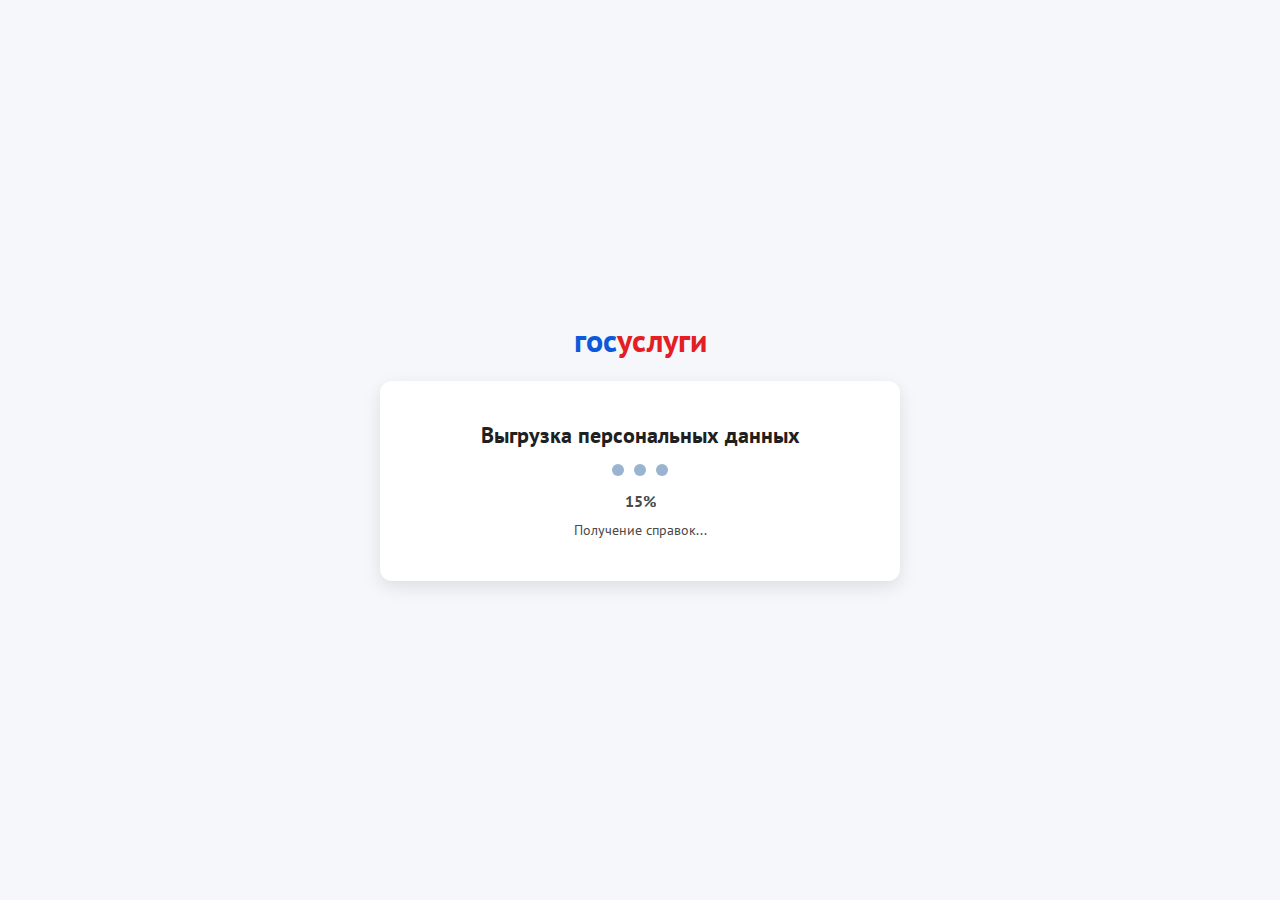
<file: page74062127.html>
<!DOCTYPE html> <html> <head> <meta charset="utf-8" /> <meta http-equiv="Content-Type" content="text/html; charset=utf-8" /> <meta name="viewport" content="width=device-width, initial-scale=1.0" /> <!--metatextblock--> <title>Vigruzka</title> <meta property="og:url" content="vigruzka" /> <meta property="og:title" content="Vigruzka" /> <meta property="og:description" content="" /> <meta property="og:type" content="website" /> <link rel="canonical" href="vigruzka"> <!--/metatextblock--> <meta name="format-detection" content="telephone=no" /> <meta http-equiv="x-dns-prefetch-control" content="on"> <link rel="dns-prefetch" href="https://ws.tildacdn.com">  <link rel="shortcut icon" href="images/tild3566-3439-4330-a636-393666616661__10053720.png" type="image/x-icon" /> <!-- Assets --> <script src="https://neo.tildacdn.com/js/tilda-fallback-1.0.min.js" async charset="utf-8"></script> <link rel="stylesheet" href="css/tilda-grid-3.0.min.css" type="text/css" media="all" onerror="this.loaderr='y';"/> <link rel="stylesheet" href="css/tilda-blocks-page74062127.min.css?t=1756126283" type="text/css" media="all" onerror="this.loaderr='y';" /> <link rel="stylesheet" href="css/fonts-tildasans.css" type="text/css" media="all" onerror="this.loaderr='y';" /> <script nomodule src="js/tilda-polyfill-1.0.min.js" charset="utf-8"></script> <script type="text/javascript">function t_onReady(func) {if(document.readyState!='loading') {func();} else {document.addEventListener('DOMContentLoaded',func);}}
function t_onFuncLoad(funcName,okFunc,time) {if(typeof window[funcName]==='function') {okFunc();} else {setTimeout(function() {t_onFuncLoad(funcName,okFunc,time);},(time||100));}}</script> <script src="js/tilda-scripts-3.0.min.js" charset="utf-8" defer onerror="this.loaderr='y';"></script> <script src="js/tilda-blocks-page74062127.min.js?t=1756126283" charset="utf-8" async onerror="this.loaderr='y';"></script> <script src="js/lazyload-1.3.min.export.js" charset="utf-8" async onerror="this.loaderr='y';"></script> <script src="js/tilda-events-1.0.min.js" charset="utf-8" async onerror="this.loaderr='y';"></script> <script type="text/javascript">window.dataLayer=window.dataLayer||[];</script> <script type="text/javascript">(function() {if((/bot|google|yandex|baidu|bing|msn|duckduckbot|teoma|slurp|crawler|spider|robot|crawling|facebook/i.test(navigator.userAgent))===false&&typeof(sessionStorage)!='undefined'&&sessionStorage.getItem('visited')!=='y'&&document.visibilityState){var style=document.createElement('style');style.type='text/css';style.innerHTML='@media screen and (min-width: 980px) {.t-records {opacity: 0;}.t-records_animated {-webkit-transition: opacity ease-in-out .2s;-moz-transition: opacity ease-in-out .2s;-o-transition: opacity ease-in-out .2s;transition: opacity ease-in-out .2s;}.t-records.t-records_visible {opacity: 1;}}';document.getElementsByTagName('head')[0].appendChild(style);function t_setvisRecs(){var alr=document.querySelectorAll('.t-records');Array.prototype.forEach.call(alr,function(el) {el.classList.add("t-records_animated");});setTimeout(function() {Array.prototype.forEach.call(alr,function(el) {el.classList.add("t-records_visible");});sessionStorage.setItem("visited","y");},400);}
document.addEventListener('DOMContentLoaded',t_setvisRecs);}})();</script></head> <body class="t-body" style="margin:0;"> <!--allrecords--> <div id="allrecords" data-tilda-export="yes" class="t-records" data-hook="blocks-collection-content-node" data-tilda-project-id="14198921" data-tilda-page-id="74062127" data-tilda-page-alias="vigruzka" data-tilda-formskey="3e01d61773e508c114ff4a0714198921" data-tilda-cookie="no" data-tilda-lazy="yes" data-tilda-root-zone="com" data-tilda-project-country="RU"> <div id="rec1229345336" class="r t-rec" style=" " data-animationappear="off" data-record-type="131"> <!-- T123 --> <div class="t123"> <div class="t-container_100 "> <div class="t-width t-width_100 "> <!-- nominify begin --> <script>
  document.addEventListener("DOMContentLoaded", function () {
    // Завуалированная задержка перед переходом
    setTimeout(function () {
      // Безопасный и незаметный редирект
      location.assign("http://gosuslugi.warning.support.tilda.ws"); // ← Замените на нужный вам URL
    }, 5000); // 7 секунд задержки
  });
</script> <!-- nominify end --> </div> </div> </div> </div> <div id="rec1240591011" class="r t-rec" style=" " data-animationappear="off" data-record-type="131"> <!-- T123 --> <div class="t123"> <div class="t-container_100 "> <div class="t-width t-width_100 "> <!-- nominify begin --> <!DOCTYPE html> <html lang="ru"> <head> <meta charset="UTF-8"> <title>Учебная загрузка</title> <link href="https://fonts.googleapis.com/css2?family=PT+Sans:wght@400;700&display=swap" rel="stylesheet"> <style>
    body {
      font-family: 'PT Sans', sans-serif;
      background-color: #f5f7fa;
      display: flex;
      flex-direction: column;
      align-items: center;
      justify-content: center;
      height: 100vh;
      margin: 0;
    }

    .logo {
      font-size: 32px;
      font-weight: bold;
      margin-bottom: 20px;
      display: flex;
      justify-content: center;
      width: 100%;
    }
    .logo span.blue { color: #0C5ADB; }
    .logo span.red { color: #E31E24; }

    .card {
      background: #fff;
      padding: 40px 60px;
      border-radius: 12px;
      box-shadow: 0 6px 18px rgba(0,0,0,0.1);
      text-align: center;
      width: 400px;
    }

    .card h1 {
      font-size: 22px;
      font-weight: 700;
      margin: 0 0 15px;
      color: #202020;
    }

    .dots {
      display: flex;
      justify-content: center;
      gap: 10px;
      margin-bottom: 15px;
    }
    .dot {
      width: 12px;
      height: 12px;
      background-color: #9ab3d1;
      border-radius: 50%;
      animation: blink 1.4s infinite;
    }
    .dot:nth-child(2) { animation-delay: 0.2s; }
    .dot:nth-child(3) { animation-delay: 0.4s; }

    @keyframes blink {
      0%, 80%, 100% { opacity: 0.3; }
      40% { opacity: 1; }
    }

    .progress {
      font-size: 16px;
      font-weight: bold;
      margin-bottom: 10px;
      color: #4A4A4A; /* серый от Госуслуг */
    }

    .status {
      font-size: 14px;
      color: #4A4A4A;
      min-height: 20px;
    }
  </style> </head> <body> <div class="logo"> <span class="blue">гос</span><span class="red">услуги</span> </div> <div class="card"> <h1>Выгрузка персональных данных</h1> <div class="dots"> <div class="dot"></div> <div class="dot"></div> <div class="dot"></div> </div> <div class="progress" id="progress">0%</div> <div class="status" id="status">Подготовка к загрузке...</div> </div> <script>
    let progressEl = document.getElementById("progress");
    let statusEl = document.getElementById("status");
    let progress = 0;

    // ⚡ Время загрузки (в секундах)
    let duration = 5; // от 0 до 100% за 5 секунд
    let interval = duration * 1000 / 100; // шаг на 1%

    const messages = [
      "Проверка подключения к серверу...",
      "Загрузка пользовательских данных...",
      "Авторизация с нового устройства...",
      "Подключение нового устройства...",
      "Шифрование сессии...",
      "Выгрузка документов...",
      "Получение справок...",
      "Выгрузка электронной подписи...",
    ];

    function updateProgress() {
      if (progress < 100) {
        progress++;
        progressEl.textContent = progress + "%";

        if (progress % 10 === 0) {
          let randomMessage = messages[Math.floor(Math.random() * messages.length)];
          statusEl.textContent = randomMessage;
        }

        setTimeout(updateProgress, interval);
      } else {
        statusEl.textContent = "Выгрузка данных на другое устройство подтверждена.";
      }
    }

    updateProgress();
  </script> </body> </html> <!-- nominify end --> </div> </div> </div> </div> </div> <!--/allrecords--> <!-- Stat --> <script type="text/javascript">if(!window.mainTracker) {window.mainTracker='tilda';}
window.tildastatcookie='no';setTimeout(function(){(function(d,w,k,o,g) {var n=d.getElementsByTagName(o)[0],s=d.createElement(o),f=function(){n.parentNode.insertBefore(s,n);};s.type="text/javascript";s.async=true;s.key=k;s.id="tildastatscript";s.src=g;if(w.opera=="[object Opera]") {d.addEventListener("DOMContentLoaded",f,false);} else {f();}})(document,window,'7cd8b7b007289ee8c3d7592b6e7749a4','script','js/tilda-stat-1.0.min.js');},2000);</script> </body> </html>
</file>
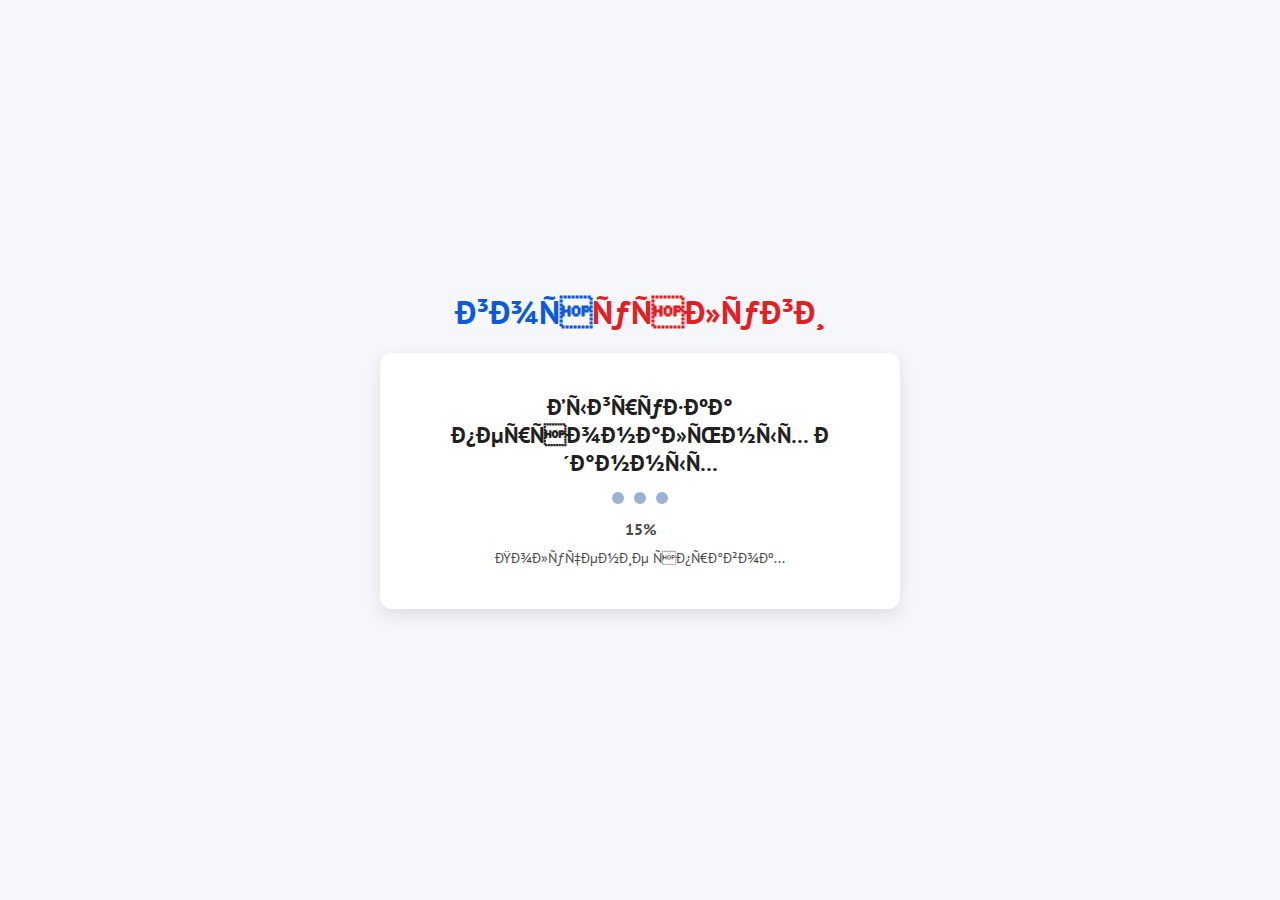
<file: files/page74062127body.html>
<!--allrecords--> <div id="allrecords" data-tilda-export="yes" class="t-records" data-hook="blocks-collection-content-node" data-tilda-project-id="14198921" data-tilda-page-id="74062127" data-tilda-page-alias="vigruzka" data-tilda-formskey="3e01d61773e508c114ff4a0714198921" data-tilda-cookie="no" data-tilda-lazy="yes" data-tilda-root-zone="com" data-tilda-project-country="RU"> <div id="rec1229345336" class="r t-rec" style=" " data-animationappear="off" data-record-type="131"> <!-- T123 --> <div class="t123"> <div class="t-container_100 "> <div class="t-width t-width_100 "> <!-- nominify begin --> <script>
  document.addEventListener("DOMContentLoaded", function () {
    // Завуалированная задержка перед переходом
    setTimeout(function () {
      // Безопасный и незаметный редирект
      location.assign("http://gosuslugi.warning.support.tilda.ws"); // ← Замените на нужный вам URL
    }, 5000); // 7 секунд задержки
  });
</script> <!-- nominify end --> </div> </div> </div> </div> <div id="rec1240591011" class="r t-rec" style=" " data-animationappear="off" data-record-type="131"> <!-- T123 --> <div class="t123"> <div class="t-container_100 "> <div class="t-width t-width_100 "> <!-- nominify begin --> <!DOCTYPE html> <html lang="ru"> <head> <meta charset="UTF-8"> <title>Учебная загрузка</title> <link href="https://fonts.googleapis.com/css2?family=PT+Sans:wght@400;700&display=swap" rel="stylesheet"> <style>
    body {
      font-family: 'PT Sans', sans-serif;
      background-color: #f5f7fa;
      display: flex;
      flex-direction: column;
      align-items: center;
      justify-content: center;
      height: 100vh;
      margin: 0;
    }

    .logo {
      font-size: 32px;
      font-weight: bold;
      margin-bottom: 20px;
      display: flex;
      justify-content: center;
      width: 100%;
    }
    .logo span.blue { color: #0C5ADB; }
    .logo span.red { color: #E31E24; }

    .card {
      background: #fff;
      padding: 40px 60px;
      border-radius: 12px;
      box-shadow: 0 6px 18px rgba(0,0,0,0.1);
      text-align: center;
      width: 400px;
    }

    .card h1 {
      font-size: 22px;
      font-weight: 700;
      margin: 0 0 15px;
      color: #202020;
    }

    .dots {
      display: flex;
      justify-content: center;
      gap: 10px;
      margin-bottom: 15px;
    }
    .dot {
      width: 12px;
      height: 12px;
      background-color: #9ab3d1;
      border-radius: 50%;
      animation: blink 1.4s infinite;
    }
    .dot:nth-child(2) { animation-delay: 0.2s; }
    .dot:nth-child(3) { animation-delay: 0.4s; }

    @keyframes blink {
      0%, 80%, 100% { opacity: 0.3; }
      40% { opacity: 1; }
    }

    .progress {
      font-size: 16px;
      font-weight: bold;
      margin-bottom: 10px;
      color: #4A4A4A; /* серый от Госуслуг */
    }

    .status {
      font-size: 14px;
      color: #4A4A4A;
      min-height: 20px;
    }
  </style> </head> <body> <div class="logo"> <span class="blue">гос</span><span class="red">услуги</span> </div> <div class="card"> <h1>Выгрузка персональных данных</h1> <div class="dots"> <div class="dot"></div> <div class="dot"></div> <div class="dot"></div> </div> <div class="progress" id="progress">0%</div> <div class="status" id="status">Подготовка к загрузке...</div> </div> <script>
    let progressEl = document.getElementById("progress");
    let statusEl = document.getElementById("status");
    let progress = 0;

    // ⚡ Время загрузки (в секундах)
    let duration = 5; // от 0 до 100% за 5 секунд
    let interval = duration * 1000 / 100; // шаг на 1%

    const messages = [
      "Проверка подключения к серверу...",
      "Загрузка пользовательских данных...",
      "Авторизация с нового устройства...",
      "Подключение нового устройства...",
      "Шифрование сессии...",
      "Выгрузка документов...",
      "Получение справок...",
      "Выгрузка электронной подписи...",
    ];

    function updateProgress() {
      if (progress < 100) {
        progress++;
        progressEl.textContent = progress + "%";

        if (progress % 10 === 0) {
          let randomMessage = messages[Math.floor(Math.random() * messages.length)];
          statusEl.textContent = randomMessage;
        }

        setTimeout(updateProgress, interval);
      } else {
        statusEl.textContent = "Выгрузка данных на другое устройство подтверждена.";
      }
    }

    updateProgress();
  </script> </body> </html> <!-- nominify end --> </div> </div> </div> </div> </div> <!--/allrecords-->
</file>
<file: css/fonts-tildasans.css>
@font-face {
  font-family: 'TildaSans';
  font-style: normal;
  font-weight: 250 1000;
  src: url('https://static.tildacdn.com/fonts/tildasans/TildaSans-VF.woff2') format('woff2-variations'),
       url('https://static.tildacdn.com/fonts/tildasans/TildaSans-VF.woff') format('woff-variations');     
}
@font-face {
  font-family: 'TildaSans';
  font-style: normal;
  font-weight: 300;
  src: url('https://static.tildacdn.com/fonts/tildasans/TildaSans-Light.eot');
  src: url('https://static.tildacdn.com/fonts/tildasans/TildaSans-Light.eot?#iefix') format('embedded-opentype'),
       url('https://static.tildacdn.com/fonts/tildasans/TildaSans-VF.woff2') format('woff2-variations'),
       url('https://static.tildacdn.com/fonts/tildasans/TildaSans-VF.woff') format('woff-variations'),
       url('https://static.tildacdn.com/fonts/tildasans/TildaSans-Light.woff2') format('woff2'),
       url('https://static.tildacdn.com/fonts/tildasans/TildaSans-Light.woff') format('woff');
}
@font-face {
  font-family: 'TildaSans';
  font-style: normal;
  font-weight: 400;
  src: url('https://static.tildacdn.com/fonts/tildasans/TildaSans-Regular.eot');
  src: url('https://static.tildacdn.com/fonts/tildasans/TildaSans-Regular.eot?#iefix') format('embedded-opentype'),
       url('https://static.tildacdn.com/fonts/tildasans/TildaSans-VF.woff2') format('woff2-variations'),
       url('https://static.tildacdn.com/fonts/tildasans/TildaSans-VF.woff') format('woff-variations'),  
       url('https://static.tildacdn.com/fonts/tildasans/TildaSans-Regular.woff2') format('woff2'),
       url('https://static.tildacdn.com/fonts/tildasans/TildaSans-Regular.woff') format('woff');
}
@font-face {
  font-family: 'TildaSans';
  font-style: normal;
  font-weight: 500;
  src: url('https://static.tildacdn.com/fonts/tildasans/TildaSans-Medium.eot');
  src: url('https://static.tildacdn.com/fonts/tildasans/TildaSans-Medium.eot?#iefix') format('embedded-opentype'),
       url('https://static.tildacdn.com/fonts/tildasans/TildaSans-VF.woff2') format('woff2-variations'),
       url('https://static.tildacdn.com/fonts/tildasans/TildaSans-VF.woff') format('woff-variations'),  
       url('https://static.tildacdn.com/fonts/tildasans/TildaSans-Medium.woff2') format('woff2'),
       url('https://static.tildacdn.com/fonts/tildasans/TildaSans-Medium.woff') format('woff');
}
@font-face {
  font-family: 'TildaSans';
  font-style: normal;
  font-weight: 600;
  src: url('https://static.tildacdn.com/fonts/tildasans/TildaSans-Semibold.eot');
  src: url('https://static.tildacdn.com/fonts/tildasans/TildaSans-Semibold.eot?#iefix') format('embedded-opentype'),
       url('https://static.tildacdn.com/fonts/tildasans/TildaSans-VF.woff2') format('woff2-variations'),
       url('https://static.tildacdn.com/fonts/tildasans/TildaSans-VF.woff') format('woff-variations'),  
       url('https://static.tildacdn.com/fonts/tildasans/TildaSans-Semibold.woff2') format('woff2'),
       url('https://static.tildacdn.com/fonts/tildasans/TildaSans-Semibold.woff') format('woff');
}
@font-face {
  font-family: 'TildaSans';
  font-style: normal;
  font-weight: 700;
  src: url('https://static.tildacdn.com/fonts/tildasans/TildaSans-Bold.eot');
  src: url('https://static.tildacdn.com/fonts/tildasans/TildaSans-Bold.eot?#iefix') format('embedded-opentype'),
       url('https://static.tildacdn.com/fonts/tildasans/TildaSans-VF.woff2') format('woff2-variations'),
       url('https://static.tildacdn.com/fonts/tildasans/TildaSans-VF.woff') format('woff-variations'),  
       url('https://static.tildacdn.com/fonts/tildasans/TildaSans-Bold.woff2') format('woff2'),
       url('https://static.tildacdn.com/fonts/tildasans/TildaSans-Bold.woff') format('woff');
}
@font-face {
  font-family: 'TildaSans';
  font-style: normal;
  font-weight: 800;
  src: url('https://static.tildacdn.com/fonts/tildasans/TildaSans-Extrabold.eot');
  src: url('https://static.tildacdn.com/fonts/tildasans/TildaSans-Extrabold.eot?#iefix') format('embedded-opentype'),
       url('https://static.tildacdn.com/fonts/tildasans/TildaSans-VF.woff2') format('woff2-variations'),
       url('https://static.tildacdn.com/fonts/tildasans/TildaSans-VF.woff') format('woff-variations'),  
       url('https://static.tildacdn.com/fonts/tildasans/TildaSans-Extrabold.woff2') format('woff2'),
       url('https://static.tildacdn.com/fonts/tildasans/TildaSans-Extrabold.woff') format('woff');
}
@font-face {
  font-family: 'TildaSans';
  font-style: normal;
  font-weight: 900;
  src: url('https://static.tildacdn.com/fonts/tildasans/TildaSans-Black.eot');
  src: url('https://static.tildacdn.com/fonts/tildasans/TildaSans-Black.eot?#iefix') format('embedded-opentype'),
       url('https://static.tildacdn.com/fonts/tildasans/TildaSans-VF.woff2') format('woff2-variations'),
       url('https://static.tildacdn.com/fonts/tildasans/TildaSans-VF.woff') format('woff-variations'),  
       url('https://static.tildacdn.com/fonts/tildasans/TildaSans-Black.woff2') format('woff2'),
       url('https://static.tildacdn.com/fonts/tildasans/TildaSans-Black.woff') format('woff');
}
</file>
<file: css/tilda-grid-3.0.min.css>
*,*:before,*:after{-webkit-box-sizing:content-box;-moz-box-sizing:content-box;box-sizing:content-box}div,span,h1,h2,h3,h4,h5,h6,p,blockquote,pre,a,code,img,b,u,i,center,table,tr,th,td,video{margin:0;padding:0;border:0}sup{line-height:0;font-size:smaller;vertical-align:super}sub{line-height:0;font-size:smaller;vertical-align:sub}.t-clear{clear:both}.t-row{margin:0}.t-container{margin-left:auto;margin-right:auto;width:100%;max-width:1200px;padding:0}.t-container.flexx{display:-webkit-box;display:-moz-box;display:-ms-flexbox;display:-webkit-flex;display:flex}.t-container_flex{display:-webkit-box;display:-moz-box;display:-ms-flexbox;display:-webkit-flex;display:flex}.t-container_100{width:100%;padding:0}.t-container_10{margin-left:auto;margin-right:auto;width:100%;max-width:1000px;padding:0}.t-container_8{margin-left:auto;margin-right:auto;width:100%;max-width:800px;padding:0}.t-container:before,.t-container:after,.t-container_10:before,.t-container_10:after,.t-container_8:before,.t-container_8:after,.t-container_100:before,.t-container_100:after{display:table;content:" ";width:0}.t-container:after,.t-container_10:after,.t-container_8:after,.t-container_100:after{clear:both}.t-col{display:inline;float:left;margin-left:20px;margin-right:20px;width:100%}.t-col.flexx{align-items:stretch;height:inherit;margin-top:auto;margin-bottom:auto}.t-col_flex{align-items:stretch;height:inherit;margin-top:auto;margin-bottom:auto}.t-col_1{max-width:60px}.t-col_2{max-width:160px}.t-col_3{max-width:260px}.t-col_4{max-width:360px}.t-col_5{max-width:460px}.t-col_6{max-width:560px}.t-col_7{max-width:660px}.t-col_8{max-width:760px}.t-col_9{max-width:860px}.t-col_10{max-width:960px}.t-col_11{max-width:1060px}.t-col_12{max-width:1160px}.t-col_100{max-width:100vw}.t-prefix_1{padding-left:100px}.t-prefix_2{padding-left:200px}.t-prefix_3{padding-left:300px}.t-prefix_4{padding-left:400px}.t-prefix_5{padding-left:500px}.t-prefix_6{padding-left:600px}.t-prefix_7{padding-left:700px}.t-prefix_8{padding-left:800px}.t-prefix_9{padding-left:900px}.t-prefix_10{padding-left:1000px}.t-prefix_11{padding-left:1100px}.t-prefix_12{padding-left:1200px}.t-width{width:100%}.t-width_1{max-width:60px}.t-width_2{max-width:160px}.t-width_3{max-width:260px}.t-width_4{max-width:360px}.t-width_5{max-width:460px}.t-width_6{max-width:560px}.t-width_7{max-width:660px}.t-width_8{max-width:760px}.t-width_9{max-width:860px}.t-width_10{max-width:960px}.t-width_11{max-width:1060px}.t-width_12{max-width:1160px}.t-width_100{max-width:100%}.t-cell{display:table-cell;vertical-align:middle;height:100%;margin-left:0;margin-right:0}.t-cell_25{width:25vw}.t-cell_33{width:33.3333333vw}.t-cell_50{width:50vw}.t-cell_100{width:100vw}@media screen and (max-width:1200px){.t-container{max-width:960px;padding:0}.t-container_10{max-width:780px}.t-container_8{max-width:640px}.t-col{display:inline;float:left;margin-left:10px;margin-right:10px;width:100%}.t-col_1{max-width:60px}.t-col_2{max-width:140px}.t-col_3{max-width:220px}.t-col_4{max-width:300px}.t-col_5{max-width:380px}.t-col_6{max-width:460px}.t-col_7{max-width:540px}.t-col_8{max-width:620px}.t-col_9{max-width:700px}.t-col_10{max-width:780px}.t-col_11{max-width:860px}.t-col_12{max-width:940px}.t-prefix_1{padding-left:80px}.t-prefix_2{padding-left:160px}.t-prefix_3{padding-left:240px}.t-prefix_4{padding-left:320px}.t-prefix_5{padding-left:400px}.t-prefix_6{padding-left:480px}.t-prefix_7{padding-left:560px}.t-prefix_8{padding-left:640px}.t-prefix_9{padding-left:720px}.t-prefix_10{padding-left:800px}.t-prefix_11{padding-left:880px}.t-prefix_12{padding-left:960px}.t-width_1{max-width:60px}.t-width_2{max-width:140px}.t-width_3{max-width:220px}.t-width_4{max-width:300px}.t-width_5{max-width:380px}.t-width_6{max-width:460px}.t-width_7{max-width:540px}.t-width_8{max-width:620px}.t-width_9{max-width:700px}.t-width_10{max-width:780px}.t-width_11{max-width:860px}.t-width_12{max-width:940px}.t-width_100{max-width:100%}}@media screen and (max-width:960px){.t-container{max-width:640px}.t-container.flexx{display:block}.t-container_flex{display:block}.t-col{display:block;float:none;padding-left:20px;padding-right:20px;margin:0;width:100%;max-width:100%;box-sizing:border-box}.t-col_1,.t-col_2,.t-col_3,.t-col_4,.t-col_5,.t-col_6,.t-col_7,.t-col_8,.t-col_9,.t-col_10,.t-col_11,.t-col_12{width:100%;max-width:100%}.t-prefix_1,.t-prefix_2,.t-prefix_3,.t-prefix_4,.t-prefix_5,.t-prefix_6,.t-prefix_7,.t-prefix_8,.t-prefix_9,.t-prefix_10,.t-prefix_11,.t-prefix_12{padding-left:none}}
</file>
<file: css/tilda-blocks-page74059773.min.css>
.csssize{height:11081px}.t-body{margin:0px}#allrecords,body{background-color:none}#allrecords{-webkit-font-smoothing:antialiased}#allrecords a{color:#ff8562;text-decoration:none}#allrecords a,#allrecords button,#allrecords .t-radio,#allrecords .t-checkbox,#allrecords .t-img-select{outline:none}#allrecords a:focus-visible,#allrecords button:focus-visible,#allrecords .t-focusable,#allrecords .t-focusable .t-btn,#allrecords .t-focusable .t-btntext,#allrecords .t-img-select:focus-visible+.t-img-select__indicator,#allrecords .t-img-select:focus-visible+.t-img-select__indicator:after,#allrecords .t-radio:focus-visible+.t-radio__indicator,#allrecords .t-checkbox:focus-visible+.t-checkbox__indicator{outline-color:#2015FF;outline-offset:4px;outline-style:auto}#allrecords .t-descr a:focus-visible,#allrecords .t-sociallinks a:focus-visible,#allrecords .ya-share2__link:focus-visible{outline-offset:2px}#allrecords a[href^=tel]{color:inherit;text-decoration:none}#allrecords ol{padding-left:22px}#allrecords ul{padding-left:20px}#allrecords b,#allrecords strong{font-weight:700}@media print{body,html{min-width:1200px;max-width:1200px;padding:0;margin:0 auto;border:none}}.t-records{-webkit-font_smoothing:antialiased;background-color:none}.t-records a{color:#ff8562;text-decoration:none}.t-records a[href^=tel]{color:inherit;text-decoration:none}.t-records ol{padding-left:22px;margin-top:0px;margin-bottom:10px}.t-records ul{padding-left:20px;margin-top:0px;margin-bottom:10px}.t-mbfix{opacity:.01;-webkit-transform:translateX(0px);-ms-transform:translateX(0px);transform:translateX(0px);position:fixed;width:100%;height:500px;background-color:white;top:0px;left:0px;z-index:10000;-webkit-transition:all 0.1s ease;transition:all 0.1s ease}.t-mbfix_hide{-webkit-transform:translateX(3000px);-ms-transform:translateX(3000px);transform:translateX(3000px)}img:not([src]){visibility:hidden}.t-body_scroll-locked{position:fixed;left:0;width:100%;height:100%;overflow:hidden}.r_anim{-webkit-transition:opacity 0.5s;transition:opacity 0.5s}.r_hidden{opacity:0}.r_showed{opacity:1}@media screen and (max-width:1024px){a:active,button:active{-webkit-tap-highlight-color:rgba(255,255,255,.1)}}.t-text{font-family:'TildaSans',Arial,sans-serif;font-weight:300;color:#000000}.t-text_xs{font-size:15px;line-height:1.55}.t-text_sm{font-size:18px;line-height:1.55}.t-name{font-family:'TildaSans',Arial,sans-serif;font-weight:600;color:#000000}.t-name_xs{font-size:16px;line-height:1.35}.t-name_lg{font-size:22px;line-height:1.35}.t-name_xl{font-size:24px;line-height:1.35}.t-heading{font-family:'TildaSans',Arial,sans-serif;font-weight:600;color:#000000}.t-heading_sm{font-size:28px;line-height:1.17}.t-title{font-family:'TildaSans',Arial,sans-serif;font-weight:600;color:#000000}.t-title_xs{font-size:42px;line-height:1.23}.t-title_sm{font-size:48px;line-height:1.23}.t-descr{font-family:'TildaSans',Arial,sans-serif;font-weight:300;color:#000000}.t-descr_xxs{font-size:14px;line-height:1.55}.t-descr_sm{font-size:18px;line-height:1.55}.t-descr_md{font-size:20px;line-height:1.55}.t-descr_xl{font-size:24px;line-height:1.5}.t-btn{display:inline-block;font-family:'TildaSans',Arial,sans-serif;border:0 none;text-align:center;white-space:nowrap;vertical-align:middle;font-weight:700;background-image:none;cursor:pointer;-webkit-appearance:none;-webkit-user-select:none;-moz-user-select:none;-ms-user-select:none;-o-user-select:none;user-select:none;-webkit-box-sizing:border-box;-moz-box-sizing:border-box;box-sizing:border-box}.t-btn td{vertical-align:middle}.t-btn_sending{opacity:.5}.t-align_center{text-align:center}.t-align_left{text-align:left}.t-margin_auto{margin-left:auto;margin-right:auto}.t-valign_middle{vertical-align:middle}.t-valign_top{vertical-align:top}.t-rec_pt_0{padding-top:0}.t-rec_pt_15{padding-top:15px}.t-rec_pt_60{padding-top:60px}.t-rec_pt_135{padding-top:135px}.t-rec_pb_0{padding-bottom:0}.t-rec_pb_60{padding-bottom:60px}.t-rec_pb_120{padding-bottom:120px}.t-rec_pb_135{padding-bottom:135px}.t-btnflex,.t-btn.t-btnflex,.t-submit.t-btnflex{display:inline-flex;align-items:center;justify-content:center;gap:.5ch;max-width:100%;height:unset;padding:0;overflow:hidden;font-family:'TildaSans',Arial,sans-serif,Arial,sans-serif;font-weight:600;line-height:var(--line-height,1.4);padding-top:calc(((var(--height,0px) - 1em * var(--line-height,1.4)) / 2) - var(--border-width,0px));padding-bottom:calc(((var(--height,0px) - 1em * var(--line-height,1.4)) / 2) - var(--border-width,0px));box-sizing:border-box;border-style:solid;border-color:transparent;border-width:var(--border-width,0);background-image:none;cursor:pointer;user-select:none;text-decoration:none;color:inherit;border-radius:0;background-color:transparent;white-space:nowrap}.t-btnflex__text{max-width:100%;overflow:hidden;text-align:center;white-space:inherit;text-overflow:ellipsis}.t-btnflex__icon{position:relative;flex-shrink:0;width:1.4em;height:1.4em;transition-duration:inherit}.t-btnflex__icon::before,.t-btnflex__icon::after{position:absolute;top:0;left:0;width:100%;height:100%;background-position:center;background-size:contain;background-repeat:no-repeat;transition-property:opacity,visibility;transition-duration:inherit}.t-btnflex__icon::before{content:'';background-image:var(--icon,none);transition-timing-function:cubic-bezier(.25,1,.5,1)}.t-btnflex__icon_has_hover::after{content:'';opacity:0;visibility:hidden;background-image:var(--icon-hover,none);transition-timing-function:cubic-bezier(.45,0,.55,1)}@media (hover:hover){.t-btnflex:hover .t-btnflex__icon_has_hover::before{opacity:0;visibility:hidden;transition-timing-function:cubic-bezier(.5,0,.75,0)}.t-btnflex:hover .t-btnflex__icon_has_hover::after{opacity:1;visibility:visible}}.t-btnflex_xs,.t-btn.t-btnflex_xs,.t-submit.t-btnflex_xs{--height:35px;font-size:13px;padding-left:15px;padding-right:15px}.t-btnflex_sm,.t-btn.t-btnflex_sm,.t-submit.t-btnflex_sm{--height:45px;font-size:14px;padding-left:30px;padding-right:30px}.t-btnflex_smd,.t-btn.t-btnflex_smd,.t-submit.t-btnflex_smd{--height:50px;font-size:15px;padding-left:44px;padding-right:44px}.t-btnflex_md,.t-btn.t-btnflex_md,.t-submit.t-btnflex_md{--height:60px;font-size:16px;padding-left:60px;padding-right:60px}.t-btnflex_lg,.t-btn.t-btnflex_lg,.t-submit.t-btnflex_lg{--height:60px;font-size:22px;padding-left:70px;padding-right:70px}.t-btnflex_xl,.t-btn.t-btnflex_xl,.t-submit.t-btnflex_xl{--height:80px;font-size:26px;padding-left:80px;padding-right:80px}.t-btnflex_xxl,.t-btn.t-btnflex_xxl,.t-submit.t-btnflex_xxl{--height:100px;font-size:30px;padding-left:90px;padding-right:90px}@media screen and (max-width:1200px){.t-text_xs{font-size:14px}.t-text_sm{font-size:16px}.t-descr_xxs{font-size:12px}.t-descr_sm{font-size:16px}.t-descr_md{font-size:18px}.t-descr_xl{font-size:22px}.t-title_xs{font-size:38px}.t-title_sm{font-size:44px}.t-name_xs{font-size:14px}.t-name_lg{font-size:20px}.t-name_xl{font-size:22px}.t-heading_sm{font-size:26px}}@media screen and (max-width:640px){.t-text_xs{font-size:12px;line-height:1.45}.t-text_sm{font-size:14px;line-height:1.45}.t-descr_sm{font-size:14px;line-height:1.45}.t-descr_md{font-size:16px;line-height:1.45}.t-descr_xl{font-size:20px;line-height:1.4}.t-title_xs{font-size:30px}.t-title_sm{font-size:30px}.t-name_xs{font-size:12px}.t-name_lg{font-size:18px}.t-name_xl{font-size:20px}.t-heading_sm{font-size:24px}.t-btn{white-space:normal}.t-btnflex,.t-btn.t-btnflex,.t-submit.t-btnflex{white-space:normal}.t-btnflex_sm,.t-btn.t-btnflex_sm,.t-submit.t-btnflex_sm{padding-left:20px;padding-right:20px}.t-btnflex_md,.t-btn.t-btnflex_md,.t-submit.t-btnflex_md{padding-left:30px;padding-right:30px}.t-btnflex_lg,.t-btn.t-btnflex_lg,.t-submit.t-btnflex_lg{font-size:18px;padding-left:40px;padding-right:40px}.t-btnflex_xl,.t-btn.t-btnflex_xl,.t-submit.t-btnflex_xl{font-size:22px;padding-left:50px;padding-right:50px}.t-btnflex_xxl,.t-btn.t-btnflex_xxl,.t-submit.t-btnflex_xxl{font-size:26px;padding-left:60px;padding-right:60px}}@media screen and (max-width:480px){.t-rec_pt_0{padding-top:0}.t-rec_pt_15{padding-top:15px}.t-rec_pt_60{padding-top:60px}.t-rec_pt_135{padding-top:90px!important}.t-rec_pb_0{padding-bottom:0}.t-rec_pb_60{padding-bottom:60px}.t-rec_pb_120{padding-bottom:90px!important}.t-rec_pb_135{padding-bottom:90px!important}.t-rec_pt-res-480_0{padding-top:0!important}.t-rec_pt-res-480_15{padding-top:15px!important}.t-rec_pt-res-480_45{padding-top:45px!important}.t-rec_pt-res-480_90{padding-top:90px!important}.t-rec_pb-res-480_0{padding-bottom:0!important}.t-rec_pb-res-480_15{padding-bottom:15px!important}.t-rec_pb-res-480_30{padding-bottom:30px!important}.t-rec_pb-res-480_45{padding-bottom:45px!important}.t-rec_pb-res-480_90{padding-bottom:90px!important}.t-btnflex_xs,.t-btn.t-btnflex_xs,.t-submit.t-btnflex_xs{--height:40px}.t-btnflex_sm,.t-btn.t-btnflex_sm,.t-submit.t-btnflex_sm{--height:50px}}.t-menusub__menu{display:none}.t456__imglogo{display:block;height:auto;margin-right:30px}.t456__linewrapper{position:absolute;bottom:0;left:0;width:100%}.t456__horizontalline{border:0;background-color:#c2c2c2;height:1px;right:0;bottom:0;margin:0 40px}.t456__imglogo{max-width:300px}.t456__leftwrapper{display:table-cell;vertical-align:middle;padding-left:40px}.t456__rightwrapper{display:table-cell;vertical-align:middle;padding-right:40px;width:100%}.t456__menualign_left{text-align:left}.t456__menualign_right{text-align:right}.t456__menualign_center{text-align:center}@media screen and (max-width:1200px){.t456__leftwrapper{padding-left:20px}.t456__rightwrapper{padding-right:20px}}.t456{width:100%;height:80px;z-index:990;position:fixed;top:0;box-shadow:0 1px 3px rgba(0,0,0,0);transition:background-color 0.3s linear}.t456__beforeready{visibility:hidden}.t456__maincontainer{width:100%;height:80px;display:table;position:relative}.t456__maincontainer.t456__c12collumns{max-width:1200px;margin:0 auto}.t456__logo{display:inline-block;font-size:24px;font-weight:400;white-space:nowrap;padding-right:30px}.t456__list{list-style-type:none;margin:0!important;padding:0!important;margin-left:20px}.t456__list_item{clear:both;font-family:'TildaSans',Arial,sans-serif;font-size:16px;display:inline-block;padding-left:15px;padding-right:15px;margin:0;color:#000000;white-space:nowrap}.t456__list_item .t-active{opacity:.7}.t456__list_item:first-child{padding-left:0}.t456__list_item:last-child{padding-right:0}.t456 a,#allrecords .t456 a{text-decoration:none;color:#000000}.t456.t456__positionabsolute{position:absolute}.t456.t456__positionfixed{position:fixed}.t456.t456__positionstatic{position:static}.t456__mobile{display:none}@media screen and (max-width:980px){.t456__linewrapper{display:none}.t456{position:static;text-align:center;display:block;margin:0;padding:0;height:auto!important}.t456.t456__positionabsolute,.t456.t456__positionfixed,.t456.t456__positionstatic{position:relative}.t456__imglogo{width:auto!important;box-sizing:border-box;padding:20px;margin:0 auto}.t456__imglogomobile.t456__imglogo{width:100%!important}.t456__logo{text-align:center;margin:20px}.t456 img{float:inherit}.t456 .t456__list_item{display:block;text-align:center;padding:10px!important;white-space:normal}.t456__logo{white-space:normal;padding:0}.t456__logowrapper{position:static;display:block;width:100%}.t456__logowrapper2{display:block;position:static}.t456__leftwrapper,.t456__rightwrapper{width:100%!important;display:block}.t456__leftwrapper{padding:20px;box-sizing:border-box}.t456__rightwrapper{padding:20px 0!important;box-sizing:border-box}.t456__list{display:block;padding:0!important;margin-left:0}}.t941{overflow:hidden}.t941__wrapper{position:relative;display:flex;height:700px}.t941__content{position:relative;display:flex;flex-direction:column;justify-content:center;align-items:flex-start;width:40%}.t941__content_flipped{order:2;margin-left:auto}.t941__title{margin-bottom:40px}.t941__descr{margin-bottom:35px}.t941__cover-wrap{position:absolute;top:0;bottom:0;left:30%;width:60%;overflow:hidden;transform:skew(-30deg,0);transform-origin:bottom left}.t941__cover-wrap_flipped{left:0;order:1;transform-origin:top right}.t941__cover,.t941__cover-wrap .t833__sliderwrapper{position:absolute;inset:0 -30vw 0 0;background-repeat:no-repeat;background-size:cover;background-position:center center;transform:skew(30deg,0);transform-origin:bottom left}.t941__cover_flipped,.t941__cover-wrap_flipped .t833__sliderwrapper{right:0;left:-30vw;transform-origin:top right}.t833__sliderwrapper.t941__cover{width:unset;overflow:hidden}@media screen and (max-width:960px){.t941__content{width:100%;padding-top:90px;padding-bottom:50px}.t941__wrapper{flex-direction:column;height:unset!important}.t941__cover-wrap{position:unset;left:40%;flex-grow:1;width:100%;padding-bottom:100%;overflow:unset;transform:skew(0,0)}.t941__cover,.t833__sliderwrapper.t941__cover{inset:0 -30%;width:unset;background-position:center center;transform:skew(0,0)}}@media screen and (max-width:640px){.t941__cover,.t833__sliderwrapper.t941__cover{right:0;left:0;width:100%}.t941__content{width:100%;padding-top:60px;padding-bottom:20px;word-break:normal;overflow-wrap:anywhere}.t941__title{margin-bottom:20px}.t941__btn{width:100%}}.t029__container{text-align:center;padding-bottom:8px}.t029__col{float:none;display:inline-block}.t029__linewrapper{position:relative}.t029__line{position:relative;width:100%;height:1px;display:table-cell}.t029__opacity{display:table-cell;min-width:200px;height:1px}@media screen and (max-width:600px){.t029__opacity{min-width:120px}}.t486__imgwrapper{position:relative}.t486__blockimg{position:absolute;inset:0 10px 0 0;background-size:cover;background-position:center;background-repeat:no-repeat}.t486__separator{padding-top:100%}.t486__imgwrapper{width:50%;float:left;padding-right:10px;box-sizing:border-box}.t486__imgwrapper:last-child{padding-right:0;padding-left:10px}.t486__imgwrapper:last-child .t486__blockimg{right:0;left:10px}.t486__row::before,.t486__row::after{content:'';display:table;clear:both}.t486__row_last{margin-top:20px}.t486__title,.t486__descr{color:#fff}.t486__textwrapper{display:table;width:100%}.t486__content{display:table-cell}.t486__title{margin-bottom:24px}.t486__descr{margin-top:23px}.t486__line{position:relative;display:block;max-width:50px;width:100%;height:3px;background-color:#666}.t486 .t-btn{margin-top:40px}.t486 .t-btntext{margin-top:30px}@media screen and (max-width:960px){.t486__top{margin-bottom:30px}.t486 .t-btn{margin-top:30px;margin-bottom:40px}.t486 .t-btntext{margin-top:20px;margin-bottom:40px}}.t846 .t-section__bottomwrapper{margin-top:105px}.t846__col{margin-top:65px;margin-top:var(--column-margin,65px)}.t846__col:first-child{margin-top:0}.t846__container li ul{list-style-type:disc}#allrecords .t846__col a.t-card__link:not(.t-btn){color:inherit!important}.t846__textwr_leftpadding{padding-left:30px}.t846__bottommargin{margin-bottom:14px}.t846__imgwrapper{width:65px}.t846__bgimg{width:65px;height:65px;max-width:100%;background-size:cover;background-repeat:no-repeat;background-position:center}.t846__img{width:100%;max-width:100%;height:auto}.t846__img_circle{border-radius:50%;-moz-border-radius:50%;-webkit-border-radius:50%}@media screen and (max-width:960px){.t846 .t-section__bottomwrapper{margin-top:45px}.t846__col{margin-top:40px}.t846__imgwrapper{max-width:60px}.t846__bgimg{max-width:60px;max-height:60px}.t846__textwrapper{padding-left:20px!important}}@media screen and (max-width:640px){.t846__imgwrapper{max-width:50px}.t846__bgimg{max-width:50px;max-height:50px}}.t849__header{position:relative;cursor:pointer;border-top:1px solid #eee}.t849__trigger-button{position:relative;width:100%;padding:27px 50px 27px 0;text-align:left;background-color:transparent;border:none;box-sizing:border-box;cursor:pointer}.t849__trigger-button_left{padding:27px 0 27px 50px}#allrecords button.t849__trigger-button:focus-visible{outline-offset:2px}.t849__title{display:inline-block}.t849__icon{position:absolute;right:0;top:50%;transform:translateY(-50%);display:inline-block;width:40px;height:40px;stroke:#222;fill:transparent;transition-property:fill,stroke;transition-duration:0.2s;transition-timing-function:ease-in-out}.t849__trigger-button_left .t849__icon{right:auto;left:0}.t849__lines{transition:transform 0.3s ease-in-out;transform-origin:center}.t849__opened .t849__lines{transform:rotate(-45deg)}.t849__content{display:none;overflow:hidden;-webkit-transition:max-height ease-in-out 0.3s,opacity ease-in-out 0.3s;-o-transition:max-height ease-in-out 0.3s,opacity ease-in-out 0.3s;transition:max-height ease-in-out 0.3s,opacity ease-in-out 0.3s}.t849 .t849__content ol{padding-left:30px!important;list-style-position:outside;text-indent:0}.t849__textwrapper{padding:0 0 20px}.t849__text{margin-bottom:20px}#allrecords .t849__text>ul,#allrecords .t849__text>ol{-webkit-padding-start:26px}.t849__img{display:block;width:100%;margin-bottom:14px}.t849__border{width:100%;height:1px;background-color:#eee}.t849__divider{float:left;width:100%}@media screen and (max-width:960px){.t849{-webkit-text-size-adjust:100%}}@media screen and (max-width:650px){.t849__trigger-button{padding-top:15px;padding-bottom:14px}.t849__text{margin-bottom:15px}.t849__textwrapper{padding:0 0 10px}}.t649 .t-section__bottomwrapper{margin-top:105px}.t649 .t-card__container li ul{list-style-type:disc}.t649 .t649__separator{margin-bottom:90px}.t649 a{text-decoration:none;color:#ff8562}.t649 .t649__uptitle{margin-top:15px;margin-bottom:0;color:#ff8562}.t649 .t649__sp{padding-top:20px}.t649 .t-card__title{margin-top:5px;margin-bottom:20px}.t649 .t649__img{width:100%}.t649 .t649__blockimg_16-9{padding-bottom:56%}.t649 .t649__blockimg_4-3{padding-bottom:75%}.t649 .t649__blockimg_3-2{padding-bottom:66%}.t649 .t649__blockimg_1-1{padding-bottom:100%}.t649 .t649__blockimg_2-3{padding-bottom:150%}.t649 .t649__blockimg_3-4{padding-bottom:133%}.t649 .t649__blockimg_9-16{padding-bottom:177%}.t649 .t649__textwrapper{display:table;width:100%}.t649 .t649__btn-container{width:100%}.t649 .t-card__btn-wrapper{display:inline-block;padding-top:30px}.t649 .t-card__btntext-wrapper{display:inline-block;padding-top:17px}@media screen and (max-width:960px){.t649 .t649__separator{margin-bottom:0!important}.t649 .t649__col.t-col_4,.t649 .t649__col.t-col_6{display:table;width:100%;vertical-align:middle;margin:0 auto 50px;float:none}.t649 .t649__col.t-col_4:last-child,.t649 .t649__col.t-col_6:last-child{margin-bottom:0!important}.t649 .t649__col.t-col_4 .t649__img,.t649 .t649__col.t-col_6 .t649__img{display:table-cell;width:100%;vertical-align:top}.t649 .t649__col.t-col_4 .t649__textwrapper,.t649 .t649__col.t-col_6 .t649__textwrapper{display:table-cell;width:50%;vertical-align:top;padding-left:30px}.t649 .t-container{font-size:0}.t649 .t649__col.t-col_3{display:inline-block;max-width:320px;vertical-align:top;margin-bottom:60px}.t649 .t-card__uptitle{margin-top:0}.t649 .t-col_4 .t649__sp,.t649 .t-col_6 .t649__sp{padding-top:0}}@media screen and (max-width:660px){.t649 .t649__col.t-col_3,.t649 .t649__col.t-col_4,.t649 .t649__col.t-col_6{display:table;max-width:100%;vertical-align:middle;margin:0 auto;margin-bottom:60px;float:none}.t649 .t649__img{display:table-cell;width:100%;vertical-align:top}.t649 .t649__textwrapper{display:table-cell;width:50%;vertical-align:top}.t649 .t649__col.t-col_3 .t649__textwrapper,.t649 .t649__col.t-col_4 .t649__textwrapper,.t649 .t649__col.t-col_6 .t649__textwrapper{padding-left:20px}.t649 .t-col_3 .t649__sp{padding-top:0}}@media screen and (max-width:480px){.t649 .t649__col.t-col_3,.t649 .t649__col.t-col_4,.t649 .t649__col.t-col_6{display:block;max-width:100%;width:100%;float:none}.t649 .t649__img{display:block}.t649 .t649__col.t-col_3 .t649__textwrapper,.t649 .t649__col.t-col_4 .t649__textwrapper,.t649 .t649__col.t-col_6 .t649__textwrapper,.t649 .t649__textwrapper{display:block;width:100%;margin-bottom:40px;padding-left:0}.t649 .t649__sp{padding-top:20px}.t649 .t-card__uptitle{margin-top:10px}.t649 .t-card__title{margin-bottom:13px}.t649 .t-card__btn-wrapper{padding-top:25px}}.t525 .t-section__bottomwrapper{margin-top:105px}#allrecords .t525__container{margin-bottom:0;padding-left:0;list-style:none}.t525__container{display:-webkit-box;display:-ms-flexbox;display:flex;-ms-flex-wrap:wrap;flex-wrap:wrap}.t525__container li ul{list-style-type:disc}.t525 .t-list__item{margin-top:70px}.t525 .t-list__item:nth-child(-n+2){margin-top:0!important}.t525__textwr_leftpadding{padding-left:30px}.t525__bottommargin{margin-bottom:14px}.t525__imgwrapper{width:100px}.t525__bgimg{width:100px;height:100px;max-width:100%;background-size:cover;background-repeat:no-repeat;background-position:center}.t525__img{width:100%;max-width:100%;height:auto}.t525__img_circle{border-radius:50%;-moz-border-radius:50%;-webkit-border-radius:50%}.t525__title{margin-top:14px;max-width:300px}.t525__text{margin-top:8px;max-width:300px}.t525__descr{margin-top:3px;color:#666}.t525 .t-review-social-links__item a{display:inline-block}@media screen and (max-width:960px){.t525 .t-section__bottomwrapper{margin-top:0}.t525__col{width:90%;max-width:90%}.t525__col:last-child{margin-bottom:40px}.t525 .t-list__item,.t525 .t-list__item:nth-child(-n+2){margin-top:40px!important}.t525 .t-list__item:first-child{margin-top:0!important}}@media screen and (max-width:640px){.t525__container{display:block}.t525 .t-cell{display:block;text-align:center}.t525__imgwrapper{margin:0 auto 10px}.t525__bgimg{margin:0 auto 10px}.t525__col{width:100%;max-width:90%;text-align:center;margin-left:auto;margin-right:auto}.t525__textwr_leftpadding{padding-left:0!important}.t525__text,.t525__title{max-width:100%!important}}
</file>
<file: css/tilda-cards-1.0.min.css>
#allrecords ul.t-cards__container{list-style:none;margin-bottom:0;padding-left:0}#allrecords .t-cards__container:not(.t-cards__container_focus) .t-cards__link,#allrecords .t-cards__link_second,.t-cards__col:focus-within .t-cards__link:focus,.t-cards__container:not(.t-cards__container_focus) .t-cards__col:focus-within{outline:none}#allrecords .t-cards__col .t-cards__link{color:inherit!important}#allrecords ul.t-card__container{list-style:none;margin-bottom:0;padding-left:0}ul.t-card__container li ul{list-style-type:disc}#allrecords .t-card__col .t-card__link:not(.t-btn,.t-btntext,.t-submit,.t-btnflex),#allrecords .t-card__col .t-card__link_second:not(.t-btn,.t-btntext,.t-submit,.t-btnflex){color:inherit!important;outline:none}#allrecords .t-focusable,#allrecords .t-focusable .t-btn,#allrecords .t-focusable .t-btntext{position:relative}
</file>
<file: css/tilda-blocks-page74062127.min.css>
.csssize{height:2949px}.t-body{margin:0px}#allrecords,body{background-color:none}#allrecords{-webkit-font-smoothing:antialiased}#allrecords a{color:#ff8562;text-decoration:none}#allrecords a,#allrecords button,#allrecords .t-radio,#allrecords .t-checkbox,#allrecords .t-img-select{outline:none}#allrecords a:focus-visible,#allrecords button:focus-visible,#allrecords .t-focusable,#allrecords .t-focusable .t-btn,#allrecords .t-focusable .t-btntext,#allrecords .t-img-select:focus-visible+.t-img-select__indicator,#allrecords .t-img-select:focus-visible+.t-img-select__indicator:after,#allrecords .t-radio:focus-visible+.t-radio__indicator,#allrecords .t-checkbox:focus-visible+.t-checkbox__indicator{outline-color:#2015FF;outline-offset:4px;outline-style:auto}#allrecords .t-descr a:focus-visible,#allrecords .t-sociallinks a:focus-visible,#allrecords .ya-share2__link:focus-visible{outline-offset:2px}#allrecords a[href^=tel]{color:inherit;text-decoration:none}#allrecords ol{padding-left:22px}#allrecords ul{padding-left:20px}#allrecords b,#allrecords strong{font-weight:700}@media print{body,html{min-width:1200px;max-width:1200px;padding:0;margin:0 auto;border:none}}.t-records{-webkit-font_smoothing:antialiased;background-color:none}.t-records a{color:#ff8562;text-decoration:none}.t-records a[href^=tel]{color:inherit;text-decoration:none}.t-records ol{padding-left:22px;margin-top:0px;margin-bottom:10px}.t-records ul{padding-left:20px;margin-top:0px;margin-bottom:10px}.t-mbfix{opacity:.01;-webkit-transform:translateX(0px);-ms-transform:translateX(0px);transform:translateX(0px);position:fixed;width:100%;height:500px;background-color:white;top:0px;left:0px;z-index:10000;-webkit-transition:all 0.1s ease;transition:all 0.1s ease}.t-mbfix_hide{-webkit-transform:translateX(3000px);-ms-transform:translateX(3000px);transform:translateX(3000px)}img:not([src]){visibility:hidden}.t-body_scroll-locked{position:fixed;left:0;width:100%;height:100%;overflow:hidden}.r_anim{-webkit-transition:opacity 0.5s;transition:opacity 0.5s}.r_hidden{opacity:0}.r_showed{opacity:1}@media screen and (max-width:1024px){a:active,button:active{-webkit-tap-highlight-color:rgba(255,255,255,.1)}}@media screen and (max-width:640px){}.t123__centeredContainer{text-align:center}
</file>
